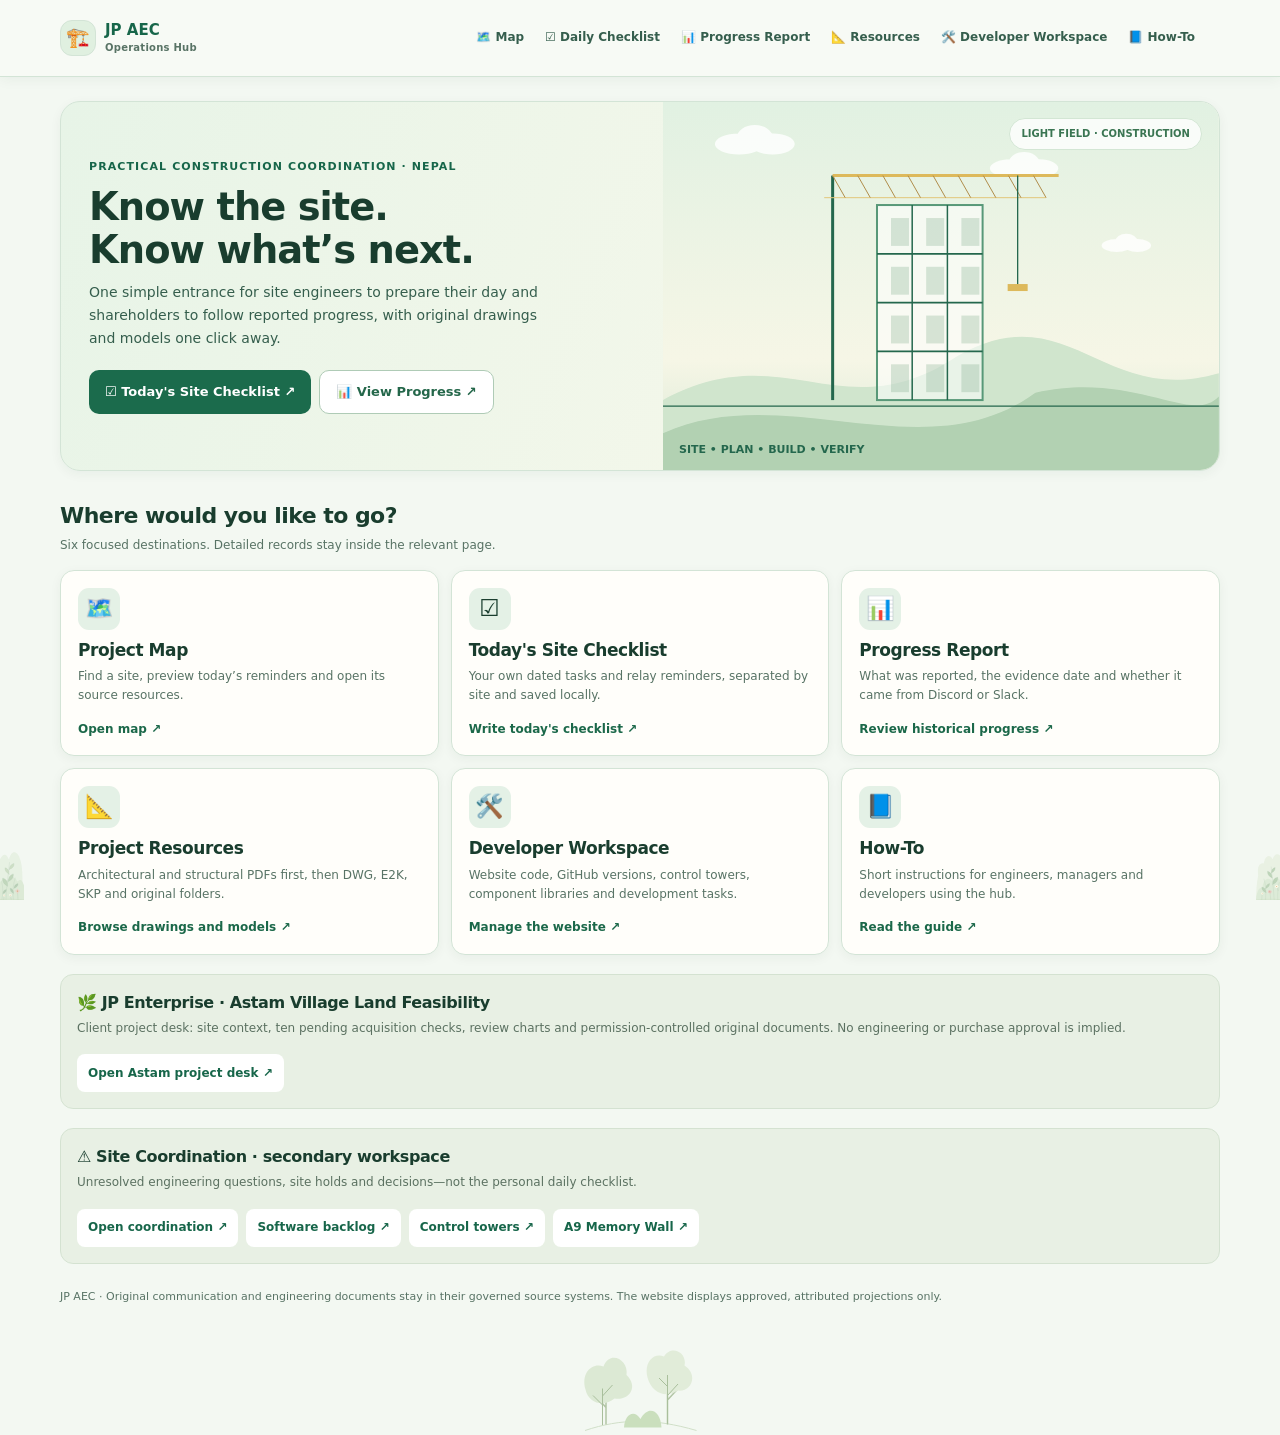
<file: index.html>
<!doctype html><html lang="en"><head><meta charset="utf-8"><meta name="viewport" content="width=device-width,initial-scale=1,viewport-fit=cover"><meta name="theme-color" content="#f1f7ee"><meta name="description" content="JP AEC project map, site checklist, progress reporting, drawings and models, developer workspace and guidance."><title>JP AEC · Projects, Progress & Resources</title>
<style>
:root{--bg:#f3f8f1;--ink:#183b2d;--muted:#536f5c;--green:#1a6b4e;--line:#d7e6d8;--mint:#e4f1e3;--paper:#fffef9;--shadow:0 12px 30px #244e2c0b}*{box-sizing:border-box}html{scroll-behavior:smooth}body{margin:0;background:var(--bg);color:var(--ink);font:14px/1.5 Inter,system-ui,-apple-system,Segoe UI,sans-serif}a{color:var(--green)}a:focus-visible,button:focus-visible{outline:3px solid #dcae49;outline-offset:3px}
.shell{max-width:1150px;margin:auto;padding:12px 18px 60px}.top{display:flex;align-items:center;justify-content:space-between;gap:16px;flex-wrap:wrap;min-height:53px;padding-bottom:10px;border-bottom:1px solid var(--line)}.logo{color:#1a6149;text-decoration:none;font-size:14px;font-weight:900;display:inline-flex;gap:8px;align-items:center}.logo-mark{display:inline-flex;align-items:center;justify-content:center;width:34px;height:34px;border-radius:10px;background:#d5ebdc}.nav{display:flex;gap:5px;flex-wrap:wrap}.nav a{color:#3e6751;text-decoration:none;font-size:12px;font-weight:790;padding:9px 10px;min-height:40px;display:inline-flex;align-items:center;border-radius:8px}.nav a:hover{background:#e5f0e5}
.hero{display:grid;grid-template-columns:minmax(0,1.04fr) minmax(0,.96fr);margin-top:18px;min-height:370px;border:1px solid #cedfcc;border-radius:23px;overflow:hidden;background:linear-gradient(112deg,#e7f4e7,#fbf9ec);box-shadow:var(--shadow)}.hero-copy{padding:34px 28px;display:flex;flex-direction:column;justify-content:center;align-items:flex-start;gap:10px;position:relative;z-index:1}.eyebrow{font-size:11px;letter-spacing:.13em;font-weight:900;color:#408058;text-transform:uppercase}.hero h1{font-size:clamp(35px,5vw,59px);letter-spacing:-.055em;line-height:1.06;margin:0}.hero p{font-size:14px;color:#506e5e;line-height:1.6;max-width:460px;margin:0}.hero-art{position:relative;min-height:285px;overflow:hidden}.hero-art canvas{width:100%;height:100%;display:block}.art-label{position:absolute;top:16px;right:17px;border:1px solid #d3e6d4;border-radius:999px;background:#ffffffcc;color:#3a7552;padding:7px 11px;font-size:10px;font-weight:850}
.choices{display:flex;gap:8px;flex-wrap:wrap;margin-top:10px}.cta{display:inline-flex;align-items:center;justify-content:center;min-height:45px;border-radius:10px;padding:10px 16px;text-decoration:none;font-size:13px;font-weight:850;background:#1b6b4c;color:#fff}.cta.alt{background:#fff;color:#24674a;border:1px solid #afcbb6}.cta:hover{filter:brightness(.95)}
.intro{display:flex;justify-content:space-between;gap:12px;align-items:center;margin:28px 0 12px}.intro h2{font-size:22px;letter-spacing:-.025em;margin:0}.intro p{font-size:12px;color:var(--muted);margin:3px 0}
.grid{display:grid;grid-template-columns:repeat(3,minmax(0,1fr));gap:12px}.card{background:var(--paper);padding:17px;border:1px solid var(--line);border-radius:15px;box-shadow:var(--shadow);display:flex;flex-direction:column;gap:7px;min-height:172px;color:var(--ink);text-decoration:none;transition:transform .18s ease,border-color .18s ease}.card:hover{transform:translateY(-3px);border-color:#90b49e}.card .emoji{display:grid;place-items:center;width:42px;height:42px;border-radius:11px;background:#e4f1e6;font-size:23px}.card h3{font-size:17px;line-height:1.22;margin:3px 0 0}.card p{font-size:12px;line-height:1.55;color:var(--muted);margin:0}.card .go{color:#1b6849;font-size:12px;font-weight:850;margin-top:auto;padding-top:8px}
.secondary{margin-top:19px;background:#e8f0e4;border:1px solid #d4e2d1;border-radius:13px;padding:16px;display:flex;justify-content:space-between;align-items:center;gap:14px;flex-wrap:wrap}.secondary h2{font-size:16px;margin:0}.secondary p{font-size:12px;color:#5b7161;margin:3px 0}.secondary-links{display:flex;gap:8px;flex-wrap:wrap}.secondary-links a{display:inline-flex;min-height:38px;align-items:center;border-radius:8px;background:#fff;padding:8px 11px;color:var(--green);font-size:12px;font-weight:800;text-decoration:none}
.foot{font-size:11px;color:var(--muted);margin-top:24px}
@media(max-width:820px){.hero{grid-template-columns:1fr}.hero-copy{padding:26px 21px}.hero-art{height:240px;min-height:0}.grid{grid-template-columns:repeat(2,minmax(0,1fr))}}
@media(max-width:550px){.shell{padding:11px 11px 40px}.hero h1{font-size:34px}.grid{grid-template-columns:1fr}.card{min-height:138px;padding:15px}.top{align-items:flex-start}.hero-art{height:190px}.hero-copy{padding:20px 16px}.intro{margin-top:22px}}
@media(prefers-reduced-motion:reduce){.card{transition:none}.card:hover{transform:none}}
</style>
<!-- Shared light botanical theme; page-local layout remains below its owner. -->
<link rel="stylesheet" href="assets/css/jp-theme-tokens.css?v=botanical-1">
<link rel="stylesheet" href="assets/css/site-shell.css?v=botanical-1">
<link rel="stylesheet" href="assets/css/jp-botanical.css?v=botanical-1">
</head><body data-jp-site="1"><main class="shell">
<header class="top"><a class="logo" href="./"><span class="logo-mark">🏗️</span> JP AEC · Operations Hub</a><nav class="nav" aria-label="Main site navigation"><a href="map.html">🗺️ Map</a><a href="site-operations.html">☑️ Checklist</a><a href="site-operations/history.html">📊 Progress</a><a href="resources/">📐 Resources</a><a href="workspace/">🛠️ Developer</a><a href="guide/">📘 How-To</a></nav></header>
<section class="hero" aria-label="Welcome to JP AEC"><div class="hero-copy"><div class="eyebrow">Practical construction coordination · Nepal</div><h1>Know the site.<br>Know what’s next.</h1><p>One simple entrance for site engineers to prepare their day and shareholders to follow reported progress, with original drawings and models one click away.</p><div class="choices"><a class="cta" href="site-operations.html">☑️ Today's Site Checklist ↗</a><a class="cta alt" href="site-operations/history.html">📊 View Progress ↗</a></div></div><div class="hero-art"><canvas id="field-hero-canvas" role="img" aria-label="Animated light-green construction landscape and structural frame illustration"></canvas><span class="art-label">LIGHT FIELD · CONSTRUCTION</span></div></section>
<section aria-labelledby="destinations-title"><div class="intro"><div><h2 id="destinations-title">Where would you like to go?</h2><p>Six focused destinations. Detailed records stay inside the relevant page.</p></div></div><div class="grid">
<a class="card" href="map.html"><span class="emoji">🗺️</span><h3>Project Map</h3><p>Find a site, preview today’s reminders and open its source resources.</p><span class="go">Open map ↗</span></a>
<a class="card" href="site-operations.html"><span class="emoji">☑️</span><h3>Today's Site Checklist</h3><p>Your own dated tasks and relay reminders, separated by site and saved locally.</p><span class="go">Write today's checklist ↗</span></a>
<a class="card" href="site-operations/history.html"><span class="emoji">📊</span><h3>Progress Report</h3><p>What was reported, the evidence date and whether it came from Discord or Slack.</p><span class="go">Review historical progress ↗</span></a>
<a class="card" href="resources/"><span class="emoji">📐</span><h3>Project Resources</h3><p>Architectural and structural PDFs first, then DWG, E2K, SKP and original folders.</p><span class="go">Browse drawings and models ↗</span></a>
<a class="card" href="workspace/"><span class="emoji">🛠️</span><h3>Developer Workspace</h3><p>Website code, GitHub versions, control towers, component libraries and development tasks.</p><span class="go">Manage the website ↗</span></a>
<a class="card" href="guide/"><span class="emoji">📘</span><h3>How-To</h3><p>Short instructions for engineers, managers and developers using the hub.</p><span class="go">Read the guide ↗</span></a></div></section>
<section class="secondary" id="jp-enterprise-astam"><div><h2>🌿 JP Enterprise · Astam Village Land Feasibility</h2><p>Client project desk: site context, ten pending acquisition checks, review charts and permission-controlled original documents. No engineering or purchase approval is implied.</p></div><div class="secondary-links"><a href="feasibility/">Open Astam project desk ↗</a></div></section>
<section class="secondary"><div><h2>⚠️ Site Coordination · secondary workspace</h2><p>Unresolved engineering questions, site holds and decisions—not the personal daily checklist.</p></div><div class="secondary-links"><a href="site-operations/coordination.html">Open coordination ↗</a><a href="pending/">Software backlog ↗</a><a href="controls/">Control towers ↗</a><a href="controls/memory-wall.html">A9 Memory Wall ↗</a></div></section>
<footer class="foot">JP AEC · Original communication and engineering documents stay in their governed source systems. The website displays approved, attributed projections only.</footer></main><script defer src="assets/js/hero-field.js"></script><script src="assets/js/site-shell.js?v=botanical-1"></script></body></html>
</file>
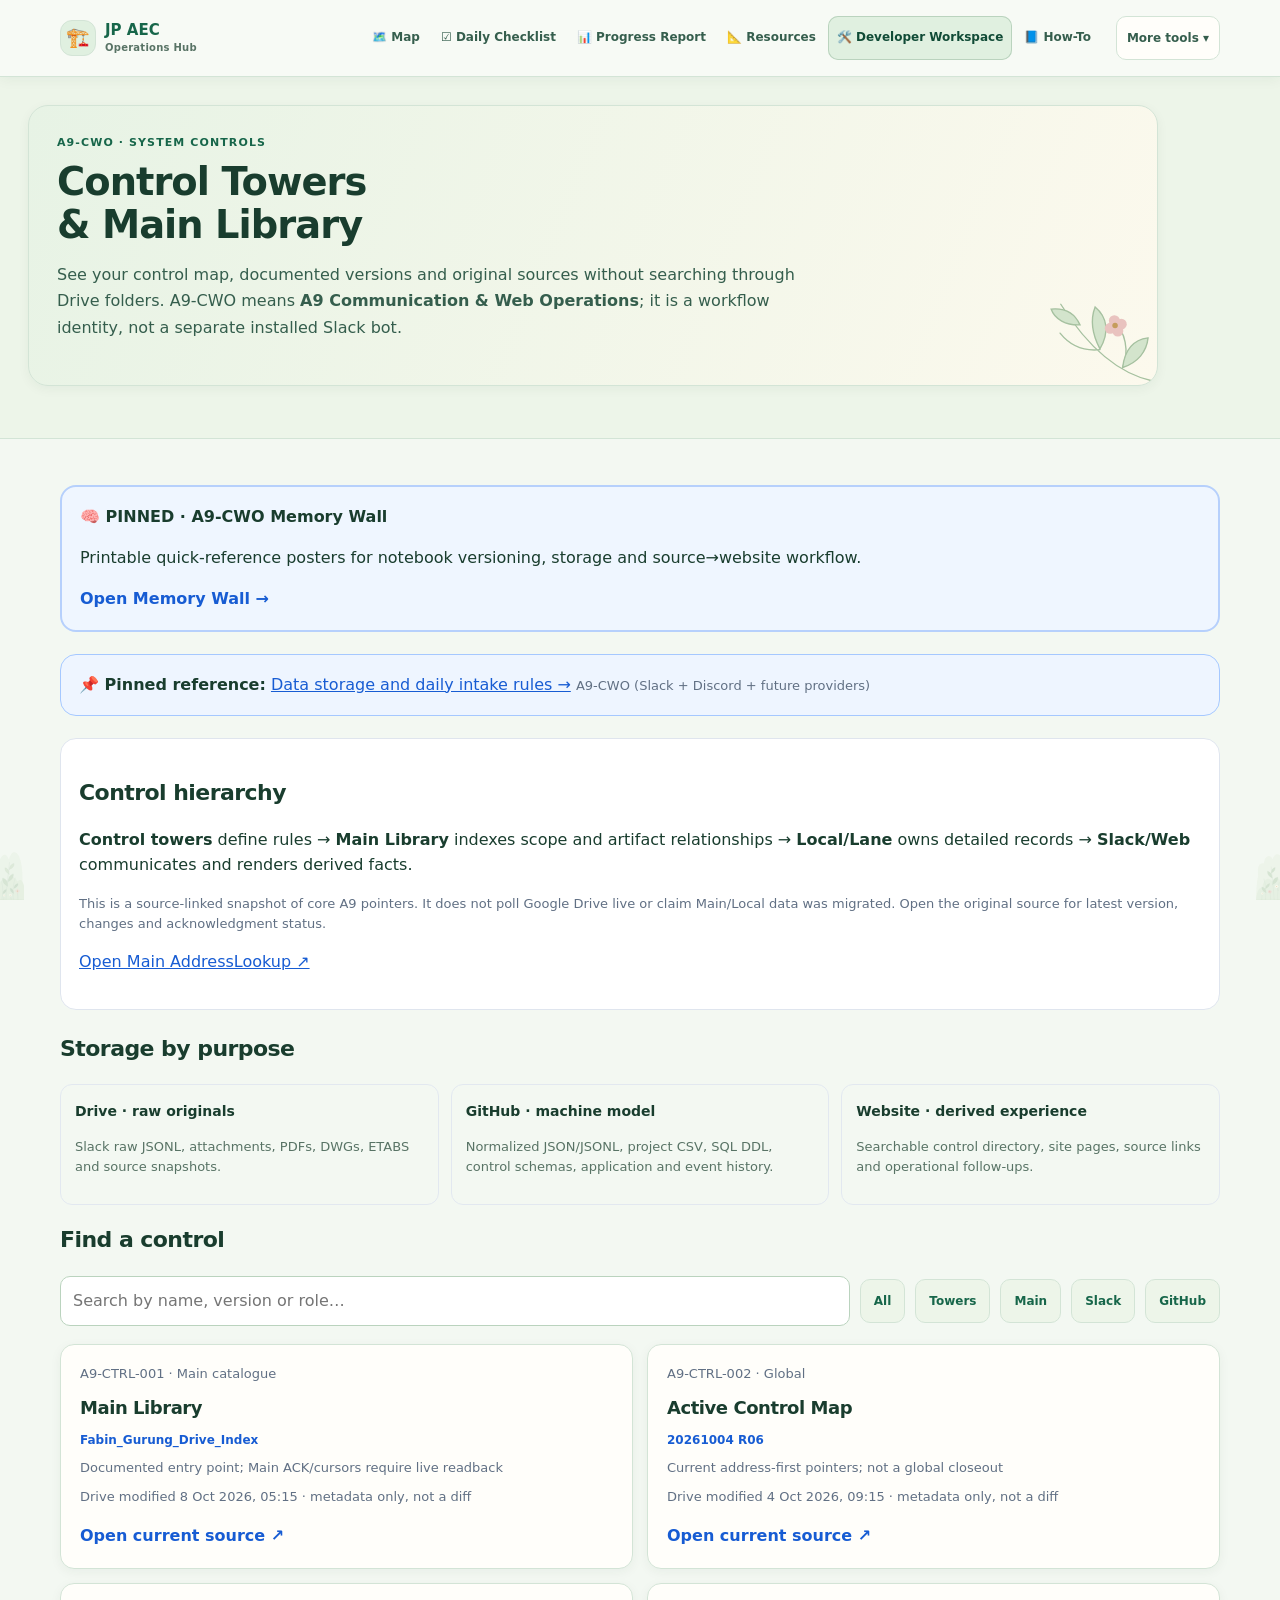
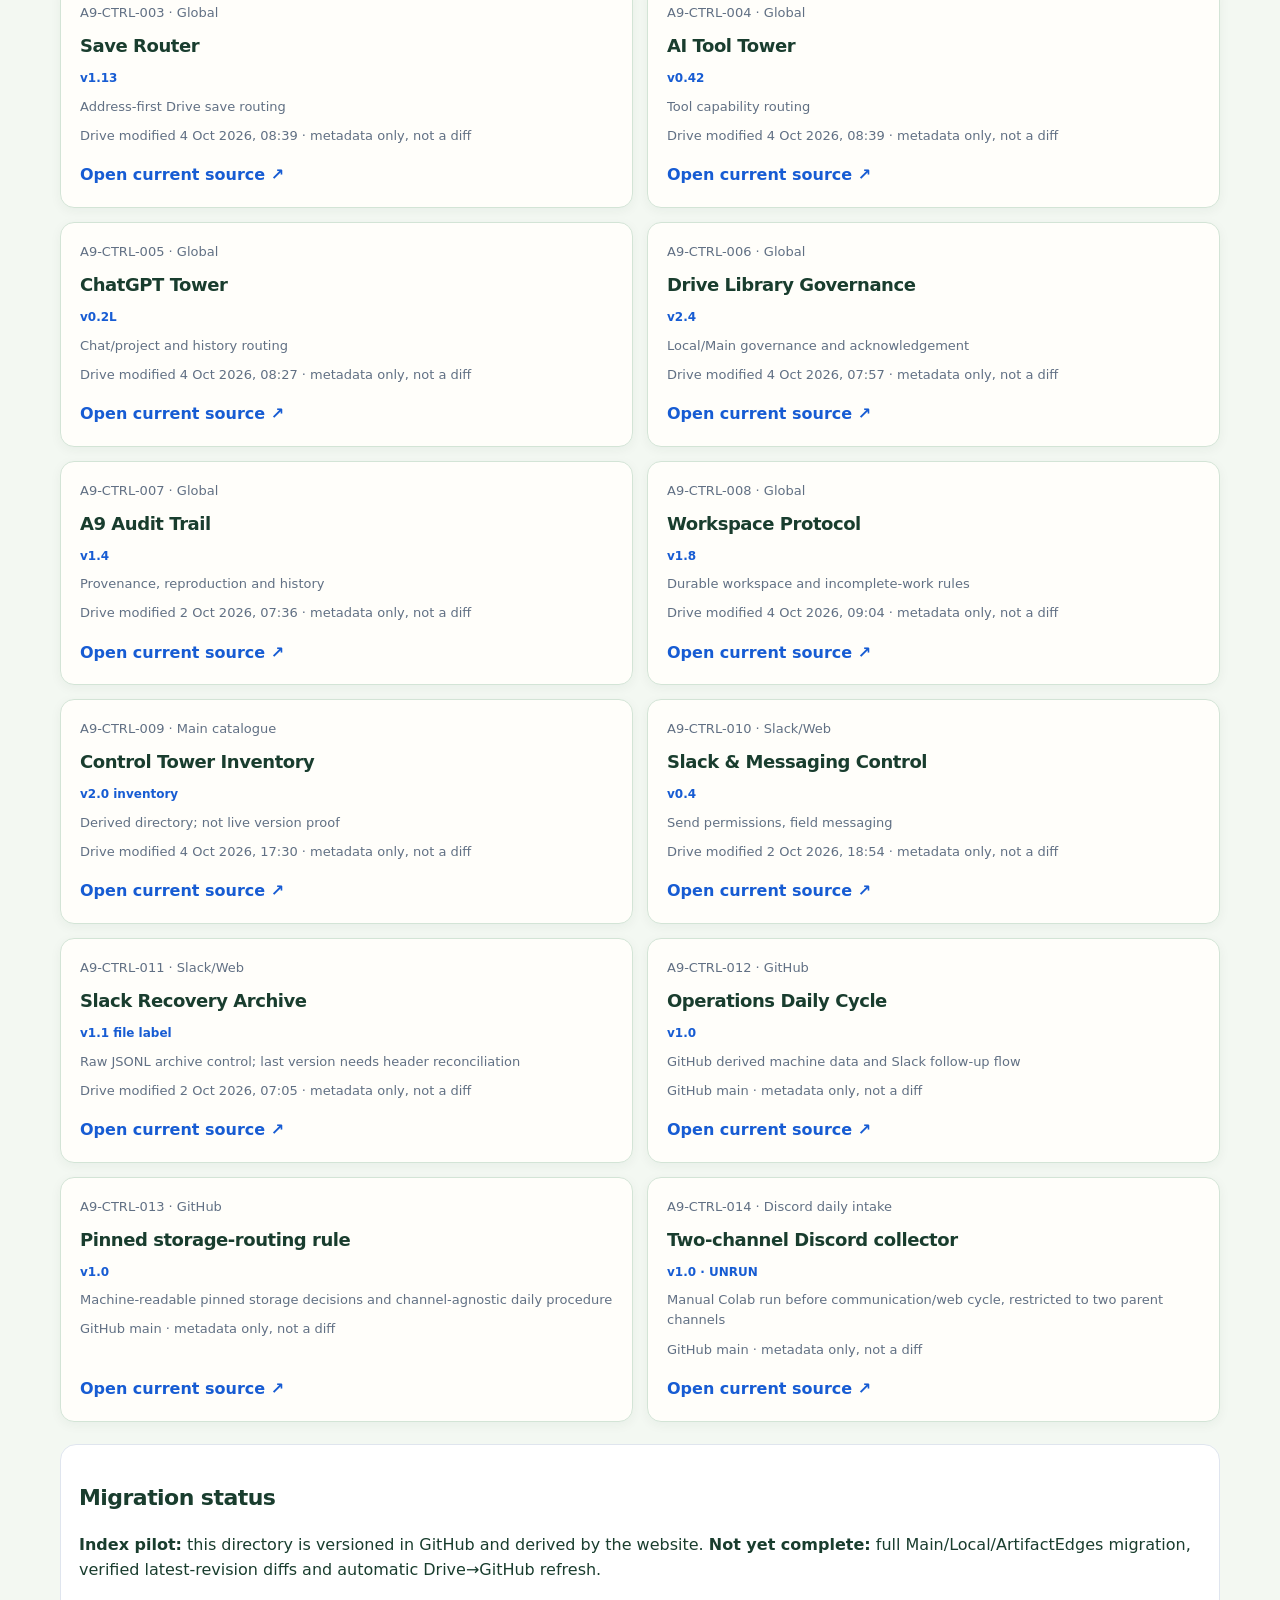
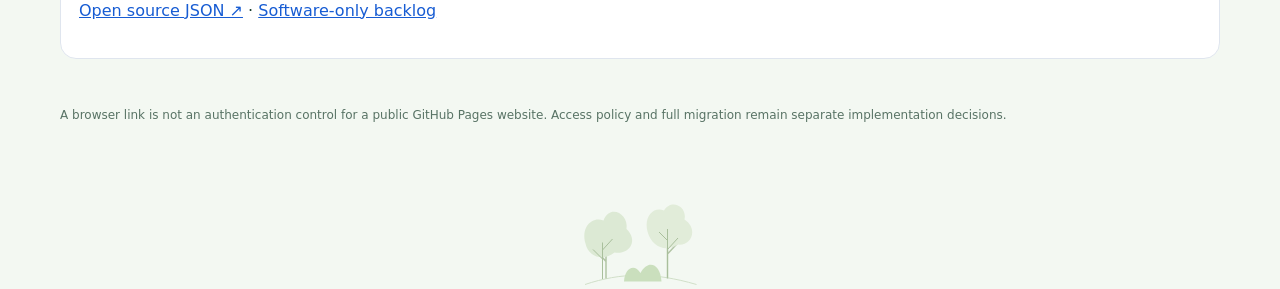
<file: controls/index.html>
<!doctype html><html lang="en"><head><meta charset="utf-8"><meta name="viewport" content="width=device-width,initial-scale=1,viewport-fit=cover"><title>Control Towers & Main Library — A9-CWO</title><style>
:root{font-family:Inter,system-ui,Arial,sans-serif;color:#162137;background:#f5f7fa}*{box-sizing:border-box}body{margin:0}a{color:#175cd3}.shell{max-width:1130px;margin:auto;padding:0 20px}.nav{display:flex;flex-wrap:wrap;gap:16px;justify-content:space-between;padding:16px 0}.nav a{text-decoration:none;font-size:13px;font-weight:750}.top{background:#102a52;color:#fff}.hero{padding:40px 0 44px}.kicker{color:#a9caff;letter-spacing:.12em;text-transform:uppercase;font-size:11px;font-weight:850}h1{font-size:clamp(32px,6vw,54px);line-height:1.06;margin:9px 0}.lead{max-width:760px;color:#d9e5fa;font-size:16px}h2{font-size:22px}.panel{background:white;border:1px solid #dfe5ee;border-radius:16px;padding:18px;margin:22px 0}.grid{display:grid;grid-template-columns:repeat(2,minmax(0,1fr));gap:14px}.card{display:flex;flex-direction:column;gap:9px;background:#fff;border:1px solid #dfe5ee;border-radius:16px;padding:19px;min-width:0}.card h3{margin:0;font-size:18px}.small{color:#617084;font-size:13px}.version{font-weight:800;color:#175cd3;font-size:12px}.link{margin-top:auto;padding-top:8px;font-weight:750;text-decoration:none}.search{padding:12px;border:1px solid #cad3df;border-radius:10px;font:inherit;min-width:230px;flex:1}.tools{display:flex;align-items:center;flex-wrap:wrap;gap:10px;margin-bottom:18px}.chip{border:1px solid #cbd5e1;border-radius:999px;background:#fff;padding:9px 13px;font-size:12px;cursor:pointer;font-weight:800}.chip[aria-pressed=true]{background:#175cd3;border-color:#175cd3;color:white}.route{display:grid;grid-template-columns:repeat(3,minmax(0,1fr));gap:12px}.route div{border:1px solid #e2e8f0;border-radius:12px;padding:14px}.route b{font-size:14px}.route p{font-size:13px;color:#64748b}.foot{font-size:12px;color:#6b7280;padding:25px 0 35px}@media(max-width:740px){.grid,.route{grid-template-columns:1fr}.shell{padding:0 13px}}</style>
<!-- Shared light botanical theme; page-local layout remains below its owner. -->
<link rel="stylesheet" href="../assets/css/jp-theme-tokens.css?v=botanical-1">
<link rel="stylesheet" href="../assets/css/site-shell.css?v=botanical-1">
<link rel="stylesheet" href="../assets/css/jp-botanical.css?v=botanical-1">
</head>
<body data-jp-site="1"><div class="shell nav"><a href="../">← JP AEC Operations</a><span><a href="../workspace/">Developer Workspace</a> · <a href="../workspace/backlog/">Software Backlog</a> · <a href="https://github.com/FabinGurung/JP_Communication-Command-Centre-and-Resource-Hub/actions" target="_blank" rel="noopener noreferrer">Release QA</a></span></div>
<header class="top"><div class="shell hero"><div class="kicker">A9-CWO · System controls</div><h1>Control Towers<br>&amp; Main Library</h1><p class="lead">See your control map, documented versions and original sources without searching through Drive folders. A9-CWO means <b>A9 Communication & Web Operations</b>; it is a workflow identity, not a separate installed Slack bot.</p></div></header>
<main class="shell"><div class="panel" style="border:2px solid #b6d0fc;background:#eff6ff"><strong>🧠 PINNED · A9-CWO Memory Wall</strong><p>Printable quick-reference posters for notebook versioning, storage and source→website workflow.</p><a class="link" href="memory-wall.html">Open Memory Wall →</a></div><div class="panel" style="border-color:#a5c8ff;background:#eef5ff"><strong>📌 Pinned reference:</strong> <a href="storage.html">Data storage and daily intake rules →</a> <span class="small">A9-CWO (Slack + Discord + future providers)</span></div><div class="panel"><h2>Control hierarchy</h2><p><b>Control towers</b> define rules → <b>Main Library</b> indexes scope and artifact relationships → <b>Local/Lane</b> owns detailed records → <b>Slack/Web</b> communicates and renders derived facts.</p><p class="small">This is a source-linked snapshot of core A9 pointers. It does not poll Google Drive live or claim Main/Local data was migrated. Open the original source for latest version, changes and acknowledgment status.</p><p><a href="https://docs.google.com/spreadsheets/d/18NE0GIbw0lDDlrIcflGS3_VccDZ2LZn1FoPbebSc71o/edit#gid=2100000013" target="_blank" rel="noopener">Open Main AddressLookup ↗</a></p></div>
<h2>Storage by purpose</h2><div class="route"><div><b>Drive · raw originals</b><p>Slack raw JSONL, attachments, PDFs, DWGs, ETABS and source snapshots.</p></div><div><b>GitHub · machine model</b><p>Normalized JSON/JSONL, project CSV, SQL DDL, control schemas, application and event history.</p></div><div><b>Website · derived experience</b><p>Searchable control directory, site pages, source links and operational follow-ups.</p></div></div>
<h2>Find a control</h2><div class="tools"><input class="search" id="q" type="search" placeholder="Search by name, version or role…" aria-label="Find a control"><button class="chip" data-g="ALL" aria-pressed="true">All</button><button class="chip" data-g="CONTROL" aria-pressed="false">Towers</button><button class="chip" data-g="MAIN" aria-pressed="false">Main</button><button class="chip" data-g="SLACK" aria-pressed="false">Slack</button><button class="chip" data-g="GITHUB" aria-pressed="false">GitHub</button></div><div class="grid" id="grid" aria-live="polite"></div>
<div class="panel"><h2>Migration status</h2><p><b>Index pilot:</b> this directory is versioned in GitHub and derived by the website. <b>Not yet complete:</b> full Main/Local/ArtifactEdges migration, verified latest-revision diffs and automatic Drive→GitHub refresh.</p><p><a href="../ops/control/control-tower-directory.json">Open source JSON ↗</a> · <a href="../workspace/backlog/">Software-only backlog</a></p></div><div class="foot">A browser link is not an authentication control for a public GitHub Pages website. Access policy and full migration remain separate implementation decisions.</div></main>
<script>
const esc=s=>String(s??"").replaceAll("&","&amp;").replaceAll("<","&lt;").replaceAll(">","&gt;").replaceAll('"',"&quot;");
let all=[],group="ALL"; const grid=document.getElementById("grid");
function draw(){const q=document.getElementById("q").value.toLowerCase();const filtered=all.filter(x=>(group==="ALL"||x.group===group)&&[x.name,x.version,x.note,x.section].join(" ").toLowerCase().includes(q));grid.innerHTML=filtered.length?filtered.map(x=>'<article class="card"><div class="small">'+esc(x.id)+' · '+esc(x.section)+'</div><h3>'+esc(x.name)+'</h3><span class="version">'+esc(x.version)+'</span><div class="small">'+esc(x.note)+'</div><div class="small">'+(x.source_modified_at?'Drive modified '+new Intl.DateTimeFormat('en-GB',{dateStyle:'medium',timeStyle:'short',timeZone:'Asia/Kathmandu'}).format(new Date(x.source_modified_at)):'GitHub main')+' · metadata only, not a diff</div><a class="link" href="'+esc(x.url)+'" target="_blank" rel="noopener">Open current source ↗</a></article>').join(""):'<div class="panel">No matching control.</div>'}
document.getElementById("q").addEventListener("input",draw);document.querySelectorAll("[data-g]").forEach(b=>b.addEventListener("click",()=>{group=b.dataset.g;document.querySelectorAll("[data-g]").forEach(x=>x.setAttribute("aria-pressed",String(x===b)));draw()}));
fetch("../ops/control/control-tower-directory.json",{cache:"no-store"}).then(x=>{if(!x.ok)throw Error("Missing control directory");return x.json()}).then(d=>{all=d.records;draw()}).catch(e=>{grid.innerHTML='<div class="panel">'+esc(e.message)+'</div>'});
</script><script src="../assets/js/site-shell.js?v=botanical-1"></script></body></html>
</file>
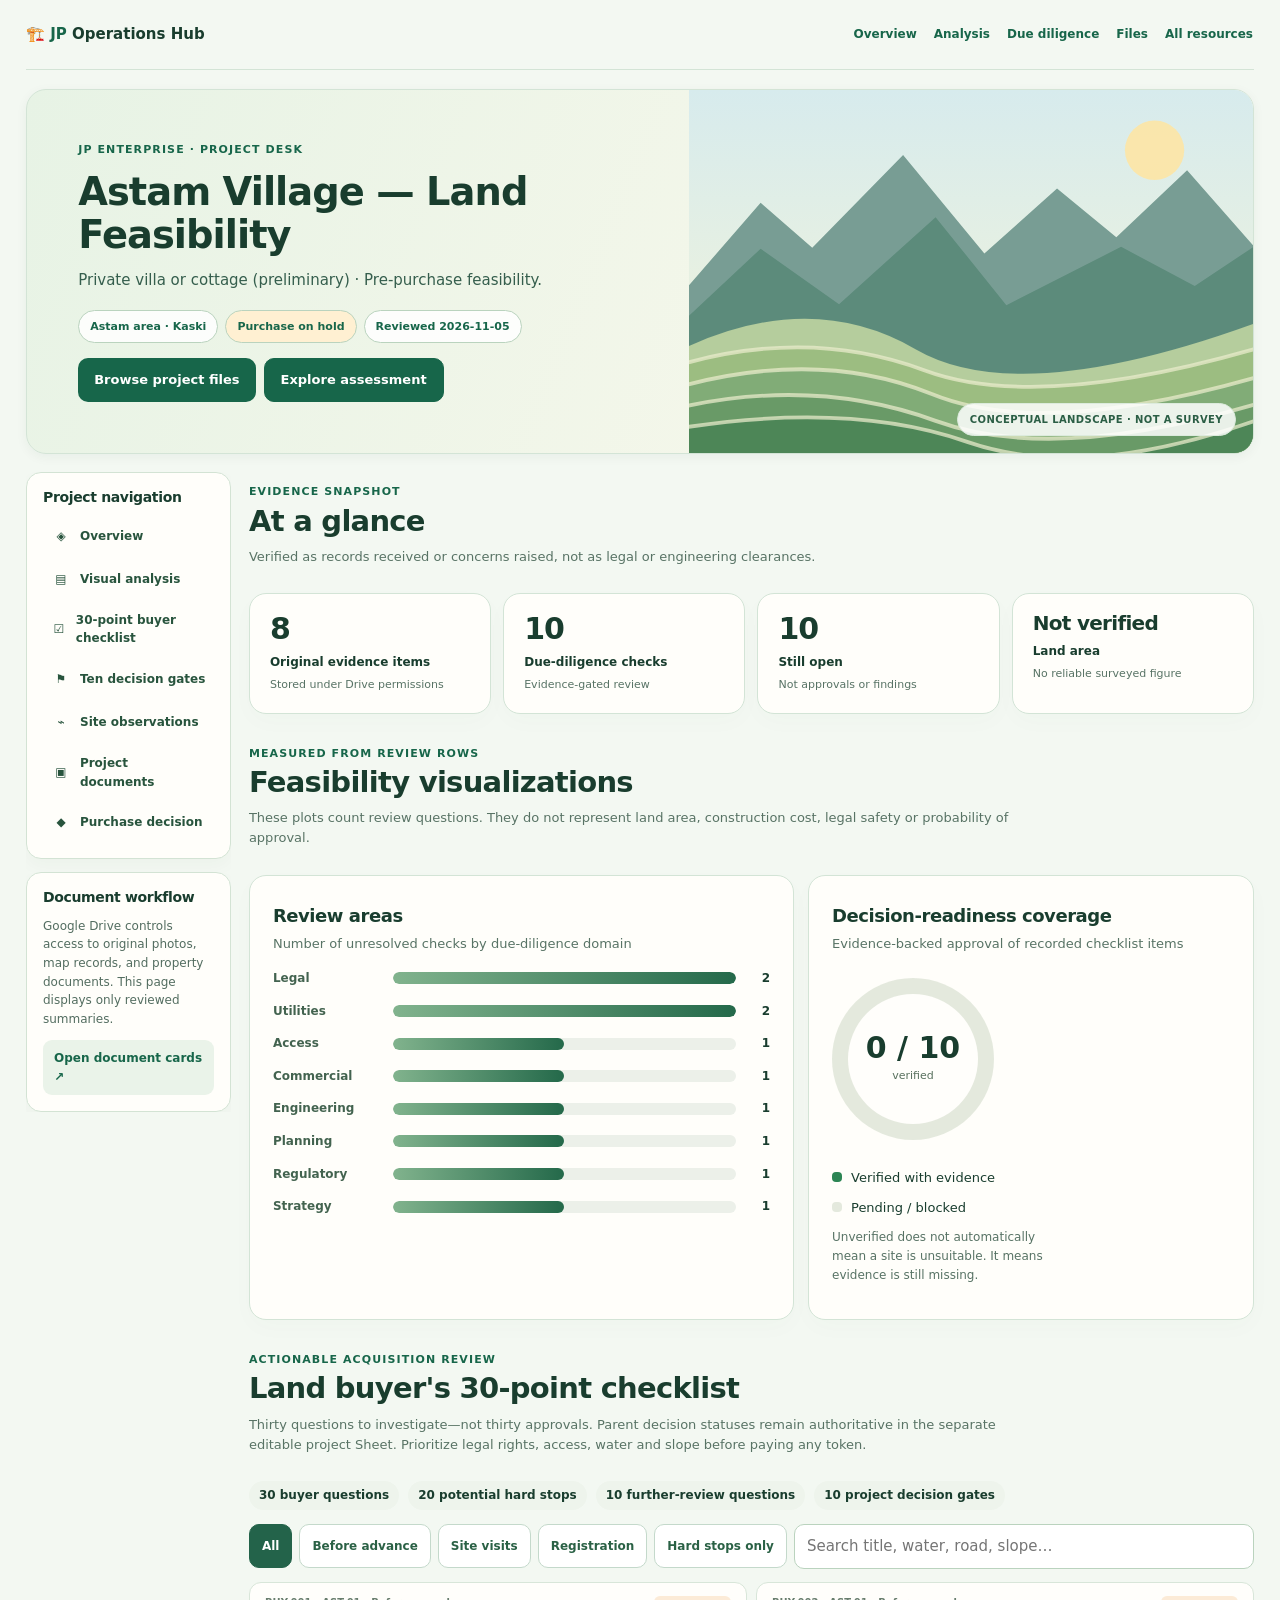
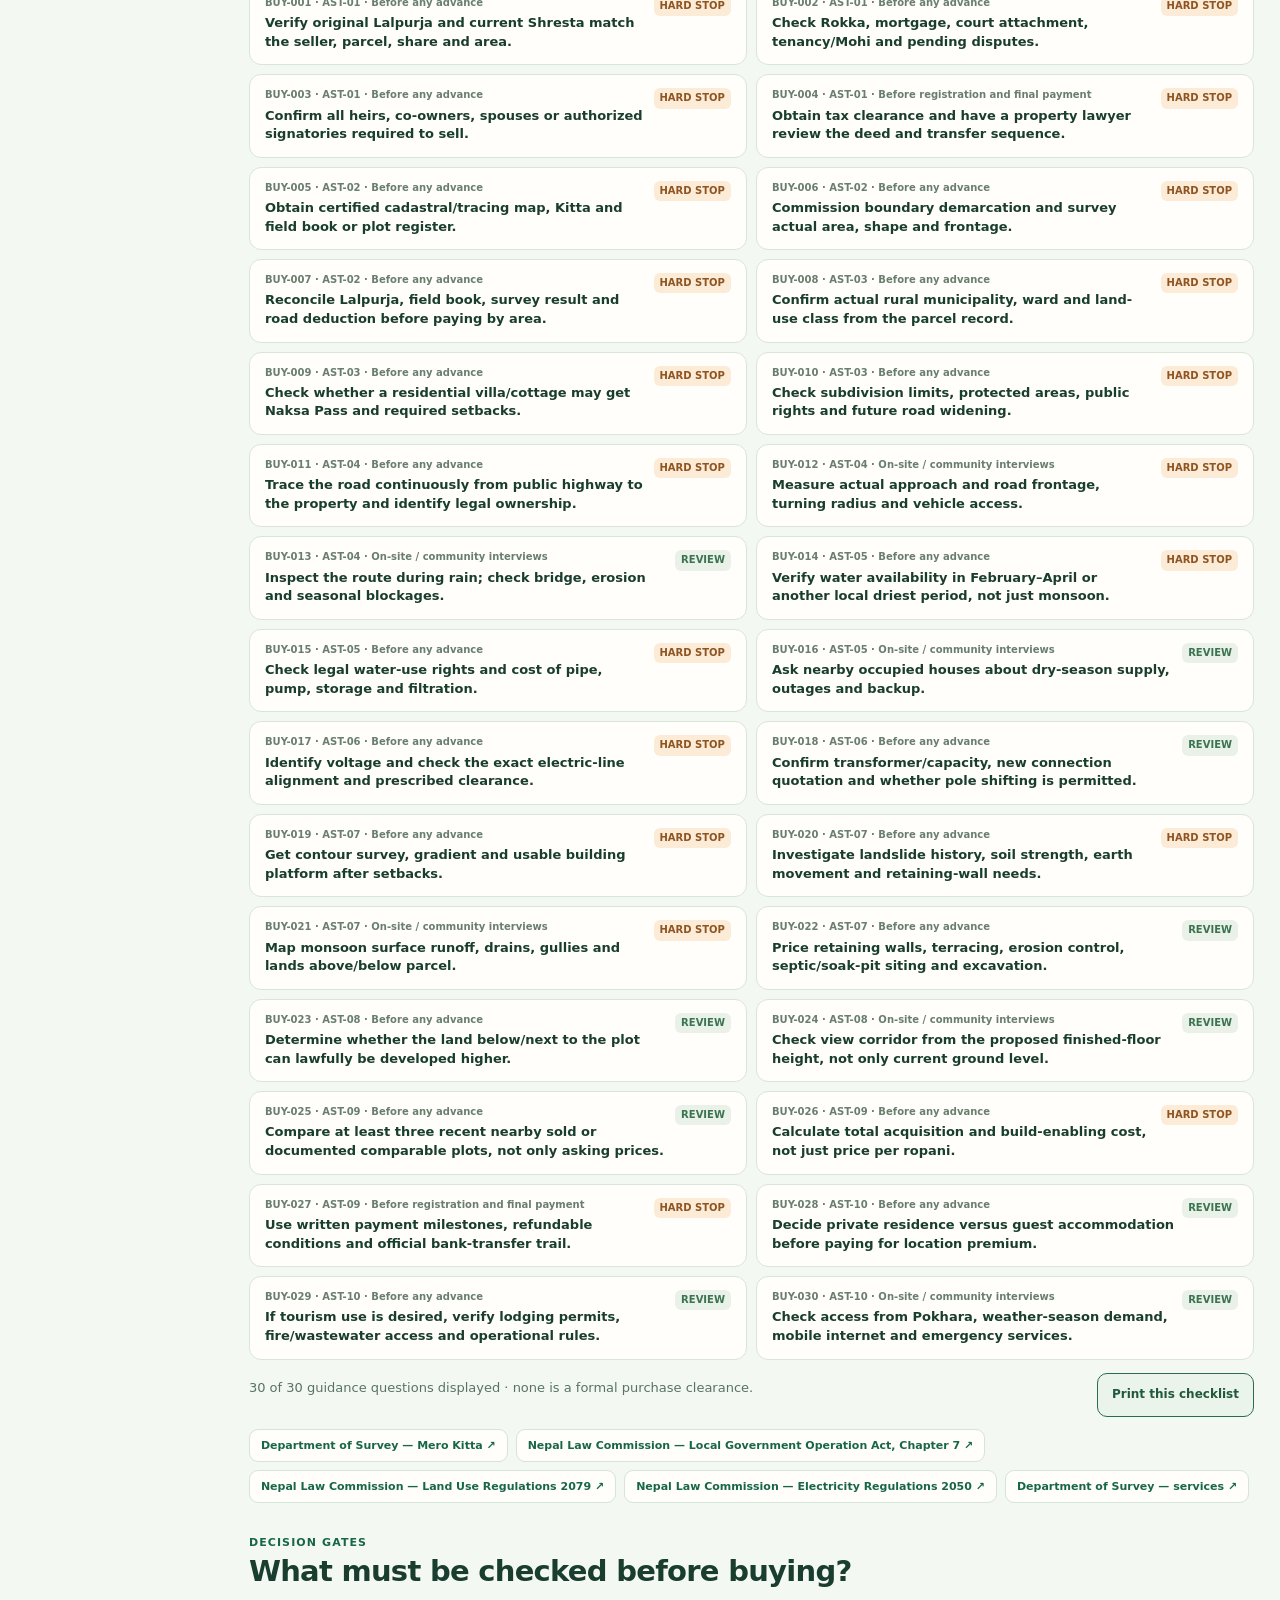
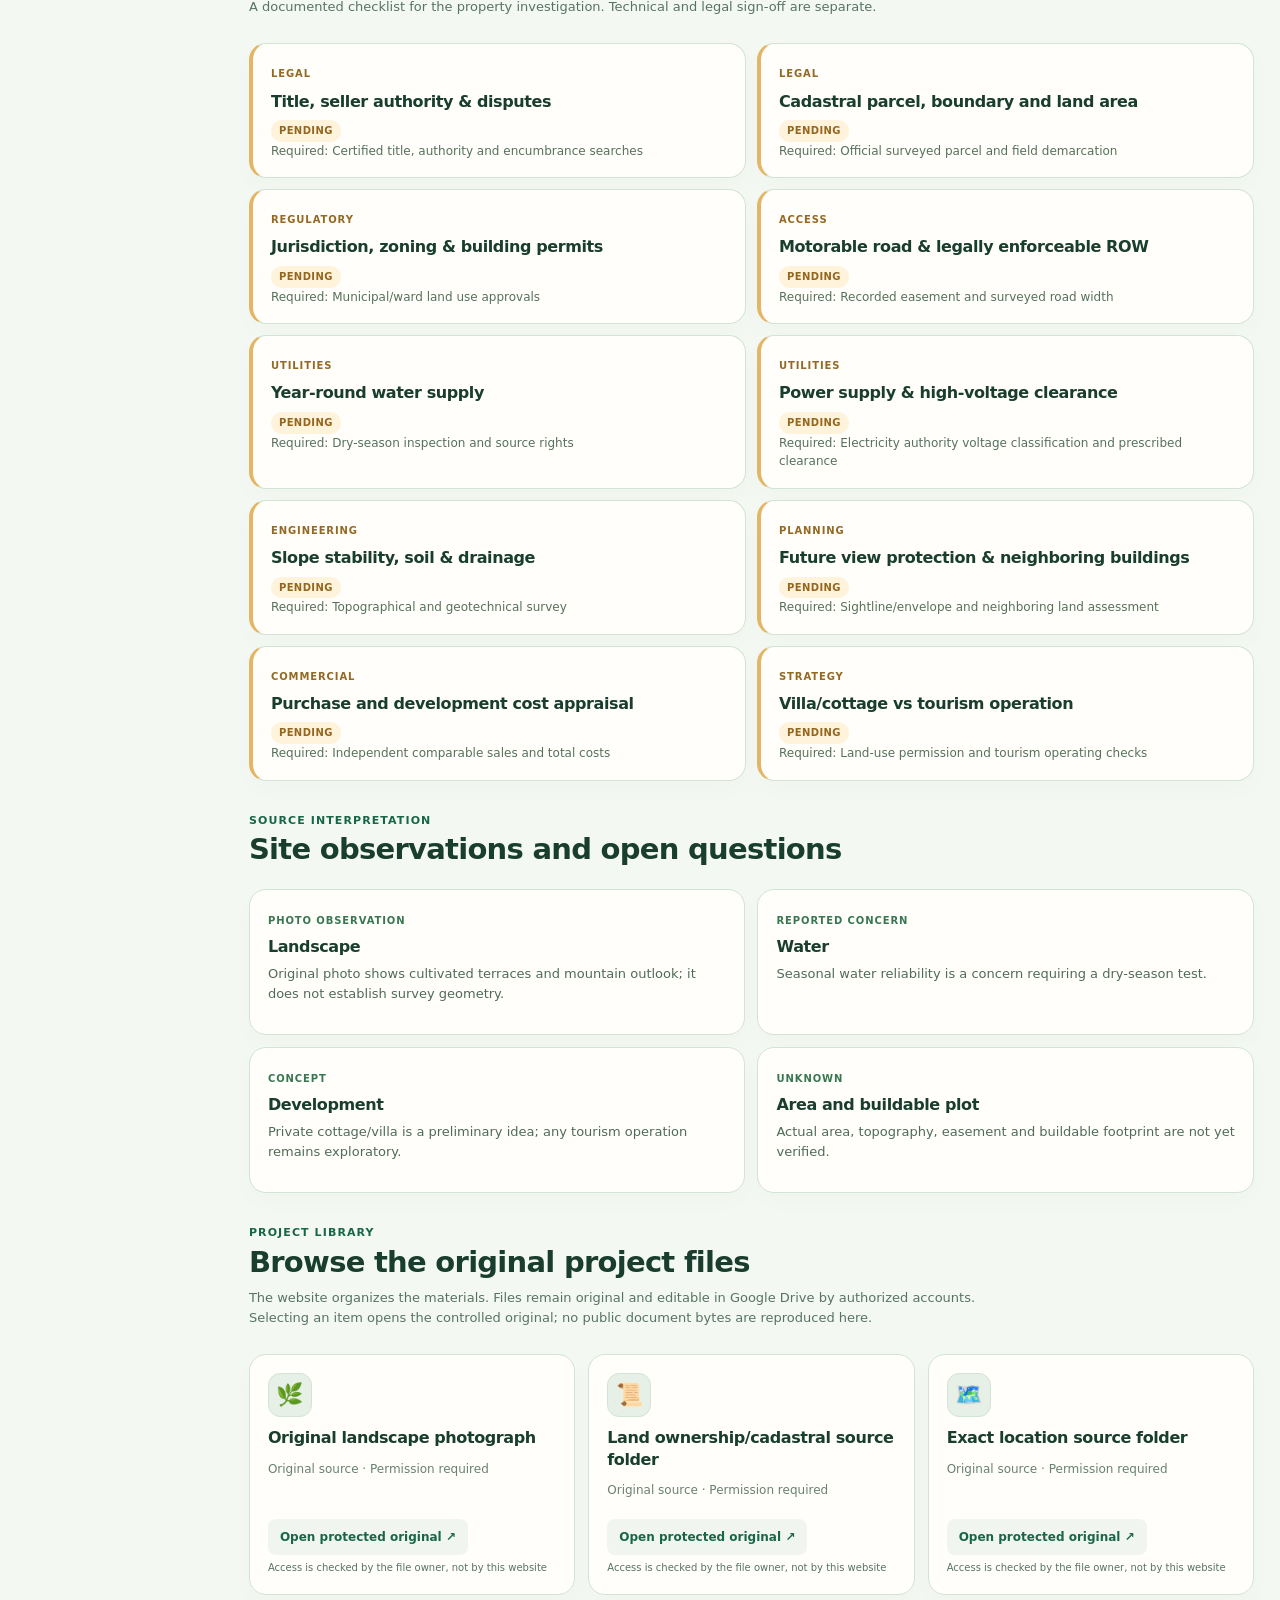
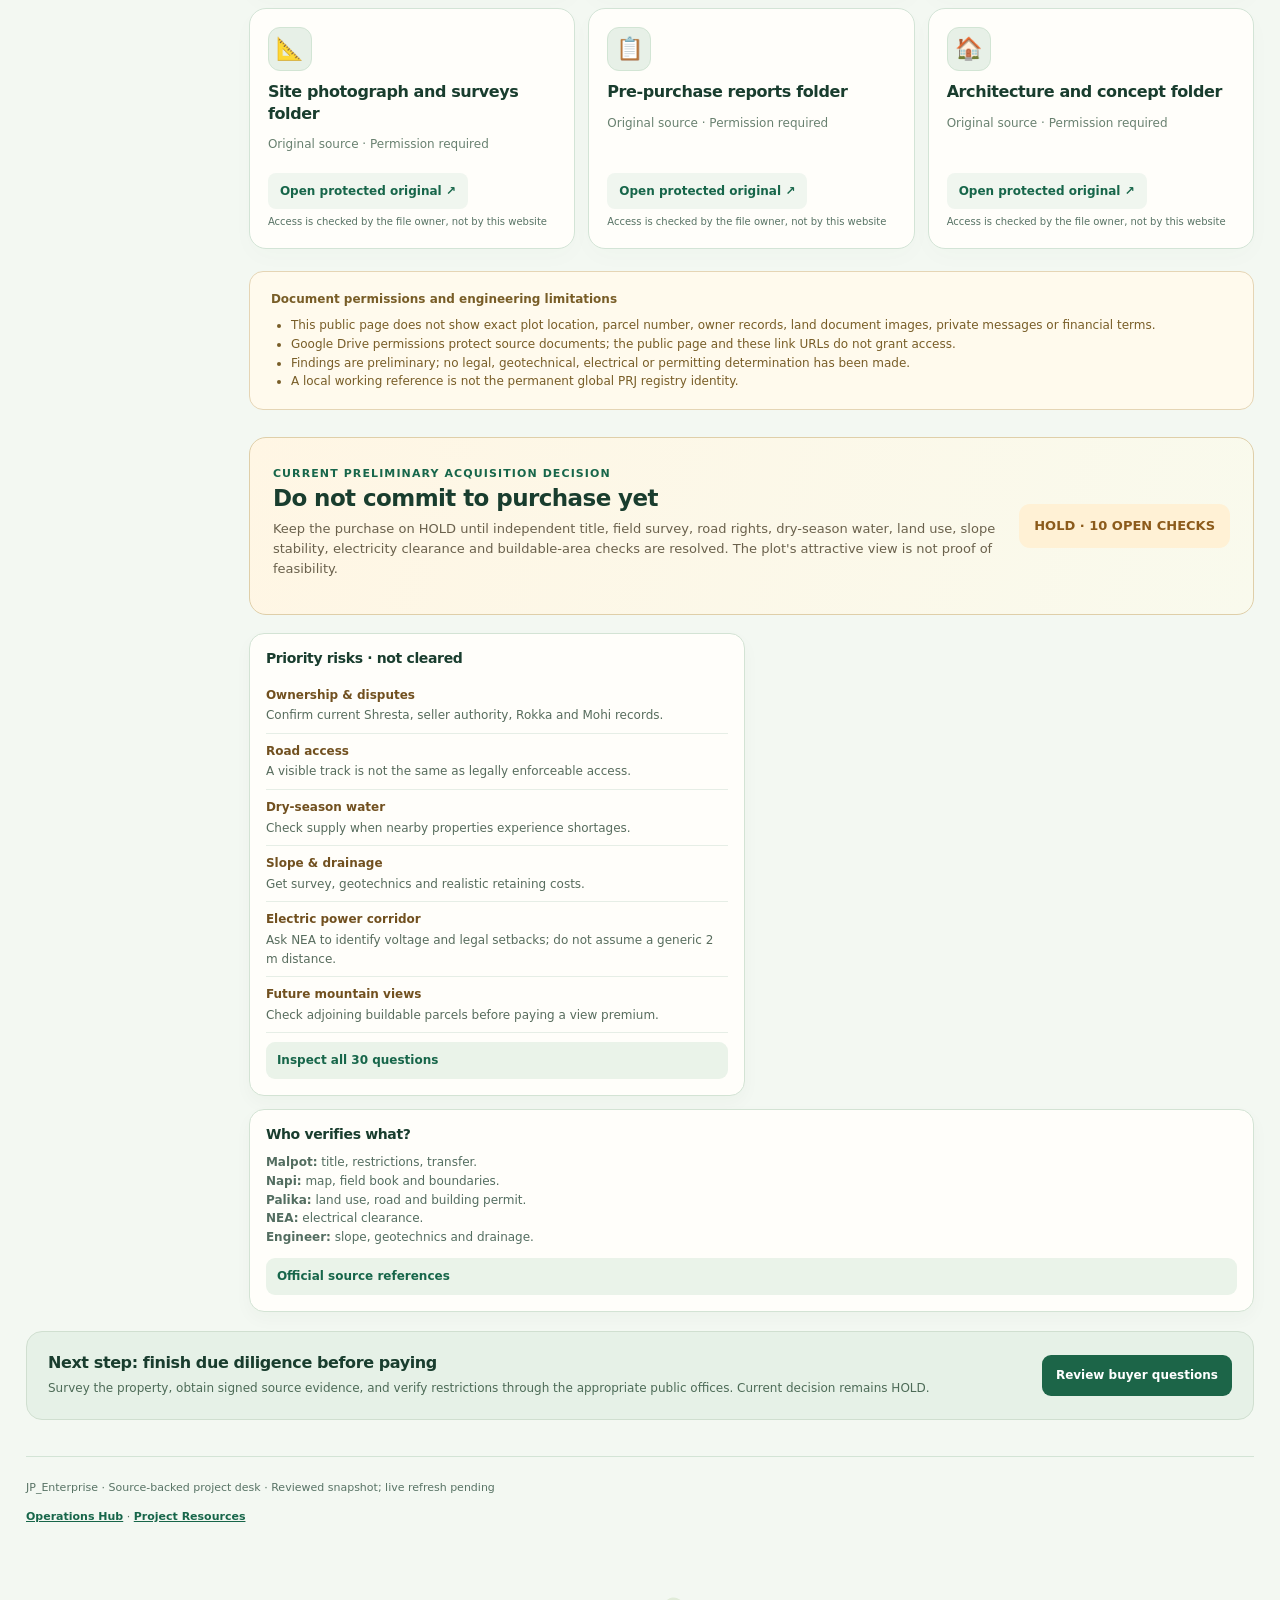
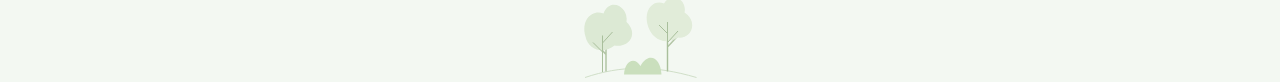
<file: feasibility/index.html>
<!doctype html>
<html lang="en"><head>
<meta charset="utf-8"><meta name="viewport" content="width=device-width,initial-scale=1,viewport-fit=cover">
<meta name="theme-color" content="#f2f7f2">
<meta name="description" content="Astam Village project overview, evidence status, due diligence visualizations and permission-controlled project document access — JP Enterprise.">
<title>Astam Village | JP Enterprise — Project Desk</title>
<link rel="stylesheet" href="../assets/css/jp-theme-tokens.css">
<link rel="stylesheet" href="../assets/css/site-shell.css">
<link rel="stylesheet" href="../assets/css/jp-botanical.css">
<style>
:root{--ink:#18382f;--green:#18583e;--forest:#265e45;--sea:#e7f1e8;--bg:#f4f7f2;--muted:#536c5b;--line:#d6e4d7;--warm:#faeed6;--amber:#aa7727;--paper:#fffefb}
*{box-sizing:border-box}html{scroll-behavior:smooth}body{margin:0;background:var(--bg);color:var(--ink);font:15px/1.52 system-ui,-apple-system,Segoe UI,sans-serif}
a{color:var(--green)}a:focus-visible,button:focus-visible{outline:3px solid #e9b85b;outline-offset:3px}button{font:inherit}
.wrap{width:min(1160px,100%);margin:auto;padding:0 22px 72px}
.top{min-height:70px;border-bottom:1px solid var(--line);display:flex;align-items:center;justify-content:space-between;gap:20px;flex-wrap:wrap}
.brand{font-weight:850;font-size:15px;text-decoration:none;color:var(--ink)}.brand b{color:var(--green)}
nav{display:flex;gap:15px;align-items:center;flex-wrap:wrap}nav a{font-weight:750;font-size:12px;text-decoration:none;color:var(--green);padding:12px 1px}
.hero{display:grid;grid-template-columns:1.08fr .92fr;min-height:385px;margin:28px 0 22px;border:1px solid #cedfce;border-radius:25px;overflow:hidden;background:linear-gradient(112deg,#e4f2e3 0%,#fffcf1 100%);box-shadow:0 14px 48px #38684c0b}
.hero-copy{padding:clamp(25px,4vw,52px);display:flex;align-items:flex-start;justify-content:center;flex-direction:column}
.kicker,.eyebrow{font-size:11px;font-weight:870;text-transform:uppercase;letter-spacing:.12em;color:#3c7a53}
h1{font-size:clamp(35px,5.1vw,58px);line-height:1.09;letter-spacing:-.052em;margin:12px 0 12px;max-width:620px}h2{font-size:clamp(22px,3vw,29px);line-height:1.25;letter-spacing:-.025em;margin:0 0 8px}h3{font-size:16px;line-height:1.35;margin:5px 0 6px}
p{margin:0 0 12px}.lede{font-size:15px;color:#4f6855;max-width:570px}
.tags{display:flex;gap:7px;flex-wrap:wrap;margin:5px 0 15px}.tag{font-weight:760;font-size:11px;padding:7px 11px;border-radius:30px;background:#ffffffdc;border:1px solid #cedeca;color:#45674d}.tag.hold{background:#fff0d2;border-color:#ecd3a1;color:#8c5d1d}
.acts{display:flex;gap:8px;flex-wrap:wrap}.btn{background:var(--green);color:white;text-decoration:none;font-size:13px;font-weight:800;padding:11px 16px;min-height:45px;display:inline-flex;align-items:center;border-radius:11px}.btn.alt{color:var(--green);background:white;border:1px solid #bdd7c2}
.art{position:relative;min-height:250px;overflow:hidden;background:linear-gradient(180deg,#e5f1ed,#c9e5d5 62%,#95bb96);display:flex;align-items:center;justify-content:center}.art svg{width:100%;height:100%;object-fit:cover}
.art-note{position:absolute;bottom:17px;right:17px;background:#ffffffd9;color:#2b5e45;border:1px solid #dcebdd;border-radius:25px;padding:8px 12px;font-size:10px;font-weight:800;letter-spacing:.04em}
.section{margin-top:31px}.section-heading{display:flex;align-items:flex-start;justify-content:space-between;gap:12px;flex-wrap:wrap;margin-bottom:14px}.subtitle{color:var(--muted);font-size:13px;max-width:790px}
.kpis{display:grid;grid-template-columns:repeat(4,minmax(0,1fr));gap:12px}.kpi,.panel,.file,.check,.observation{border:1px solid var(--line);background:var(--paper);border-radius:17px;box-shadow:0 8px 25px #1f4f3005}
.kpi{padding:18px 20px}.kpi strong{display:block;font-size:30px;line-height:1.1;letter-spacing:-.035em;font-variant-numeric:tabular-nums}.kpi span{display:block;font-weight:750;font-size:12px;margin-top:8px}.kpi small{font-size:11px;color:var(--muted)}.kpi .muted{font-size:20px}
.plot-layout{display:grid;grid-template-columns:1.1fr .9fr;gap:14px}.panel{padding:23px}.panel h3{font-size:18px}.chart-list{margin-top:15px;display:grid;gap:14px}.chart-row{display:grid;grid-template-columns:110px 1fr 24px;gap:10px;align-items:center;font-size:12px}.chart-name{color:#43634f;font-weight:720}.chart-track{height:12px;border-radius:99px;background:#ecf0e9;overflow:hidden}.chart-fill{height:100%;border-radius:99px;background:linear-gradient(90deg,#81b38d,#24694a);min-width:3px}.chart-num{font-weight:780;text-align:right}
.donut-wrap{display:flex;align-items:center;gap:28px;flex-wrap:wrap;margin-top:24px}.ring{--pct:0;display:grid;place-items:center;width:162px;height:162px;flex:none;position:relative;border-radius:50%;background:conic-gradient(#2c8554 calc(var(--pct)*1%),#e4e9dd 0)}.ring:before{content:"";position:absolute;inset:16px;background:#fffefb;border-radius:50%}.ring-text{position:relative;text-align:center}.ring-text b{display:block;font-size:30px;line-height:1.05}.ring-text small{font-size:11px;color:#58705d}.legend{display:grid;gap:10px;font-size:13px}.legend span{display:block}.swatch{display:inline-block;width:10px;height:10px;border-radius:4px;margin-right:9px}.legend .help{color:var(--muted);font-size:12px;max-width:220px}
.checks{display:grid;grid-template-columns:repeat(2,minmax(0,1fr));gap:11px}.check{padding:17px 18px;border-left:4px solid #e3b665}.overline{font-size:10px;letter-spacing:.09em;color:#946923;text-transform:uppercase;font-weight:850}.check p{color:#56715b;font-size:12px;margin-bottom:0}.check h3{margin:6px 0}.state{display:inline-block;border-radius:20px;background:#fff3db;color:#94661e;font-size:10px;font-weight:800;padding:3px 8px;letter-spacing:.04em}
.docs{display:grid;grid-template-columns:repeat(3,minmax(0,1fr));gap:13px}.file{padding:18px;display:flex;min-height:185px;flex-direction:column;gap:5px}.file .glyph{width:44px;height:44px;display:grid;place-items:center;background:#e7f0e7;border:1px solid #d2e5d4;border-radius:12px;font-size:22px}.file p{font-size:12px;color:#698170;margin:0 0 14px}.file .open{margin-top:auto;align-self:flex-start;font-weight:800;font-size:12px;background:#f0f6ef;padding:9px 12px;border-radius:8px;text-decoration:none}.file small{font-size:10px;color:var(--muted)}
.observations{display:grid;grid-template-columns:repeat(2,minmax(0,1fr));gap:12px}.observation{padding:18px}.observation p{font-size:13px;color:#506b58}.observation .overline{color:#397752}
.notice{padding:18px 21px;margin-top:22px;border:1px solid #e5d5b5;border-radius:14px;background:#fffaed;font-size:12px;color:#785d27}.notice ul{margin:8px 0 0;padding-left:20px}
.empty{padding:20px;border:1px dashed #d6e2d5;border-radius:12px;background:#fff;font-size:14px;color:#536c5b}.loading{margin:20px 0}
.foot{padding-top:22px;margin-top:36px;border-top:1px solid var(--line);font-size:11px;color:#627a66}.foot a{font-weight:750}
@media(max-width:900px){.hero{grid-template-columns:1fr}.art{height:240px}.kpis{grid-template-columns:repeat(2,1fr)}.docs{grid-template-columns:repeat(2,1fr)}}
@media(max-width:660px){.wrap{padding:0 13px 55px}.top{padding:10px 0;min-height:65px}.hero{margin:17px 0 18px}.hero-copy{padding:24px 20px}.art{height:185px;min-height:185px}.plot-layout,.checks,.docs,.observations{grid-template-columns:1fr}.panel{padding:18px}.kpi{padding:15px}.chart-row{grid-template-columns:98px 1fr 20px}.donut-wrap{gap:18px}.ring{width:145px;height:145px}.ring:before{inset:15px}}
@media(prefers-reduced-motion:reduce){*{scroll-behavior:auto!important}}

/* Responsive three-rail land acquisition workspace: use wide browser real estate. */
body[data-jp-site="1"] > main.wrap{width:calc(100% - 20px);max-width:none;padding:0 clamp(12px,1.25vw,28px) 55px;margin:0 auto}
body[data-jp-site="1"] .hero{margin:19px 0 18px;padding:0;border-radius:20px;min-height:310px}
body[data-jp-site="1"] .hero h1{font-size:clamp(32px,3vw,57px)}
.hero-copy{max-width:920px}
.dashboard-layout{display:grid;grid-template-columns:minmax(190px,225px) minmax(0,1fr) minmax(215px,255px);gap:clamp(14px,1.4vw,25px);align-items:start}
.dashboard-main{min-width:0}.dashboard-main .section:first-child{margin-top:7px}.dashboard-main .section{margin-top:27px}
.left-rail,.right-rail{position:sticky;top:15px;max-height:calc(100dvh - 28px);overflow-y:auto;min-width:0;display:grid;gap:13px;scrollbar-width:thin}
.rail-card{background:#fffefa;border:1px solid #d3e3d4;border-radius:15px;padding:16px;box-shadow:0 7px 18px #1a4a2e08}
.rail-card h2{font-size:14px;margin:0 0 10px;letter-spacing:0;font-weight:800}
.rail-card p{font-size:12px;color:#536d60}
.rail-nav{display:grid;gap:4px}.rail-nav a{display:flex;gap:9px;align-items:center;min-height:39px;text-decoration:none;border-radius:8px;padding:8px;color:#28543d;font-size:12px;font-weight:700}
.rail-nav a:hover,.rail-nav a:focus-visible{background:#e6f0e7}.rail-nav a span:first-child{width:20px;text-align:center}
.rail-risk{font-size:12px;color:#576c5d;padding:8px 0;border-bottom:1px solid #e6eee6}
.rail-risk:last-child{border:0}.rail-risk strong{display:block;color:#71501f;font-size:12px;margin-bottom:2px}
.rail-mini-link{display:block;padding:9px 11px;background:#eaf3e9;border-radius:9px;font-size:12px;font-weight:800;margin-top:9px;text-decoration:none}
.guide-stats{display:flex;align-items:center;gap:9px;flex-wrap:wrap;margin:12px 0}.guide-stats span{padding:5px 10px;background:#eef4ec;border-radius:999px;font-size:12px;font-weight:750}
.guide-filters{display:flex;align-items:center;flex-wrap:wrap;gap:7px;margin:14px 0 13px}.guide-filters button{cursor:pointer;border:1px solid #c4d9cb;background:#fff;border-radius:9px;font-size:12px;font-weight:750;color:#2a6145;min-height:38px;padding:8px 12px}
.guide-filters button[aria-pressed="true"]{background:#23634a;color:white;border-color:#23634a}
.guide-filters input{flex:1 1 220px;min-width:160px;border:1px solid #c9d9cb;border-radius:9px;padding:10px 12px;font:inherit;min-height:40px}
.guide-items{display:grid;grid-template-columns:repeat(2,minmax(0,1fr));gap:9px}
.guide-item{min-width:0;border:1px solid #d8e6d9;background:#fffefb;border-radius:12px;padding:13px 15px}
.guide-item summary{display:flex;justify-content:space-between;gap:8px;align-items:flex-start;list-style:none;font-size:13px;font-weight:760;cursor:pointer;line-height:1.43}
.guide-item summary::-webkit-details-marker{display:none}
.guide-item .guide-id{display:block;color:#697e6e;font-size:10px;font-weight:750;margin-bottom:4px}
.guide-priority{flex:none;border-radius:6px;padding:3px 6px;font-size:10px;font-weight:900;background:#fcebd7;color:#8e5522}
.guide-item[data-priority="REVIEW"] .guide-priority{background:#e9f1e8;color:#3c7451}
.guide-item[open]{border-color:#93b59c;box-shadow:0 6px 18px #2c69431a}
.guide-detail{margin-top:10px;padding-top:10px;border-top:1px solid #e4ebe3;font-size:12px;color:#526c59}
.guide-detail p{margin:0 0 7px}.guide-detail strong{color:#264f38}
.guide-bottom{margin-top:13px;display:flex;align-items:center;justify-content:space-between;gap:12px;flex-wrap:wrap}
.guide-bottom .print-button{border:1px solid #2b6b50;background:#eaf4eb;color:#22593c;font-size:12px;padding:8px 14px;border-radius:8px;cursor:pointer;font-weight:800}
.reference-links{display:flex;gap:8px;flex-wrap:wrap;margin-top:12px}.reference-links a{display:inline-block;text-decoration:none;border:1px solid #d5e5d7;background:#fffefa;padding:7px 11px;border-radius:9px;font-size:11px;font-weight:700}
.decision-banner{display:grid;grid-template-columns:1fr auto;gap:14px;align-items:center;padding:23px;border:1px solid #dfcfa9;background:linear-gradient(108deg,#fff6e4,#f9faed);border-radius:17px}
.decision-banner h2{font-size:23px;margin:0 0 6px}.decision-banner p{max-width:750px;font-size:13px;color:#6a614c}
.decision-flag{color:#8c5b1b;font-weight:900;font-size:13px;background:#fff1d5;padding:12px 15px;border-radius:11px}
.footer-workspace{background:#e6f1e7;border:1px solid #d0dfd0;border-radius:16px;margin-top:19px;padding:21px;display:flex;align-items:center;justify-content:space-between;flex-wrap:wrap;gap:16px}
.footer-workspace h2{font-size:16px;margin:0 0 6px}.footer-workspace p{font-size:12px;margin:0;color:#4d6b57}
.footer-workspace a{display:inline-block;background:#1c6548;color:white;padding:11px 14px;border-radius:9px;text-decoration:none;font-size:12px;font-weight:800}
@media(max-width:1300px){.dashboard-layout{grid-template-columns:minmax(175px,205px) minmax(0,1fr)}.right-rail{position:static;max-height:none;overflow:visible;grid-column:2;grid-row:2;grid-template-columns:repeat(2,minmax(0,1fr))}.right-rail .rail-card:last-child{grid-column:1/-1}}
@media(max-width:950px){.dashboard-layout{grid-template-columns:minmax(0,1fr)}.left-rail{position:static;grid-column:1;max-height:none;overflow:visible}.left-rail .rail-card{padding:10px 14px}.rail-nav{display:flex;overflow-x:auto;scroll-snap-type:x mandatory;gap:7px}.rail-nav a{white-space:nowrap;flex:none;scroll-snap-align:start}.dashboard-main{grid-column:1}.right-rail{grid-column:1;grid-row:auto}.guide-items{grid-template-columns:1fr}}
@media(max-width:620px){body[data-jp-site="1"] > main.wrap{padding-inline:12px}.hero-copy{padding:22px 17px}.right-rail{grid-template-columns:1fr}.right-rail .rail-card:last-child{grid-column:1}.decision-banner{grid-template-columns:1fr}.plot-layout{grid-template-columns:1fr}.guide-filters button{flex:1}.footer-workspace{display:block}.footer-workspace a{margin-top:12px}}
@media print{body[data-jp-site="1"] > main.wrap{width:100%;max-width:none}.left-rail,.right-rail,.top nav,.guide-filters,.footer-workspace,.hero .art{display:none!important}.dashboard-layout{display:block}.guide-items{display:block}.guide-item{break-inside:avoid;margin-bottom:6px}.guide-item .guide-detail{display:block}.hero{min-height:0!important}.hero-copy{padding:12px!important}}
</style></head>
<body data-jp-site="1"><main class="wrap">
<header class="top"><a class="brand" href="../">🏗️ <b>JP</b> Operations Hub</a><nav aria-label="Project navigation"><a href="#summary">Overview</a><a href="#analysis">Analysis</a><a href="#checks">Due diligence</a><a href="#documents">Files</a><a href="../resources/">All resources</a></nav></header>
<section class="hero"><div class="hero-copy">
<span class="kicker">JP Enterprise · Project desk</span>
<h1 id="project-title">Astam Village</h1>
<p class="lede" id="hero-description">Preliminary land feasibility, source-linked evidence and a structured decision review.</p>
<div class="tags"><span class="tag">Astam area · Kaski</span><span class="tag hold">Purchase on hold</span><span class="tag" id="refresh-date">Reviewed 2026-11-05</span></div>
<div class="acts"><a class="btn" href="#documents">Browse project files</a><a class="btn alt" href="#checks">Explore assessment</a></div>
</div><div class="art" role="img" aria-label="Decorative stylized terraces and a mountain horizon; not a real site survey or property boundary.">
<svg viewBox="0 0 600 380" preserveAspectRatio="xMidYMid slice" aria-hidden="true">
<defs><linearGradient id="sky" x1="0" y1="0" x2="0" y2="1"><stop stop-color="#d7ebed"/><stop offset="1" stop-color="#f5f5d8"/></linearGradient></defs>
<rect width="600" height="380" fill="url(#sky)"/>
<path d="M0 210 80 118 134 165 229 68 314 171 390 103 452 154 526 84 600 168 600 380H0Z" fill="#789d94"/>
<path d="M0 241 80 166 162 224 263 133 337 225 457 164 534 205 600 161 600 380H0Z" fill="#5c8b7b"/>
<path d="M0 270Q133 208 242 271T600 243V380H0Z" fill="#b5cd9d"/>
<path d="M0 286Q135 249 251 293T600 270V380H0Z" fill="#9cbd81"/>
<path d="M0 309Q144 271 259 318T600 300V380H0Z" fill="#81ac77"/>
<path d="M0 331Q140 301 263 346T600 328V380H0Z" fill="#699a67"/>
<path d="M0 353Q175 326 296 368T600 345V380H0Z" fill="#4d8657"/>
<path d="M0 286Q133 249 251 293T600 270M0 309Q144 271 259 318T600 300M0 331Q140 301 263 346T600 328M0 353Q175 326 296 368T600 345" stroke="#ecedcd" stroke-width="4" fill="none" opacity=".72"/>
<circle cx="492" cy="63" r="31" fill="#ffe5a2" opacity=".85"/>
</svg><span class="art-note">CONCEPTUAL LANDSCAPE · NOT A SURVEY</span></div></section>
<div class="dashboard-layout">
<aside class="left-rail" aria-label="Project chapters"><div class="rail-card"><h2>Project navigation</h2><nav class="rail-nav" aria-label="Sections">
<a href="#summary"><span>◈</span>Overview</a><a href="#analysis"><span>▤</span>Visual analysis</a>
<a href="#buyer-guide"><span>☑</span>30-point buyer checklist</a><a href="#checks"><span>⚑</span>Ten decision gates</a>
<a href="#observations-title"><span>⌁</span>Site observations</a><a href="#documents"><span>▣</span>Project documents</a>
<a href="#decision"><span>◆</span>Purchase decision</a></nav></div>
<div class="rail-card"><h2>Document workflow</h2><p>Google Drive controls access to original photos, map records, and property documents. This page displays only reviewed summaries.</p><a class="rail-mini-link" href="#documents">Open document cards ↗</a></div></aside>
<div class="dashboard-main">
<section id="summary" class="section" aria-labelledby="summary-title"><div class="section-heading"><div><span class="eyebrow">Evidence snapshot</span><h2 id="summary-title">At a glance</h2><p class="subtitle">Verified as records received or concerns raised, not as legal or engineering clearances.</p></div></div><div class="kpis" id="kpis" aria-live="polite"><p class="loading">Reading source-backed summary…</p></div></section>
<section id="analysis" class="section" aria-labelledby="analysis-title"><div class="section-heading"><div><span class="eyebrow">Measured from review rows</span><h2 id="analysis-title">Feasibility visualizations</h2><p class="subtitle">These plots count review questions. They do not represent land area, construction cost, legal safety or probability of approval.</p></div></div><div class="plot-layout">
<article class="panel"><h3>Review areas</h3><p class="subtitle">Number of unresolved checks by due-diligence domain</p><div class="chart-list" id="domain-chart" role="img" aria-label="Loading checks by domain"></div></article>
<article class="panel"><h3>Decision-readiness coverage</h3><p class="subtitle">Evidence-backed approval of recorded checklist items</p><div class="donut-wrap"><div class="ring" id="ring" role="img" aria-label="Zero of ten checks verified"><div class="ring-text"><b id="ring-count">0 / 10</b><small>verified</small></div></div><div class="legend"><span><i class="swatch" style="background:#2c8554"></i>Verified with evidence</span><span><i class="swatch" style="background:#e4e9dd"></i>Pending / blocked</span><p class="help">Unverified does not automatically mean a site is unsuitable. It means evidence is still missing.</p></div></div></article>
</div></section>
<section id="buyer-guide" class="section" aria-labelledby="buyer-title">
<div class="section-heading"><div><span class="eyebrow">Actionable acquisition review</span><h2 id="buyer-title">Land buyer's 30-point checklist</h2>
<p class="subtitle">Thirty questions to investigate—not thirty approvals. Parent decision statuses remain authoritative in the separate editable project Sheet. Prioritize legal rights, access, water and slope before paying any token.</p></div></div>
<div class="guide-stats"><span>30 buyer questions</span><span>20 potential hard stops</span><span>10 further-review questions</span><span>10 project decision gates</span></div>
<div class="guide-filters" role="group" aria-label="Filter buying checklist">
<button type="button" data-phase="ALL" aria-pressed="true">All</button>
<button type="button" data-phase="BEFORE_DEPOSIT" aria-pressed="false">Before advance</button>
<button type="button" data-phase="SITE_VISIT" aria-pressed="false">Site visits</button>
<button type="button" data-phase="BEFORE_REGISTRATION" aria-pressed="false">Registration</button>
<button type="button" data-priority="STOP" aria-pressed="false">Hard stops only</button>
<input id="guide-search" type="search" aria-label="Search checklist questions" placeholder="Search title, water, road, slope…">
</div>
<div id="guide-list" class="guide-items" aria-live="polite"><p class="empty">Loading public buyer questions…</p></div>
<div class="guide-bottom"><p class="subtitle" id="guide-counter">This guidance does not mark any verification complete.</p>
<button type="button" id="guide-print" class="print-button">Print this checklist</button></div>
<div id="guide-references" class="reference-links" aria-label="Official verification references"></div>
</section>
<section id="checks" class="section" aria-labelledby="checks-title"><div class="section-heading"><div><span class="eyebrow">Decision gates</span><h2 id="checks-title">What must be checked before buying?</h2><p class="subtitle">A documented checklist for the property investigation. Technical and legal sign-off are separate.</p></div></div><div id="checks-grid" class="checks"><p class="empty">Loading review checks…</p></div></section>
<section class="section" aria-labelledby="observations-title"><div class="section-heading"><div><span class="eyebrow">Source interpretation</span><h2 id="observations-title">Site observations and open questions</h2></div></div><div class="observations" id="observations-grid"></div></section>
<section id="documents" class="section" aria-labelledby="docs-title"><div class="section-heading"><div><span class="eyebrow">Project library</span><h2 id="docs-title">Browse the original project files</h2><p class="subtitle">The website organizes the materials. Files remain original and editable in Google Drive by authorized accounts. Selecting an item opens the controlled original; no public document bytes are reproduced here.</p></div></div><div id="files-grid" class="docs" aria-live="polite"></div></section>
<aside class="notice" aria-labelledby="notice-title"><strong id="notice-title">Document permissions and engineering limitations</strong><ul id="notices"><li>Google Drive decides who can open each original; viewing this public page does not grant document access.</li><li>The project has not been certified for purchase, planning permission, construction, road access, utility connection or safe slope stability.</li></ul></aside>
<section id="decision" class="section" aria-labelledby="decision-title"><div class="decision-banner"><div>
<span class="eyebrow">Current preliminary acquisition decision</span><h2 id="decision-title">Do not commit to purchase yet</h2>
<p>Keep the purchase on HOLD until independent title, field survey, road rights, dry-season water, land use, slope stability, electricity clearance and buildable-area checks are resolved. The plot's attractive view is not proof of feasibility.</p></div><div class="decision-flag">HOLD · 10 OPEN CHECKS</div></div></section>
</div>
<aside class="right-rail" aria-label="High-priority acquisition risks">
<div class="rail-card"><h2>Priority risks · not cleared</h2>
<div class="rail-risk"><strong>Ownership &amp; disputes</strong>Confirm current Shresta, seller authority, Rokka and Mo​hi records.</div>
<div class="rail-risk"><strong>Road access</strong>A visible track is not the same as legally enforceable access.</div>
<div class="rail-risk"><strong>Dry-season water</strong>Check supply when nearby properties experience shortages.</div>
<div class="rail-risk"><strong>Slope &amp; drainage</strong>Get survey, geotechnics and realistic retaining costs.</div>
<div class="rail-risk"><strong>Electric power corridor</strong>Ask NEA to identify voltage and legal setbacks; do not assume a generic 2 m distance.</div>
<div class="rail-risk"><strong>Future mountain views</strong>Check adjoining buildable parcels before paying a view premium.</div>
<a class="rail-mini-link" href="#buyer-guide">Inspect all 30 questions</a></div>
<div class="rail-card"><h2>Who verifies what?</h2><p><b>Malpot:</b> title, restrictions, transfer.<br><b>Napi:</b> map, field book and boundaries.<br><b>Palika:</b> land use, road and building permit.<br><b>NEA:</b> electrical clearance.<br><b>Engineer:</b> slope, geotechnics and drainage.</p><a class="rail-mini-link" href="#guide-references">Official source references</a></div>
</aside></div>
<div class="footer-workspace"><div><h2>Next step: finish due diligence before paying</h2><p>Survey the property, obtain signed source evidence, and verify restrictions through the appropriate public offices. Current decision remains HOLD.</p></div><a href="#buyer-guide">Review buyer questions</a></div>
<footer class="foot"><p>JP_Enterprise · Source-backed project desk · <span id="source-status">Reviewed static snapshot</span></p><p><a href="../">Operations Hub</a> · <a href="../resources/">Project Resources</a></p></footer>
</main>
<script>
(async function(){
"use strict";
const $=id=>document.getElementById(id);
const mk=(tag,txt,cls)=>{const n=document.createElement(tag);if(txt!==undefined)n.textContent=String(txt);if(cls)n.className=cls;return n;};
const add=(parent,el)=>{parent.appendChild(el);return el;};
const clear=id=>{const e=$(id);e.replaceChildren();return e;};
const categories={PHOTO:"🌿",DOCUMENT:"📜",MAP:"🗺️",SURVEY:"📐",FEASIBILITY:"📋",DESIGN:"🏠"};
const validDrive=u=>/^https:\/\/drive\.google\.com\/(?:drive\/folders\/|file\/d\/)[A-Za-z0-9_-]+(?:\/view)?$/.test(u||"");
try{
const r=await fetch("../ops/data/land-feasibility/astam-village-public.v1.0.json",{cache:"no-store"});
if(!r.ok)throw Error("Reviewed public source is not currently available");
const d=await r.json();
if(d.kind!=="PUBLIC_SAFE_FEASIBILITY_PROJECTION"||d.publication_scope!=="PUBLIC_SAFE_ONLY"||d.project?.exact_coordinates_published!==false||!Array.isArray(d.checks))throw Error("Review privacy contract is invalid");
$("project-title").textContent=d.project.title;
$("hero-description").textContent=d.project.use_concept+" · "+d.project.phase+".";
$("refresh-date").textContent="Reviewed "+d.as_of;
$("source-status").textContent=d.source_sync?.mode==="GOOGLE_SHEETS_ACTIONS_READ"?"Read from approved native Sheet in current GitHub Actions publication":"Reviewed snapshot; live refresh pending";
const checks=d.checks;
const verified=checks.filter(x=>x.status==="VERIFIED_WITH_EVIDENCE").length;
const pending=checks.length-verified;
const k=clear("kpis");
const metrics=[
[String(d.summary?.[0]?.value??8),"Original evidence items","Stored under Drive permissions"],
[String(checks.length),"Due-diligence checks","Evidence-gated review"],
[String(pending),"Still open","Not approvals or findings"],
["Not verified","Land area","No reliable surveyed figure"]
];
for(const [val,label,note] of metrics){const a=add(k,mk("article",undefined,"kpi"));add(a,mk("strong",val,val==="Not verified"?"muted":""));add(a,mk("span",label));add(a,mk("small",note));}
const domains={};for(const c of checks)domains[c.group]=(domains[c.group]||0)+1;
const max=Math.max(1,...Object.values(domains));const chart=clear("domain-chart");const sorted=Object.entries(domains).sort((a,b)=>b[1]-a[1]||a[0].localeCompare(b[0]));
for(const [name,count] of sorted){const row=add(chart,mk("div",undefined,"chart-row"));add(row,mk("span",name,"chart-name"));const bar=add(row,mk("div",undefined,"chart-track"));const fill=add(bar,mk("div",undefined,"chart-fill"));fill.style.width=(count/max*100)+"%";add(row,mk("span",count,"chart-num"));}
chart.setAttribute("aria-label",sorted.map(([n,v])=>n+": "+v+" open checks").join("; "));
$("ring-count").textContent=verified+" / "+checks.length;
$("ring").style.setProperty("--pct",String(checks.length?verified/checks.length*100:0));
$("ring").setAttribute("aria-label",verified+" of "+checks.length+" review checks have signed evidence");
const grid=clear("checks-grid");
for(const c of checks){const a=add(grid,mk("article",undefined,"check"));add(a,mk("span",c.group,"overline"));add(a,mk("h3",c.label));add(a,mk("span",c.status.replaceAll("_"," "),"state"));add(a,mk("p",c.evidence));}
const observations=clear("observations-grid");
for(const o of d.observations||[]){const a=add(observations,mk("article",undefined,"observation"));add(a,mk("span",o.kind.replaceAll("_"," "),"overline"));add(a,mk("h3",o.label));add(a,mk("p",o.detail));}
const docs=clear("files-grid");
for(const f of d.resources||[]){if(!validDrive(f.url))continue;const a=add(docs,mk("article",undefined,"file"));add(a,mk("div",categories[f.category]||"🗂️","glyph"));add(a,mk("h3",f.label));add(a,mk("p","Original source · Permission required"));const link=add(a,mk("a","Open protected original ↗","open"));link.href=f.url;link.target="_blank";link.rel="noopener noreferrer";link.setAttribute("aria-label","Open "+f.label+" in Google Drive (access may require an invitation)");add(a,mk("small","Access is checked by the file owner, not by this website"));}
const notices=clear("notices");for(const n of d.publication_caveats||[])add(notices,mk("li",n));
const guideContainer=$("guide-list");
try{
 const guideFetch=await fetch("../ops/data/land-feasibility/astam-buyer-guide-public.v1.0.json",{cache:"no-store"});
 if(!guideFetch.ok)throw Error("Reviewed buyer checklist unavailable");
 const guide=await guideFetch.json();
 if(guide.kind!=="PUBLIC_GENERAL_BUYER_GUIDE"||guide.items?.length!==30||guide.items.some(x=>x.publication_approved!=="YES"))throw Error("Buyer guide publication contract failed");
 let phase="ALL",priority="ALL",query="";
 const phaseButtons=Array.from(document.querySelectorAll("[data-phase]"));
 const priorityButtons=Array.from(document.querySelectorAll("[data-priority]"));
 const draw=()=>{
  const items=guide.items.filter(item=>(phase==="ALL"||item.phase===phase)&&(priority==="ALL"||item.priority===priority)&&(!query||(item.question+" "+item.evidence_required+" "+item.verifying_authority+" "+item.stop_signal).toLowerCase().includes(query)));
  guideContainer.replaceChildren();
  for(const item of items){
   const card=add(guideContainer,mk("details",undefined,"guide-item"));card.dataset.priority=item.priority;
   const label=add(card,mk("summary"));
   const heading=add(label,mk("span"));
   add(heading,mk("span",item.item_id+" · "+item.parent_gate+" · "+(guide.phases[item.phase]||item.phase),"guide-id"));
   add(heading,mk("span",item.question));
   add(label,mk("span",item.priority==="STOP"?"HARD STOP":"REVIEW","guide-priority"));
   const detail=add(card,mk("div",undefined,"guide-detail"));
   for(const [title,value] of [["Proof to obtain",item.evidence_required],["Verify with",item.verifying_authority],["Warning sign",item.stop_signal]]){
      const p=add(detail,mk("p"));add(p,mk("strong",title+": "));add(p,mk("span",value));
   }
  }
  if(!items.length)add(guideContainer,mk("p","No questions match those filters.","empty"));
  $("guide-counter").textContent=items.length+" of 30 guidance questions displayed · none is a formal purchase clearance.";
 };
 phaseButtons.forEach(b=>b.addEventListener("click",()=>{phase=b.dataset.phase;phaseButtons.forEach(q=>q.setAttribute("aria-pressed",String(q===b)));draw();}));
 priorityButtons.forEach(b=>b.addEventListener("click",()=>{priority=priority===b.dataset.priority?"ALL":b.dataset.priority;priorityButtons.forEach(q=>q.setAttribute("aria-pressed",String(q.dataset.priority===priority)));draw();}));
 $("guide-search").addEventListener("input",e=>{query=e.target.value.trim().toLowerCase();draw();});
 $("guide-print").addEventListener("click",()=>window.print());
 const references=$("guide-references");
 for(const x of guide.references||[]){
  try{const u=new URL(x.url);if(u.protocol!=="https:"||!["merokitta.dos.gov.np","dos.gov.np","www.lawcommission.gov.np","repository.lawcommission.gov.np"].includes(u.hostname))continue;
   const a=add(references,mk("a",x.label+" ↗"));a.href=x.url;a.target="_blank";a.rel="noopener noreferrer";a.title=x.use;
  }catch(_){}
 }
 draw();
}catch(guideError){guideContainer.replaceChildren(mk("p","Buyer checklist could not be loaded; project decision gates and original documents remain available.","empty"));}

}catch(e){$("kpis").replaceChildren(mk("p","The approved project dataset could not be loaded. Please use the project resources page or contact the project manager.","empty"));$("checks-grid").replaceChildren(mk("p",e.message,"empty"));$("files-grid").replaceChildren(mk("p","Original links are unavailable from this page right now.","empty"));}
})();
</script></body></html>
</file>
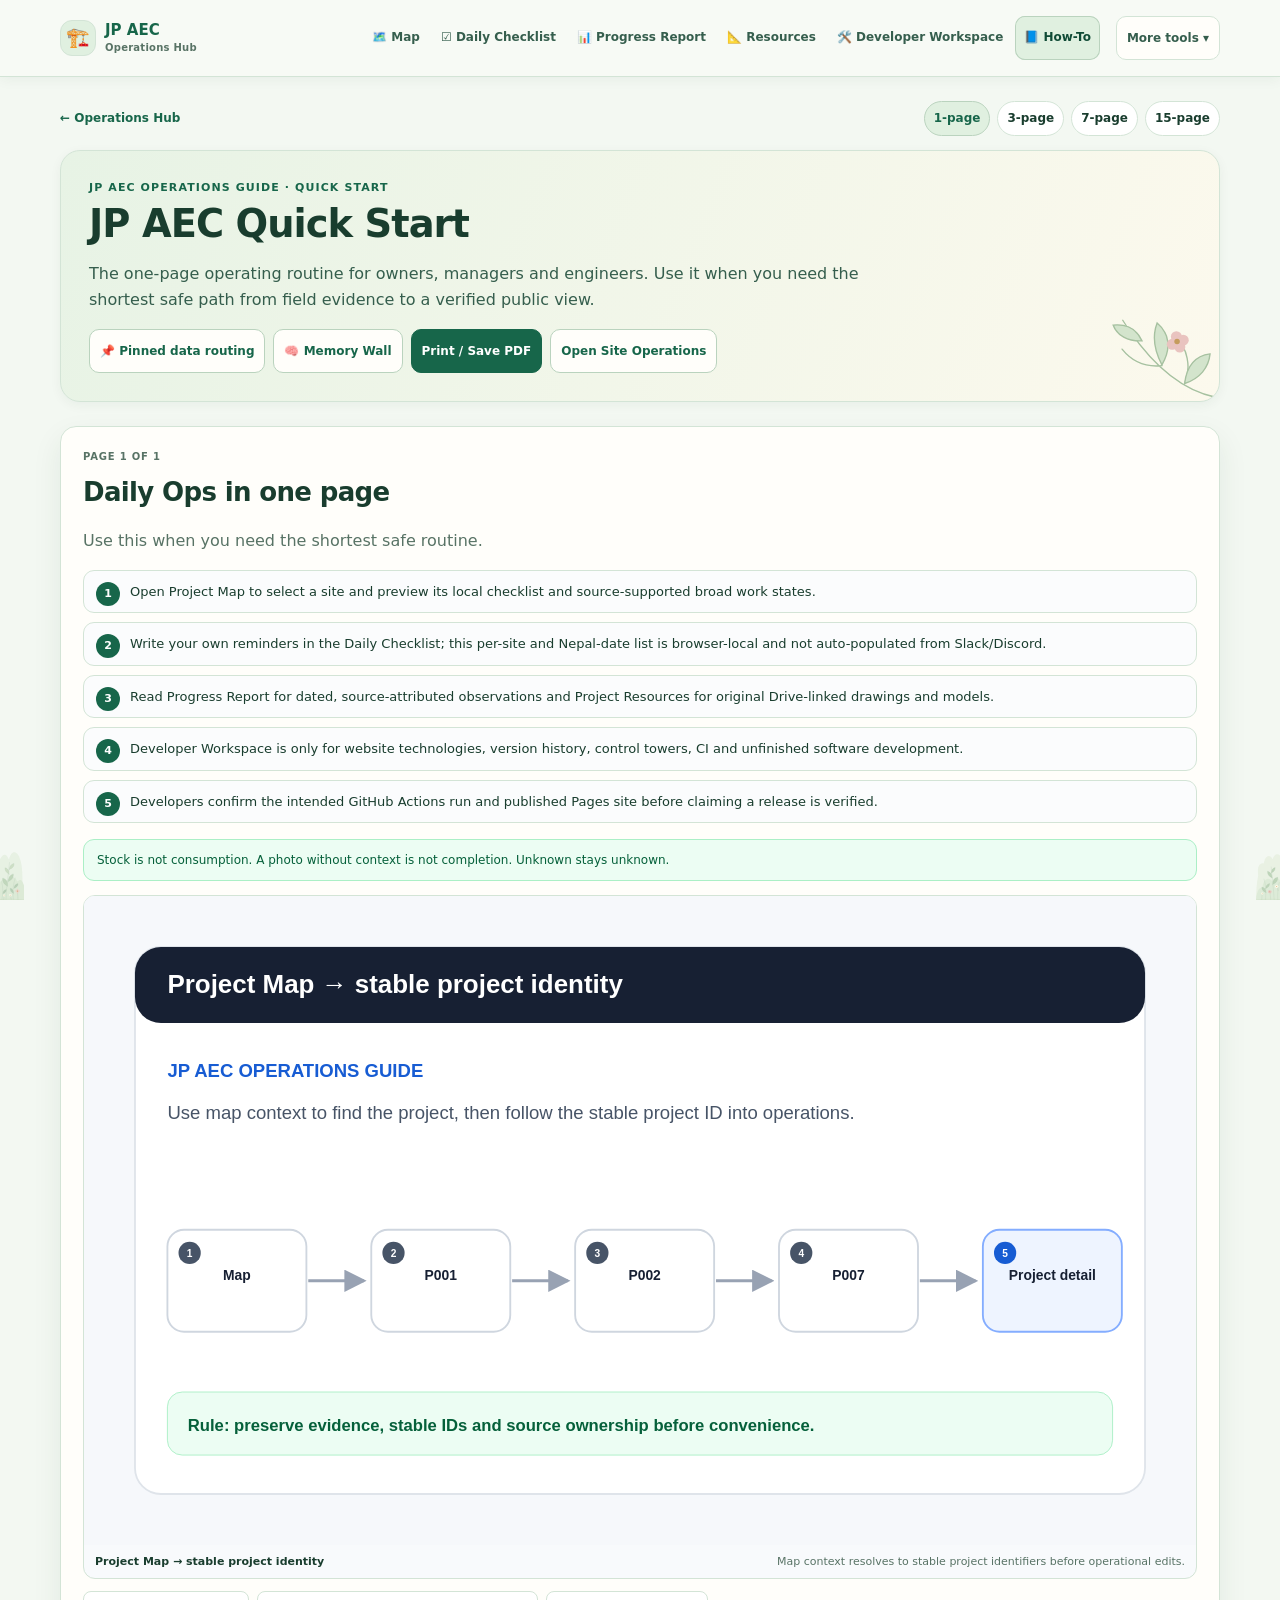
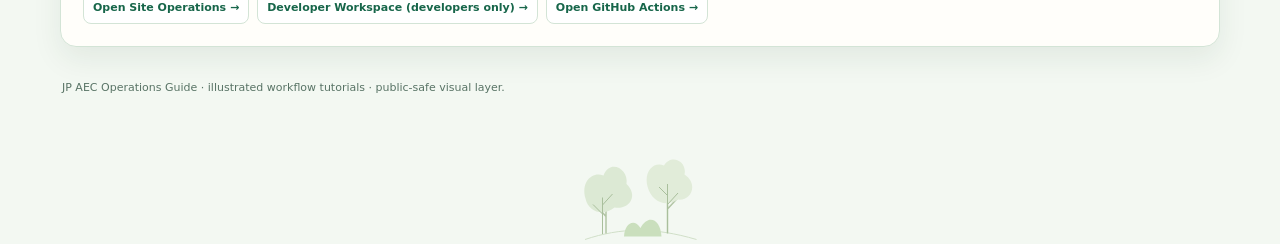
<file: guide/index.html>
<!doctype html><html lang="en"><head><meta charset="utf-8"><meta name="viewport" content="width=device-width,initial-scale=1,viewport-fit=cover"><meta name="robots" content="noindex,nofollow"><meta name="description" content="The one-page operating routine for owners, managers and engineers. Use it when you need the shortest safe path from field evidence to a verified public view."><title>JP AEC Quick Start</title><link rel="stylesheet" href="./guide.css?v=1">
<!-- Shared light botanical theme; page-local layout remains below its owner. -->
<link rel="stylesheet" href="../assets/css/jp-theme-tokens.css?v=botanical-1">
<link rel="stylesheet" href="../assets/css/site-shell.css?v=botanical-1">
<link rel="stylesheet" href="../assets/css/jp-botanical.css?v=botanical-1">
</head><body data-depth="1" data-root="../"><main class="wrap"><div class="top"><a href="../index.html">← Operations Hub</a><nav class="depth-nav"><a data-depth-link="1" href="./">1-page</a><a data-depth-link="3" href="./3-pages/">3-page</a><a data-depth-link="7" href="./7-pages/">7-page</a><a data-depth-link="15" href="./15-pages/">15-page</a></nav></div><header class="cover"><div class="eyebrow">JP AEC Operations Guide · Quick Start</div><h1>JP AEC Quick Start</h1><p>The one-page operating routine for owners, managers and engineers. Use it when you need the shortest safe path from field evidence to a verified public view.</p><div class="actions"><a class="button secondary" href="../controls/storage.html">📌 Pinned data routing</a><a class="button secondary" href="../controls/memory-wall.html">🧠 Memory Wall</a><button class="button" id="print" type="button">Print / Save PDF</button><a class="button secondary" href="../site-operations.html">Open Site Operations</a></div></header><section id="pages"></section><div class="footer">JP AEC Operations Guide · illustrated workflow tutorials · public-safe visual layer.</div></main><script src="./guide.js?v=1" defer></script><script src="../assets/js/site-shell.js?v=botanical-1"></script></body></html>
</file>
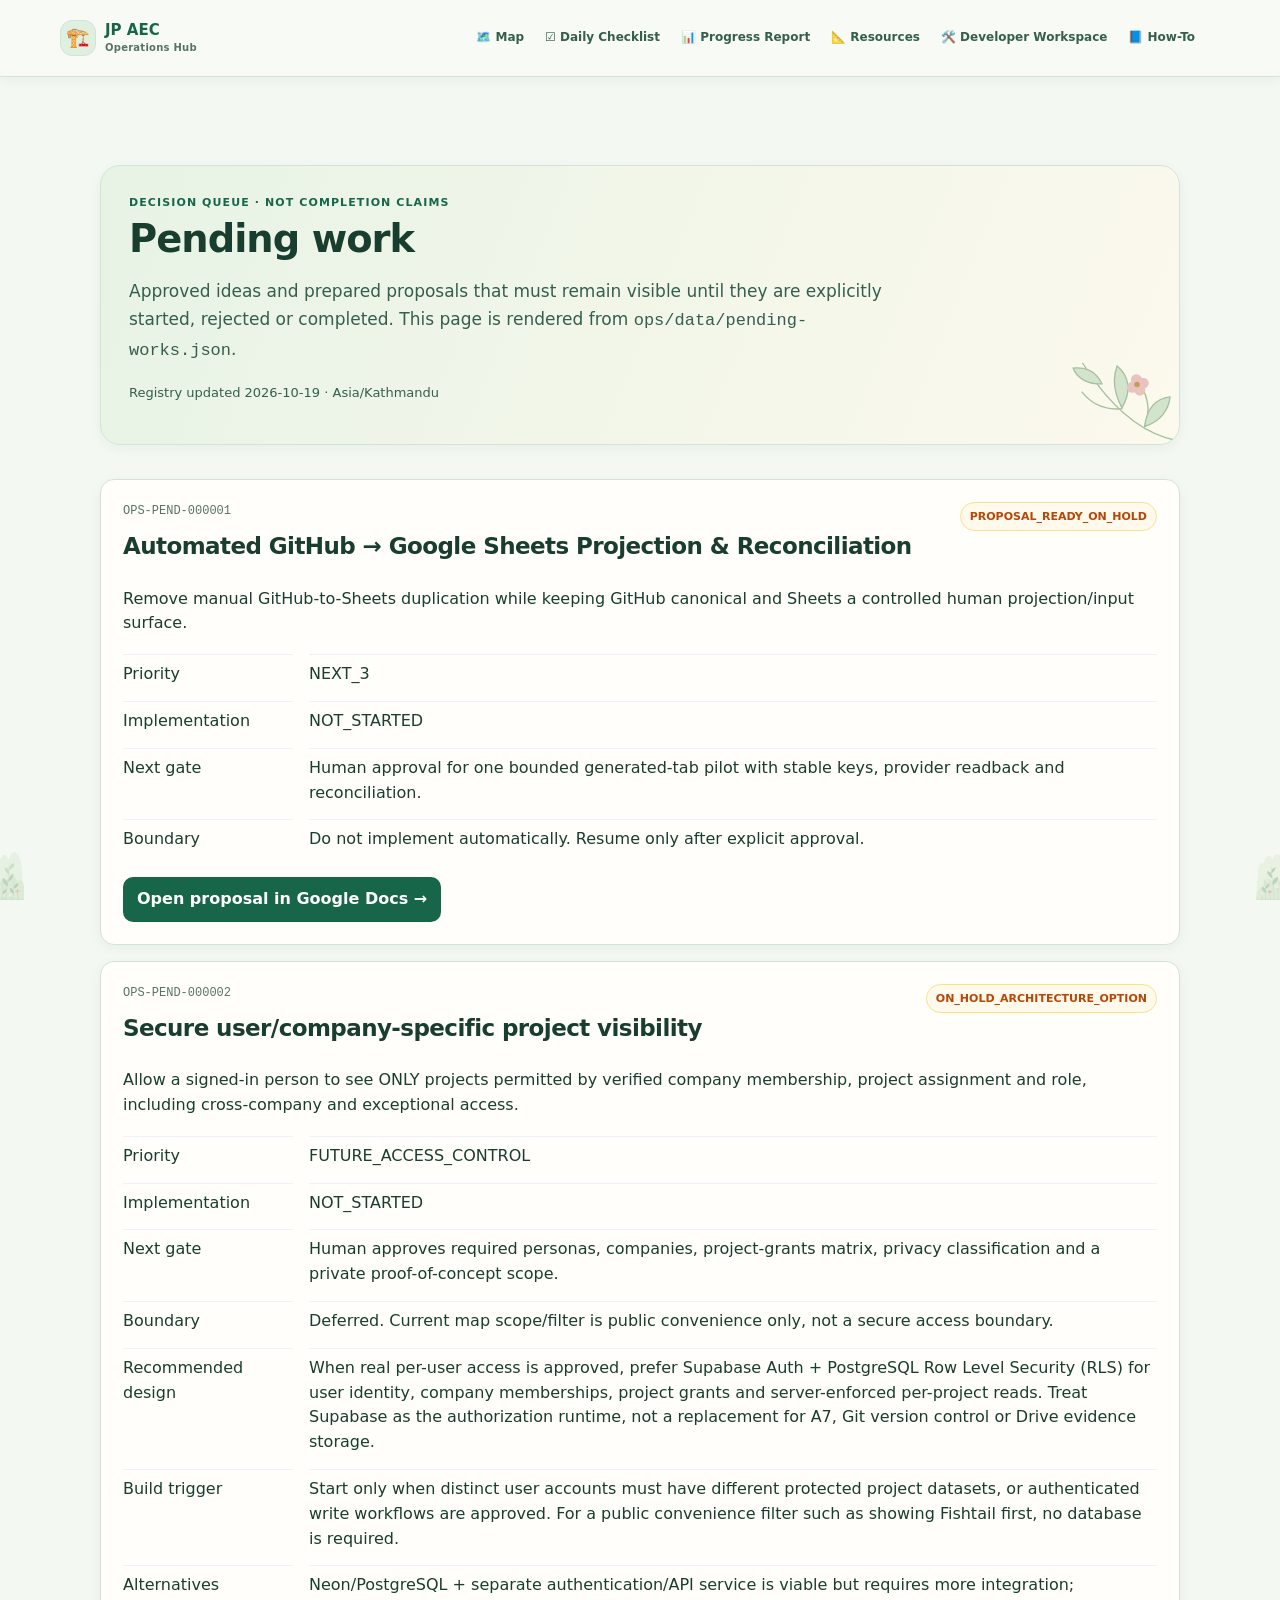
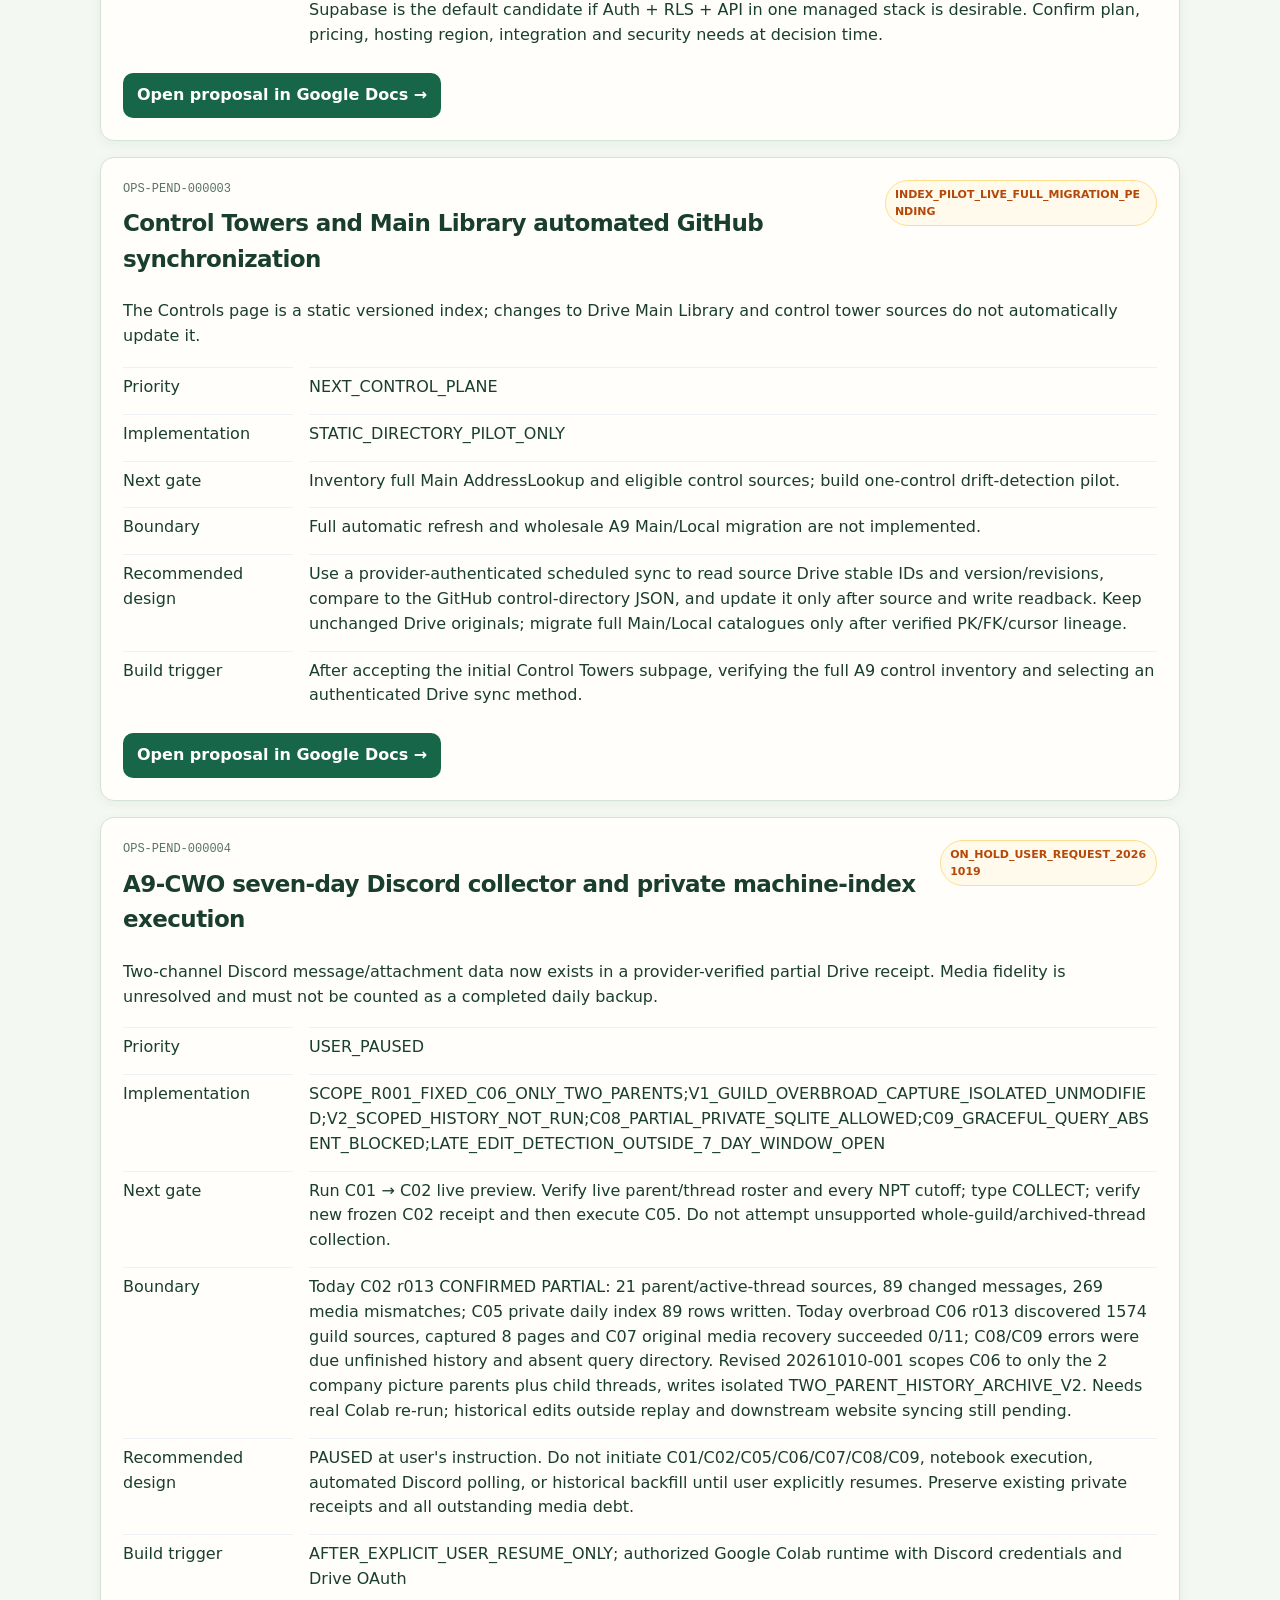
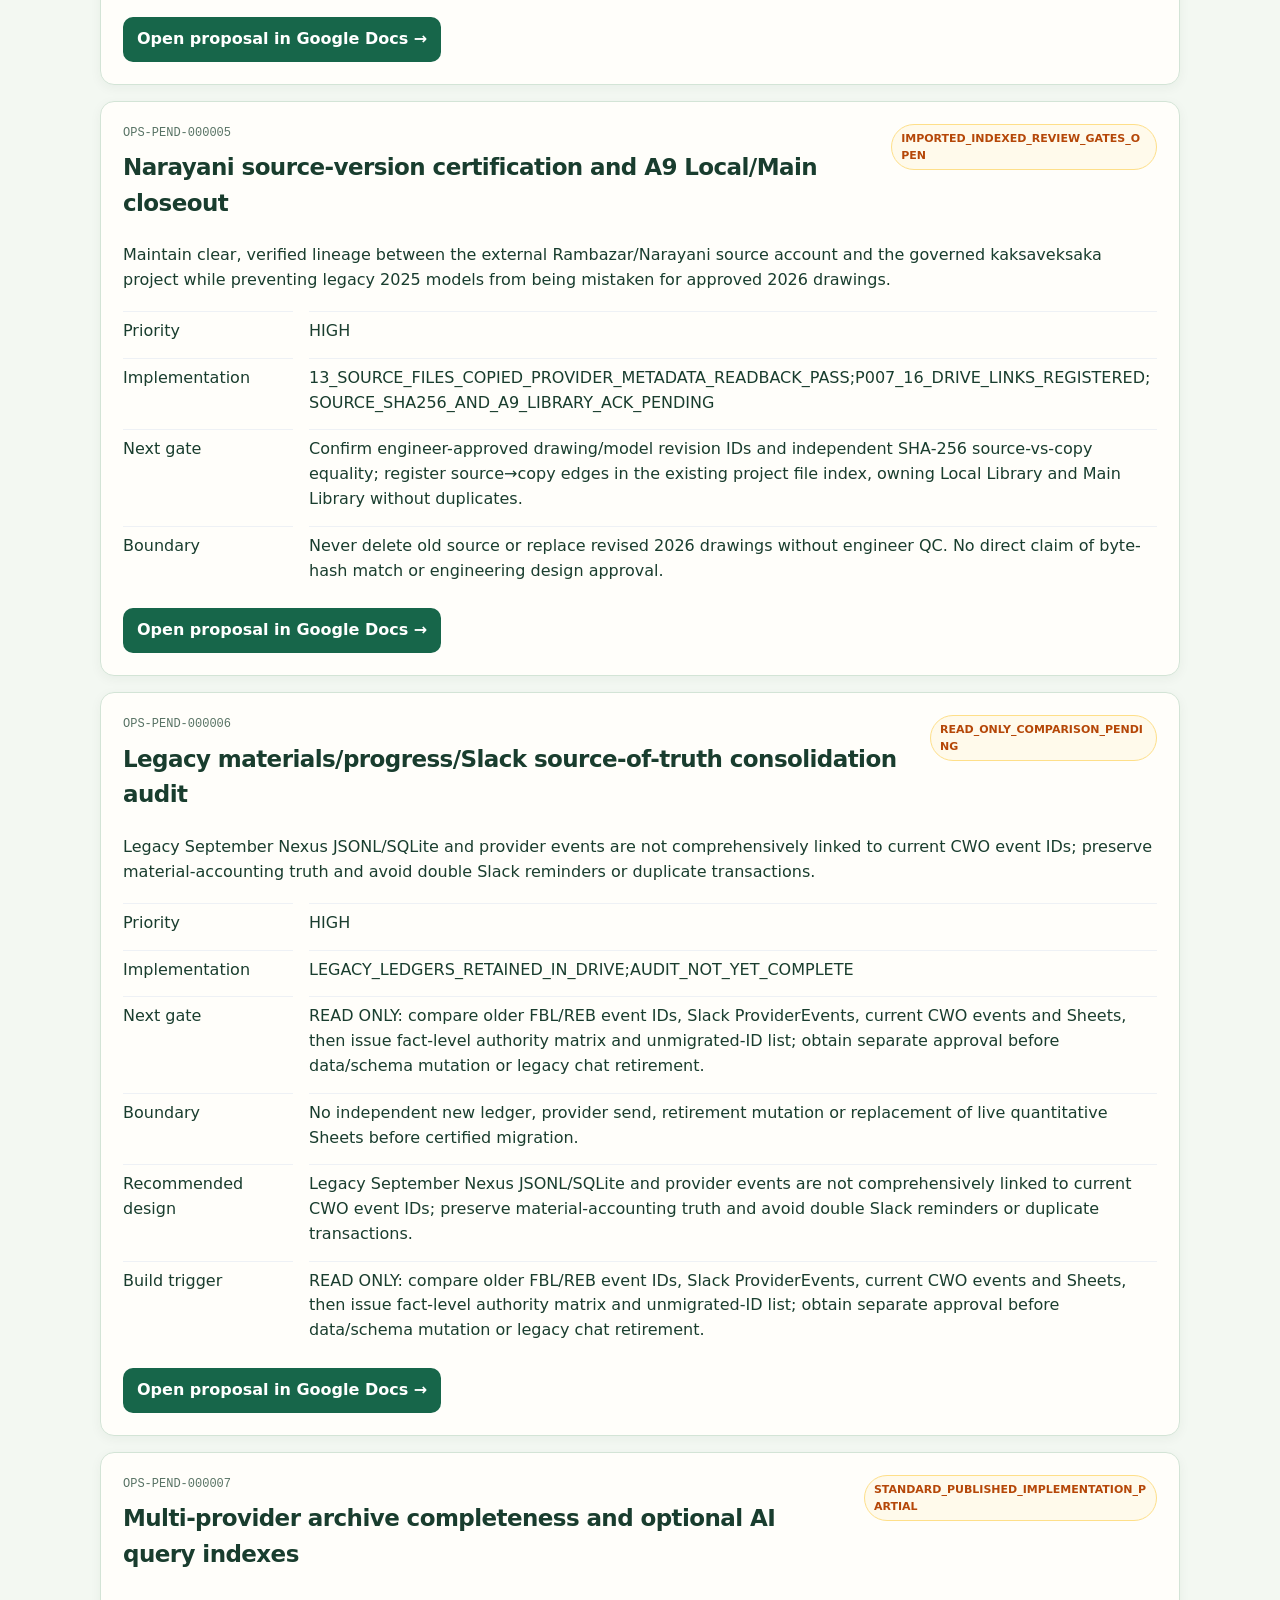
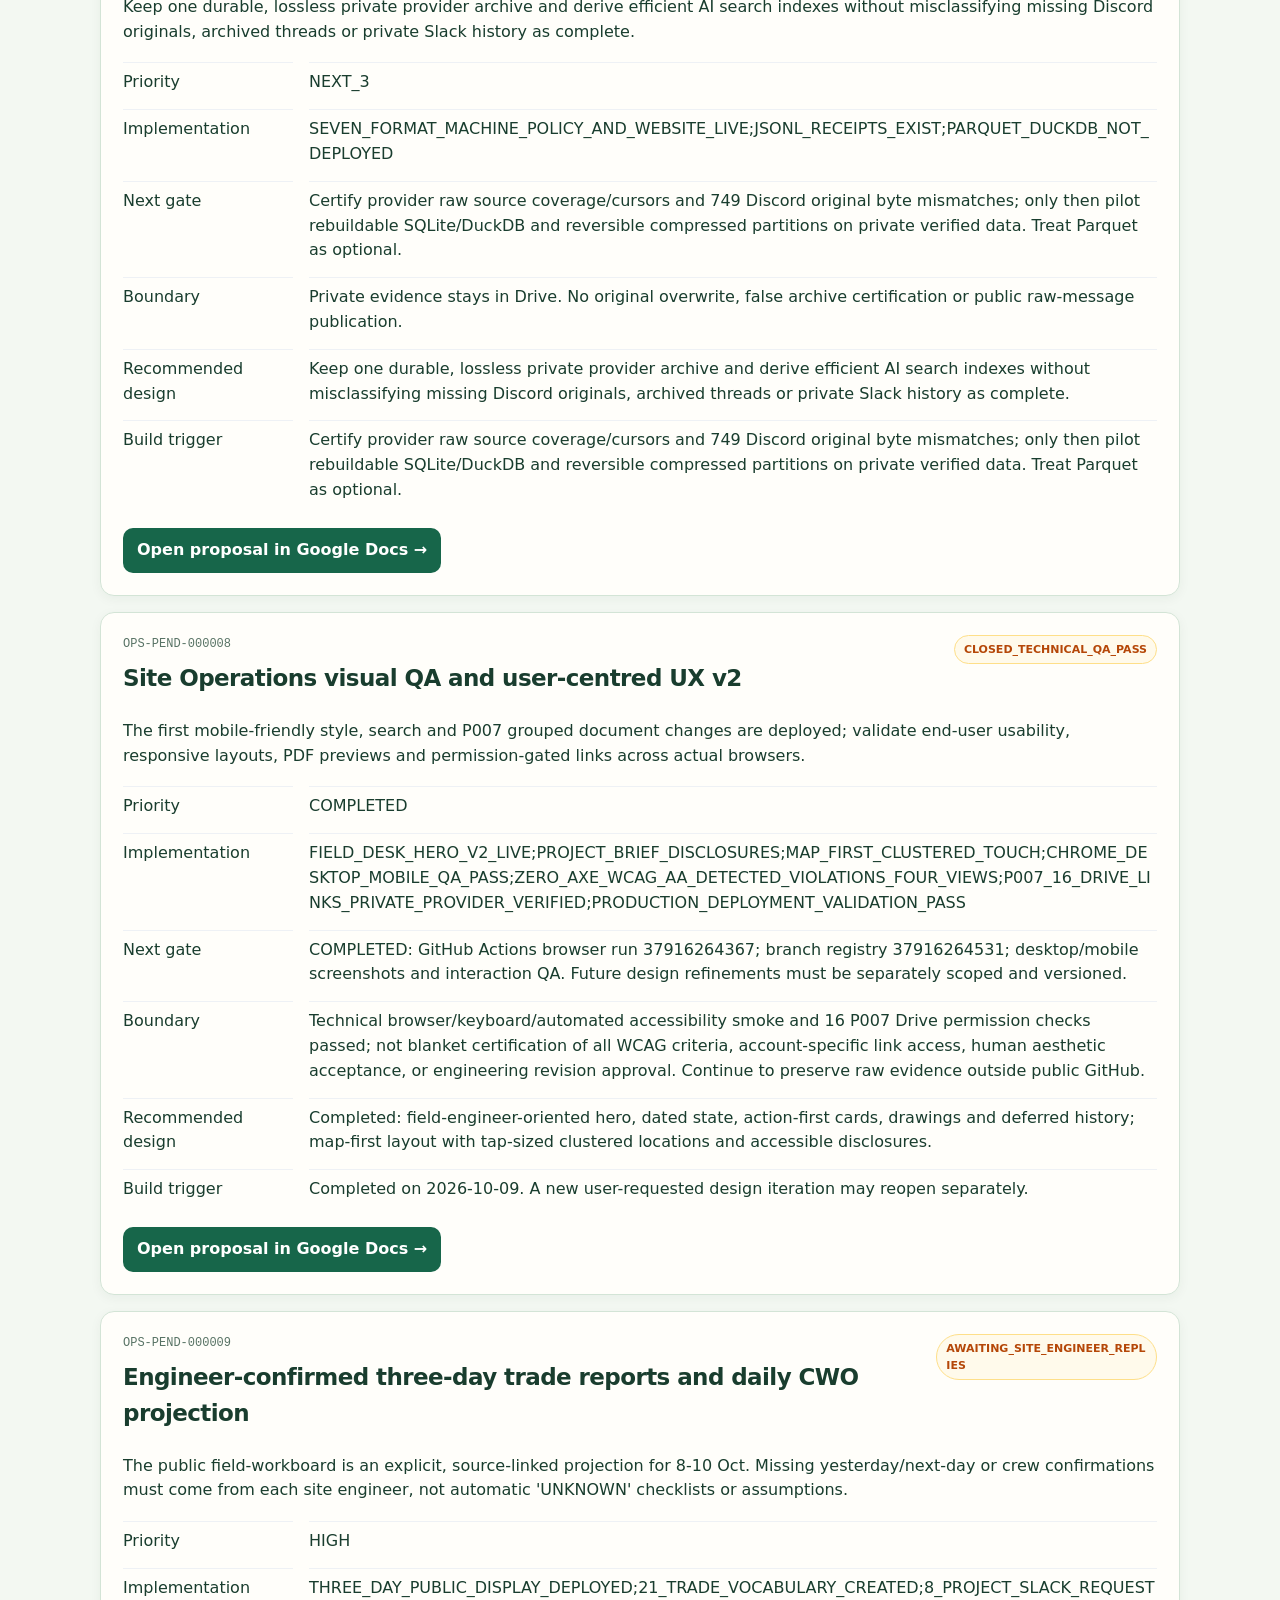
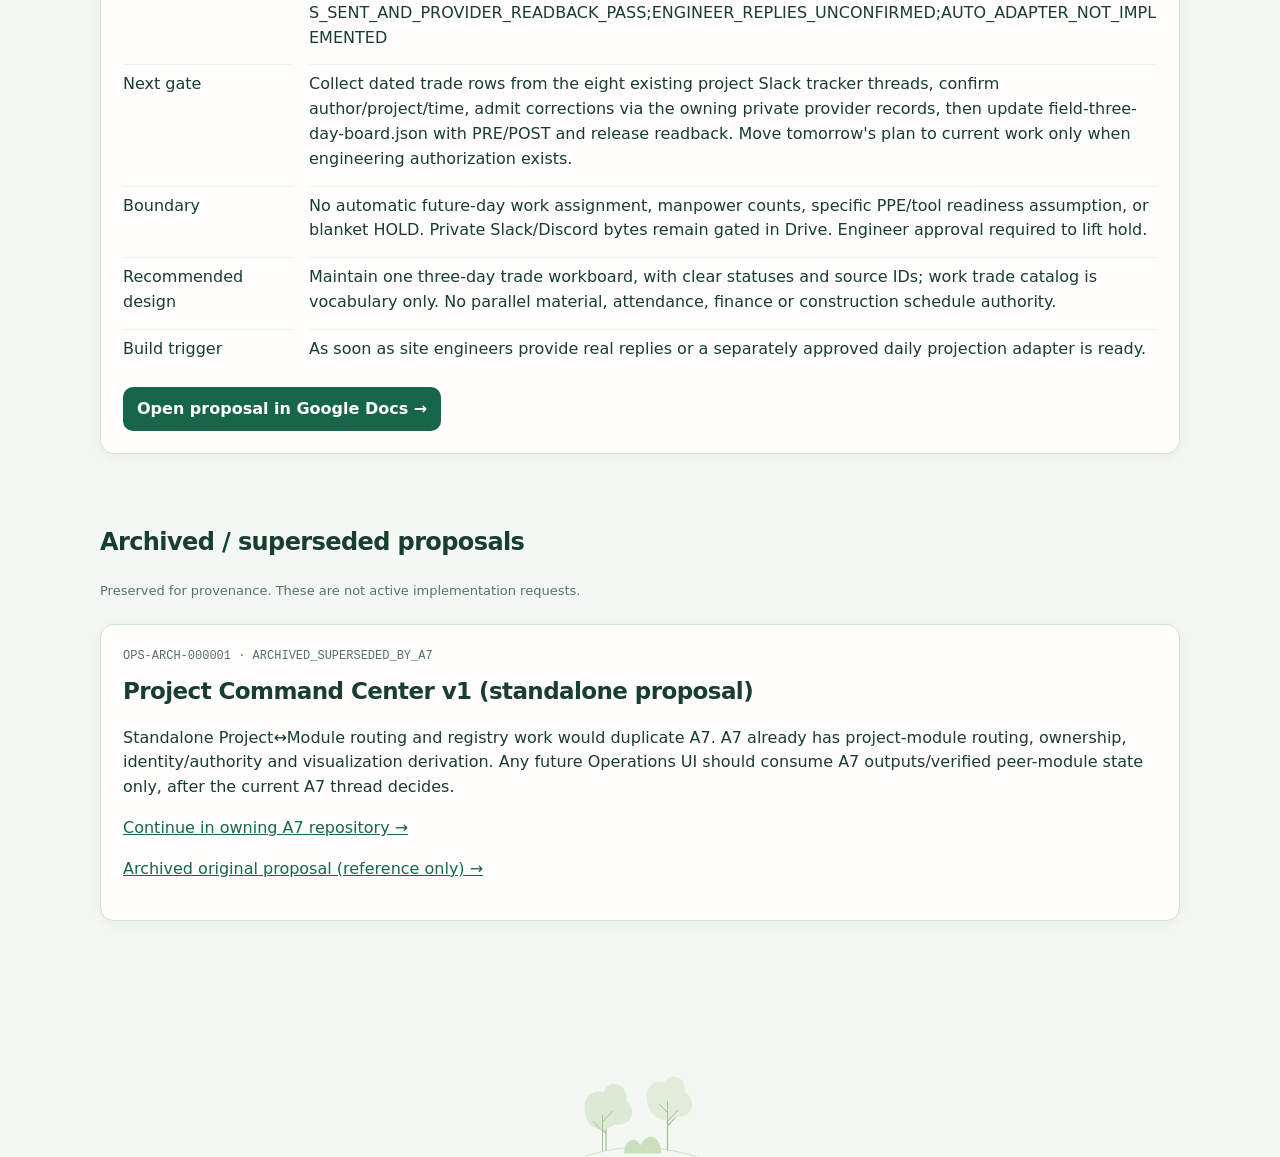
<file: pending/index.html>
<!doctype html>
<html lang="en">
<head>
  <meta charset="utf-8">
  <meta name="viewport" content="width=device-width,initial-scale=1,viewport-fit=cover">
  <meta name="description" content="JP AEC Operations pending work and proposal registry">
  <title>Pending Work · JP AEC Operations</title>
  <style>
    :root{--ink:#172033;--muted:#667085;--line:#dfe4ea;--bg:#f6f8fb;--blue:#175cd3;--amber:#b54708;--max:1120px}
    *{box-sizing:border-box}body{margin:0;background:var(--bg);color:var(--ink);font-family:Inter,ui-sans-serif,system-ui,-apple-system,BlinkMacSystemFont,"Segoe UI",sans-serif;line-height:1.5}
    a{color:var(--blue)}.wrap{width:min(var(--max),calc(100% - 28px));margin:auto}.nav{display:flex;gap:8px;flex-wrap:wrap;padding:12px 0}.nav a{border:1px solid var(--line);border-radius:999px;padding:7px 11px;background:#fff;text-decoration:none;font-size:12px;font-weight:750;color:var(--ink)}.nav a.active{background:#eef4ff;border-color:#b2ccff;color:var(--blue)}
    .hero{padding:46px 0 24px}.eyebrow{font-size:12px;font-weight:800;letter-spacing:.12em;text-transform:uppercase;color:var(--blue)}h1{font-size:clamp(34px,6vw,64px);line-height:1;margin:.15em 0}.lead{max-width:800px;color:var(--muted);font-size:17px}.meta{color:var(--muted);font-size:13px}
    .grid{display:grid;gap:16px;padding:10px 0 50px}.card{background:#fff;border:1px solid var(--line);border-radius:18px;padding:22px;box-shadow:0 8px 28px rgba(16,24,40,.05)}.head{display:flex;justify-content:space-between;gap:16px;align-items:flex-start}.badge{border:1px solid #fedf89;background:#fffaeb;color:var(--amber);border-radius:999px;padding:5px 9px;font-size:11px;font-weight:800}.id{font-family:ui-monospace,SFMono-Regular,Menlo,monospace;font-size:12px;color:var(--muted)}.card h2{margin:8px 0 6px;font-size:23px}.facts{display:grid;grid-template-columns:170px 1fr;gap:7px 16px;margin:18px 0}.facts div{padding:7px 0;border-top:1px solid #eef1f5}.button{display:inline-block;background:var(--blue);color:#fff;text-decoration:none;padding:10px 14px;border-radius:10px;font-weight:800}.empty{background:#fff;border:1px dashed var(--line);padding:22px;border-radius:16px;color:var(--muted)}
    @media(max-width:700px){.facts{grid-template-columns:1fr}.head{display:block}.badge{display:inline-block;margin-top:8px}}
  </style>

<!-- Shared light botanical theme; page-local layout remains below its owner. -->
<link rel="stylesheet" href="../assets/css/jp-theme-tokens.css?v=botanical-1">
<link rel="stylesheet" href="../assets/css/site-shell.css?v=botanical-1">
<link rel="stylesheet" href="../assets/css/jp-botanical.css?v=botanical-1">
</head>
<body data-jp-site="1">
<header class="wrap">
  <nav class="nav" aria-label="JP AEC Operations Hub sections">
    <a href="../">Overview</a><a href="../map.html">Project map</a><a href="../site-operations.html">Site operations</a><a href="../workspace/">Workspace</a><a class="active" href="./">Pending work</a><a href="../guide/">Guide</a>
  </nav>
</header>
<main class="wrap">
  <section class="hero">
    <div class="eyebrow">Decision queue · not completion claims</div>
    <h1>Pending work</h1>
    <p class="lead">Approved ideas and prepared proposals that must remain visible until they are explicitly started, rejected or completed. This page is rendered from <code>ops/data/pending-works.json</code>.</p>
    <p class="meta" id="updated">Loading registry…</p>
  </section>
  <section class="grid" id="pending-grid" aria-live="polite"></section>
  <section aria-labelledby="archive-title" style="margin-bottom:60px"><h2 id="archive-title">Archived / superseded proposals</h2><p class="meta">Preserved for provenance. These are not active implementation requests.</p><div class="grid" id="archived-grid" aria-live="polite"></div></section>
</main>
<script>
const esc=s=>String(s??"").replaceAll("&","&amp;").replaceAll("<","&lt;").replaceAll(">","&gt;").replaceAll('"',"&quot;").replaceAll("'","&#039;");
(async()=>{
  const grid=document.getElementById("pending-grid");
  try{
    const r=await fetch("../ops/data/pending-works.json?v="+Date.now(),{cache:"no-store"});
    if(!r.ok) throw new Error("Pending-work registry unavailable.");
    const data=await r.json();
    document.getElementById("updated").textContent="Registry updated "+(data.updated||"unknown")+" · "+(data.timezone||"");
    const items=Array.isArray(data.items)?data.items:[];
    if(!items.length){grid.innerHTML='<div class="empty">No pending work is registered.</div>';return;}
    grid.innerHTML=items.map(item=>{
      const proposal=item.proposal||{};
      return '<article class="card">'+
        '<div class="head"><div><div class="id">'+esc(item.pending_id)+'</div><h2>'+esc(item.title)+'</h2></div><span class="badge">'+esc(item.status)+'</span></div>'+
        '<p>'+esc(item.why)+'</p>'+
        '<div class="facts">'+
          '<div>Priority</div><div>'+esc(item.priority)+'</div>'+
          '<div>Implementation</div><div>'+esc(item.implementation_status)+'</div>'+
          '<div>Next gate</div><div>'+esc(item.proposed_first_gate)+'</div>'+
          '<div>Boundary</div><div>'+esc(item.current_boundary)+'</div>'+
          (item.recommendation?'<div>Recommended design</div><div>'+esc(item.recommendation)+'</div>':'')+
          (item.when_to_build?'<div>Build trigger</div><div>'+esc(item.when_to_build)+'</div>':'')+
          (item.alternatives?'<div>Alternatives</div><div>'+esc(item.alternatives)+'</div>':'')+
        '</div>'+
        (proposal.url?'<a class="button" href="'+esc(proposal.url)+'" target="_blank" rel="noopener">Open proposal in Google Docs →</a>':'')+
      '</article>';
    }).join("");
    const archived=Array.isArray(data.archived_items)?data.archived_items:[];
    document.getElementById("archived-grid").innerHTML=archived.length
      ?archived.map(item=>'<article class="card"><div class="id">'+esc(item.archive_id)+' · '+esc(item.disposition)+'</div><h2>'+esc(item.title)+'</h2><p>'+esc(item.description)+'</p><p><a href="'+esc(item.owning_repository)+'">Continue in owning A7 repository →</a></p><p><a href="'+esc(item.original_proposal_url)+'">Archived original proposal (reference only) →</a></p></article>').join("")
      :'<div class="empty">No archived proposals.</div>';
  }catch(e){grid.innerHTML='<div class="empty">'+esc(e.message)+'</div>';}
})();
</script>
<script src="../assets/js/site-shell.js?v=botanical-1"></script></body>
</html>
</file>
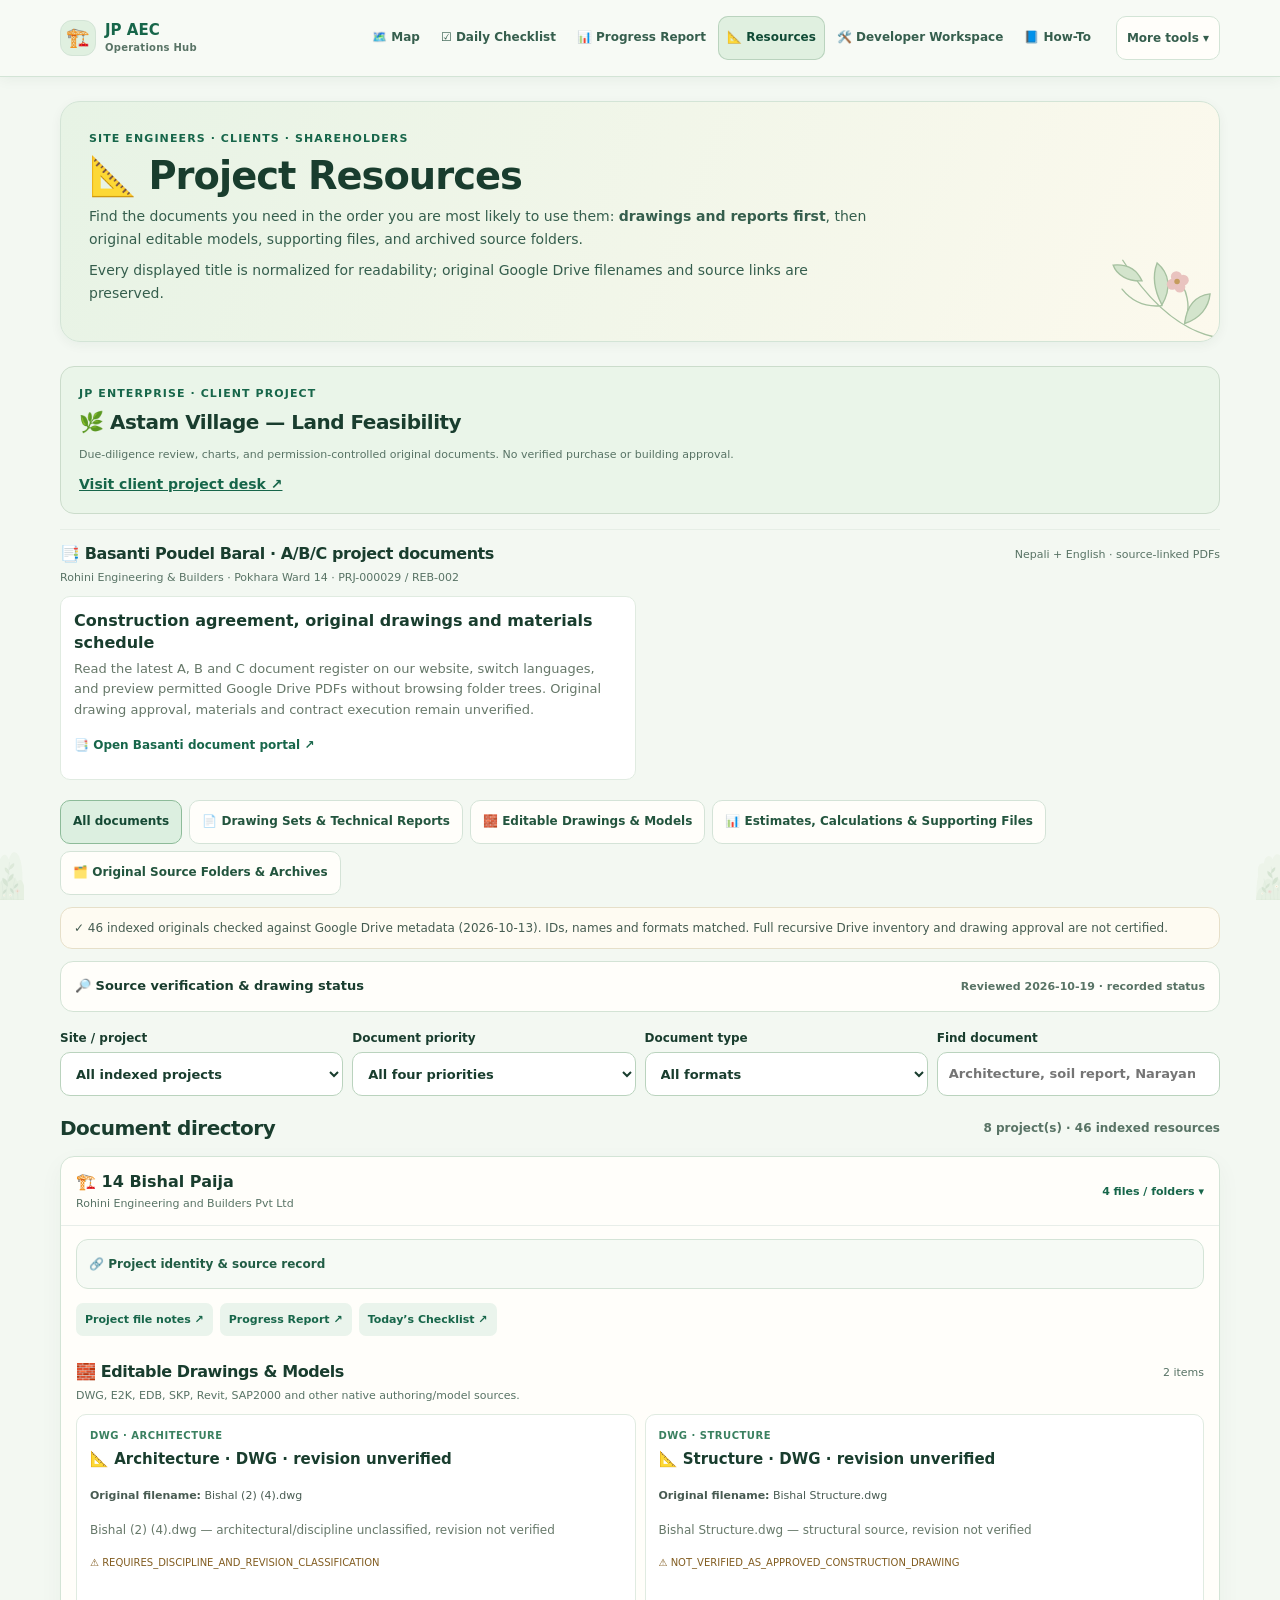
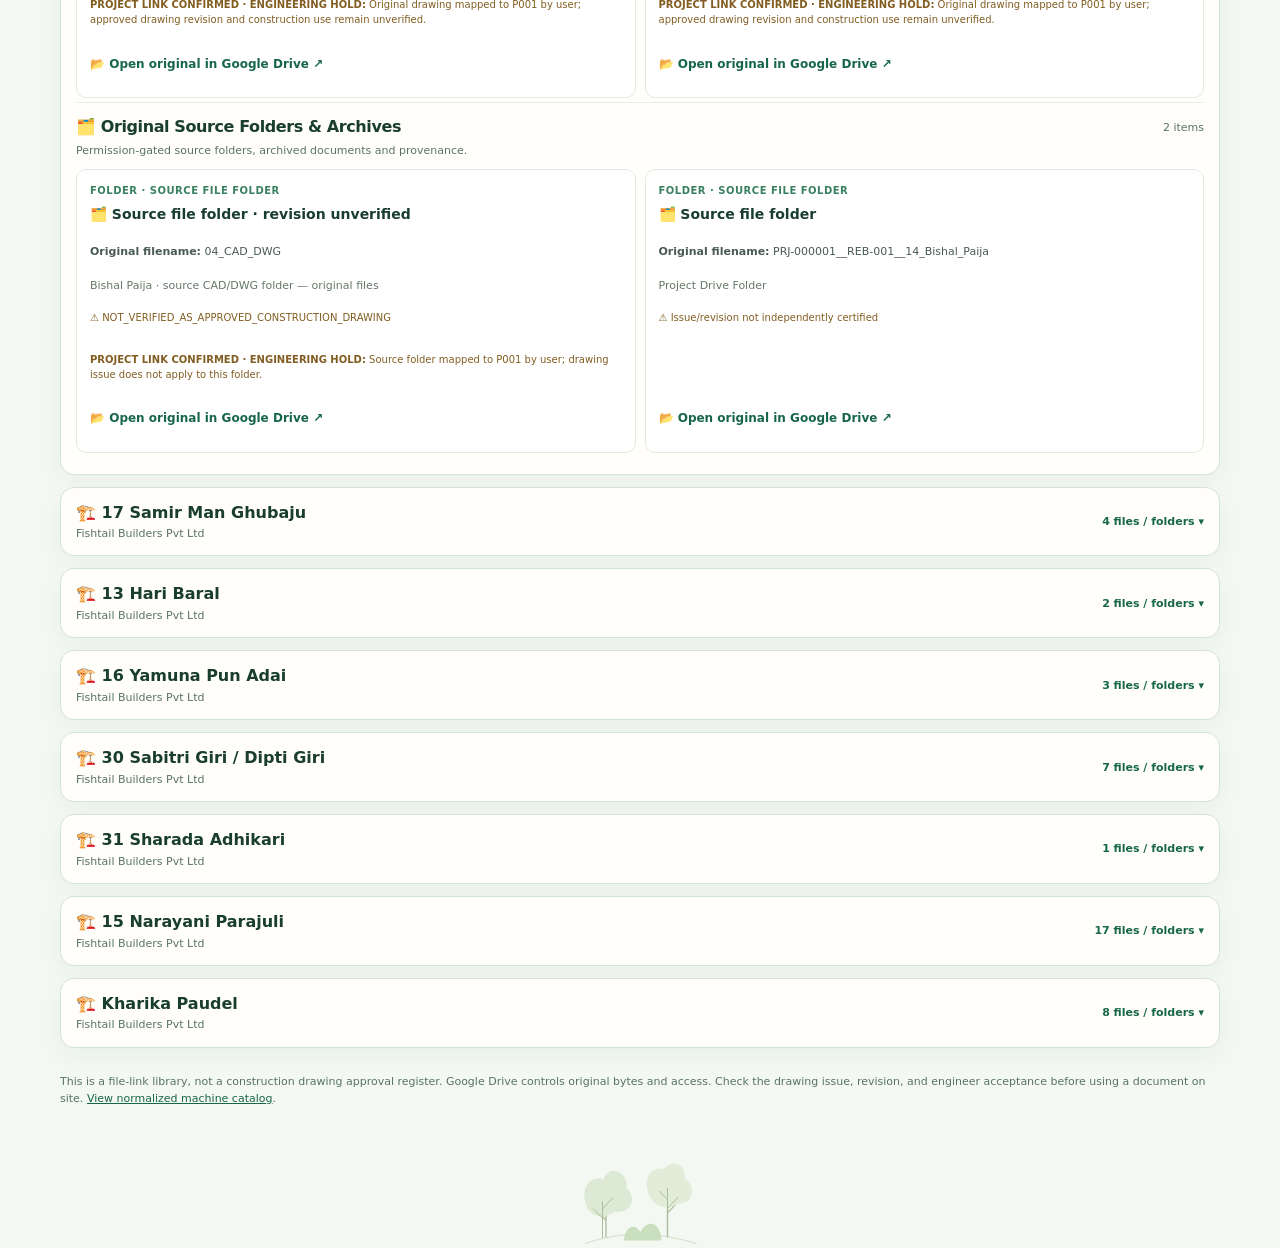
<file: resources/index.html>
<!doctype html><html lang="en"><head><meta charset="utf-8"><meta name="viewport" content="width=device-width,initial-scale=1,viewport-fit=cover"><meta name="description" content="Project documents organized by priority, with normalized labels and preserved Drive original filenames."><title>📐 Project Resources · JP AEC</title>
<style>
:root{--bg:#f3f8f2;--ink:#1a3e30;--muted:#587364;--green:#17664a;--line:#d6e6da;--card:#fffefa;--amber:#825d21}*{box-sizing:border-box}html{scroll-behavior:smooth}body{margin:0;background:var(--bg);color:var(--ink);font:14px/1.48 Inter,ui-sans-serif,system-ui,Arial,sans-serif}a{color:var(--green)}:focus-visible{outline:3px solid #e5b048;outline-offset:3px}
.shell{max-width:1120px;margin:auto;padding:12px 16px 70px}.nav{display:flex;flex-wrap:wrap;gap:5px;align-items:center;border-bottom:1px solid var(--line);padding-bottom:11px}.nav a{display:inline-flex;align-items:center;min-height:42px;padding:9px 11px;border-radius:9px;text-decoration:none;font-size:12px;font-weight:740;color:#3c644b}.nav a[aria-current=page]{background:#e0f0df;color:#155f43}
.hero{border-radius:20px;background:linear-gradient(115deg,#e5f5e5,#fcf9e9);padding:24px 26px;margin-top:17px;border:1px solid #d3e5d5}.eyebrow{font-size:11px;font-weight:850;letter-spacing:.12em;text-transform:uppercase;color:#387453}h1{font-size:clamp(29px,4.5vw,43px);letter-spacing:-.035em;line-height:1.12;margin:7px 0}.hero p{color:#587265;max-width:710px;margin:8px 0}
.filters{display:grid;grid-template-columns:repeat(4,minmax(0,1fr));gap:9px;margin:17px 0;align-items:end}.filters label{font-size:12px;font-weight:790;display:grid;gap:5px}.filters select,.filters input{min-height:43px;background:#fff;border:1px solid #bccfbf;border-radius:9px;padding:10px 11px;color:var(--ink);font:inherit;font-size:13px;min-width:0}
.stats{display:flex;align-items:center;justify-content:space-between;flex-wrap:wrap;gap:8px;margin:17px 0 11px}.stats h2{font-size:20px;margin:0}.stats span{color:var(--muted);font-size:12px;font-weight:700}
.site{border:1px solid var(--line);background:var(--card);border-radius:14px;margin:12px 0;overflow:hidden;box-shadow:0 8px 24px #1a46300b}.site>summary{cursor:pointer;list-style:none;display:flex;align-items:center;gap:12px;padding:13px 15px;min-height:62px}.site>summary::-webkit-details-marker{display:none}.site>summary .site-title{flex:1}.site strong{font-size:16px}.site small{display:block;font-size:11px;color:var(--muted)}.site>.site-content{border-top:1px solid #e8eee9;padding:13px 15px 17px}.site .count{font-size:11px;color:var(--green);font-weight:800}
.subnav{display:flex;gap:7px;flex-wrap:wrap;padding:0 0 12px}.subnav a{background:#eaf4ec;min-height:33px;display:inline-flex;align-items:center;border-radius:7px;padding:6px 9px;text-decoration:none;font-size:11px;font-weight:750}
.resource-order{display:flex;flex-wrap:wrap;gap:7px;align-items:center;margin:16px 0 5px}
.resource-order button{font:inherit;font-weight:800;font-size:12px;color:#23553e;background:#fffefa;border:1px solid #d4e3d7;border-radius:999px;padding:9px 12px;min-height:42px;cursor:pointer}
.resource-order button[aria-pressed="true"]{background:#dcefe0;border-color:#8dbb99;color:#154934}
.coverage-note{background:#fefbf2;border:1px solid #e6dfc9;padding:11px 13px;border-radius:12px;color:#455c51;font-size:12px;line-height:1.5;margin:12px 0}
.tier{padding:12px 0 4px;border-top:1px solid #e6eee6}.tier:first-of-type{border:0}.tier-title{display:flex;justify-content:space-between;align-items:center;gap:8px}.tier-title h3{font-size:16px;margin:0}.tier-title span{font-size:11px;color:var(--muted)}.tier-description{color:var(--muted);font-size:11px;margin:2px 0 10px}
.cards{display:grid;grid-template-columns:repeat(2,minmax(0,1fr));gap:9px}.file{background:#fff;border:1px solid #e0ebe1;border-radius:10px;padding:13px;min-width:0;display:flex;flex-direction:column;gap:6px}.file .label{font-size:13px;font-weight:850;margin:0;overflow-wrap:anywhere}.file .description{font-size:11px;color:#667869;margin:0}.file .original{font-size:11px;color:#485b52;overflow-wrap:anywhere}.file .caution{font-size:10px;color:var(--amber)}.file .open{font-size:12px;font-weight:850;min-height:40px;display:inline-flex;align-items:center;margin-top:auto;text-decoration:none}.file .type{font-size:10px;font-weight:800;color:#3a8060;text-transform:uppercase;letter-spacing:.05em}
.tier[data-priority="1"] .file .label{font-size:16px;line-height:1.35}
.tier[data-priority="1"] .file .description,.tier[data-priority="1"] .file .original{font-size:13px}
.tier[data-priority="2"] .file .label,.tier[data-priority="3"] .file .label{font-size:15px;line-height:1.36}
.tier[data-priority="2"] .file .description,.tier[data-priority="3"] .file .description{font-size:12px}
.tier[data-priority="4"] .file .label{font-size:14px}
.tier[data-priority="4"] .file .description,.tier[data-priority="4"] .file .original{font-size:11px}
.empty{padding:18px;border:1px dashed #bcd4c2;background:#fff;border-radius:11px;color:#657769;font-size:13px}.foot{font-size:11px;color:var(--muted);margin-top:25px}
@media(max-width:750px){.shell{padding:10px 11px 50px}.hero{padding:20px 17px}.filters{grid-template-columns:1fr}.resource-order button{flex:1 1 135px;text-align:center}.cards{grid-template-columns:1fr}.site>.site-content{padding:11px}.tier-title h3{font-size:15px}}
 .project-identity{margin:0 0 14px;border:1px solid #d4e4d7;background:#f6faf5;border-radius:12px;padding:8px 12px}
 .project-identity summary{font-size:12px;font-weight:800;color:#215d45;cursor:pointer;min-height:32px;display:flex;align-items:center}
 .project-identity dl{display:grid;grid-template-columns:minmax(115px,.85fr) minmax(0,1.15fr);gap:7px;margin:7px 0;font-size:12px}
 .project-identity dt{color:#506d60}.project-identity dd{margin:0;overflow-wrap:anywhere}
.source-review{margin:12px 0 16px;border:1px solid #d3e3d5;background:#fffefa;border-radius:13px;overflow:hidden}.source-review>summary{cursor:pointer;min-height:49px;display:flex;align-items:center;justify-content:space-between;gap:12px;padding:12px 14px;font-size:13px;font-weight:850}.source-review>summary span{font-size:11px;color:var(--muted);font-weight:650;text-align:right}.review-inner{padding:0 14px 14px}.review-grid{display:grid;grid-template-columns:repeat(3,minmax(0,1fr));gap:9px}.review-grid article{border-radius:10px;border:1px solid #e0e9e1;background:#f6f9f4;padding:10px;min-width:0}.review-grid strong{display:block;font-size:18px;line-height:1.25}.review-grid small{font-size:11px;color:var(--muted)}.review-note{font-size:12px;line-height:1.5;color:#526a5c;margin:10px 0 0}@media(max-width:680px){.review-grid{grid-template-columns:1fr}.source-review>summary{align-items:start;flex-direction:column;gap:3px}}.review-dispositions{padding-top:8px;border-top:1px solid #e2ebe2;margin-top:14px}.review-dispositions h3{font-size:14px;margin:3px 0 8px}.review-dispositions ol{display:grid;gap:7px;margin:0 0 0 18px;padding:0}.review-dispositions li{font-size:12px;line-height:1.4;padding:5px 0;overflow-wrap:anywhere}.review-dispositions li strong{color:#824e16}.review-dispositions p{font-size:12px;color:#536b5c}</style>
<!-- Shared light botanical theme; page-local layout remains below its owner. -->
<link rel="stylesheet" href="../assets/css/jp-theme-tokens.css?v=botanical-1">
<link rel="stylesheet" href="../assets/css/site-shell.css?v=botanical-1">
<link rel="stylesheet" href="../assets/css/jp-botanical.css?v=botanical-1">
</head><body data-jp-site="1"><div class="shell"><nav class="nav"><a href="../index.html">🏠 Overview</a><a href="../map.html">🗺️ Map</a><a aria-current="page" href="./">📐 Resources</a><a href="../site-operations.html">☑️ Site Checklist</a><a href="../site-operations/history.html">📊 Progress Report</a><a href="../workspace/">🛠 Developer Workspace</a></nav>
<header class="hero"><div class="eyebrow">Site engineers · clients · shareholders</div><h1>📐 Project Resources</h1><p>Find the documents you need in the order you are most likely to use them: <b>drawings and reports first</b>, then original editable models, supporting files, and archived source folders.</p><p>Every displayed title is normalized for readability; original Google Drive filenames and source links are preserved.</p></header>

<section id="jp-enterprise-astam" class="tier" style="padding:18px;margin:15px 0;border:1px solid #cbdccb;border-radius:14px;background:#eaf5e9"><div class="eyebrow">JP Enterprise · Client project</div><h2 style="margin:5px 0 8px;font-size:20px">🌿 Astam Village — Land Feasibility</h2><p class="tier-description">Due-diligence review, charts, and permission-controlled original documents. No verified purchase or building approval.</p><a href="../feasibility/" style="font-weight:800">Visit client project desk ↗</a></section>
<section class="tier" id="basanti-structural-drawing" data-priority="1" aria-labelledby="basanti-structural-heading">
<div class="tier-title"><h3 id="basanti-structural-heading">📑 Basanti Poudel Baral · A/B/C project documents</h3><span>Nepali + English · source-linked PDFs</span></div>
<p class="tier-description">Rohini Engineering &amp; Builders · Pokhara Ward 14 · PRJ-000029 / REB-002</p>
<div class="cards"><article class="file">
<h4 class="label">Construction agreement, original drawings and materials schedule</h4>
<p class="description">Read the latest A, B and C document register on our website, switch languages, and preview permitted Google Drive PDFs without browsing folder trees. Original drawing approval, materials and contract execution remain unverified.</p>
<a class="open" href="./project-documents.html?project=PRJ-000029">📑 Open Basanti document portal ↗</a>
</article></div></section>
<div class="resource-order" id="priority-order" aria-label="Select document priority"><span>Loading categories…</span></div>
<p class="coverage-note" id="coverage-note" role="status">Checking indexed-file source verification…</p>
<details class="source-review" id="source-review"><summary>🔎 Source verification &amp; drawing status <span id="review-asof">Open recorded review · not a live approval register</span></summary><div class="review-inner"><div class="review-grid"><article><strong id="review-indexed">46</strong><small>Indexed public resource references; access remains controlled by Drive</small></article><article><strong id="review-exceptions">6 linked · issue pending</strong><small>Six project/source associations confirmed; five drawings still await engineering issue sign-off</small></article><article><strong id="review-private">1,520</strong><small>Private metadata records in the last scoped inventory; not public documents</small></article></div><p class="review-note" id="review-detail">Last scoped inventory: 15 October 2026. The user confirmed all six project/source associations for these two projects only. None of the five drawings is certified for construction.</p><div class="review-dispositions" id="review-file-list" aria-live="polite"><p class="review-note">Loading six file-specific dispositions…</p></div><p class="review-note"><strong>For site use:</strong> verify the drawing issue, revision and responsible engineer before construction. Existing directory links are not issue-for-construction certification. Technical source status is recorded in the <a href="../ops/data/source-readiness-public.v1.0.json">public-safe review snapshot</a>.</p></div></details>
<div class="filters"><label for="project">Site / project<select id="project"><option value="">All indexed projects</option></select></label><label for="priority">Document priority<select id="priority"><option value="">All four priorities</option></select></label><label for="kind">Document type<select id="kind"><option value="">All formats</option><option value="PDF">📄 PDF</option><option value="DWG">📐 DWG</option><option value="SKP">🧊 SKP</option><option value="E2K">🏗️ E2K</option><option value="EDB">🏗️ EDB</option><option value="FOLDER">🗂️ Source folders</option></select></label><label for="search">Find document<input id="search" type="search" placeholder="Architecture, soil report, Narayani…" autocomplete="off"/></label></div>
<div class="stats"><h2>Document directory</h2><span id="count" role="status">Reading normalized catalog…</span></div><div id="directory" aria-live="polite"><div class="empty">Loading resources…</div></div>
<p class="foot">This is a file-link library, not a construction drawing approval register. Google Drive controls original bytes and access. Check the drawing issue, revision, and engineer acceptance before using a document on site. <a href="../ops/data/resource-catalog-normalized.v0.1.json">View normalized machine catalog</a>.</p>
</div>
<script>
(()=>{"use strict";const $=id=>document.getElementById(id),esc=x=>String(x??"").replace(/[&<>"']/g,c=>({"&":"&amp;","<":"&lt;",">":"&gt;",'"':"&quot;","'":"&#39;"}[c]));let data=null,identityBySite=new Map(),reviewById=new Map();
const valid=u=>/^https:\/\/drive\.google\.com\/(?:file\/d\/|drive\/folders\/)/.test(u||"");

function render(){if(!data)return;const pid=$("project").value,k=$("kind").value,priority=$("priority").value,q=$("search").value.trim().toLowerCase();let total=0,sites=0;
const markup=data.sites.filter(s=>!pid||s.project_id===pid).map(s=>{const identity=identityBySite.get(s.project_id);if(!identity)throw Error("Unmapped site identity: "+s.project_id);
 const files=s.files.filter(f=>(!priority||f.category===priority)&&(!k||f.format===k)&&(!q||[s.project_name,f.normalized_name,f.original_drive_filename,f.source_registry_label,f.discipline].join(" ").toLowerCase().includes(q)));
 if(!files.length)return "";sites++;total+=files.length;return '<details class="site" '+(!!pid||sites===1?'open':'')+'><summary><div class="site-title"><strong>🏗️ '+esc(identity.display_name)+'</strong><small>'+esc(s.company||"Project")+'</small></div><span class="count">'+files.length+' files / folders ▾</span></summary><div class="site-content"><details class="project-identity"><summary>🔗 Project identity &amp; source record</summary><dl><dt>Global project ID</dt><dd>'+esc(identity.project_id)+'</dd><dt>Company project code</dt><dd>'+esc(identity.company_project_code)+'</dd><dt>Site reference</dt><dd>'+esc(identity.legacy_project_code)+'</dd><dt>Source master</dt><dd><a href="../projects.csv">projects.csv ↗</a></dd></dl></details><div class="subnav"><a href="../site-operations/project.html?project='+encodeURIComponent(s.project_id)+'#drawings">Project file notes ↗</a><a href="../site-operations/history.html?project='+encodeURIComponent(s.project_id)+'">Progress Report ↗</a><a href="../site-operations.html?project='+encodeURIComponent(s.project_id)+'">Today’s Checklist ↗</a></div>'+data.priority_bands.map(g=>{const list=files.filter(f=>f.category===g.id);if(!list.length)return "";return '<section class="tier" data-priority="'+esc(g.rank)+'"><div class="tier-title"><h3>'+esc(g.label)+'</h3><span>'+list.length+' items</span></div><p class="tier-description">'+esc(g.description)+'</p><div class="cards">'+list.map(f=>'<article class="file"><div class="type">'+esc(f.format)+' · '+esc(f.discipline)+'</div><h4 class="label">'+esc(f.normalized_name)+'</h4><p class="original"><b>Original filename:</b> '+esc(f.original_drive_filename||"Not verified in Drive")+'</p><p class="description">'+esc(f.source_registry_label)+'</p><p class="caution">⚠ '+esc(f.revision_note||"Drawing issue/revision not certified")+'</p>'+(reviewById.has(f.resource_id)?'<p class="caution"><b>PROJECT LINK CONFIRMED · ENGINEERING HOLD:</b> '+esc(reviewById.get(f.resource_id).public_note)+'</p>':'')+(valid(f.source_drive_url)?'<a class="open" href="'+esc(f.source_drive_url)+'" target="_blank" rel="noopener noreferrer">📂 Open original in Google Drive ↗</a>':'<span class="caution">No approved source link</span>')+'</article>').join("")+'</div></section>';}).join("")+'</div></details>';
}).filter(Boolean).join("");
$("directory").innerHTML=markup||'<div class="empty">No indexed resources match. This does not mean files do not exist in Google Drive.</div>';
$("count").textContent=sites+' project(s) · '+total+' indexed resources';
document.querySelectorAll('#priority-order button[data-band]').forEach(b=>b.setAttribute('aria-pressed',String(b.dataset.band===priority)));}
async function load(){try{const [r,ir,vr,rr]=await Promise.all([fetch("../ops/data/resource-catalog-normalized.v0.1.json",{cache:"no-store"}),fetch("../ops/data/project-identity-index.v0.1.json",{cache:"no-store"}),fetch("../ops/data/resource-drive-readback.v0.1.json",{cache:"no-store"}),fetch("../ops/data/resource-review-dispositions-public.v1.0.json",{cache:"no-store"})]);
if(!r.ok||!ir.ok||!vr.ok||!rr.ok)throw Error("Resource catalog, project identities or source review unavailable");
const index=await ir.json(),verified=await vr.json(),reviews=await rr.json();data=await r.json();if(reviews.kind!=="PUBLIC_SAFE_EXISTING_RESOURCE_DISPOSITIONS"||reviews.items.length!==6)throw Error("Source review mismatch");reviewById=new Map(reviews.items.map(x=>[x.resource_id,x]));if(reviewById.size!==6)throw Error("Duplicate reviewed source ID");if(!data.sites||!data.priority_bands||index.canonical_master!=="projects.csv")throw Error("Invalid catalog or identity authority");
const files=data.sites.flatMap(s=>s.files);
if(files.length!==verified.matched_id_name_mime_count||verified.unmatched_count!==0||verified.verified_entries.length!==files.length)throw Error("Drive metadata readback mismatch");
$("coverage-note").textContent="✓ "+files.length+" indexed originals checked against Google Drive metadata ("+verified.verified_at_npt+"). IDs, names and formats matched. Full recursive Drive inventory and drawing approval are not certified.";
$("priority").innerHTML='<option value="">All four priorities</option>'+data.priority_bands.map(g=>'<option value="'+esc(g.id)+'">'+esc(g.label)+'</option>').join("");
$("priority-order").innerHTML='<button type="button" data-band="" aria-pressed="true">All documents</button>'+data.priority_bands.map(g=>'<button type="button" data-band="'+esc(g.id)+'" aria-pressed="false">'+esc(g.label)+'</button>').join("");
$("priority-order").querySelectorAll("button").forEach(btn=>btn.addEventListener("click",()=>{$("priority").value=btn.dataset.band;render();}));
identityBySite=new Map((index.records||[]).filter(x=>x.legacy_project_code).map(x=>[x.legacy_project_code,x]));
for(const s of data.sites){const x=identityBySite.get(s.project_id);if(!x||x.display_name!==s.project_name)throw Error("Project identity mismatch for "+s.project_id);}
$("project").innerHTML='<option value="">All indexed projects</option>'+data.sites.map(s=>'<option value="'+esc(s.project_id)+'">'+esc(identityBySite.get(s.project_id).display_name)+'</option>').join("");const u=new URLSearchParams(location.search);if(data.sites.some(s=>s.project_id===u.get("project")))$("project").value=u.get("project");const k=u.get("type");if(k&&[...$("kind").options].some(o=>o.value===k))$("kind").value=k;
const band=u.get("priority");if(band&&[...$("priority").options].some(o=>o.value===band))$("priority").value=band;render();}catch(e){$("count").textContent="Unavailable";$("directory").innerHTML='<div class="empty">'+esc(e.message)+'</div>';}}
["project","kind","priority"].forEach(id=>$(id).addEventListener("change",render));$("search").addEventListener("input",render);load();})();
</script><script>(()=>{"use strict";fetch("../ops/data/source-readiness-public.v1.0.json",{cache:"no-store"}).then(r=>{if(!r.ok)throw Error("Snapshot unavailable");return r.json()}).then(s=>{if(s.kind!=="PUBLIC_SAFE_SOURCE_READINESS_SNAPSHOT"||!s.resources||!s.communication)throw Error("Invalid source snapshot");const set=(id,value)=>{const e=document.getElementById(id);if(e)e.textContent=value};set("review-asof","Reviewed "+s.reviewed_on_npt+" · recorded status");set("review-indexed",String(s.resources.existing_public_resource_links));set("review-exceptions",String(s.resources.file_specific_review.project_associations_user_confirmed)+" project-linked · issue pending");set("review-private",Number(s.resources.private_metadata_records).toLocaleString("en-US"));set("review-detail","Last scoped private inventory: "+s.resources.inventory_date_npt+"; "+s.resources.folders_reviewed+" source folders. The six P001/P002 resources are now explicitly linked to their own projects only, including the differently named title block; five drawings still need verified engineering issue and revision. This is NOT a legal-name merge. New public documents admitted: "+s.resources.new_public_links_admitted+".")}).catch(()=>{const e=document.getElementById("review-asof");if(e)e.textContent="Recorded review only · current status unavailable"})})();</script><script>(()=>{"use strict";const el=document.getElementById("review-file-list");fetch("../ops/data/resource-review-dispositions-public.v1.0.json",{cache:"no-store"}).then(r=>{if(!r.ok)throw Error("No reviewed record");return r.json()}).then(d=>{if(d.kind!=="PUBLIC_SAFE_EXISTING_RESOURCE_DISPOSITIONS"||d.items.length!==6)throw Error("Bad review");const safe=x=>String(x||"").replace(/[&<>"']/g,c=>({"&":"&amp;","<":"&lt;",">":"&gt;",'"':"&quot;","'":"&#39;"}[c]));el.innerHTML="<h3>Six project/source matches confirmed · zero drawings approved for construction</h3><ol>"+d.items.map(x=>"<li><strong>"+safe(x.project_id)+" · "+safe(x.resource_kind)+" · LINKED (issue held)</strong> — "+safe(x.public_note)+"</li>").join("")+"</ol><p>Private source IDs and archive ancestry remain outside this public website.</p>"}).catch(()=>{el.textContent="File-specific review unavailable. Do not infer engineering approval."})})();</script><script src="../assets/js/site-shell.js?v=botanical-1"></script></body></html>
</file>
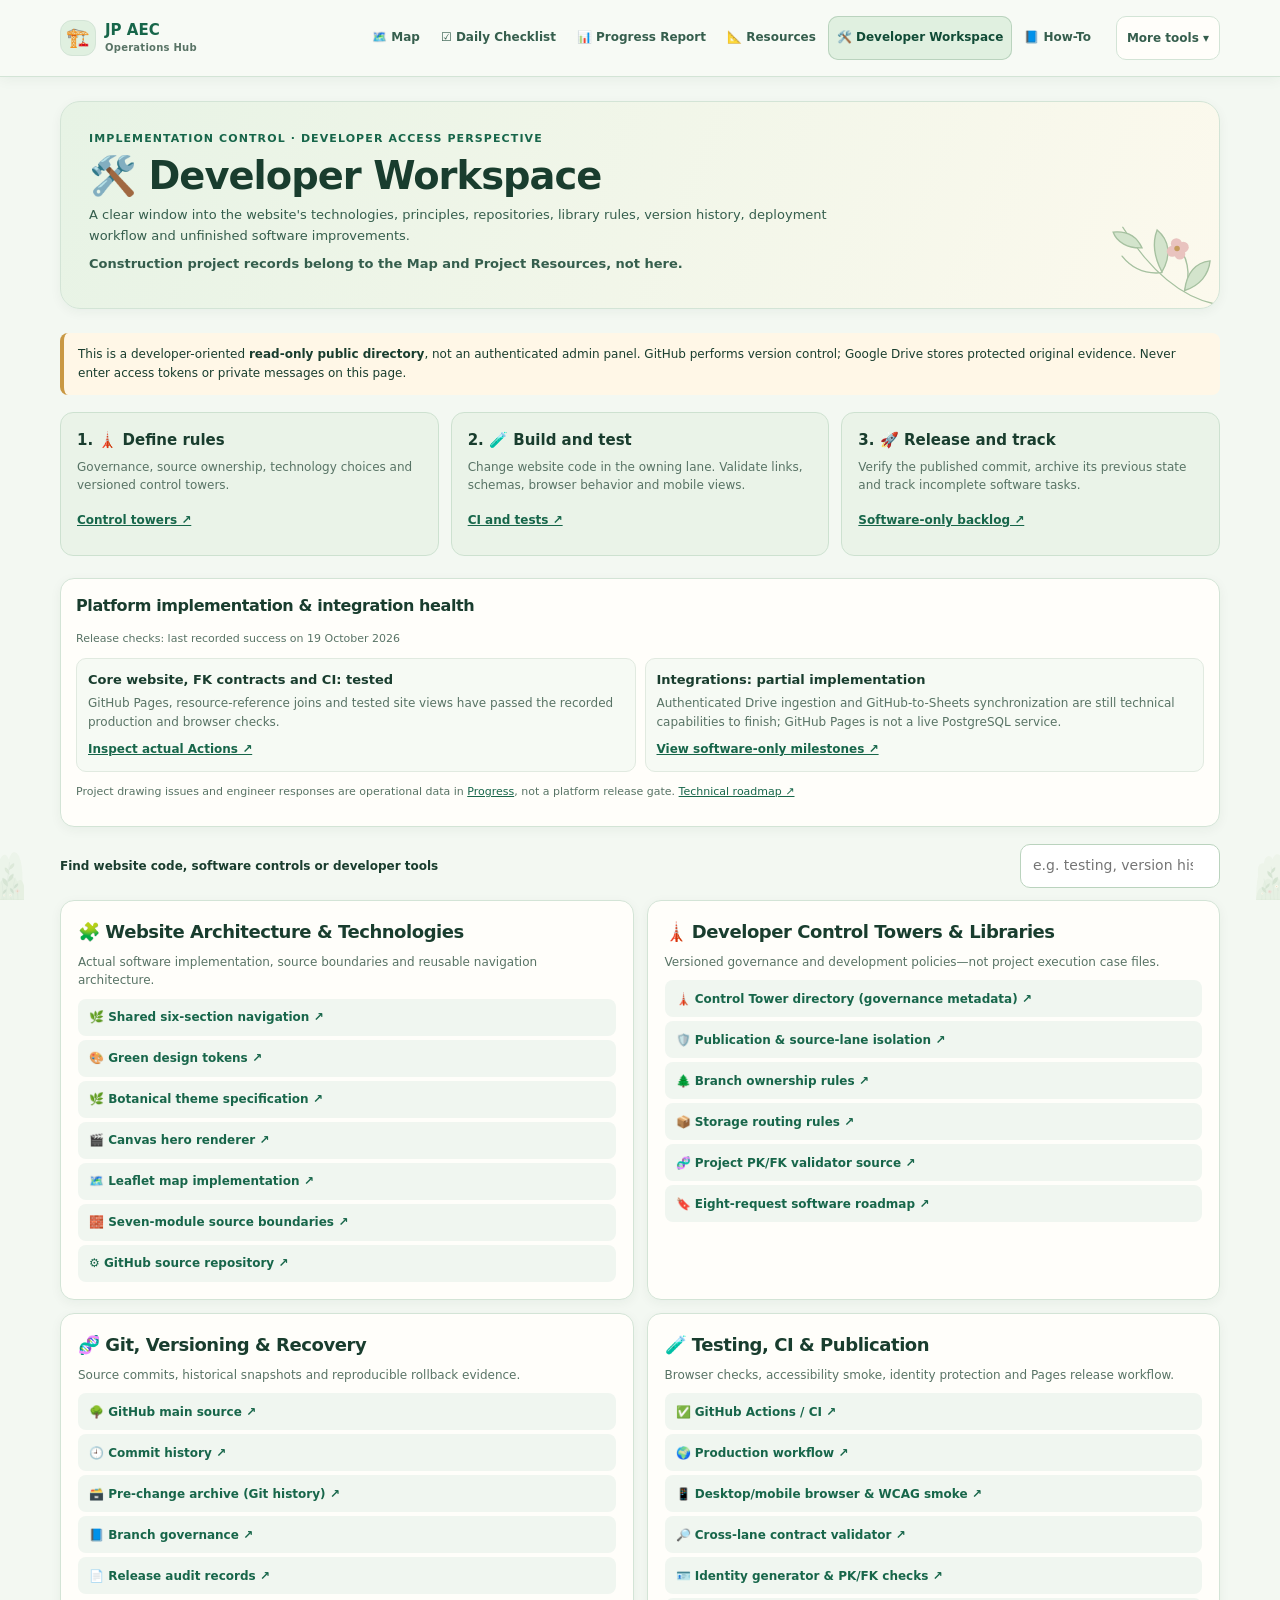
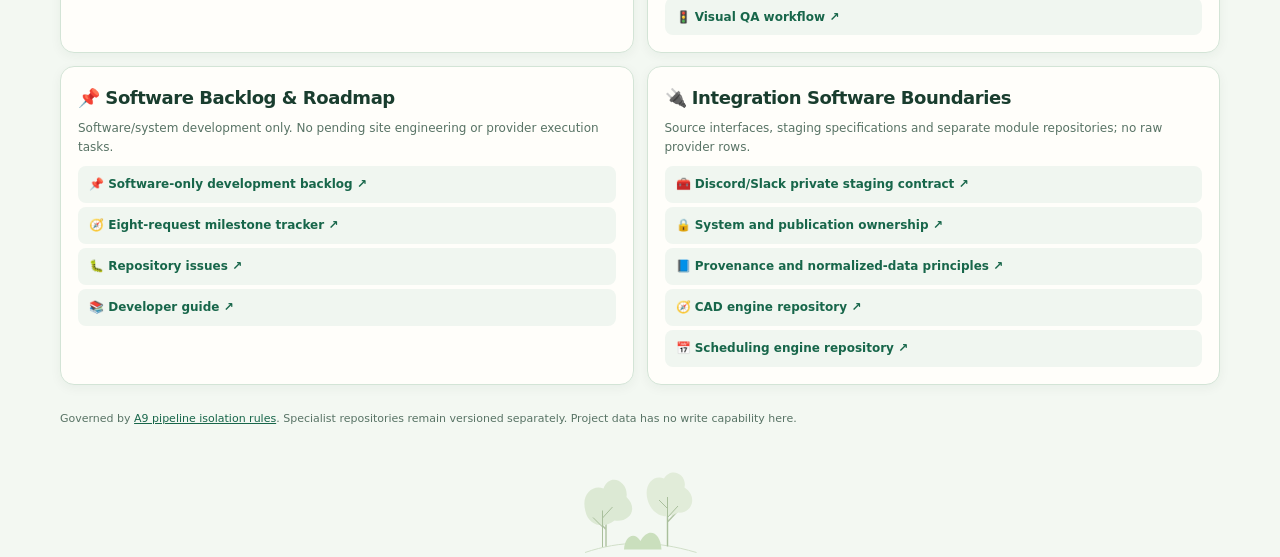
<file: workspace/index.html>
<!doctype html><html lang="en"><head><meta charset="utf-8"><meta name="viewport" content="width=device-width,initial-scale=1,viewport-fit=cover"><meta name="robots" content="noindex,nofollow"><meta name="description" content="Developer-only visual index of JP AEC website technology, control towers, repositories, version history, CI and software backlog"><title>🛠️ Developer Workspace · JP AEC</title>
<style>
:root{--bg:#f5f8f3;--ink:#183d2e;--muted:#567465;--green:#1f694d;--line:#d6e6d9}*{box-sizing:border-box}body{margin:0;background:var(--bg);color:var(--ink);font:14px/1.5 system-ui,-apple-system,Segoe UI,sans-serif}a{color:var(--green)}:focus-visible{outline:3px solid #e5b048;outline-offset:2px}.shell{max-width:1090px;margin:auto;padding:13px 18px 60px}.nav{display:flex;gap:6px;flex-wrap:wrap;align-items:center;border-bottom:1px solid var(--line);padding-bottom:11px}.nav a{min-height:40px;display:inline-flex;align-items:center;padding:8px 11px;text-decoration:none;font-size:12px;font-weight:800;border-radius:9px}.nav a[aria-current=page]{background:#e0eee0}
.hero{padding:25px 26px;border-radius:19px;border:1px solid #d1e5d3;background:linear-gradient(113deg,#e7f3e6,#fbf9ed);margin:19px 0}.eyebrow{font-weight:850;font-size:11px;letter-spacing:.12em;color:#3d8055;text-transform:uppercase}.hero h1{font-size:clamp(29px,4vw,42px);margin:7px 0;line-height:1.1}.hero p{max-width:760px;color:#526d5e;margin:6px 0;font-size:13px}.notice{border-left:4px solid #c99843;background:#fff7e7;padding:12px 14px;border-radius:8px;margin-bottom:17px;font-size:12px}
.filters{display:flex;justify-content:space-between;gap:12px;flex-wrap:wrap;align-items:center;margin-bottom:12px}.filters label{font-weight:760;font-size:12px}.filters input{border:1px solid #bbcebe;border-radius:9px;min-width:240px;padding:10px 12px;min-height:42px;background:white;font:inherit}.grid{display:grid;grid-template-columns:repeat(2,minmax(0,1fr));gap:13px}.card{background:#fffefa;border:1px solid var(--line);border-radius:14px;padding:17px}.card h2{font-size:18px;margin:0 0 7px}.card p{font-size:12px;color:var(--muted);margin:0 0 9px}.card ul{list-style:none;margin:0;padding:0;display:grid;gap:4px}.card li a{font-size:12px;min-height:37px;border-radius:8px;background:#f0f6f0;padding:9px 11px;text-decoration:none;font-weight:700;display:flex;align-items:center}.card li a:hover{background:#e3efe5}.foot{font-size:11px;color:var(--muted);margin-top:25px}.development-map{display:grid;grid-template-columns:repeat(3,minmax(0,1fr));gap:12px;margin-bottom:22px}
.dev-step{min-width:0;background:#eaf3e8;border:1px solid #cde1d0;border-radius:13px;padding:16px;display:flex;flex-direction:column;gap:6px}
.dev-step strong{font-size:15px}.dev-step p{font-size:12px;color:var(--muted);margin:0;flex:1}
.dev-step a{display:inline-flex;align-items:center;min-height:38px;font-size:12px;font-weight:800}
@media(max-width:720px){.development-map{grid-template-columns:1fr}}.empty{background:white;border:1px dashed #c1d4c5;border-radius:9px;padding:14px}
@media(max-width:690px){.shell{padding:10px 11px 50px}.hero{padding:19px 16px}.grid{grid-template-columns:1fr}.filters input{width:100%;min-width:0}}
.readiness{border:1px solid #d0e2d3;background:#fffefa;border-radius:14px;padding:15px;margin:0 0 17px}.readiness h2{font-size:16px;margin:0 0 8px}.readiness .readiness-grid{display:grid;grid-template-columns:repeat(2,minmax(0,1fr));gap:9px}.readiness .readiness-item{border:1px solid #e1eae0;border-radius:10px;padding:11px;background:#f6faf4;min-width:0}.readiness .readiness-item strong{display:block;font-size:13px}.readiness .readiness-item p{font-size:12px;color:var(--muted);margin:4px 0 7px}.readiness .readiness-item a{font-weight:780;font-size:12px}.readiness .stamp{font-size:11px;color:var(--muted)}@media(max-width:670px){.readiness .readiness-grid{grid-template-columns:1fr}}</style>
<!-- Shared light botanical theme; page-local layout remains below its owner. -->
<link rel="stylesheet" href="../assets/css/jp-theme-tokens.css?v=botanical-1">
<link rel="stylesheet" href="../assets/css/site-shell.css?v=botanical-1">
<link rel="stylesheet" href="../assets/css/jp-botanical.css?v=botanical-1">
</head><body data-jp-site="1"><main class="shell"><nav class="nav" aria-label="Main navigation"><a href="../index.html">🏠 Overview</a><a href="../map.html">🗺️ Map</a><a href="../resources/">📐 Resources</a><a href="../site-operations.html">☑️ Checklist</a><a href="./" aria-current="page">🛠️ Developer Workspace</a><a href="../guide/">📘 How-To</a></nav>
<header class="hero"><div class="eyebrow">Implementation control · Developer access perspective</div><h1>🛠️ Developer Workspace</h1><p>A clear window into the website's technologies, principles, repositories, library rules, version history, deployment workflow and unfinished software improvements.</p><p><strong>Construction project records belong to the Map and Project Resources, not here.</strong></p></header>
<div class="notice">This is a developer-oriented <strong>read-only public directory</strong>, not an authenticated admin panel. GitHub performs version control; Google Drive stores protected original evidence. Never enter access tokens or private messages on this page.</div>
<section class="development-map" aria-label="Website development control flow">
 <div class="dev-step"><strong>1. 🗼 Define rules</strong><p>Governance, source ownership, technology choices and versioned control towers.</p><a href="../controls/">Control towers ↗</a></div>
 <div class="dev-step"><strong>2. 🧪 Build and test</strong><p>Change website code in the owning lane. Validate links, schemas, browser behavior and mobile views.</p><a href="https://github.com/FabinGurung/JP_Communication-Command-Centre-and-Resource-Hub/actions" target="_blank" rel="noopener noreferrer">CI and tests ↗</a></div>
 <div class="dev-step"><strong>3. 🚀 Release and track</strong><p>Verify the published commit, archive its previous state and track incomplete software tasks.</p><a href="backlog/">Software-only backlog ↗</a></div>
 </section>
 <section class="readiness" aria-labelledby="readiness-heading"><h2 id="readiness-heading">Platform implementation &amp; integration health</h2><p class="stamp" id="readiness-stamp">Release checks: last recorded success on 19 October 2026</p><div class="readiness-grid"><div class="readiness-item"><strong>Core website, FK contracts and CI: tested</strong><p>GitHub Pages, resource-reference joins and tested site views have passed the recorded production and browser checks.</p><a href="https://github.com/FabinGurung/JP_Communication-Command-Centre-and-Resource-Hub/actions" target="_blank" rel="noopener noreferrer">Inspect actual Actions ↗</a></div><div class="readiness-item"><strong>Integrations: partial implementation</strong><p>Authenticated Drive ingestion and GitHub-to-Sheets synchronization are still technical capabilities to finish; GitHub Pages is not a live PostgreSQL service.</p><a href="backlog/">View software-only milestones ↗</a></div></div><p class="stamp">Project drawing issues and engineer responses are operational data in <a href="../site-operations/history.html">Progress</a>, not a platform release gate. <a href="../ops/control/c-web11-post-alias-roadmap.v1.0.json">Technical roadmap ↗</a></p></section>
 <div class="filters"><label for="search">Find website code, software controls or developer tools</label><input id="search" type="search" placeholder="e.g. testing, version history, governance, backlog" autocomplete="off"></div>
<div id="developer-directory" class="grid" aria-live="polite"><div class="empty">Loading developer library…</div></div>
<div class="foot">Governed by <a href="../ops/control/site-experience-and-pipeline-isolation.v0.1.json">A9 pipeline isolation rules</a>. Specialist repositories remain versioned separately. Project data has no write capability here.</div></main>
<script>
(()=>{"use strict";let data=null;const $=id=>document.getElementById(id),esc=s=>String(s??"").replace(/[&<>"']/g,c=>({"&":"&amp;","<":"&lt;",">":"&gt;",'"':"&quot;","'":"&#39;"}[c]));const safe=url=>typeof url==="string"&&(url.startsWith("../")||/^https:\/\/github\.com\/FabinGurung\//.test(url));
function render(){if(!data)return;const q=$("search").value.trim().toLowerCase();const html=data.categories.map(group=>{const links=group.links.filter(x=>!q||[group.name,group.explanation,x.label].join(" ").toLowerCase().includes(q));if(!links.length)return "";return '<section class="card"><h2>'+esc(group.name)+'</h2><p>'+esc(group.explanation)+'</p><ul>'+links.map(x=>'<li>'+(safe(x.href)?'<a target="'+(x.href.startsWith("https")?"_blank":"_self")+'" rel="noopener noreferrer" href="'+esc(x.href)+'">'+esc(x.label)+' ↗</a>':'<span>'+esc(x.label)+'</span>')+'</li>').join("")+'</ul></section>';}).join("");$("developer-directory").innerHTML=html||'<div class="empty">No developer controls match this search.</div>';}
async function load(){try{const r=await fetch("./developer-links.v0.1.json",{cache:"no-store"});if(!r.ok)throw Error("HTTP "+r.status);data=await r.json();if(!Array.isArray(data.categories))throw Error("Invalid developer links");render();}catch(e){$("developer-directory").innerHTML='<div class="empty">Developer link registry unavailable: '+esc(e.message)+'</div>';}}
$("search").addEventListener("input",render);load();})();
</script><script src="../assets/js/site-shell.js?v=botanical-1"></script></body></html>
</file>
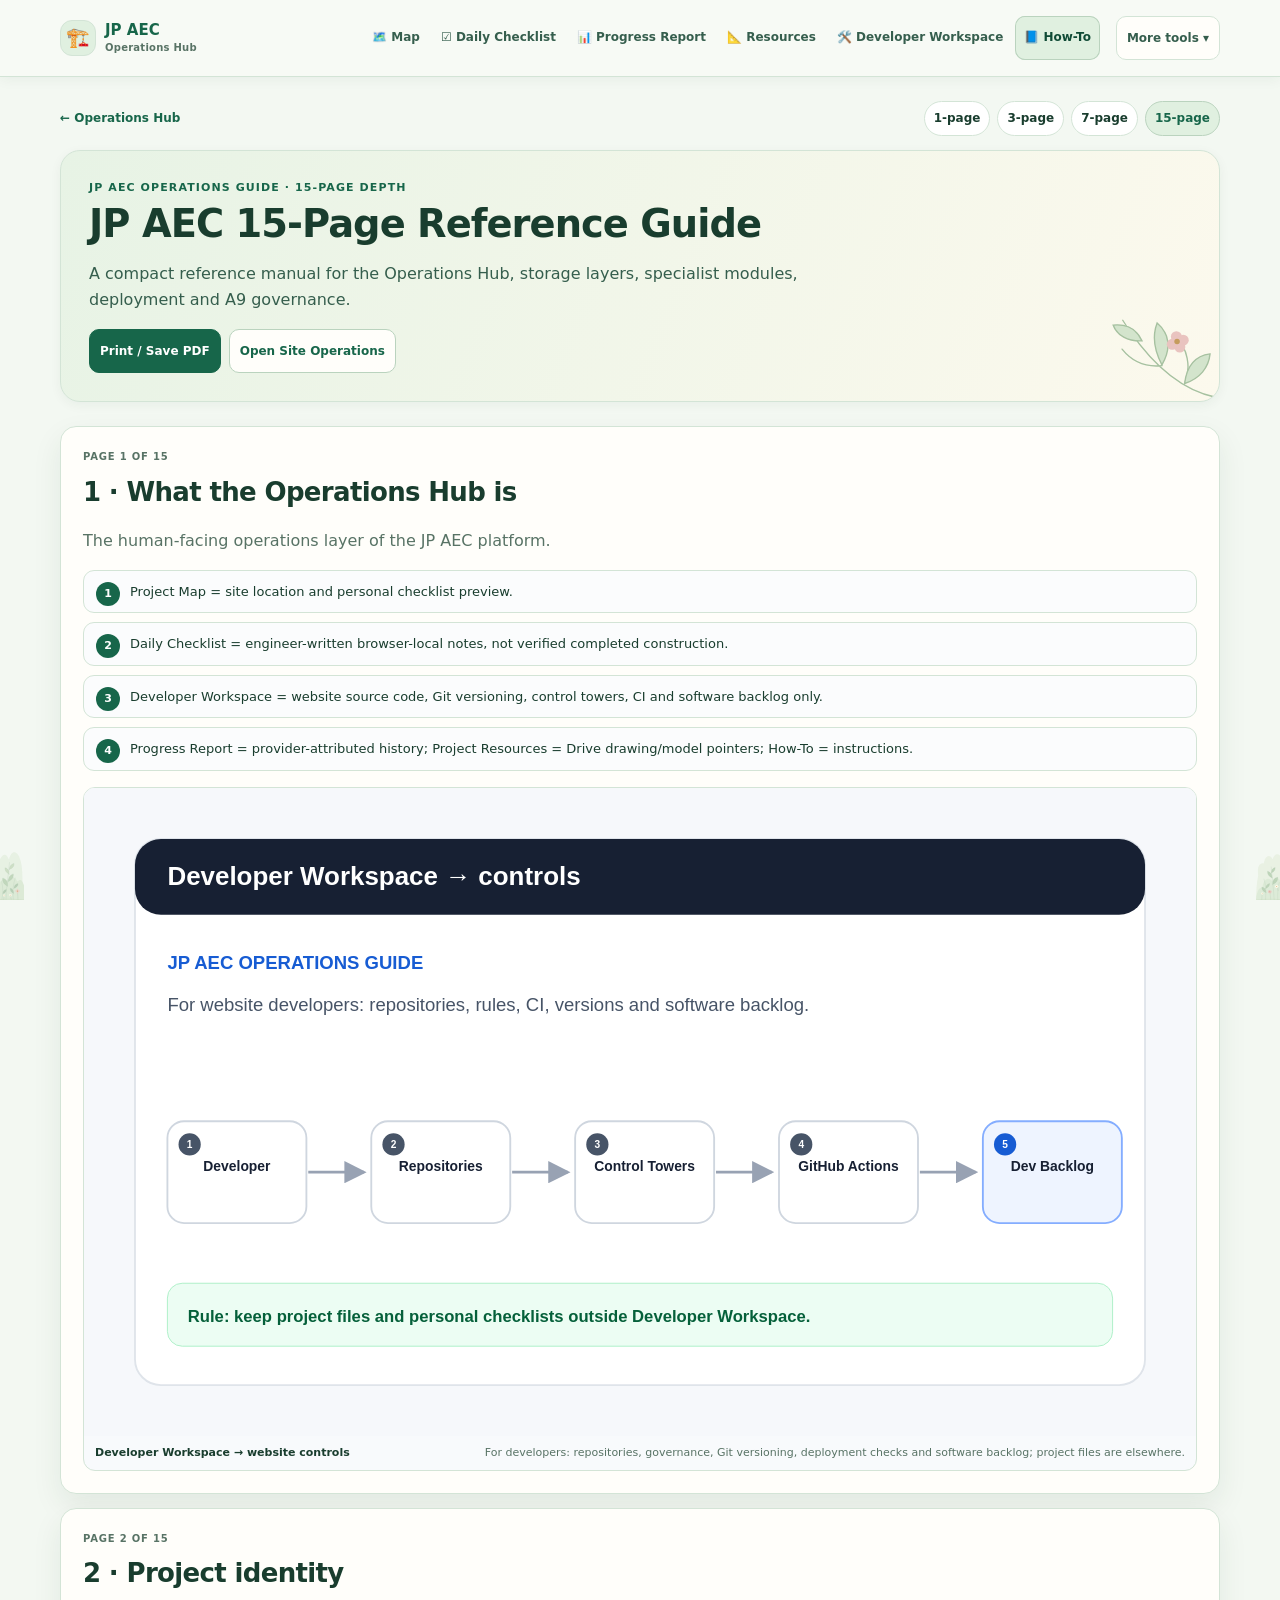
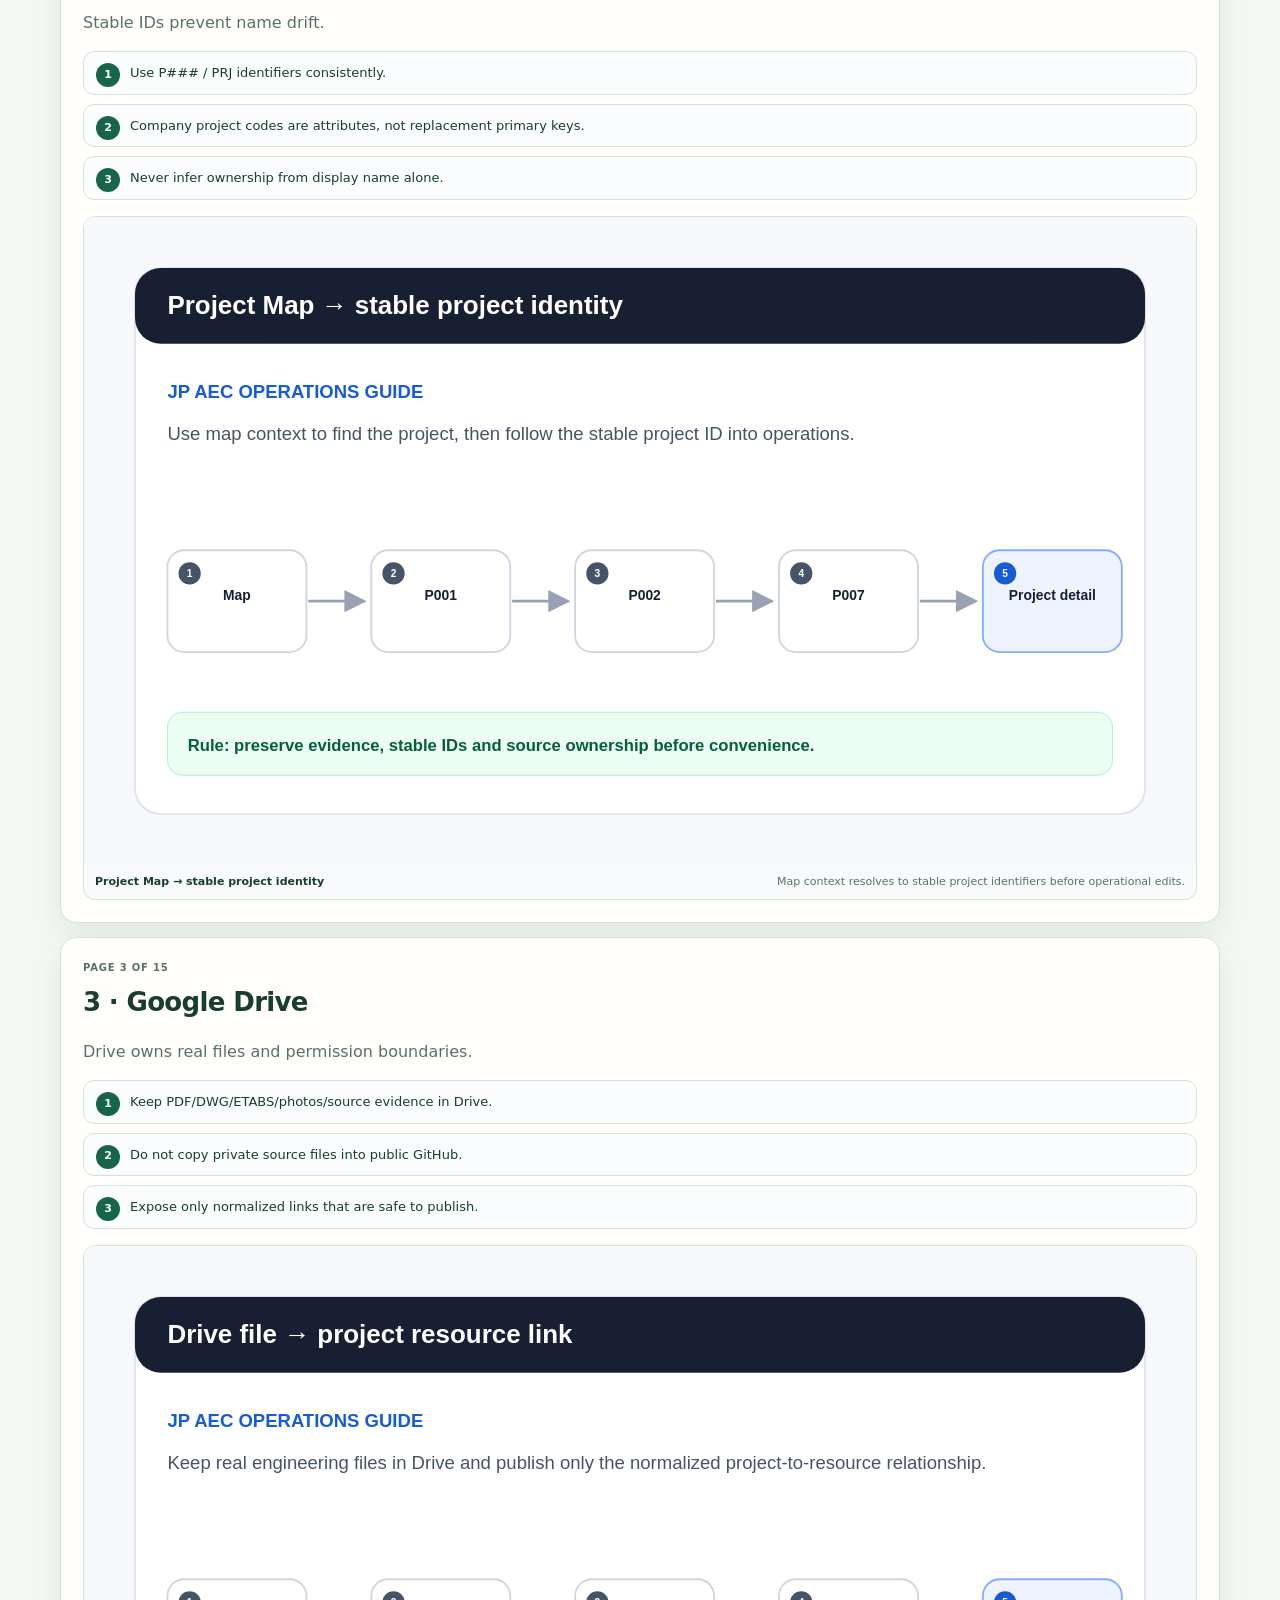
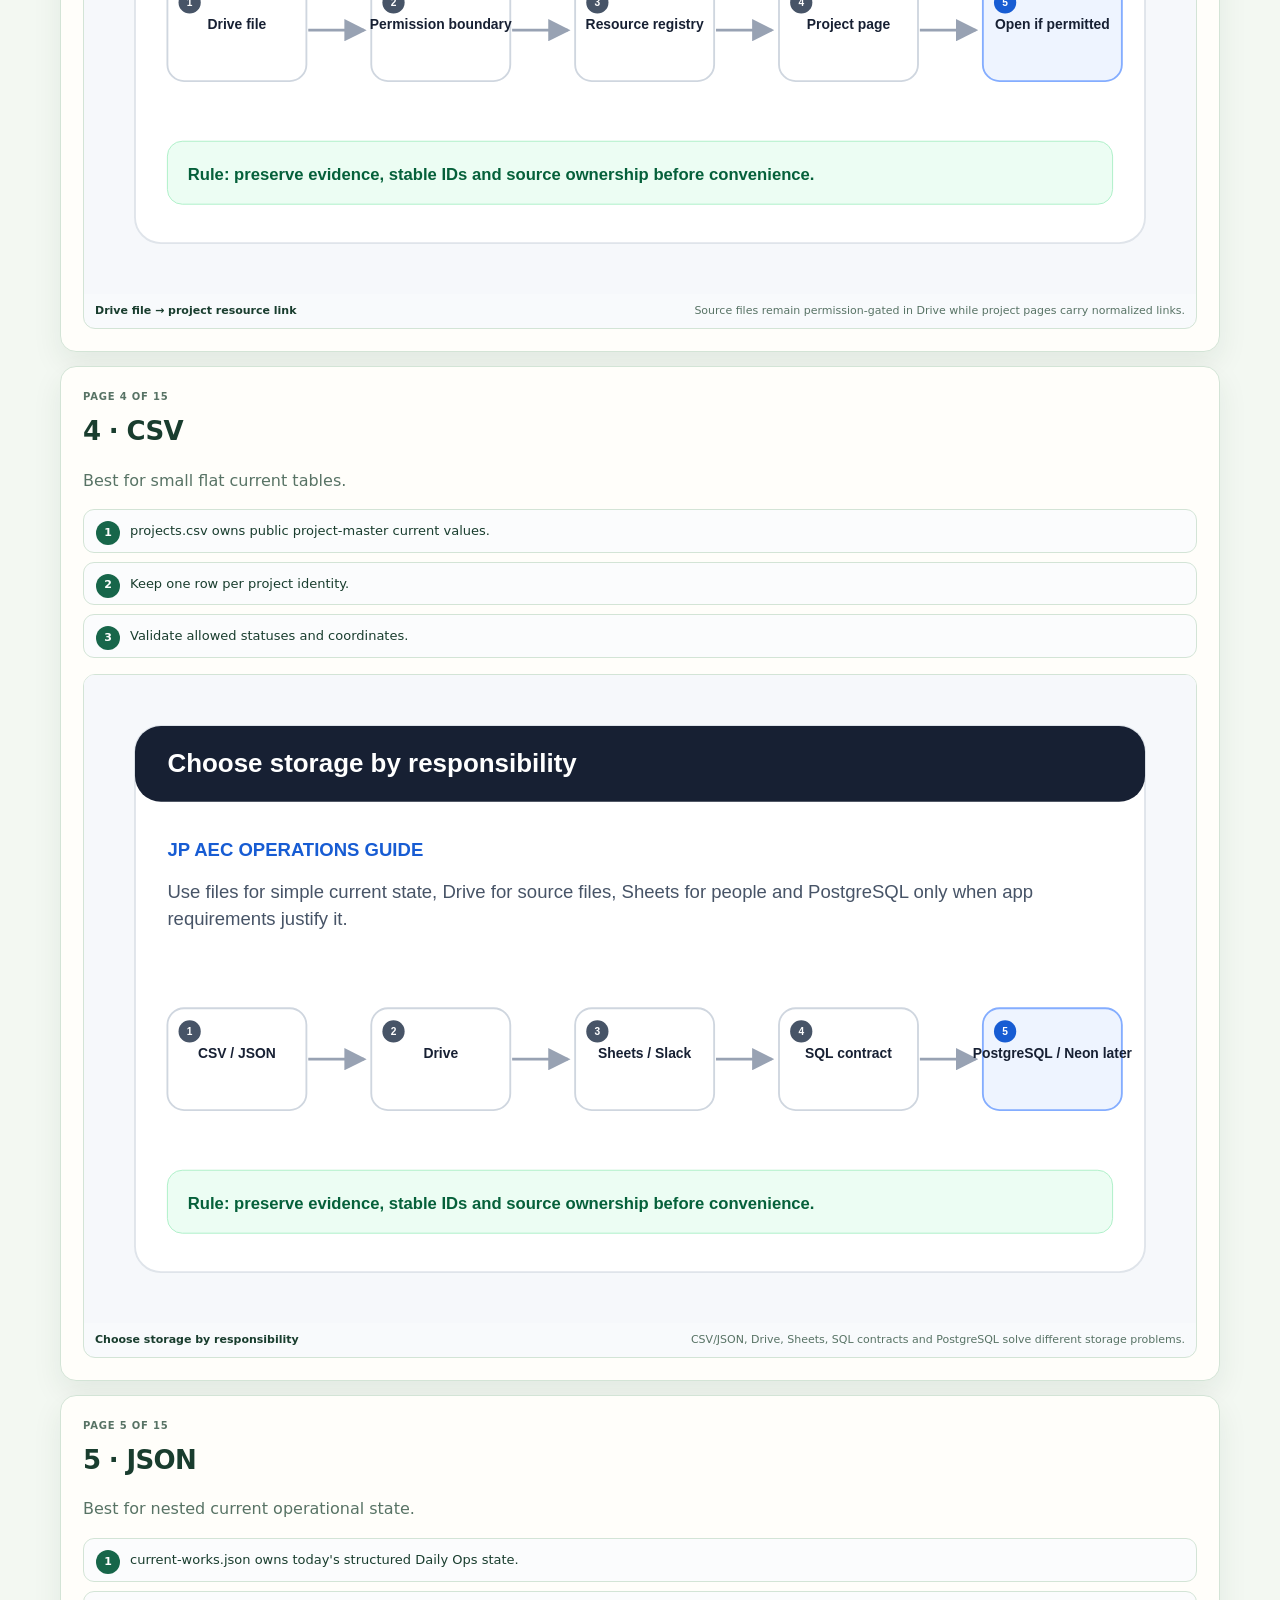
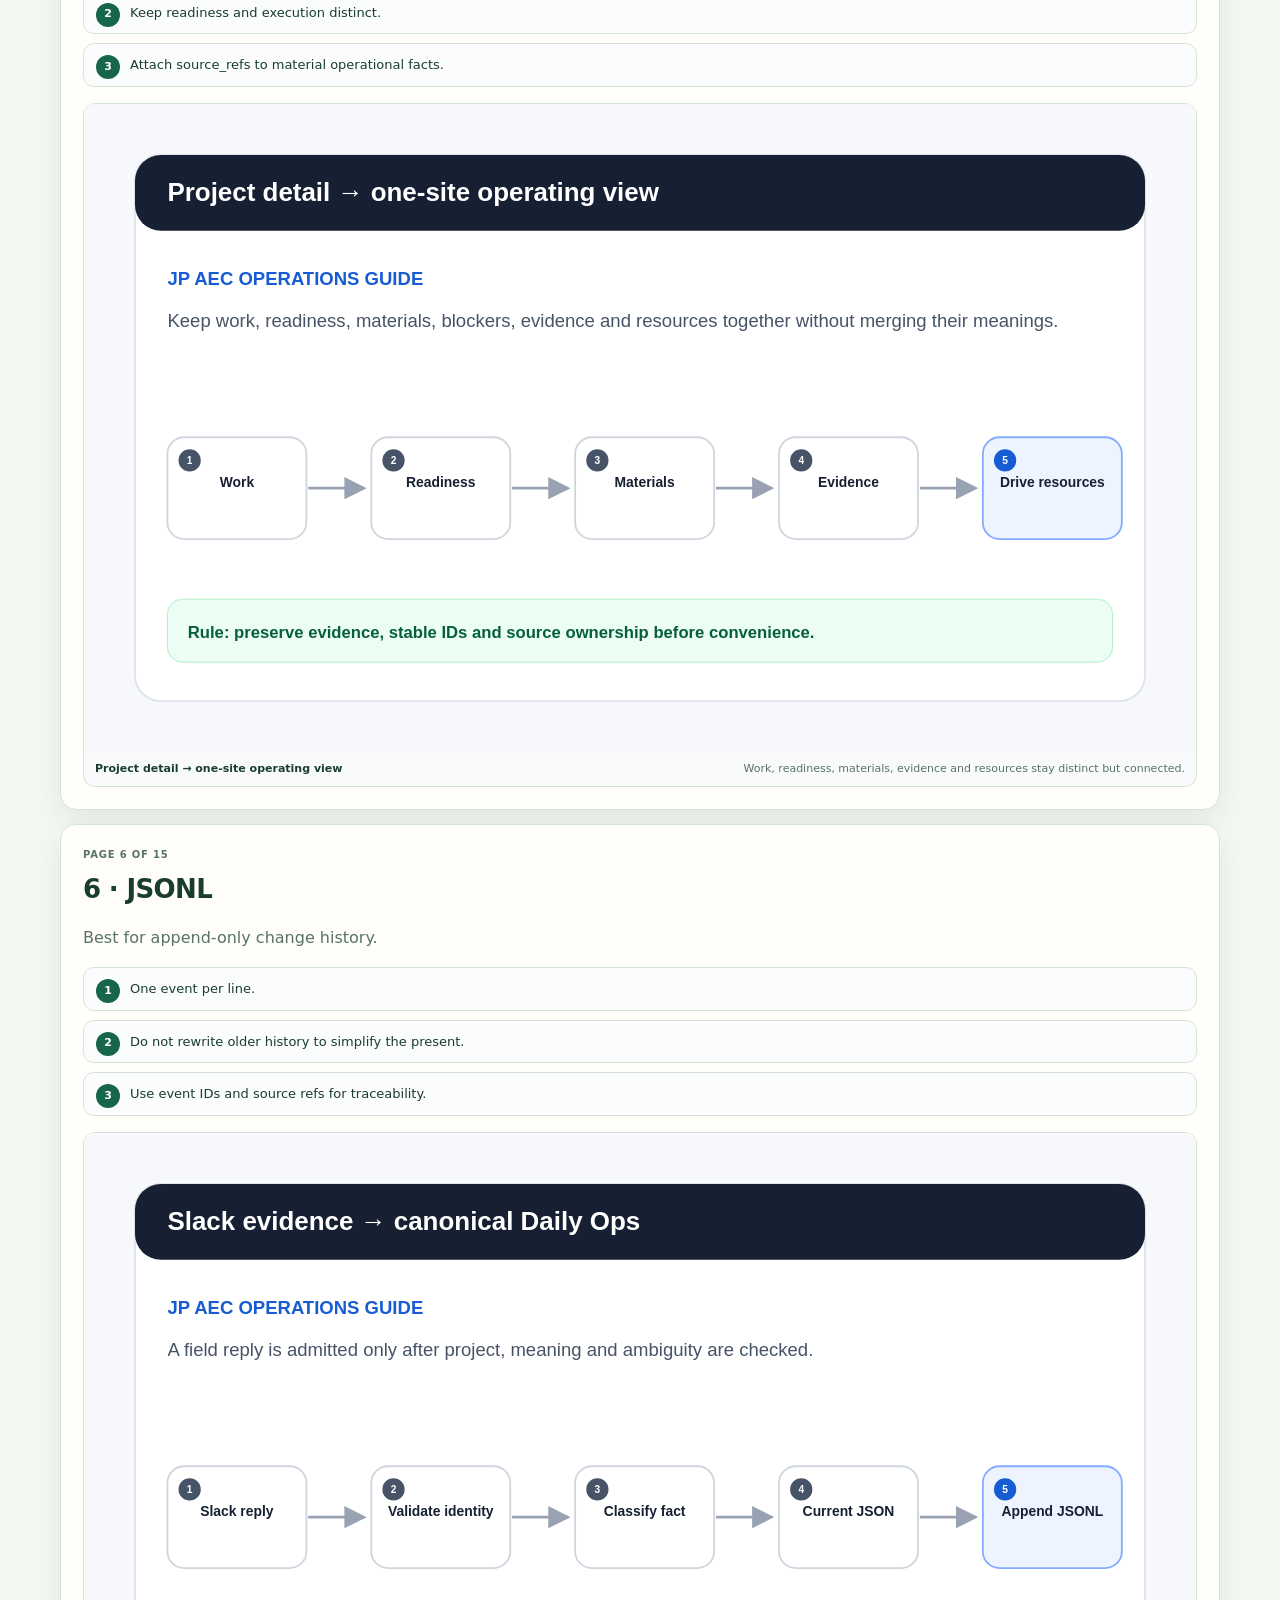
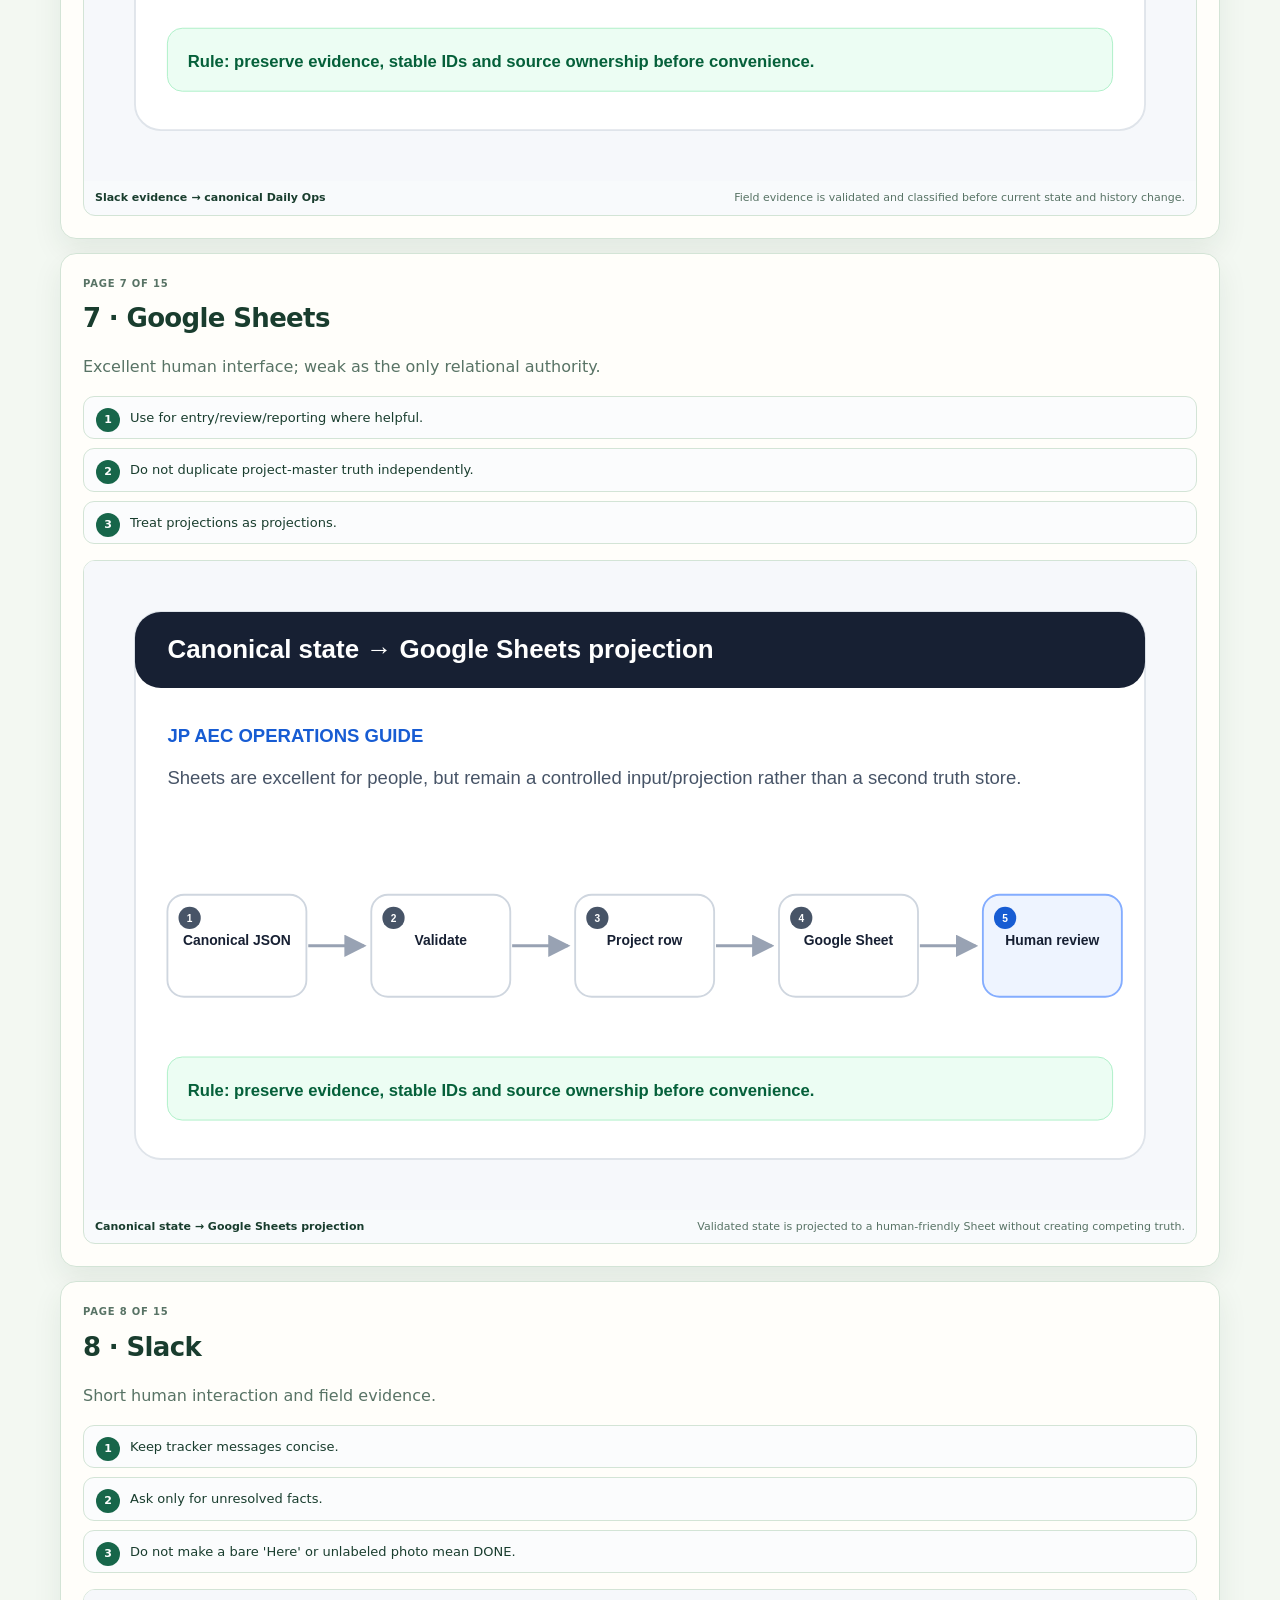
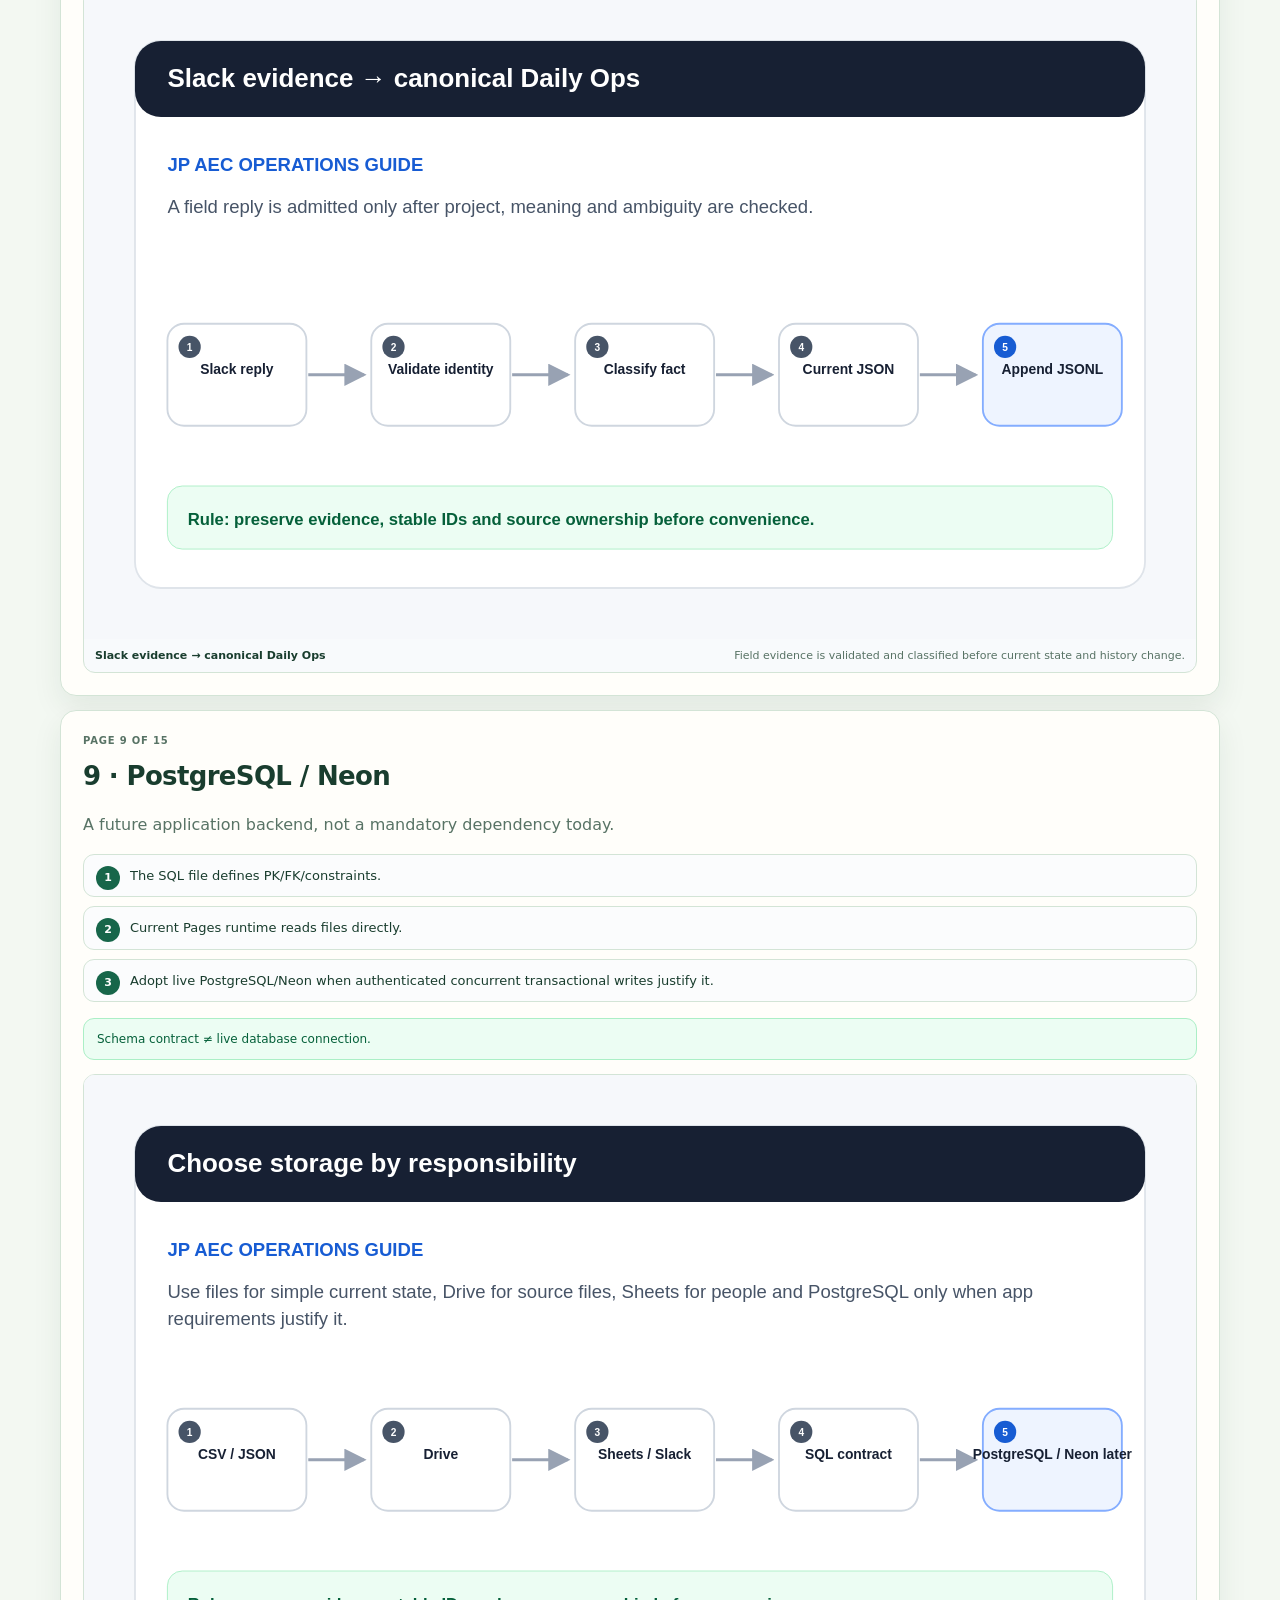
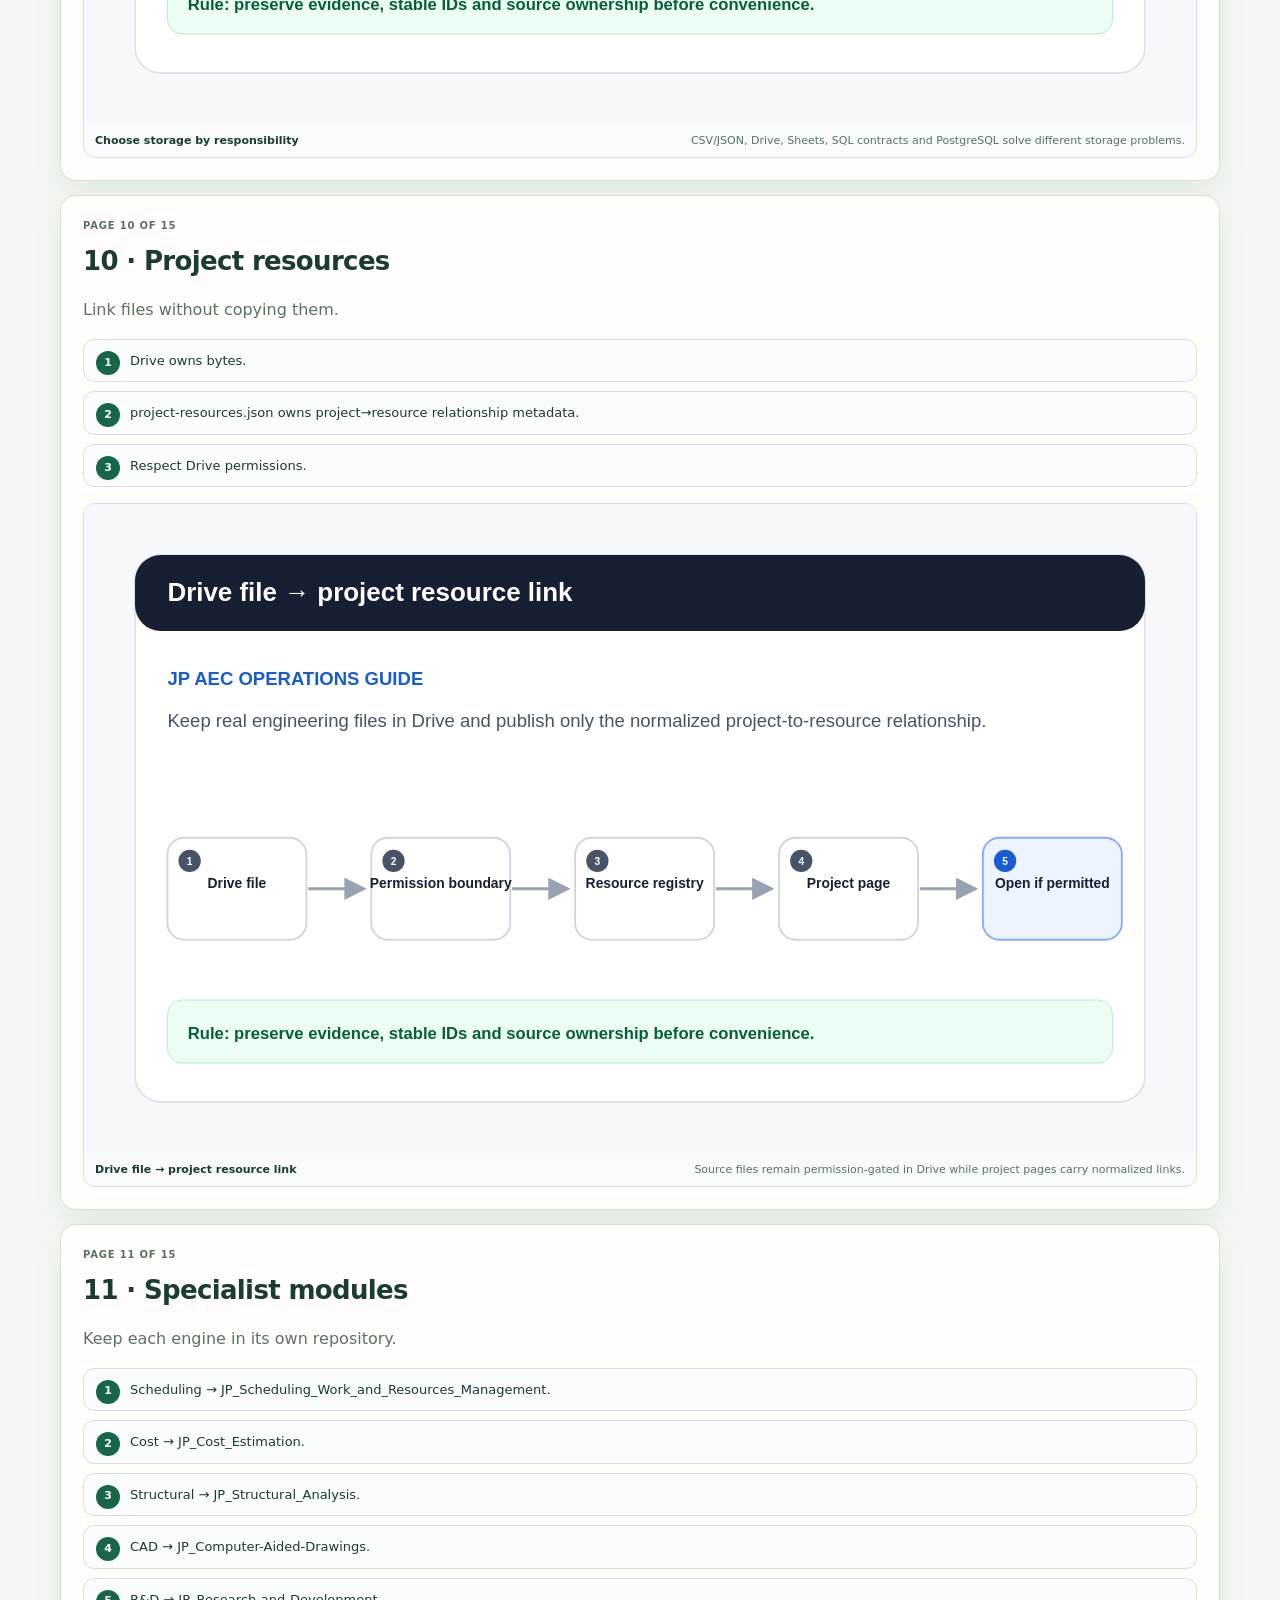
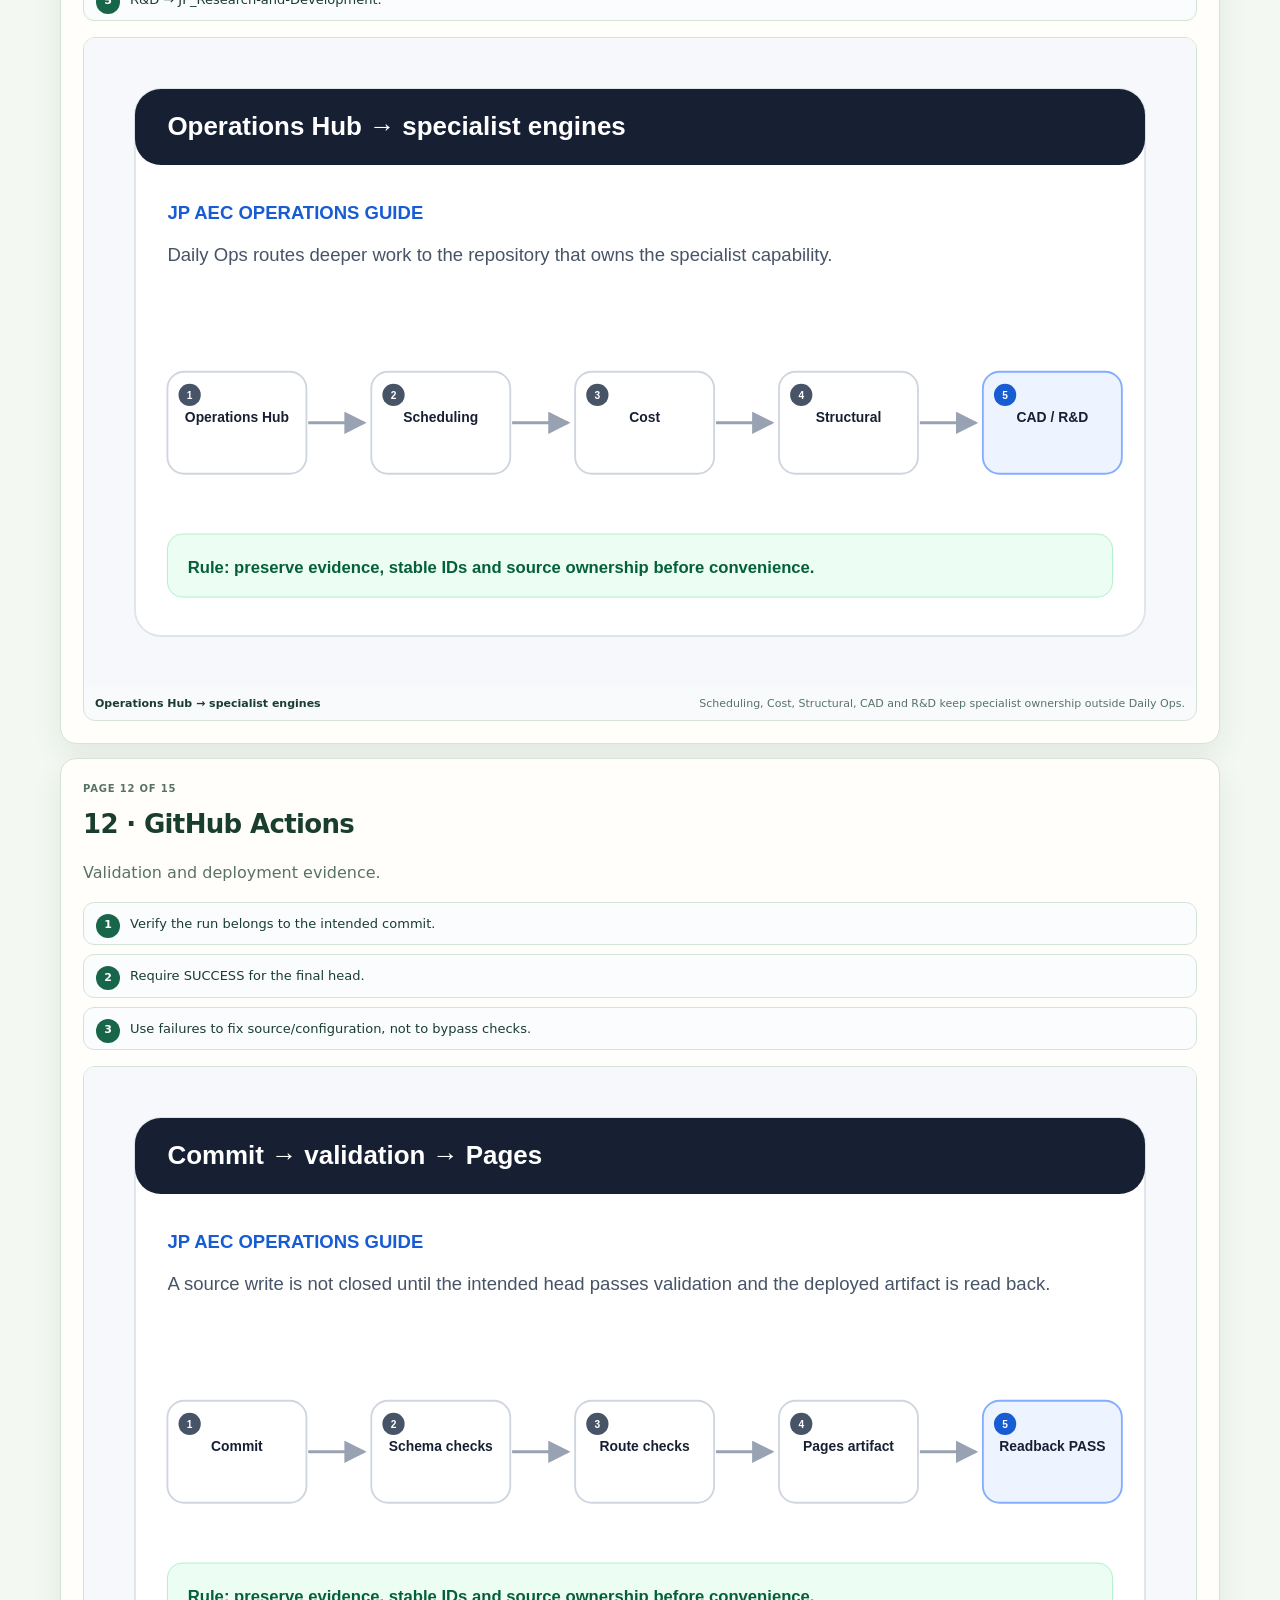
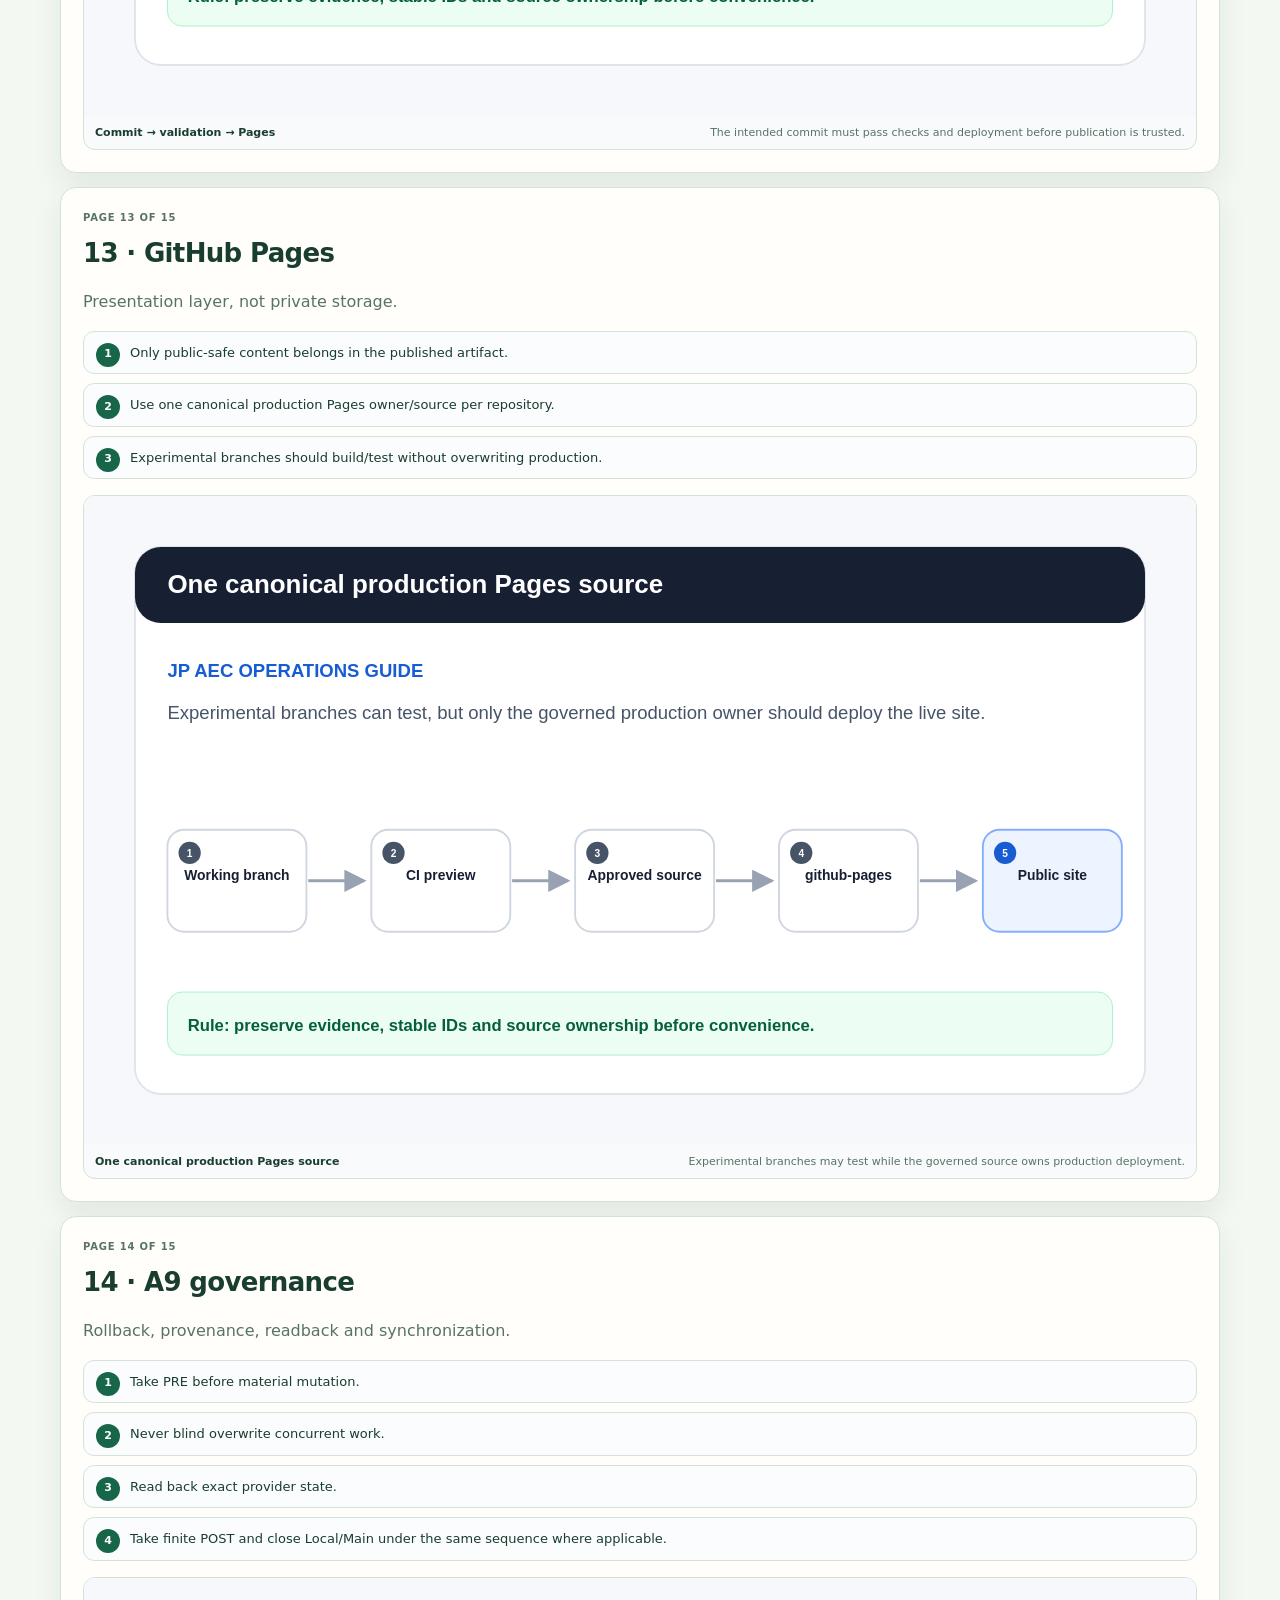
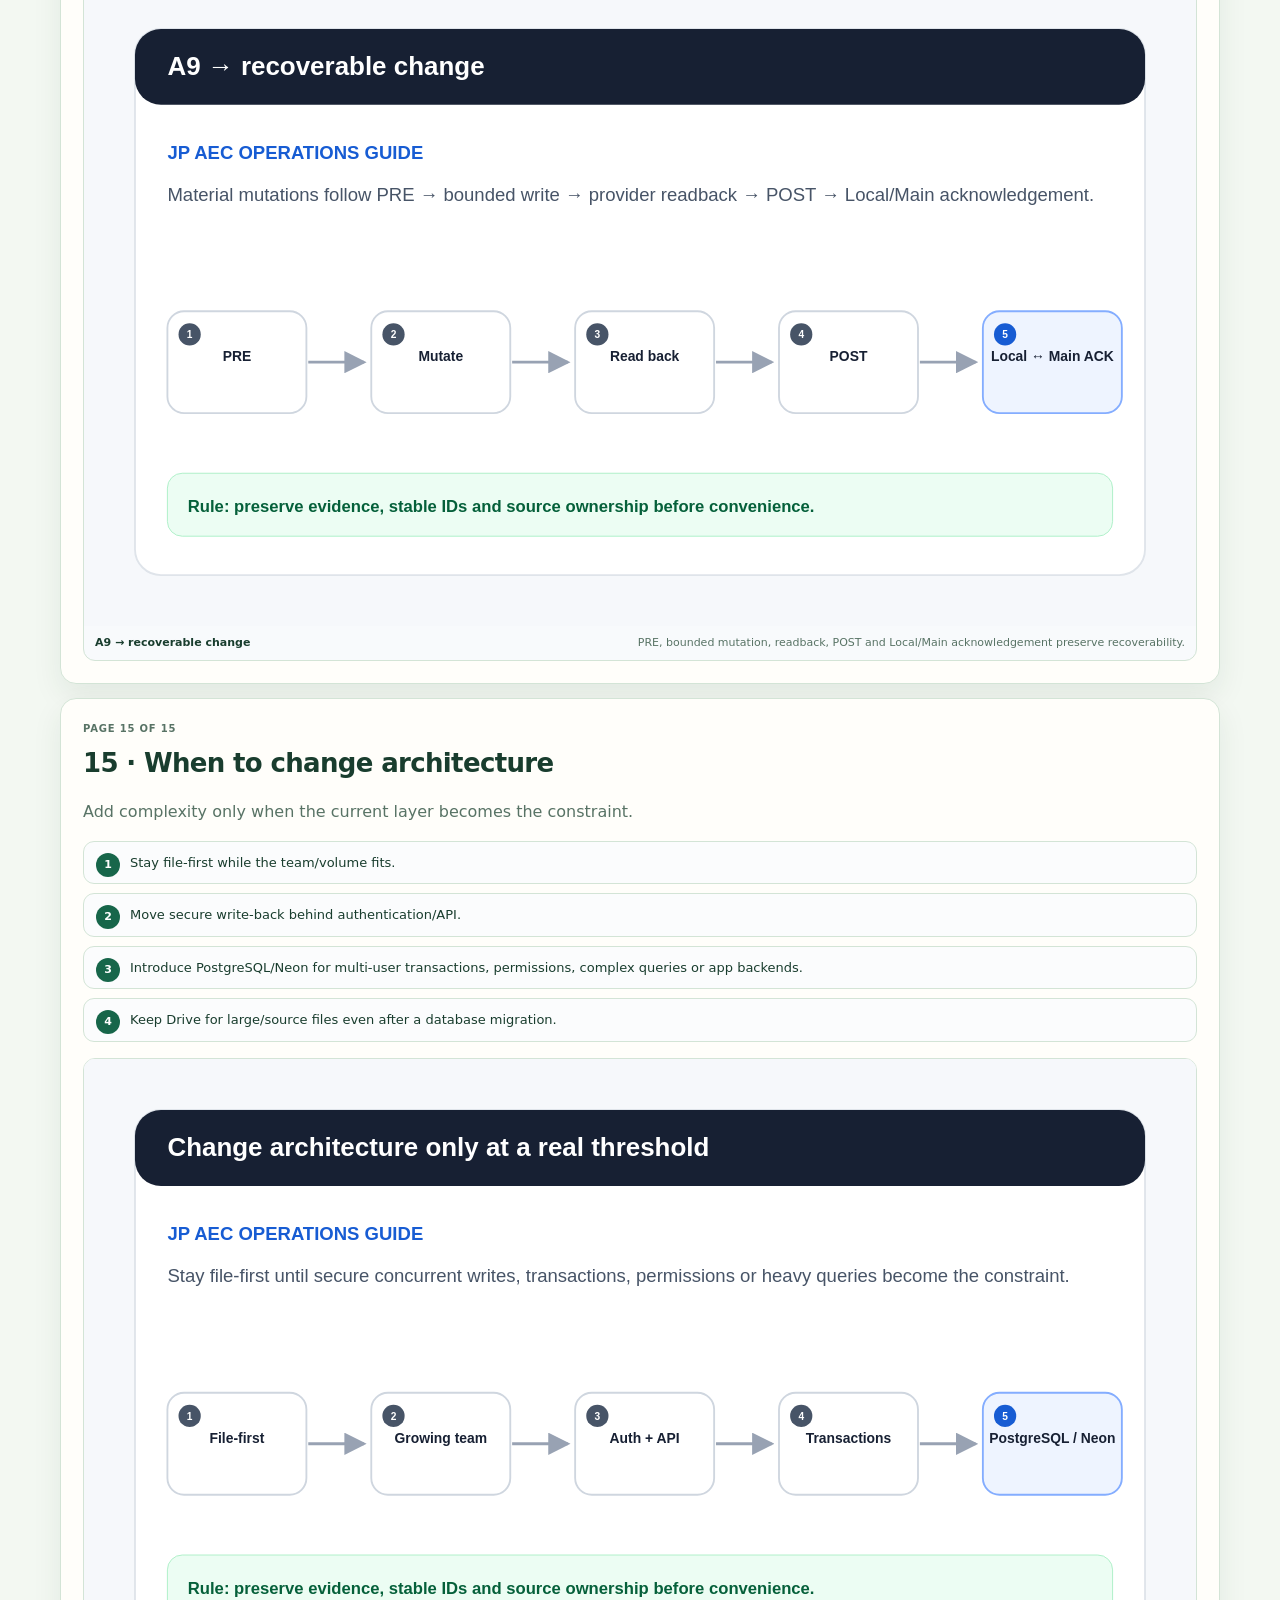
<file: guide/15-pages/index.html>
<!doctype html><html lang="en"><head><meta charset="utf-8"><meta name="viewport" content="width=device-width,initial-scale=1,viewport-fit=cover"><meta name="robots" content="noindex,nofollow"><meta name="description" content="A compact reference manual for the Operations Hub, storage layers, specialist modules, deployment and A9 governance."><title>JP AEC 15-Page Reference Guide</title><link rel="stylesheet" href="../guide.css?v=1">
<!-- Shared light botanical theme; page-local layout remains below its owner. -->
<link rel="stylesheet" href="../../assets/css/jp-theme-tokens.css?v=botanical-1">
<link rel="stylesheet" href="../../assets/css/site-shell.css?v=botanical-1">
<link rel="stylesheet" href="../../assets/css/jp-botanical.css?v=botanical-1">
</head><body data-depth="15" data-root="../../"><main class="wrap"><div class="top"><a href="../../index.html">← Operations Hub</a><nav class="depth-nav"><a data-depth-link="1" href="../">1-page</a><a data-depth-link="3" href="../3-pages/">3-page</a><a data-depth-link="7" href="../7-pages/">7-page</a><a data-depth-link="15" href="../15-pages/">15-page</a></nav></div><header class="cover"><div class="eyebrow">JP AEC Operations Guide · 15-page depth</div><h1>JP AEC 15-Page Reference Guide</h1><p>A compact reference manual for the Operations Hub, storage layers, specialist modules, deployment and A9 governance.</p><div class="actions"><button class="button" id="print" type="button">Print / Save PDF</button><a class="button secondary" href="../../site-operations.html">Open Site Operations</a></div></header><section id="pages"></section><div class="footer">JP AEC Operations Guide · illustrated workflow tutorials · public-safe visual layer.</div></main><script src="../guide.js?v=1" defer></script><script src="../../assets/js/site-shell.js?v=botanical-1"></script></body></html>
</file>
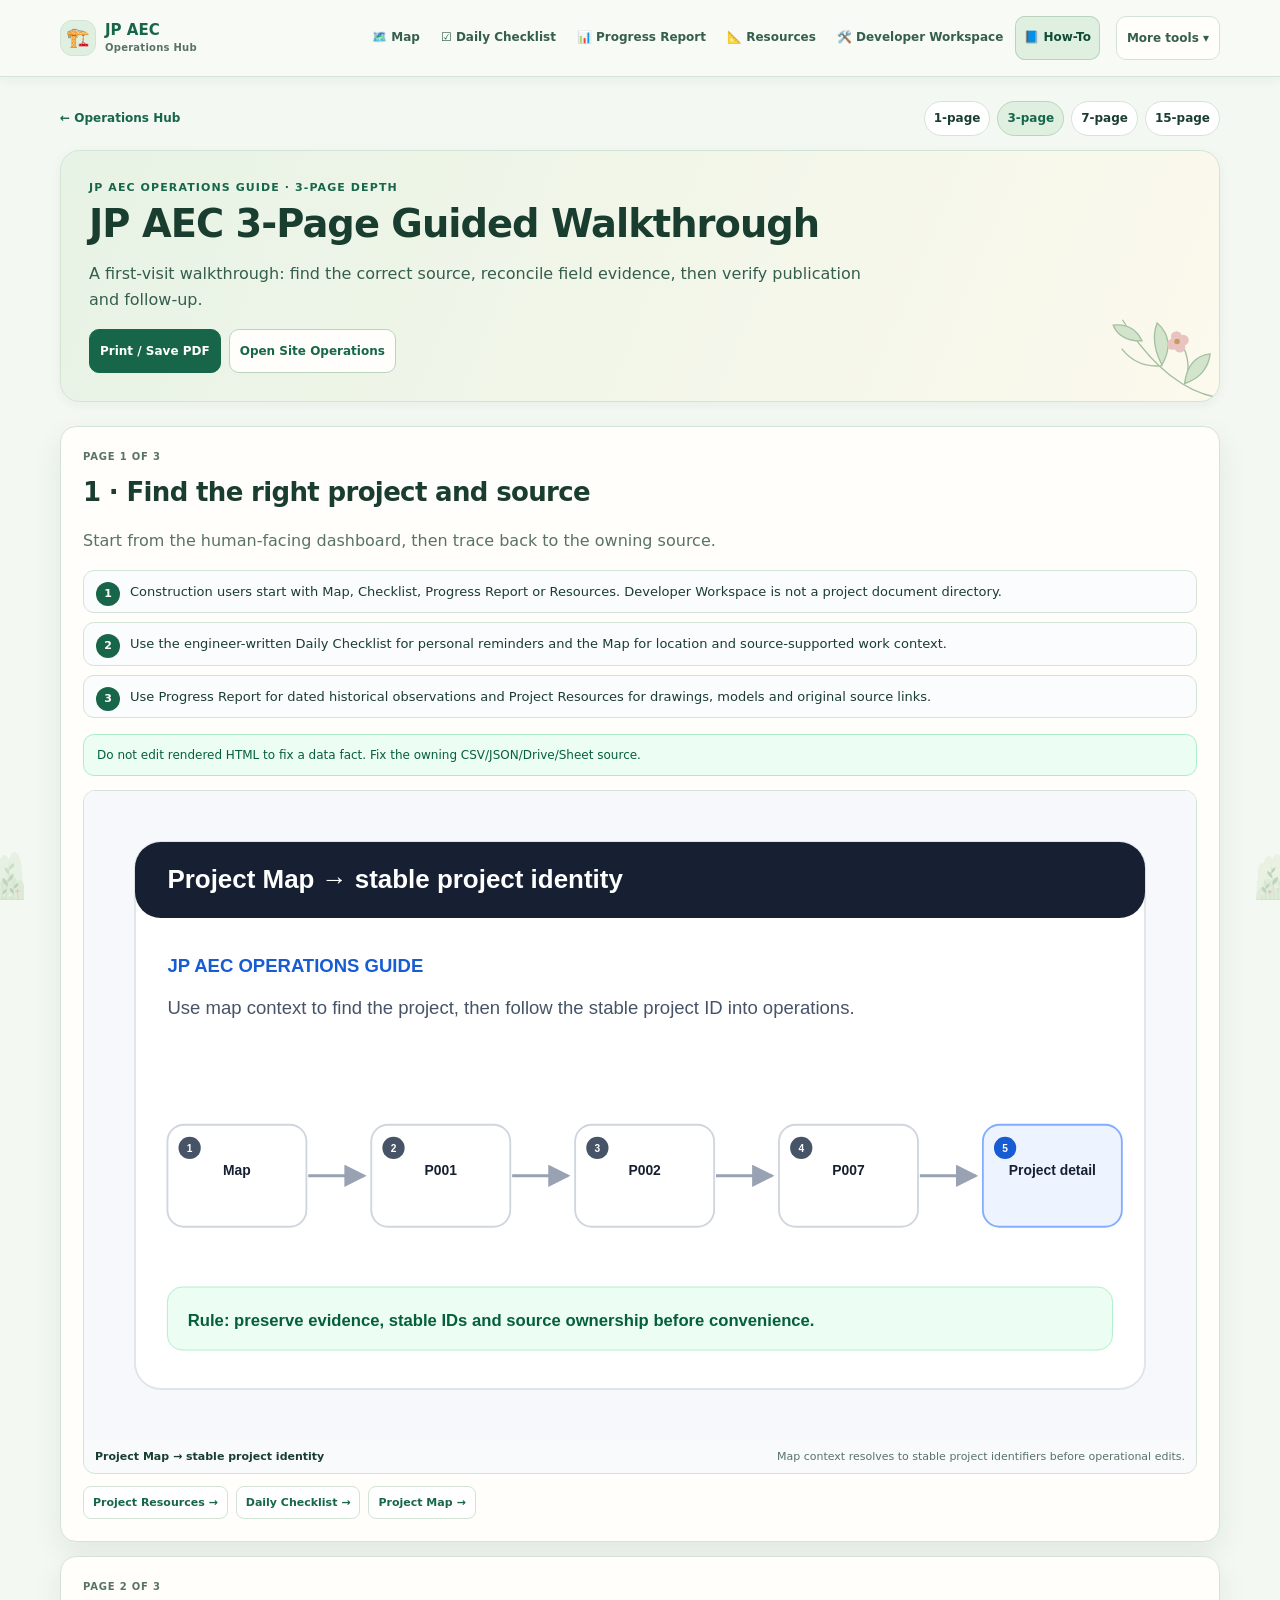
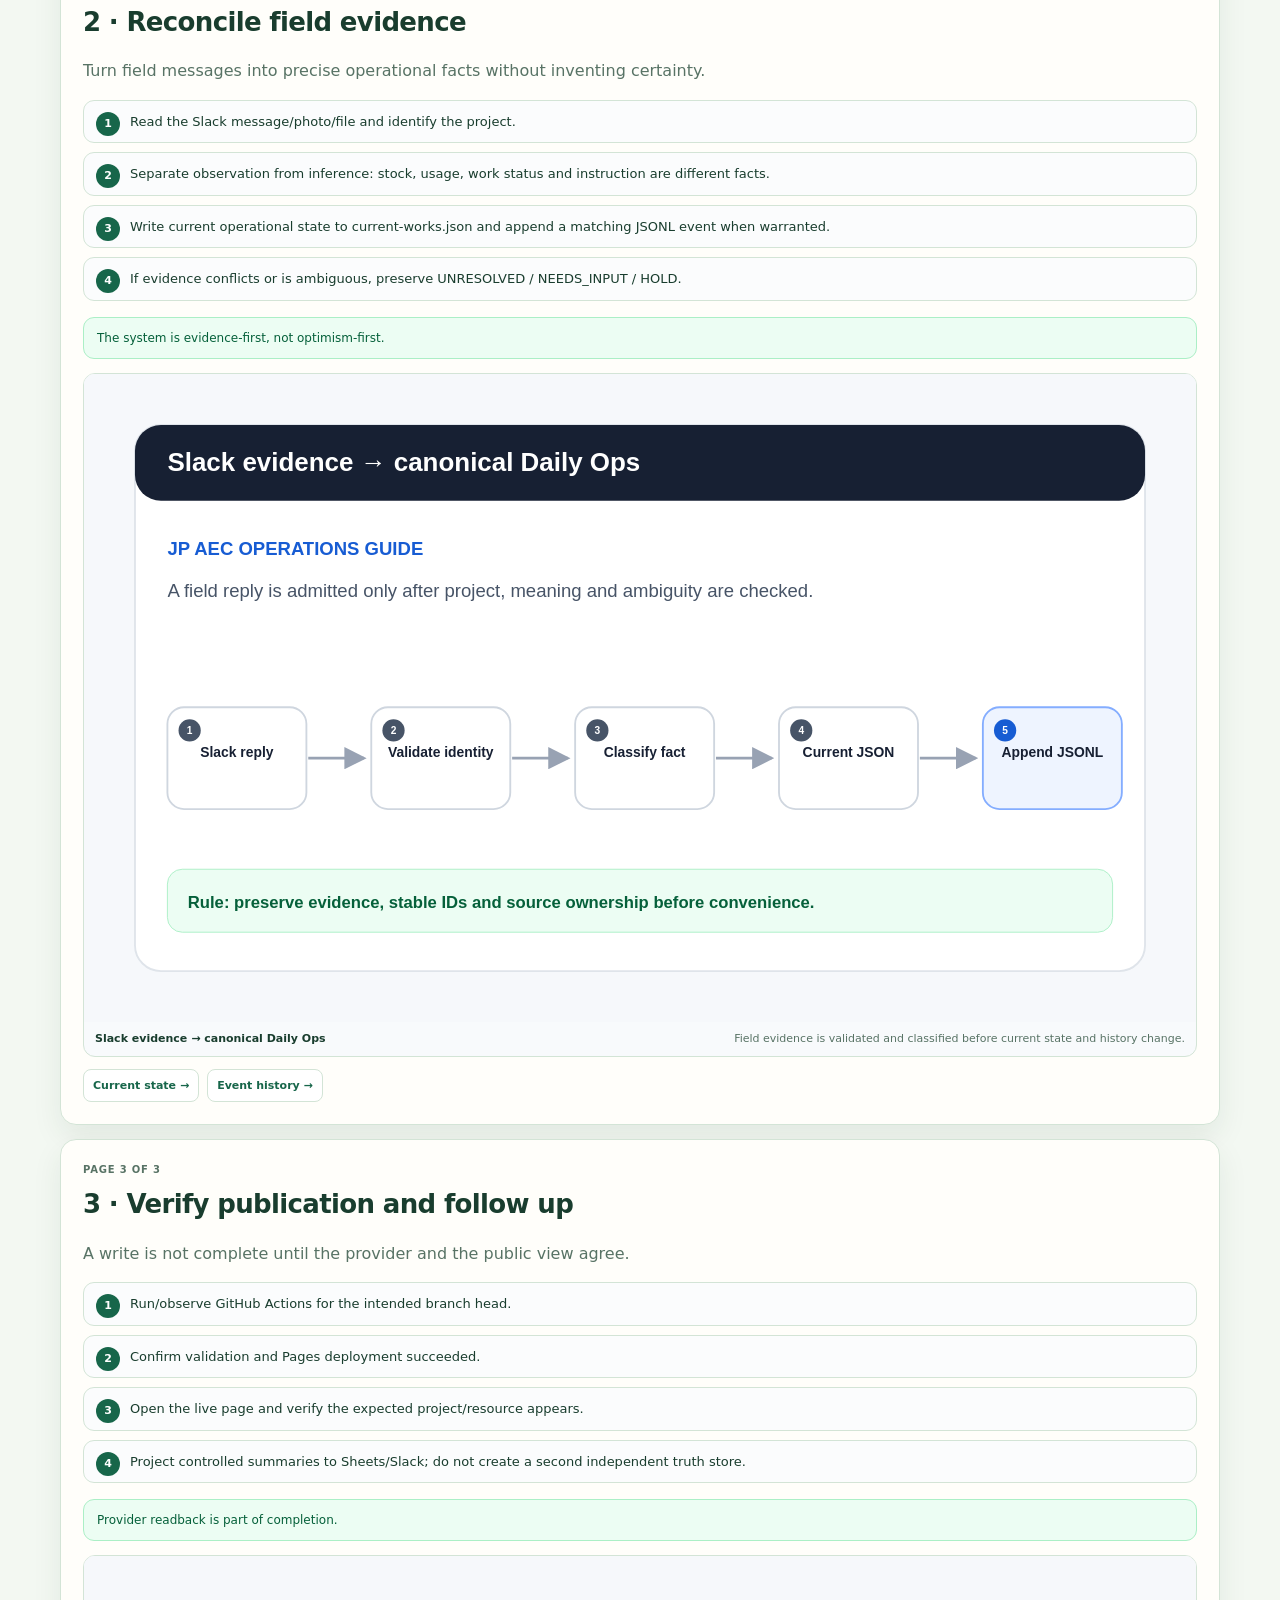
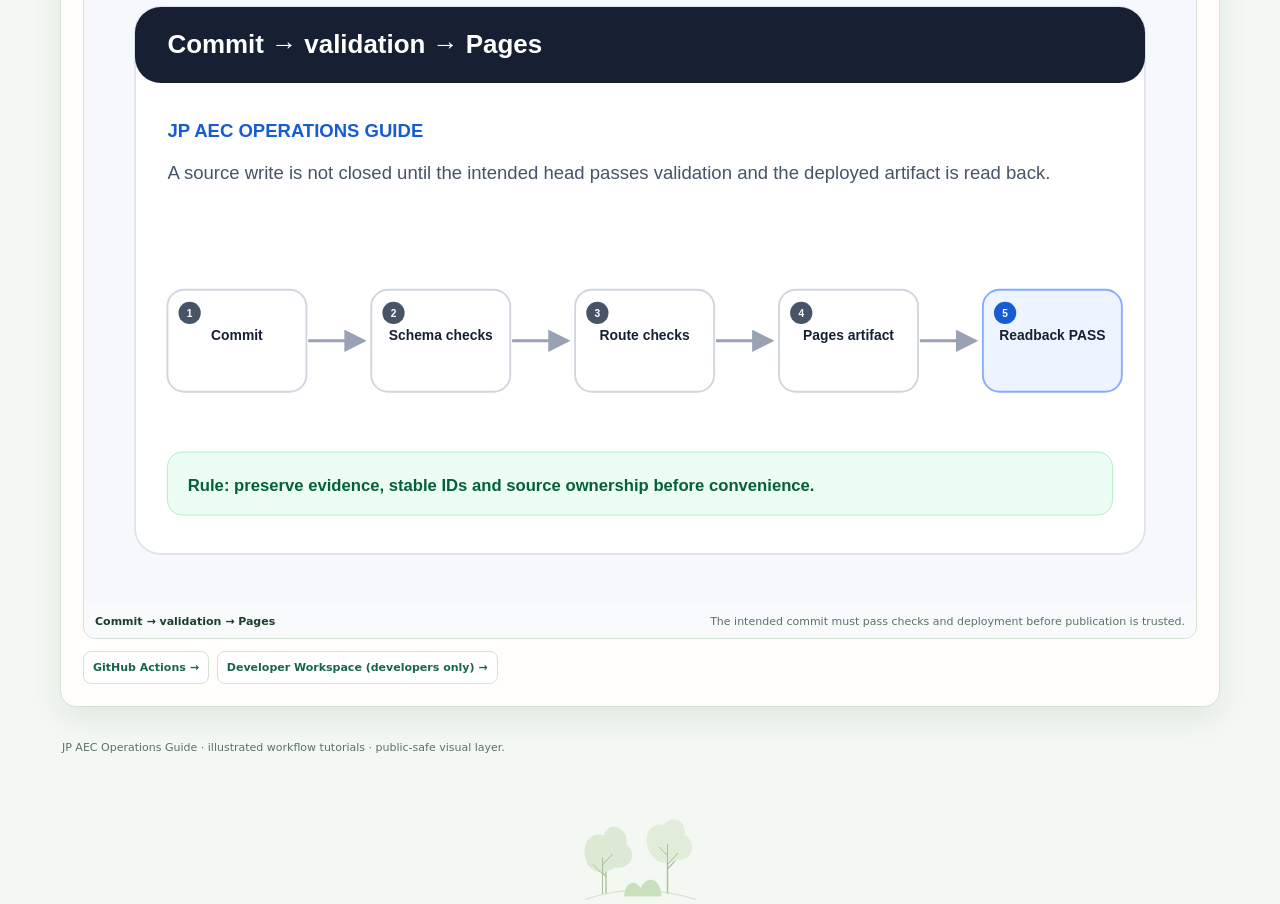
<file: guide/3-pages/index.html>
<!doctype html><html lang="en"><head><meta charset="utf-8"><meta name="viewport" content="width=device-width,initial-scale=1,viewport-fit=cover"><meta name="robots" content="noindex,nofollow"><meta name="description" content="A first-visit walkthrough: find the correct source, reconcile field evidence, then verify publication and follow-up."><title>JP AEC 3-Page Guided Walkthrough</title><link rel="stylesheet" href="../guide.css?v=1">
<!-- Shared light botanical theme; page-local layout remains below its owner. -->
<link rel="stylesheet" href="../../assets/css/jp-theme-tokens.css?v=botanical-1">
<link rel="stylesheet" href="../../assets/css/site-shell.css?v=botanical-1">
<link rel="stylesheet" href="../../assets/css/jp-botanical.css?v=botanical-1">
</head><body data-depth="3" data-root="../../"><main class="wrap"><div class="top"><a href="../../index.html">← Operations Hub</a><nav class="depth-nav"><a data-depth-link="1" href="../">1-page</a><a data-depth-link="3" href="../3-pages/">3-page</a><a data-depth-link="7" href="../7-pages/">7-page</a><a data-depth-link="15" href="../15-pages/">15-page</a></nav></div><header class="cover"><div class="eyebrow">JP AEC Operations Guide · 3-page depth</div><h1>JP AEC 3-Page Guided Walkthrough</h1><p>A first-visit walkthrough: find the correct source, reconcile field evidence, then verify publication and follow-up.</p><div class="actions"><button class="button" id="print" type="button">Print / Save PDF</button><a class="button secondary" href="../../site-operations.html">Open Site Operations</a></div></header><section id="pages"></section><div class="footer">JP AEC Operations Guide · illustrated workflow tutorials · public-safe visual layer.</div></main><script src="../guide.js?v=1" defer></script><script src="../../assets/js/site-shell.js?v=botanical-1"></script></body></html>
</file>
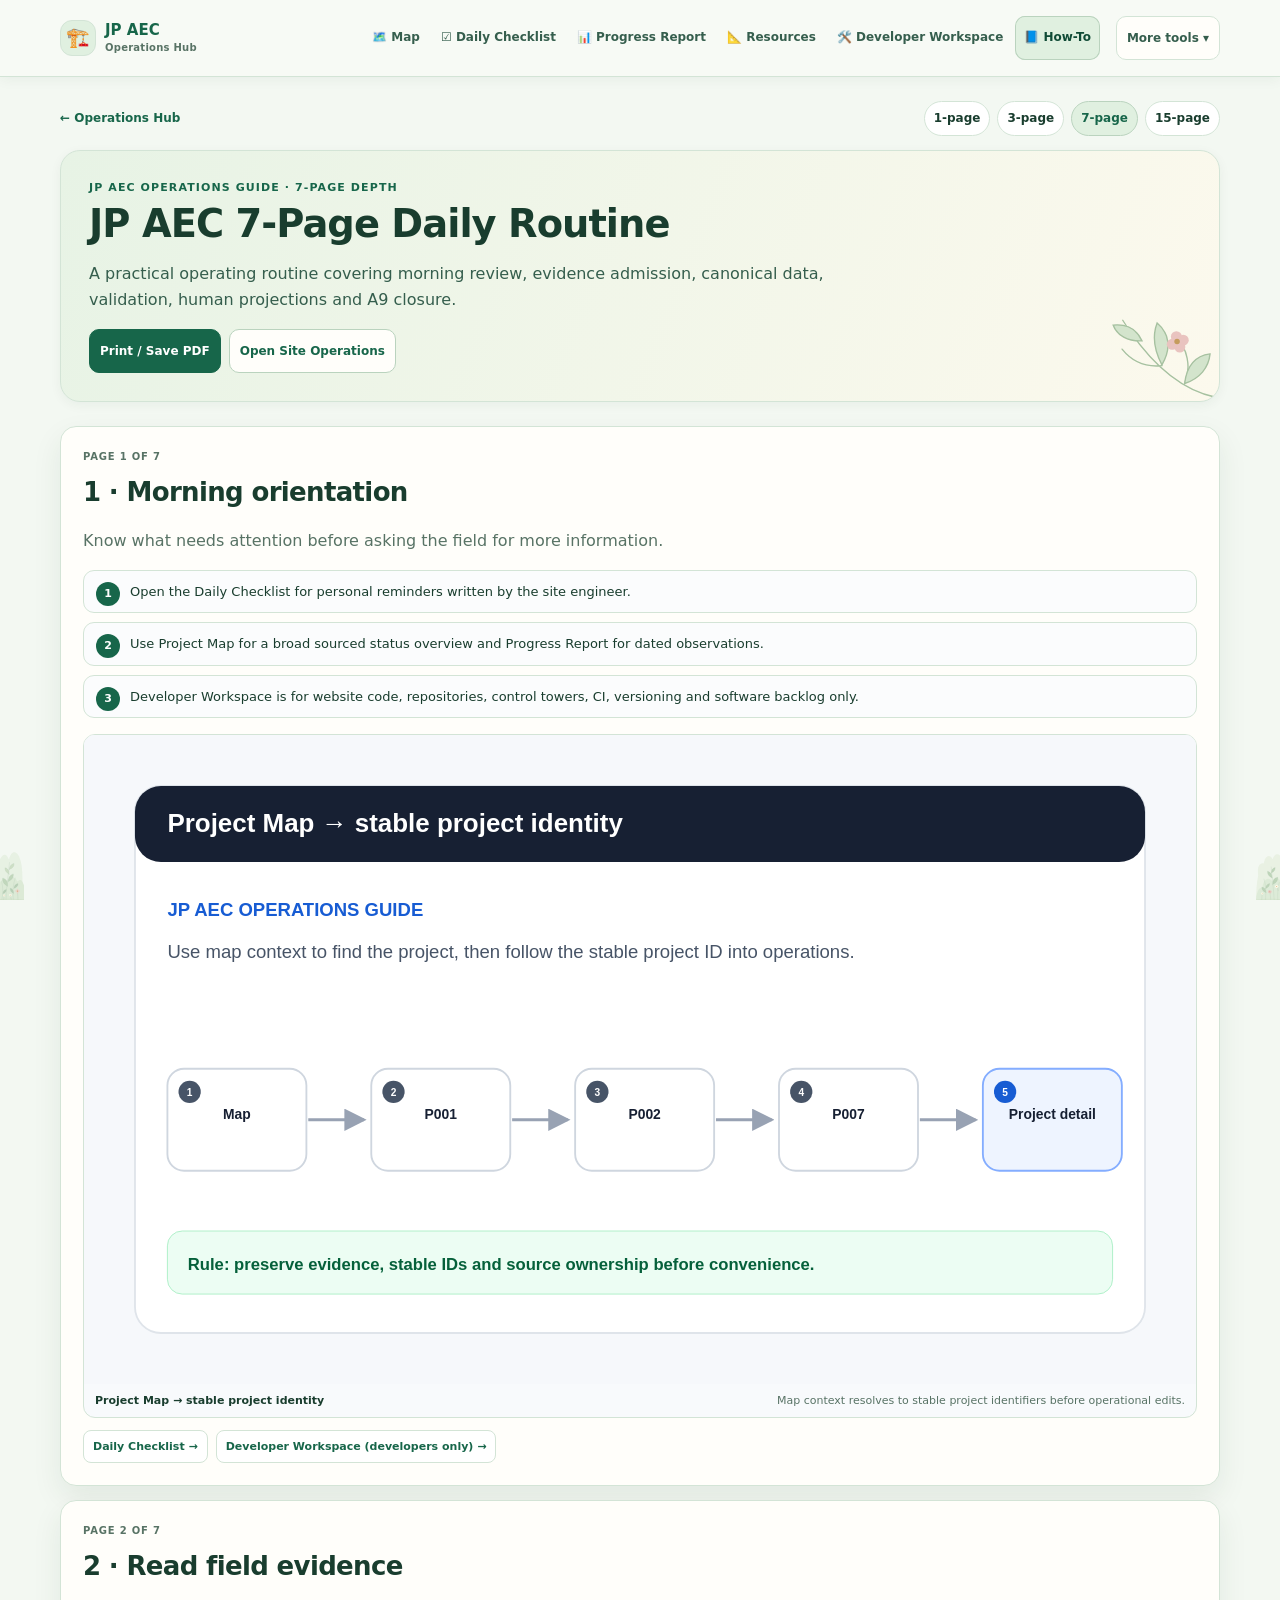
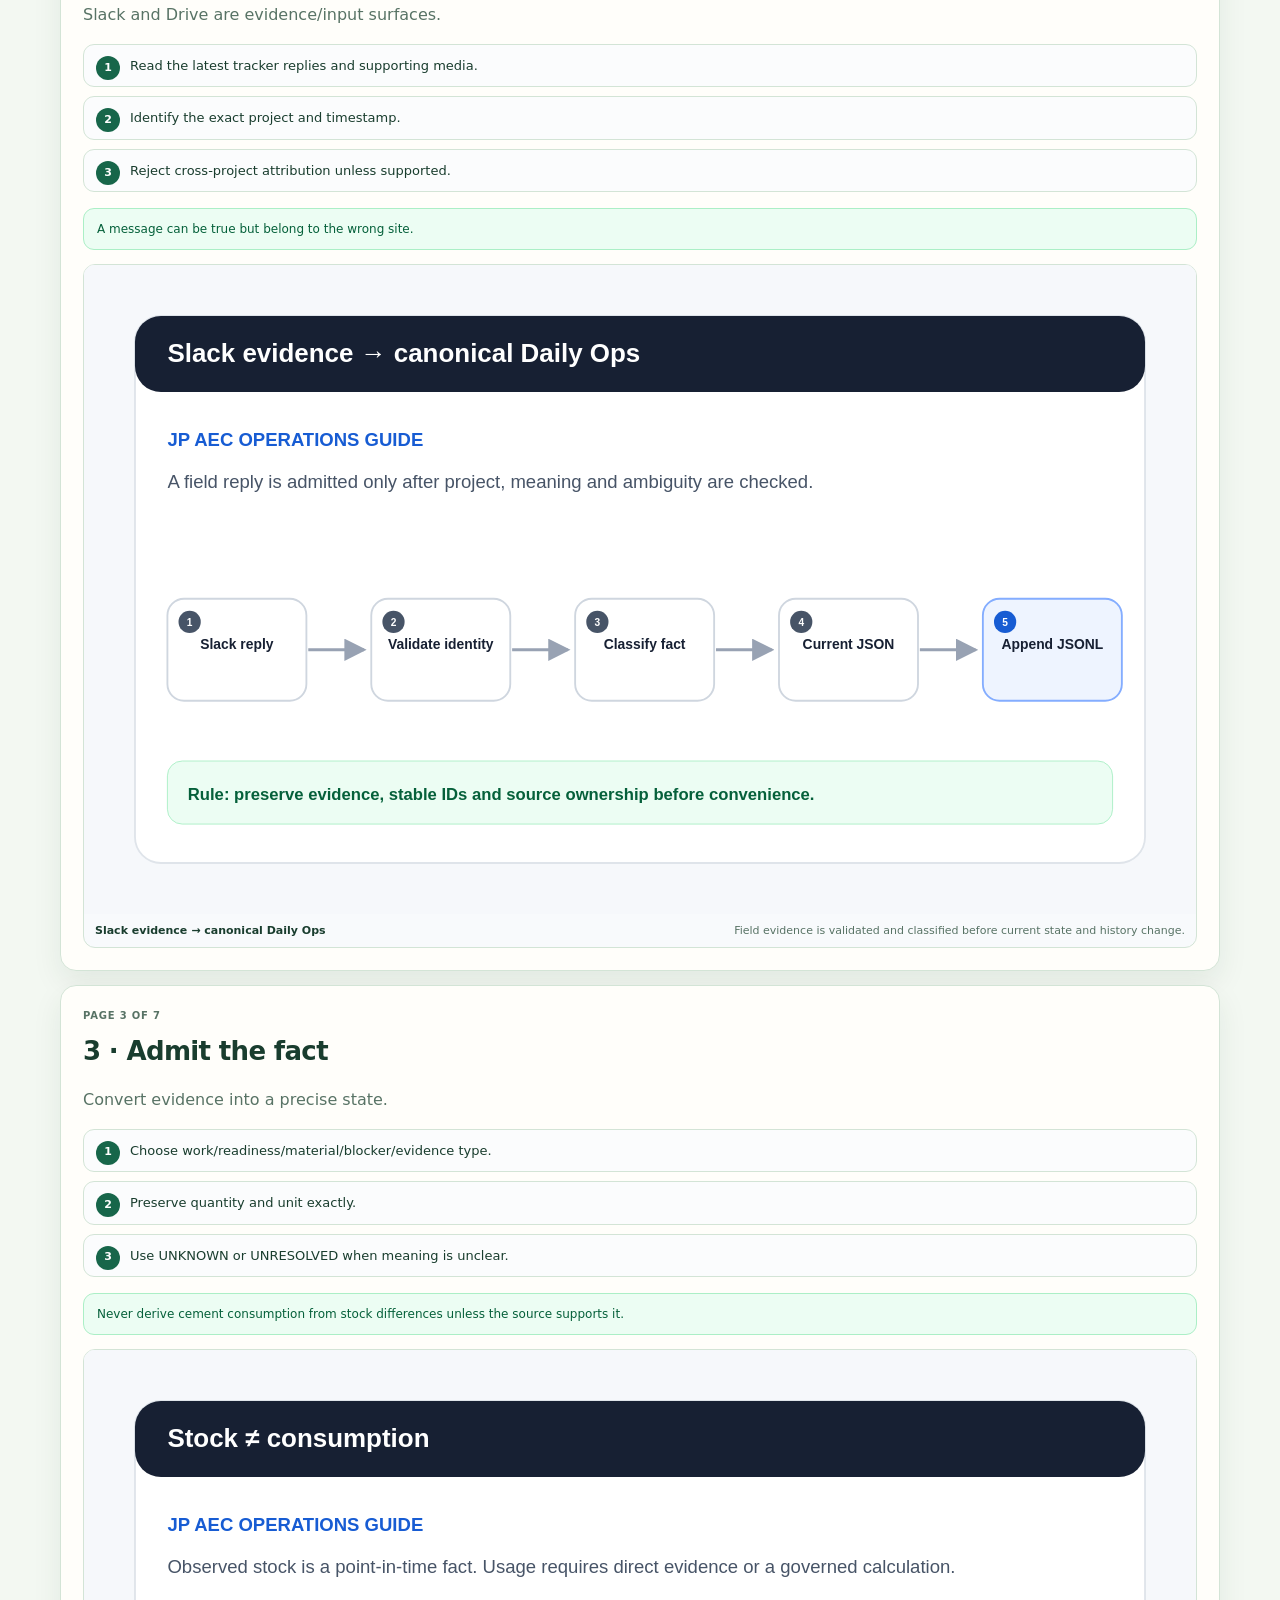
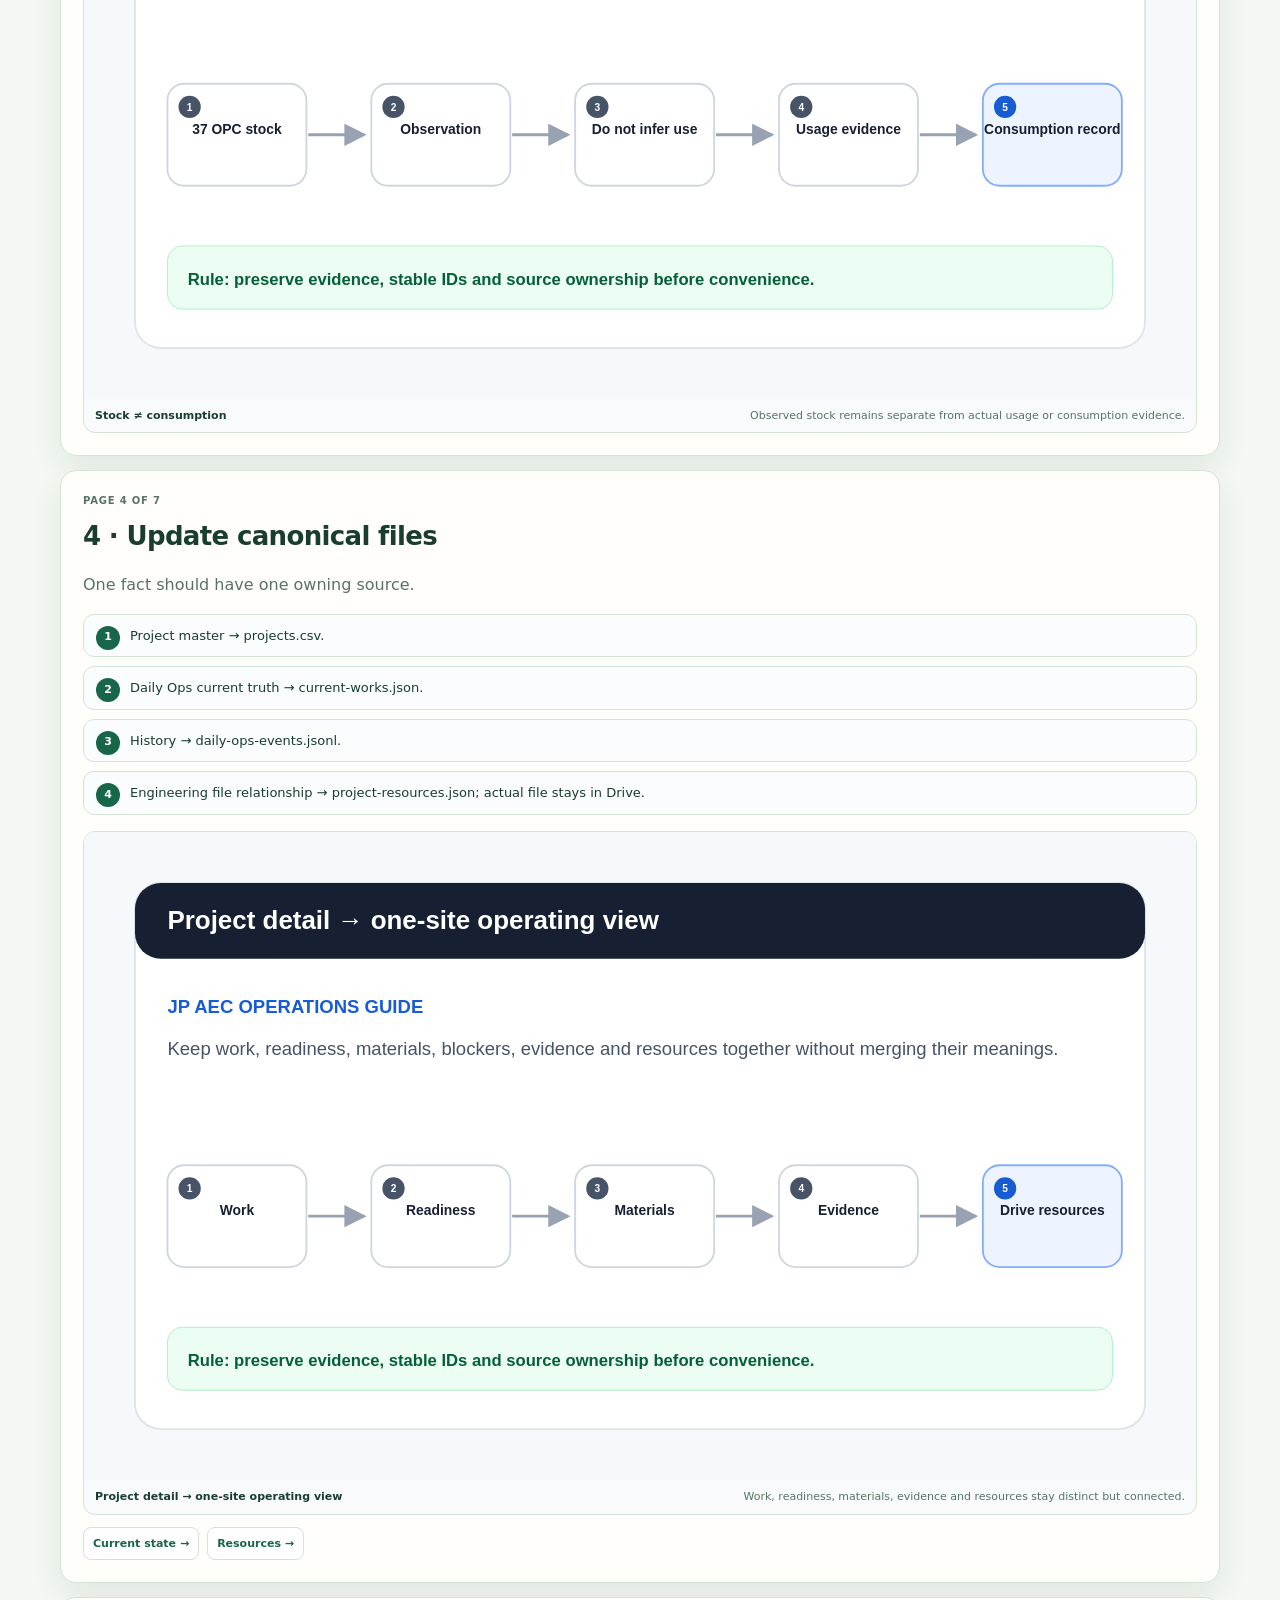
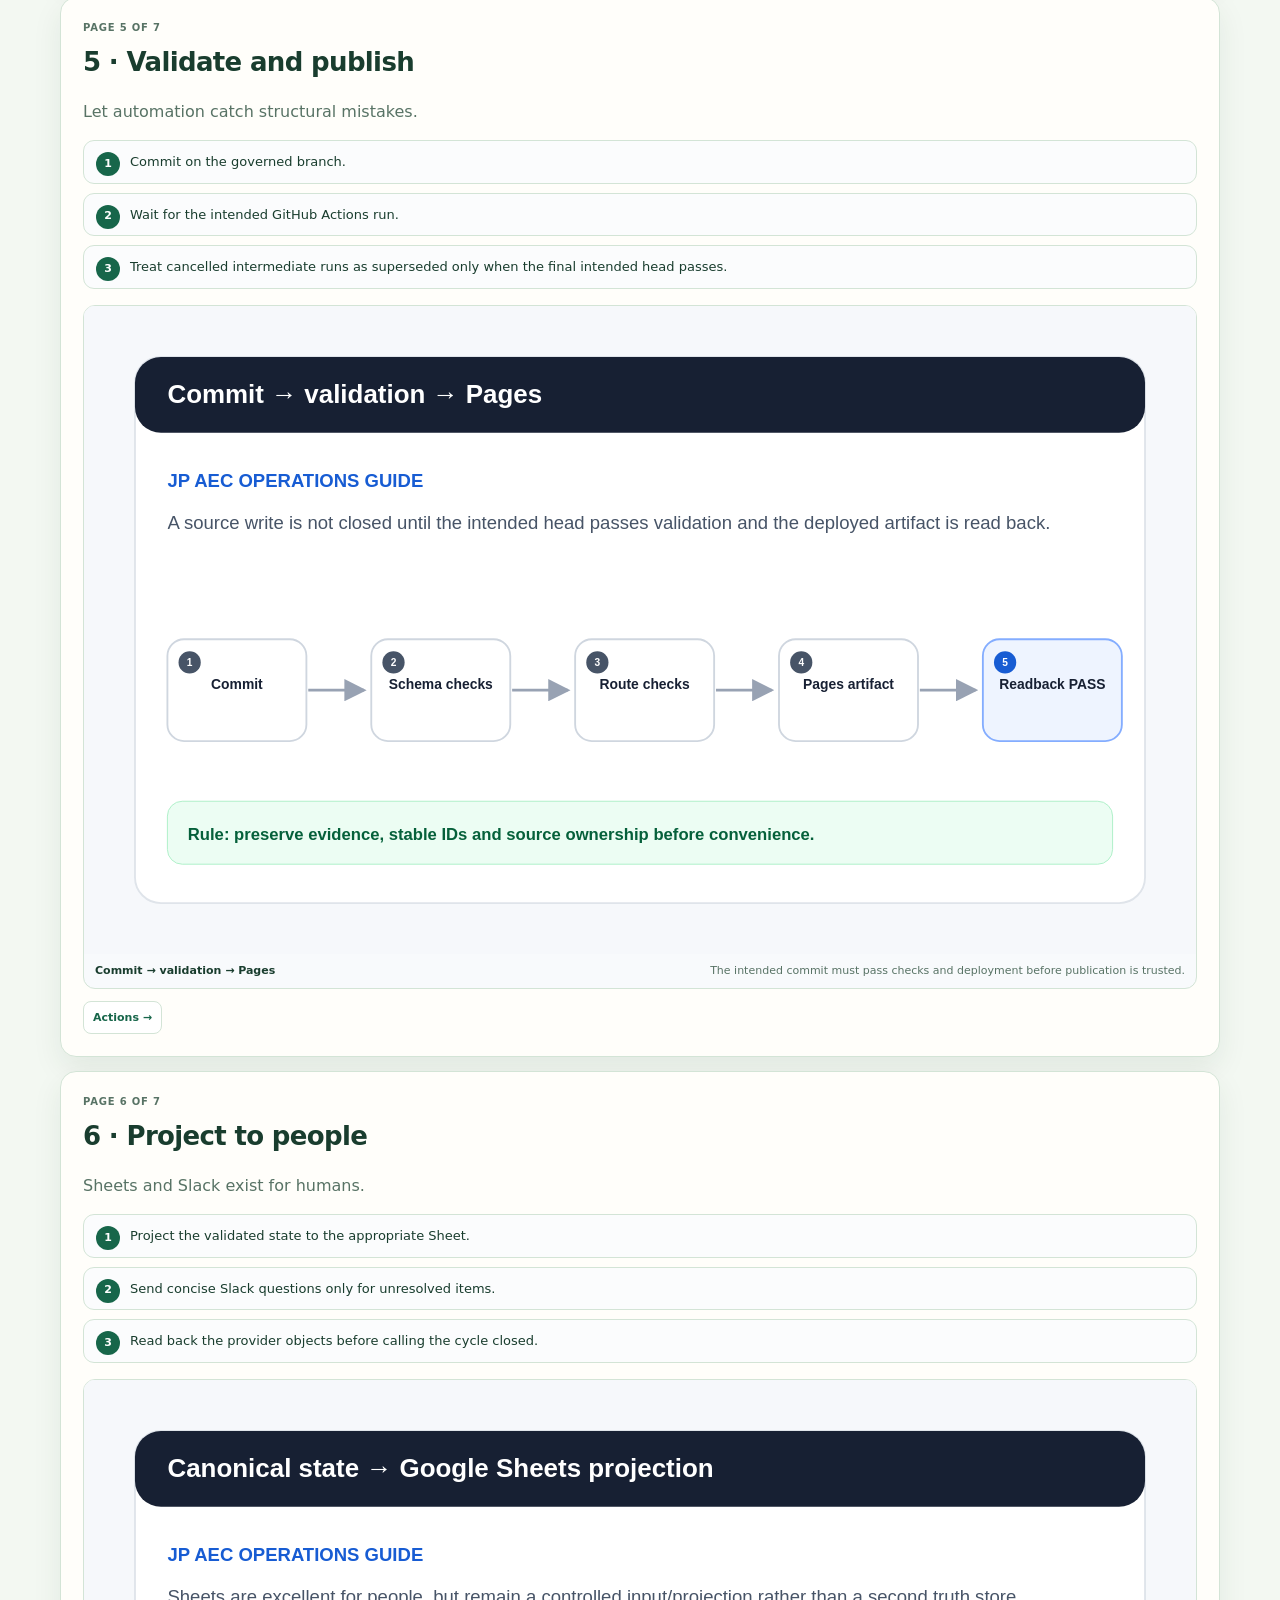
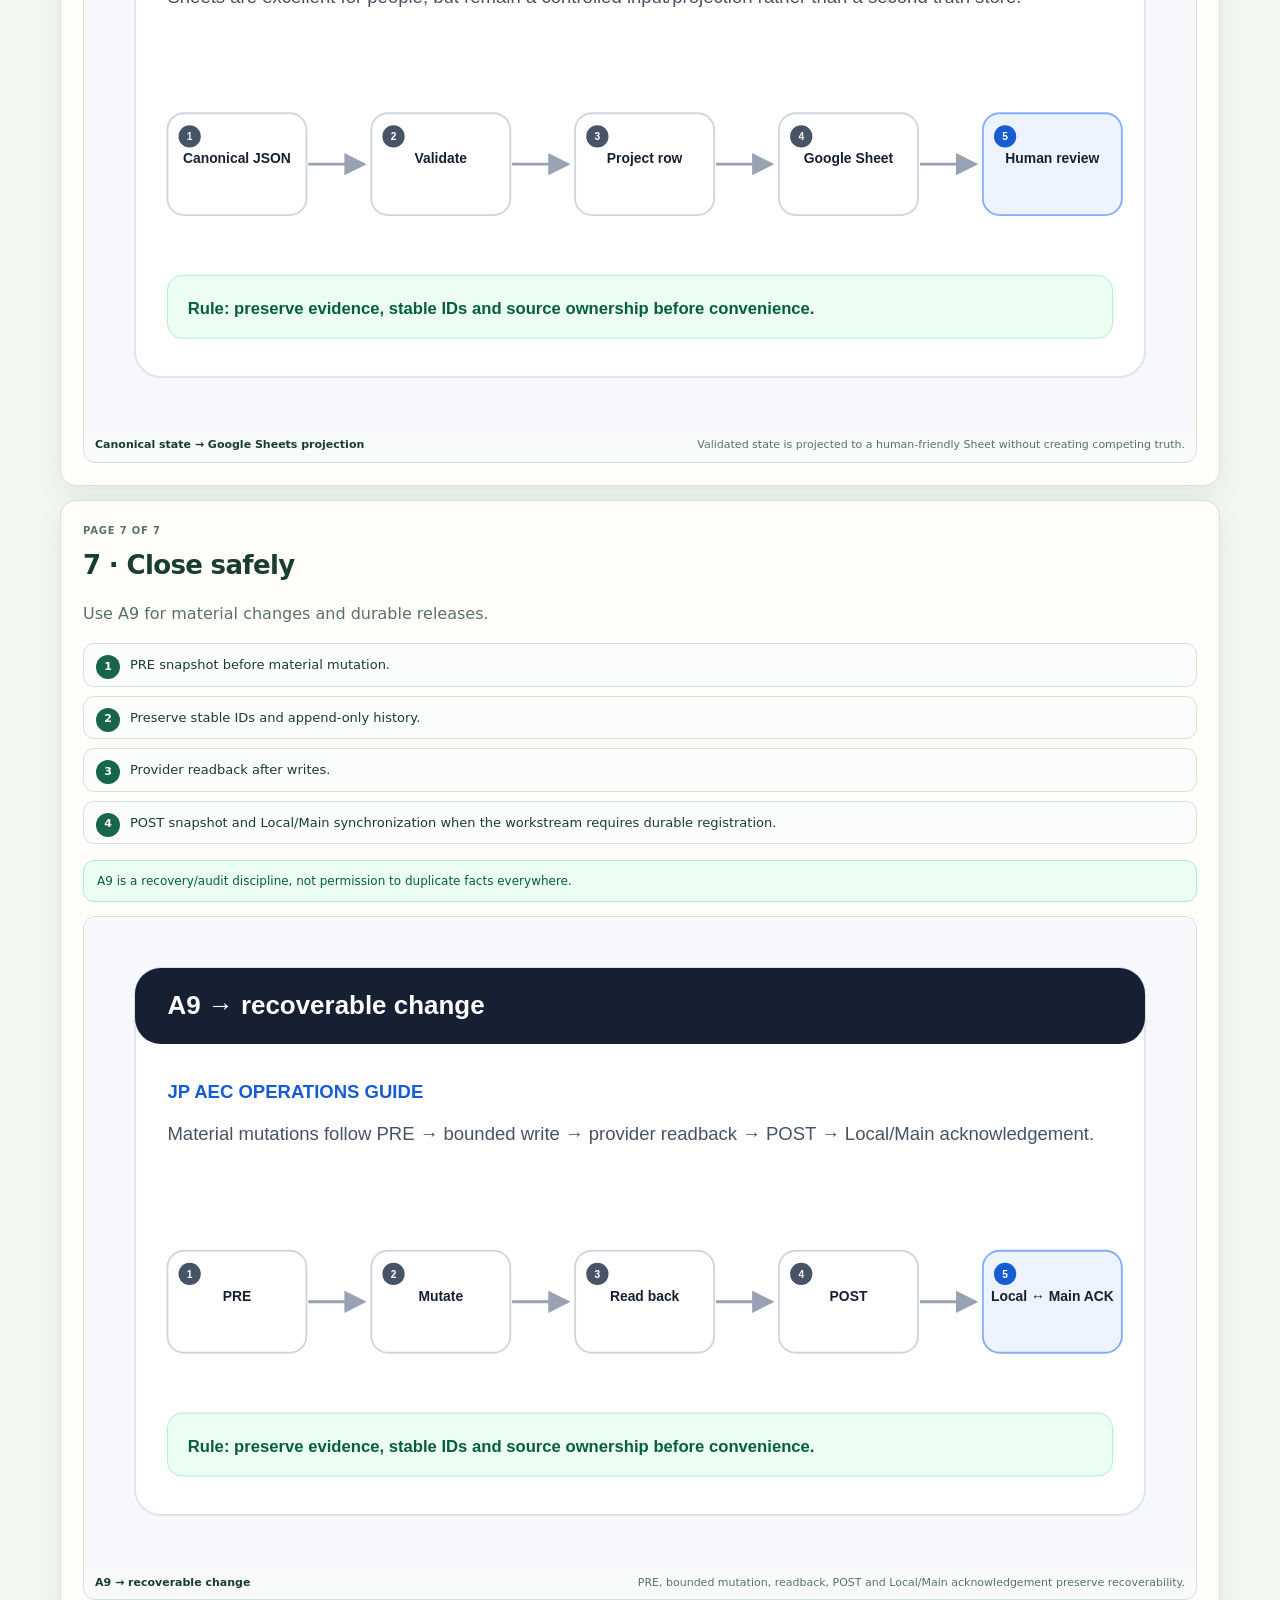
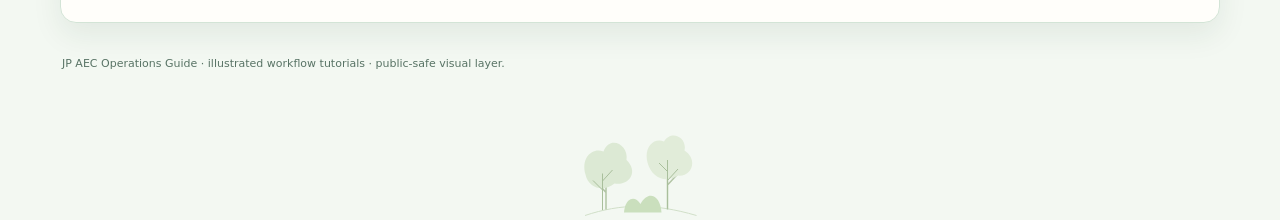
<file: guide/7-pages/index.html>
<!doctype html><html lang="en"><head><meta charset="utf-8"><meta name="viewport" content="width=device-width,initial-scale=1,viewport-fit=cover"><meta name="robots" content="noindex,nofollow"><meta name="description" content="A practical operating routine covering morning review, evidence admission, canonical data, validation, human projections and A9 closure."><title>JP AEC 7-Page Daily Routine</title><link rel="stylesheet" href="../guide.css?v=1">
<!-- Shared light botanical theme; page-local layout remains below its owner. -->
<link rel="stylesheet" href="../../assets/css/jp-theme-tokens.css?v=botanical-1">
<link rel="stylesheet" href="../../assets/css/site-shell.css?v=botanical-1">
<link rel="stylesheet" href="../../assets/css/jp-botanical.css?v=botanical-1">
</head><body data-depth="7" data-root="../../"><main class="wrap"><div class="top"><a href="../../index.html">← Operations Hub</a><nav class="depth-nav"><a data-depth-link="1" href="../">1-page</a><a data-depth-link="3" href="../3-pages/">3-page</a><a data-depth-link="7" href="../7-pages/">7-page</a><a data-depth-link="15" href="../15-pages/">15-page</a></nav></div><header class="cover"><div class="eyebrow">JP AEC Operations Guide · 7-page depth</div><h1>JP AEC 7-Page Daily Routine</h1><p>A practical operating routine covering morning review, evidence admission, canonical data, validation, human projections and A9 closure.</p><div class="actions"><button class="button" id="print" type="button">Print / Save PDF</button><a class="button secondary" href="../../site-operations.html">Open Site Operations</a></div></header><section id="pages"></section><div class="footer">JP AEC Operations Guide · illustrated workflow tutorials · public-safe visual layer.</div></main><script src="../guide.js?v=1" defer></script><script src="../../assets/js/site-shell.js?v=botanical-1"></script></body></html>
</file>
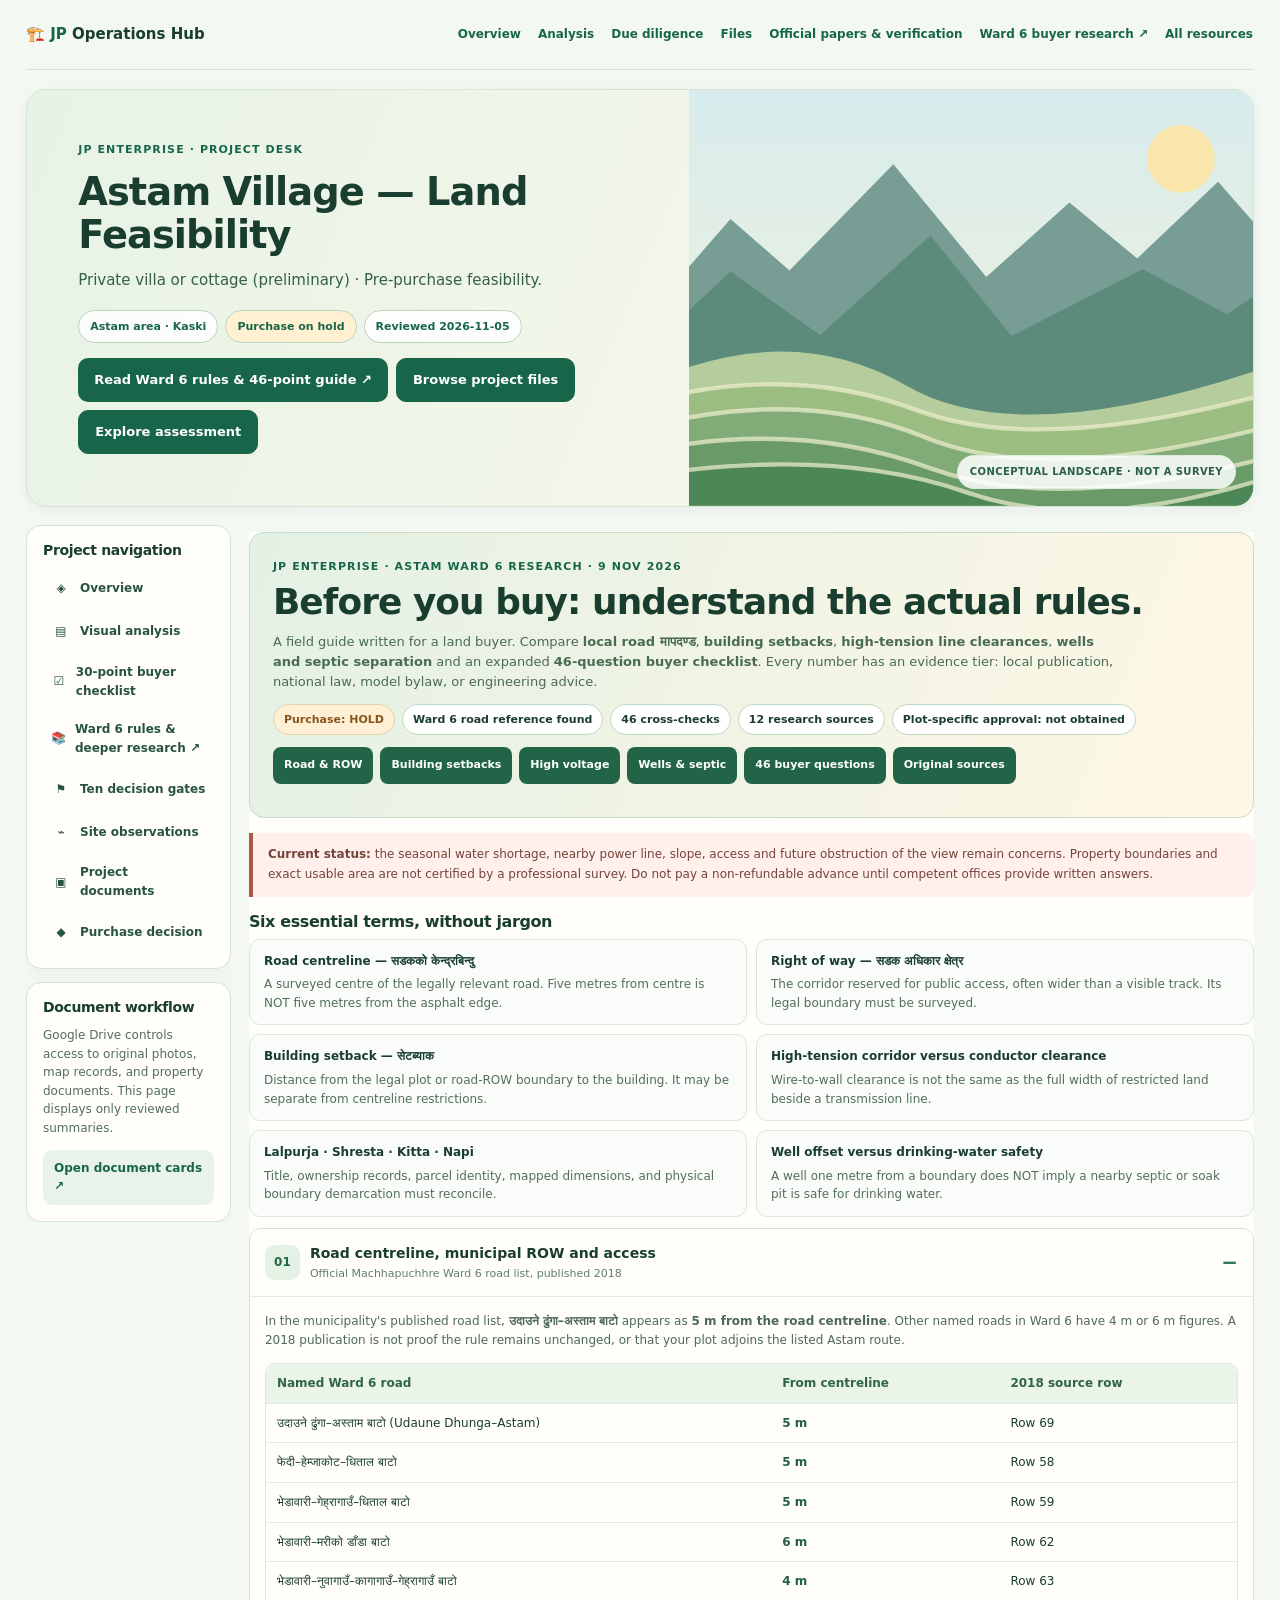
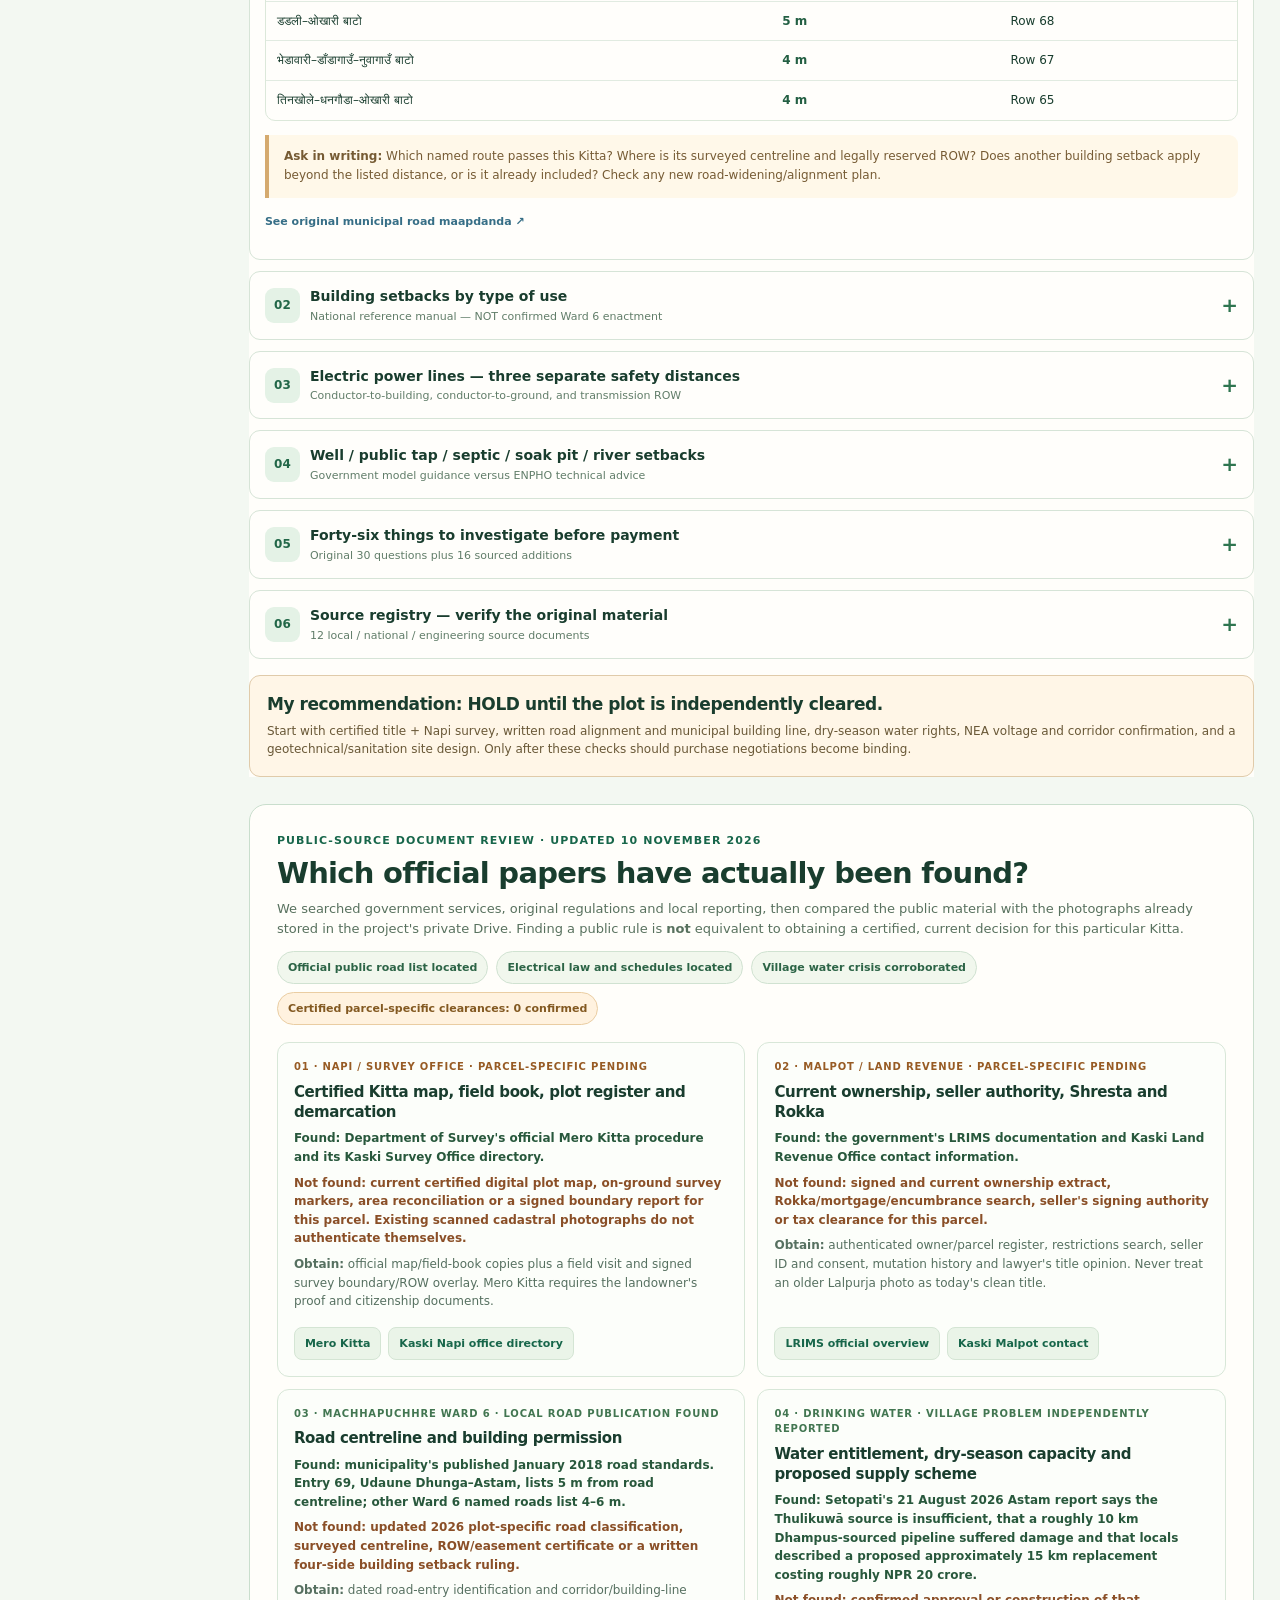
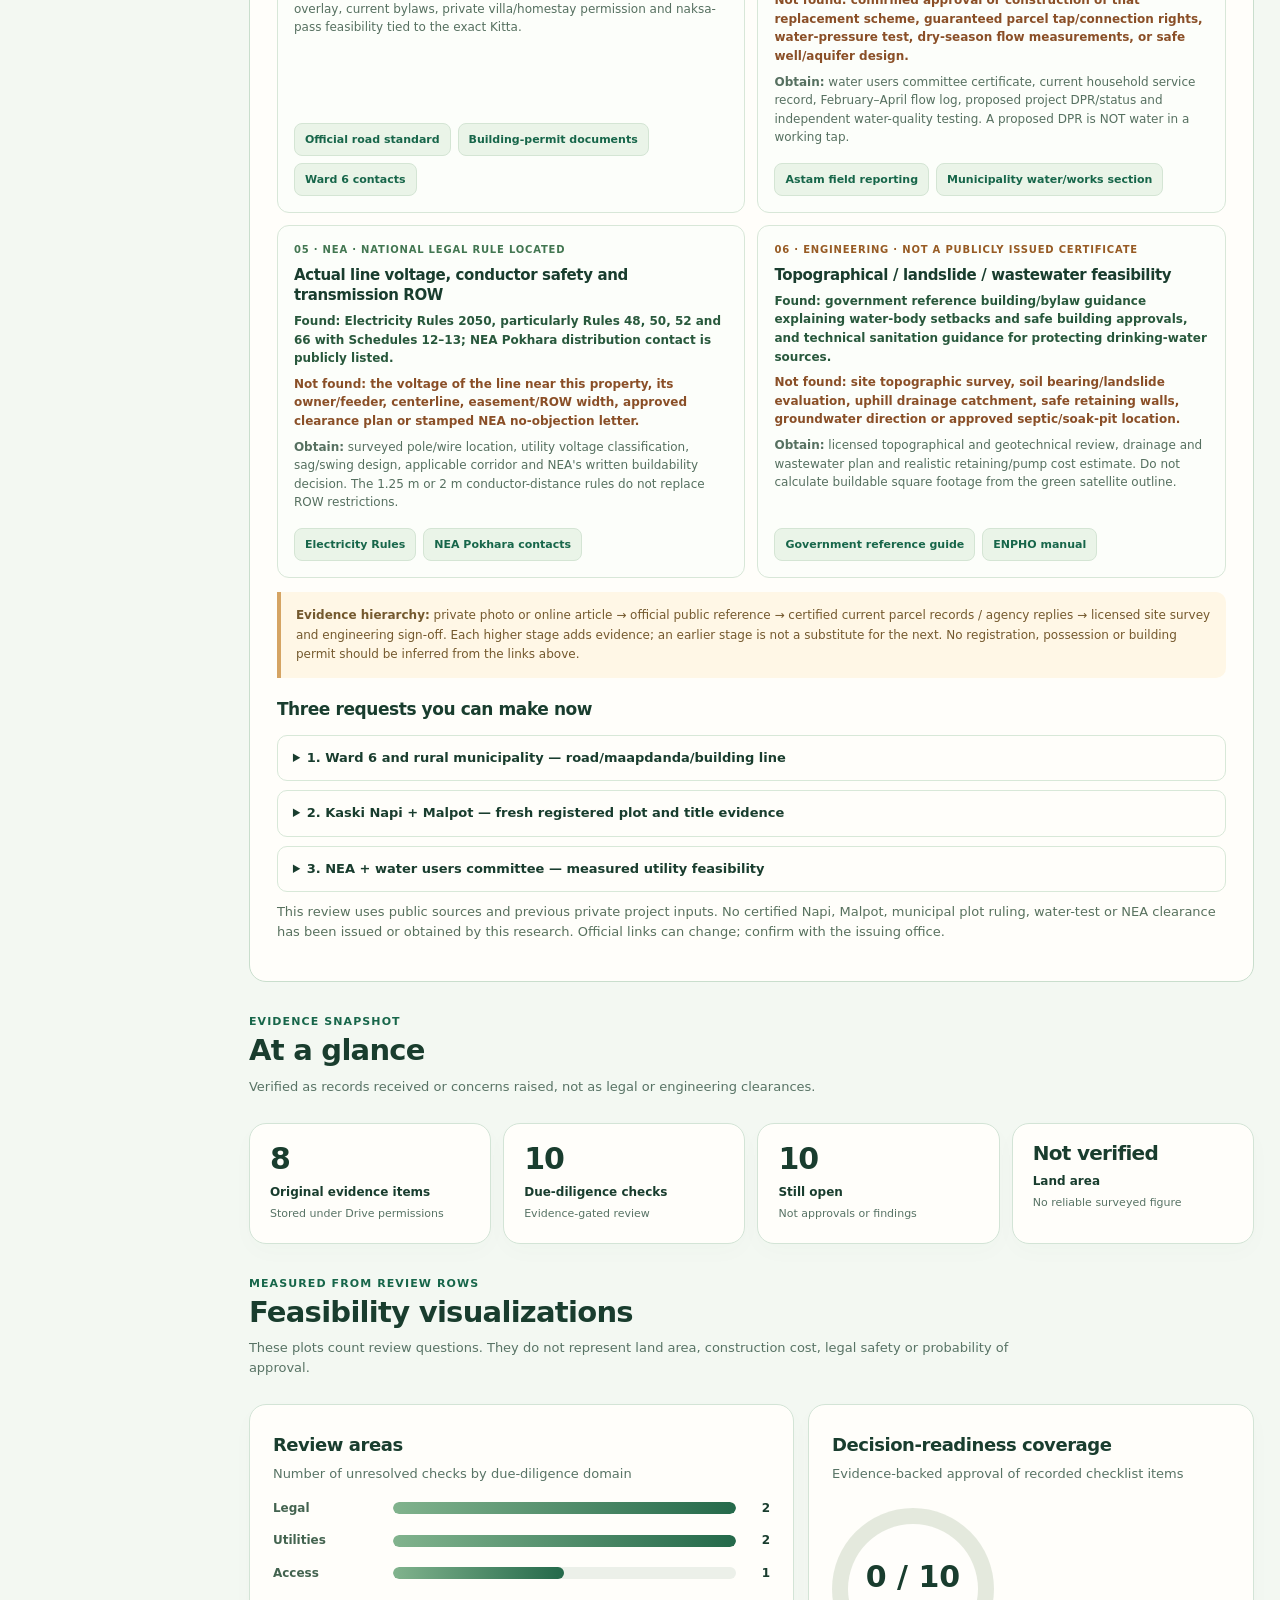
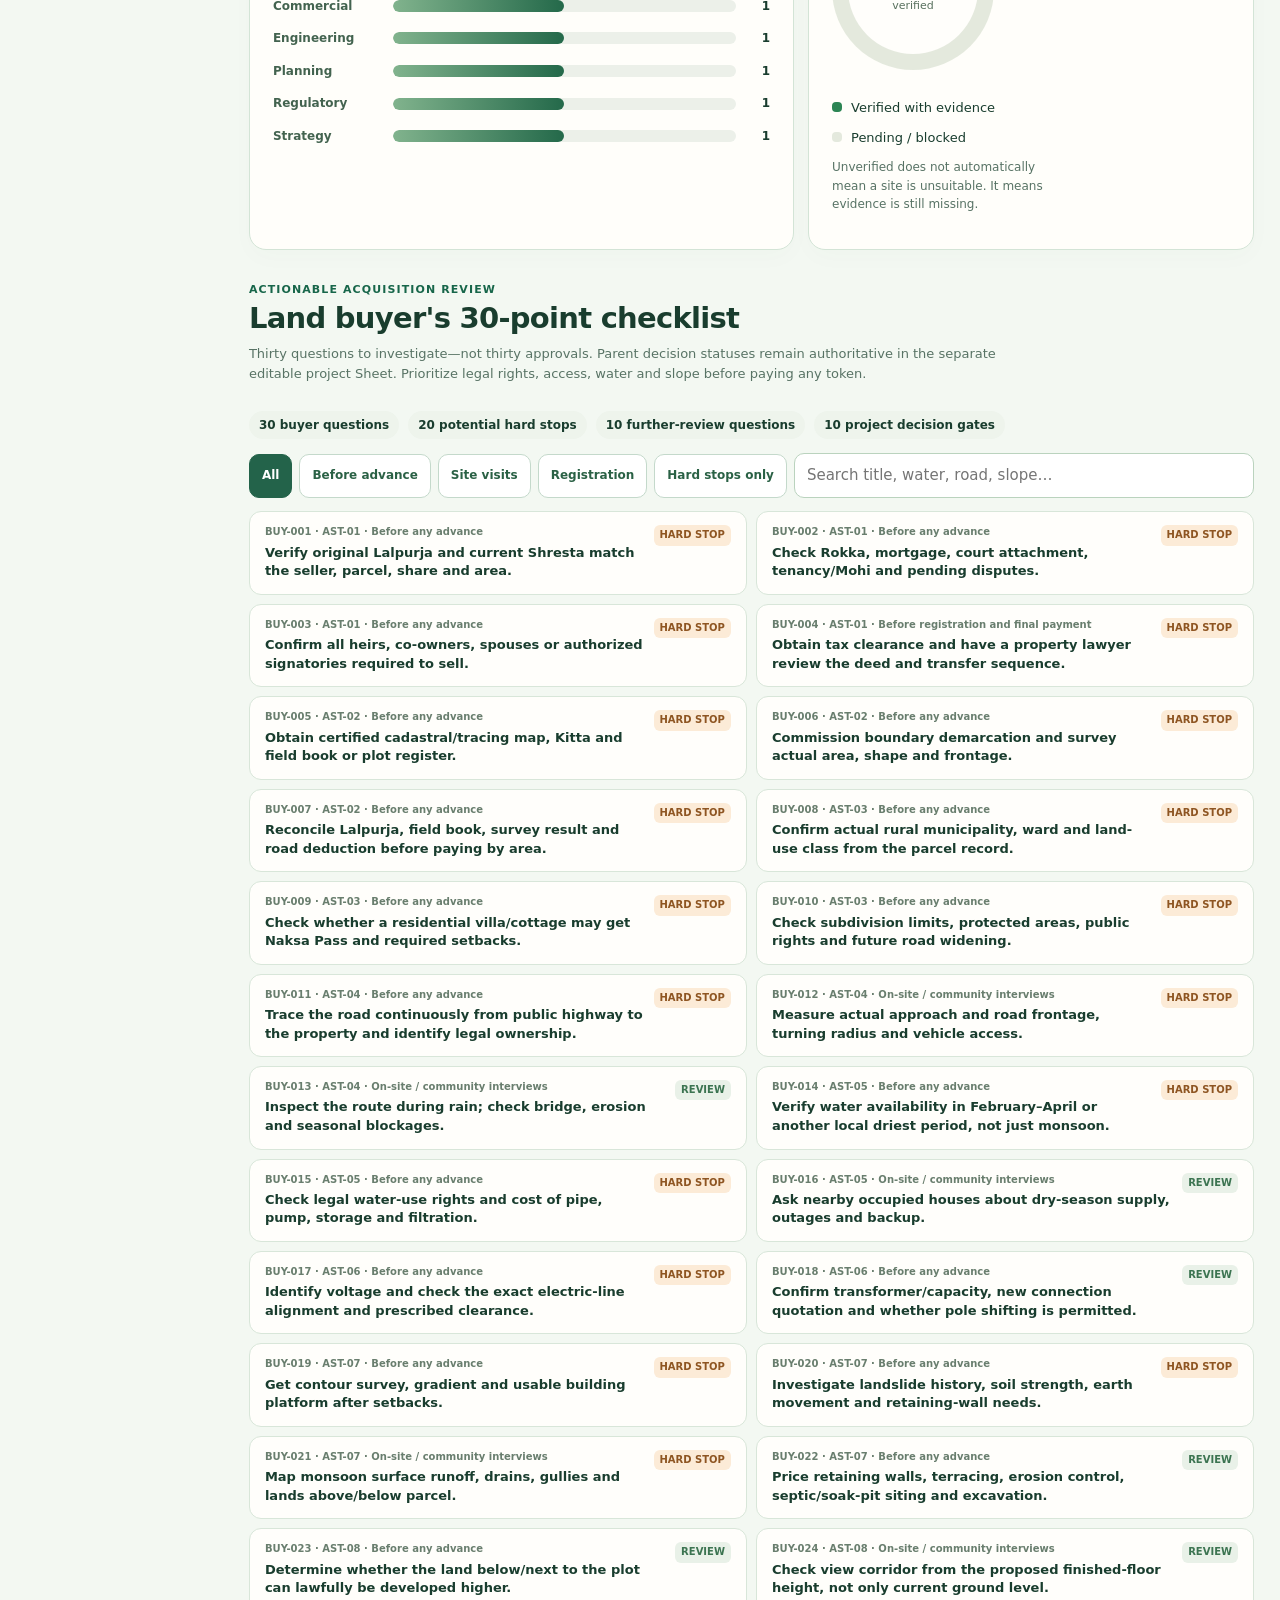
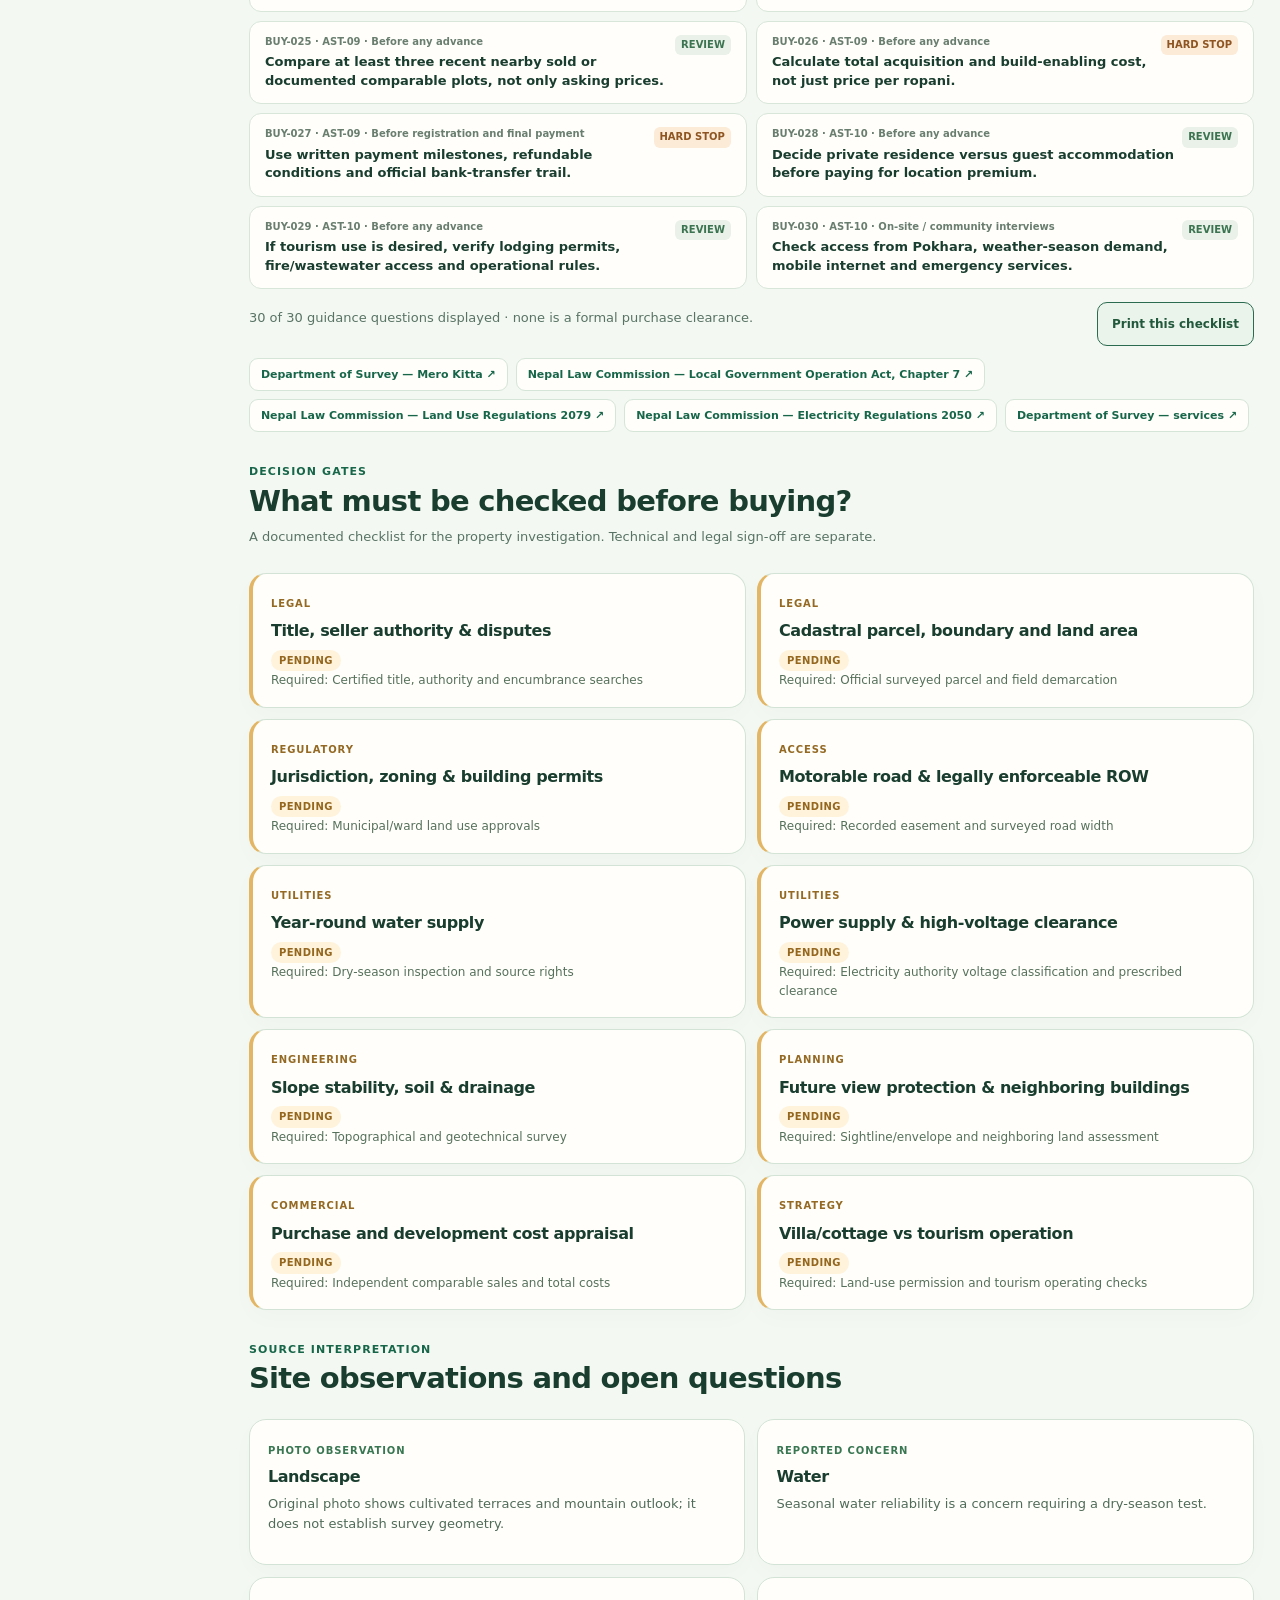
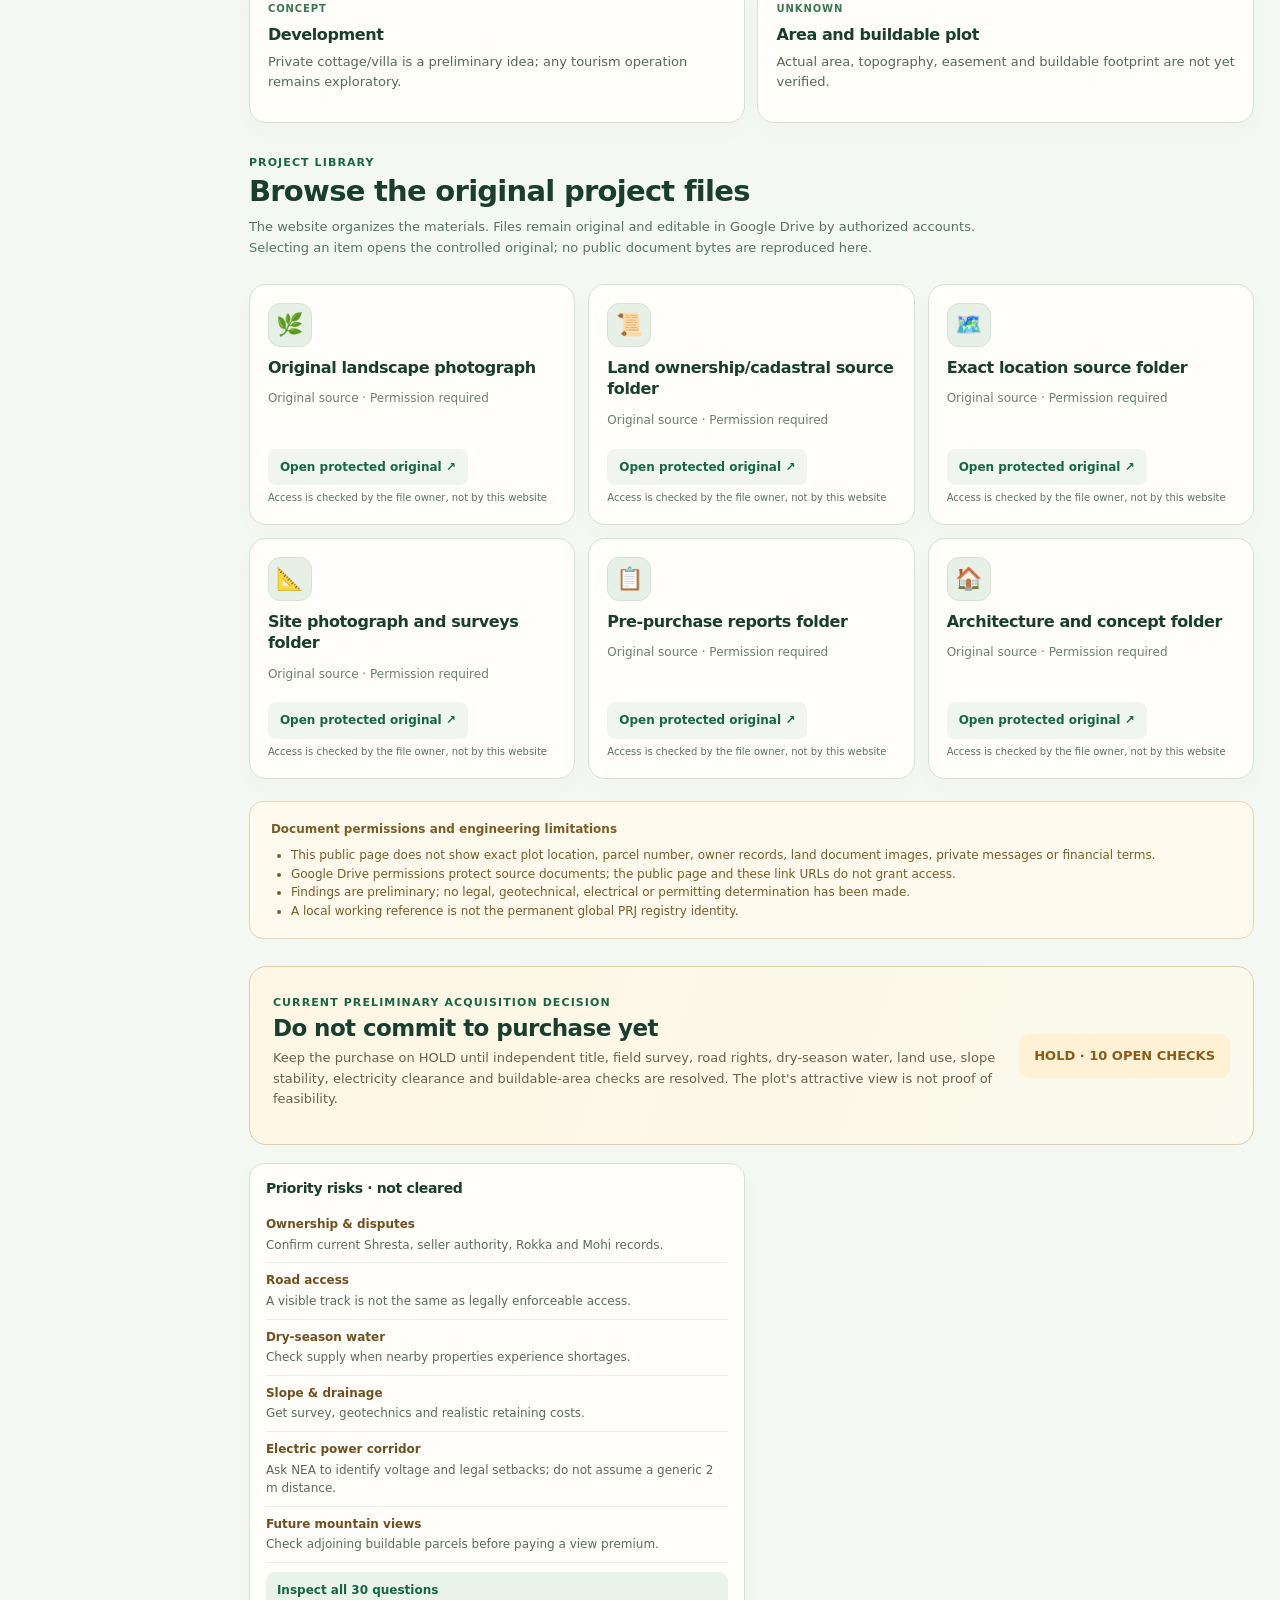
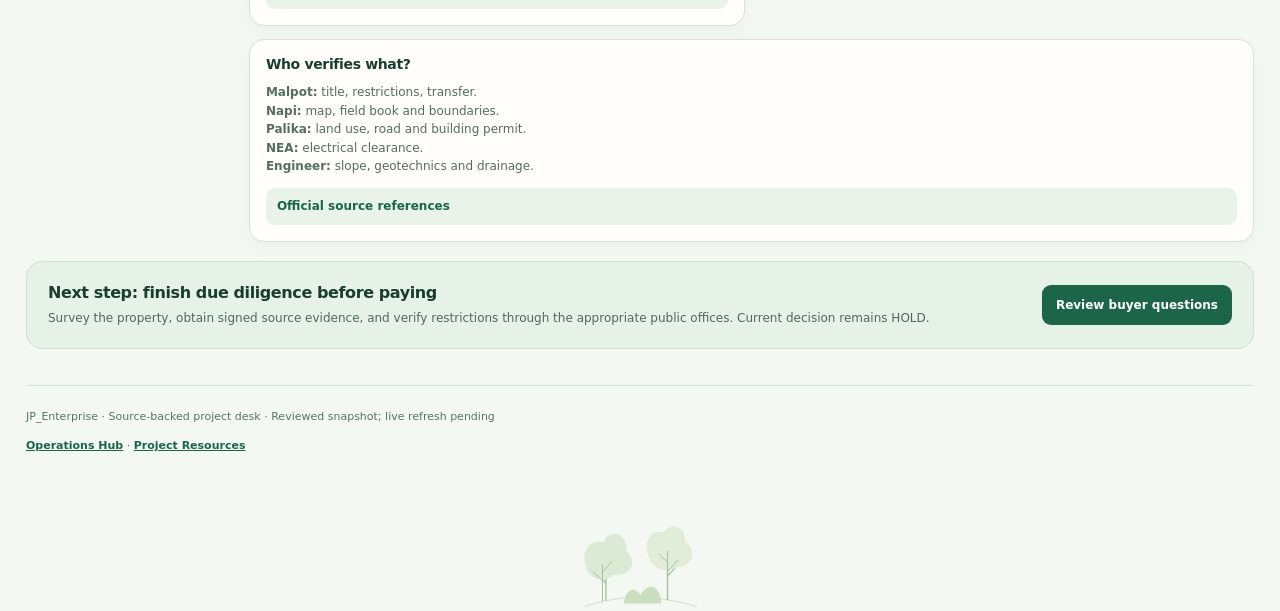
<file: site/feasibility/index.html>
<!doctype html>
<html lang="en"><head>
<meta charset="utf-8"><meta name="viewport" content="width=device-width,initial-scale=1,viewport-fit=cover">
<meta name="theme-color" content="#f2f7f2">
<meta name="description" content="Astam Village project overview, evidence status, due diligence visualizations and permission-controlled project document access — JP Enterprise.">
<title>Astam Village | JP Enterprise — Project Desk</title>
<link rel="stylesheet" href="../assets/css/jp-theme-tokens.css">
<link rel="stylesheet" href="../assets/css/site-shell.css">
<link rel="stylesheet" href="../assets/css/jp-botanical.css">
<style>
:root{--ink:#18382f;--green:#18583e;--forest:#265e45;--sea:#e7f1e8;--bg:#f4f7f2;--muted:#536c5b;--line:#d6e4d7;--warm:#faeed6;--amber:#aa7727;--paper:#fffefb}
*{box-sizing:border-box}html{scroll-behavior:smooth}body{margin:0;background:var(--bg);color:var(--ink);font:15px/1.52 system-ui,-apple-system,Segoe UI,sans-serif}
a{color:var(--green)}a:focus-visible,button:focus-visible{outline:3px solid #e9b85b;outline-offset:3px}button{font:inherit}
.wrap{width:min(1160px,100%);margin:auto;padding:0 22px 72px}
.top{min-height:70px;border-bottom:1px solid var(--line);display:flex;align-items:center;justify-content:space-between;gap:20px;flex-wrap:wrap}
.brand{font-weight:850;font-size:15px;text-decoration:none;color:var(--ink)}.brand b{color:var(--green)}
nav{display:flex;gap:15px;align-items:center;flex-wrap:wrap}nav a{font-weight:750;font-size:12px;text-decoration:none;color:var(--green);padding:12px 1px}
.hero{display:grid;grid-template-columns:1.08fr .92fr;min-height:385px;margin:28px 0 22px;border:1px solid #cedfce;border-radius:25px;overflow:hidden;background:linear-gradient(112deg,#e4f2e3 0%,#fffcf1 100%);box-shadow:0 14px 48px #38684c0b}
.hero-copy{padding:clamp(25px,4vw,52px);display:flex;align-items:flex-start;justify-content:center;flex-direction:column}
.kicker,.eyebrow{font-size:11px;font-weight:870;text-transform:uppercase;letter-spacing:.12em;color:#3c7a53}
h1{font-size:clamp(35px,5.1vw,58px);line-height:1.09;letter-spacing:-.052em;margin:12px 0 12px;max-width:620px}h2{font-size:clamp(22px,3vw,29px);line-height:1.25;letter-spacing:-.025em;margin:0 0 8px}h3{font-size:16px;line-height:1.35;margin:5px 0 6px}
p{margin:0 0 12px}.lede{font-size:15px;color:#4f6855;max-width:570px}
.tags{display:flex;gap:7px;flex-wrap:wrap;margin:5px 0 15px}.tag{font-weight:760;font-size:11px;padding:7px 11px;border-radius:30px;background:#ffffffdc;border:1px solid #cedeca;color:#45674d}.tag.hold{background:#fff0d2;border-color:#ecd3a1;color:#8c5d1d}
.acts{display:flex;gap:8px;flex-wrap:wrap}.btn{background:var(--green);color:white;text-decoration:none;font-size:13px;font-weight:800;padding:11px 16px;min-height:45px;display:inline-flex;align-items:center;border-radius:11px}.btn.alt{color:var(--green);background:white;border:1px solid #bdd7c2}
.art{position:relative;min-height:250px;overflow:hidden;background:linear-gradient(180deg,#e5f1ed,#c9e5d5 62%,#95bb96);display:flex;align-items:center;justify-content:center}.art svg{width:100%;height:100%;object-fit:cover}
.art-note{position:absolute;bottom:17px;right:17px;background:#ffffffd9;color:#2b5e45;border:1px solid #dcebdd;border-radius:25px;padding:8px 12px;font-size:10px;font-weight:800;letter-spacing:.04em}
.section{margin-top:31px}.section-heading{display:flex;align-items:flex-start;justify-content:space-between;gap:12px;flex-wrap:wrap;margin-bottom:14px}.subtitle{color:var(--muted);font-size:13px;max-width:790px}
.kpis{display:grid;grid-template-columns:repeat(4,minmax(0,1fr));gap:12px}.kpi,.panel,.file,.check,.observation{border:1px solid var(--line);background:var(--paper);border-radius:17px;box-shadow:0 8px 25px #1f4f3005}
.kpi{padding:18px 20px}.kpi strong{display:block;font-size:30px;line-height:1.1;letter-spacing:-.035em;font-variant-numeric:tabular-nums}.kpi span{display:block;font-weight:750;font-size:12px;margin-top:8px}.kpi small{font-size:11px;color:var(--muted)}.kpi .muted{font-size:20px}
.plot-layout{display:grid;grid-template-columns:1.1fr .9fr;gap:14px}.panel{padding:23px}.panel h3{font-size:18px}.chart-list{margin-top:15px;display:grid;gap:14px}.chart-row{display:grid;grid-template-columns:110px 1fr 24px;gap:10px;align-items:center;font-size:12px}.chart-name{color:#43634f;font-weight:720}.chart-track{height:12px;border-radius:99px;background:#ecf0e9;overflow:hidden}.chart-fill{height:100%;border-radius:99px;background:linear-gradient(90deg,#81b38d,#24694a);min-width:3px}.chart-num{font-weight:780;text-align:right}
.donut-wrap{display:flex;align-items:center;gap:28px;flex-wrap:wrap;margin-top:24px}.ring{--pct:0;display:grid;place-items:center;width:162px;height:162px;flex:none;position:relative;border-radius:50%;background:conic-gradient(#2c8554 calc(var(--pct)*1%),#e4e9dd 0)}.ring:before{content:"";position:absolute;inset:16px;background:#fffefb;border-radius:50%}.ring-text{position:relative;text-align:center}.ring-text b{display:block;font-size:30px;line-height:1.05}.ring-text small{font-size:11px;color:#58705d}.legend{display:grid;gap:10px;font-size:13px}.legend span{display:block}.swatch{display:inline-block;width:10px;height:10px;border-radius:4px;margin-right:9px}.legend .help{color:var(--muted);font-size:12px;max-width:220px}
.checks{display:grid;grid-template-columns:repeat(2,minmax(0,1fr));gap:11px}.check{padding:17px 18px;border-left:4px solid #e3b665}.overline{font-size:10px;letter-spacing:.09em;color:#946923;text-transform:uppercase;font-weight:850}.check p{color:#56715b;font-size:12px;margin-bottom:0}.check h3{margin:6px 0}.state{display:inline-block;border-radius:20px;background:#fff3db;color:#94661e;font-size:10px;font-weight:800;padding:3px 8px;letter-spacing:.04em}
.docs{display:grid;grid-template-columns:repeat(3,minmax(0,1fr));gap:13px}.file{padding:18px;display:flex;min-height:185px;flex-direction:column;gap:5px}.file .glyph{width:44px;height:44px;display:grid;place-items:center;background:#e7f0e7;border:1px solid #d2e5d4;border-radius:12px;font-size:22px}.file p{font-size:12px;color:#698170;margin:0 0 14px}.file .open{margin-top:auto;align-self:flex-start;font-weight:800;font-size:12px;background:#f0f6ef;padding:9px 12px;border-radius:8px;text-decoration:none}.file small{font-size:10px;color:var(--muted)}
.observations{display:grid;grid-template-columns:repeat(2,minmax(0,1fr));gap:12px}.observation{padding:18px}.observation p{font-size:13px;color:#506b58}.observation .overline{color:#397752}
.notice{padding:18px 21px;margin-top:22px;border:1px solid #e5d5b5;border-radius:14px;background:#fffaed;font-size:12px;color:#785d27}.notice ul{margin:8px 0 0;padding-left:20px}
.empty{padding:20px;border:1px dashed #d6e2d5;border-radius:12px;background:#fff;font-size:14px;color:#536c5b}.loading{margin:20px 0}
.foot{padding-top:22px;margin-top:36px;border-top:1px solid var(--line);font-size:11px;color:#627a66}.foot a{font-weight:750}
@media(max-width:900px){.hero{grid-template-columns:1fr}.art{height:240px}.kpis{grid-template-columns:repeat(2,1fr)}.docs{grid-template-columns:repeat(2,1fr)}}
@media(max-width:660px){.wrap{padding:0 13px 55px}.top{padding:10px 0;min-height:65px}.hero{margin:17px 0 18px}.hero-copy{padding:24px 20px}.art{height:185px;min-height:185px}.plot-layout,.checks,.docs,.observations{grid-template-columns:1fr}.panel{padding:18px}.kpi{padding:15px}.chart-row{grid-template-columns:98px 1fr 20px}.donut-wrap{gap:18px}.ring{width:145px;height:145px}.ring:before{inset:15px}}
@media(prefers-reduced-motion:reduce){*{scroll-behavior:auto!important}}

/* Responsive three-rail land acquisition workspace: use wide browser real estate. */
body[data-jp-site="1"] > main.wrap{width:calc(100% - 20px);max-width:none;padding:0 clamp(12px,1.25vw,28px) 55px;margin:0 auto}
body[data-jp-site="1"] .hero{margin:19px 0 18px;padding:0;border-radius:20px;min-height:310px}
body[data-jp-site="1"] .hero h1{font-size:clamp(32px,3vw,57px)}
.hero-copy{max-width:920px}
.dashboard-layout{display:grid;grid-template-columns:minmax(190px,225px) minmax(0,1fr) minmax(215px,255px);gap:clamp(14px,1.4vw,25px);align-items:start}
.dashboard-main{min-width:0}.dashboard-main .section:first-child{margin-top:7px}.dashboard-main .section{margin-top:27px}
.left-rail,.right-rail{position:sticky;top:15px;max-height:calc(100dvh - 28px);overflow-y:auto;min-width:0;display:grid;gap:13px;scrollbar-width:thin}
.rail-card{background:#fffefa;border:1px solid #d3e3d4;border-radius:15px;padding:16px;box-shadow:0 7px 18px #1a4a2e08}
.rail-card h2{font-size:14px;margin:0 0 10px;letter-spacing:0;font-weight:800}
.rail-card p{font-size:12px;color:#536d60}
.rail-nav{display:grid;gap:4px}.rail-nav a{display:flex;gap:9px;align-items:center;min-height:39px;text-decoration:none;border-radius:8px;padding:8px;color:#28543d;font-size:12px;font-weight:700}
.rail-nav a:hover,.rail-nav a:focus-visible{background:#e6f0e7}.rail-nav a span:first-child{width:20px;text-align:center}
.rail-risk{font-size:12px;color:#576c5d;padding:8px 0;border-bottom:1px solid #e6eee6}
.rail-risk:last-child{border:0}.rail-risk strong{display:block;color:#71501f;font-size:12px;margin-bottom:2px}
.rail-mini-link{display:block;padding:9px 11px;background:#eaf3e9;border-radius:9px;font-size:12px;font-weight:800;margin-top:9px;text-decoration:none}
.guide-stats{display:flex;align-items:center;gap:9px;flex-wrap:wrap;margin:12px 0}.guide-stats span{padding:5px 10px;background:#eef4ec;border-radius:999px;font-size:12px;font-weight:750}
.guide-filters{display:flex;align-items:center;flex-wrap:wrap;gap:7px;margin:14px 0 13px}.guide-filters button{cursor:pointer;border:1px solid #c4d9cb;background:#fff;border-radius:9px;font-size:12px;font-weight:750;color:#2a6145;min-height:38px;padding:8px 12px}
.guide-filters button[aria-pressed="true"]{background:#23634a;color:white;border-color:#23634a}
.guide-filters input{flex:1 1 220px;min-width:160px;border:1px solid #c9d9cb;border-radius:9px;padding:10px 12px;font:inherit;min-height:40px}
.guide-items{display:grid;grid-template-columns:repeat(2,minmax(0,1fr));gap:9px}
.guide-item{min-width:0;border:1px solid #d8e6d9;background:#fffefb;border-radius:12px;padding:13px 15px}
.guide-item summary{display:flex;justify-content:space-between;gap:8px;align-items:flex-start;list-style:none;font-size:13px;font-weight:760;cursor:pointer;line-height:1.43}
.guide-item summary::-webkit-details-marker{display:none}
.guide-item .guide-id{display:block;color:#697e6e;font-size:10px;font-weight:750;margin-bottom:4px}
.guide-priority{flex:none;border-radius:6px;padding:3px 6px;font-size:10px;font-weight:900;background:#fcebd7;color:#8e5522}
.guide-item[data-priority="REVIEW"] .guide-priority{background:#e9f1e8;color:#3c7451}
.guide-item[open]{border-color:#93b59c;box-shadow:0 6px 18px #2c69431a}
.guide-detail{margin-top:10px;padding-top:10px;border-top:1px solid #e4ebe3;font-size:12px;color:#526c59}
.guide-detail p{margin:0 0 7px}.guide-detail strong{color:#264f38}
.guide-bottom{margin-top:13px;display:flex;align-items:center;justify-content:space-between;gap:12px;flex-wrap:wrap}
.guide-bottom .print-button{border:1px solid #2b6b50;background:#eaf4eb;color:#22593c;font-size:12px;padding:8px 14px;border-radius:8px;cursor:pointer;font-weight:800}
.reference-links{display:flex;gap:8px;flex-wrap:wrap;margin-top:12px}.reference-links a{display:inline-block;text-decoration:none;border:1px solid #d5e5d7;background:#fffefa;padding:7px 11px;border-radius:9px;font-size:11px;font-weight:700}
.decision-banner{display:grid;grid-template-columns:1fr auto;gap:14px;align-items:center;padding:23px;border:1px solid #dfcfa9;background:linear-gradient(108deg,#fff6e4,#f9faed);border-radius:17px}
.decision-banner h2{font-size:23px;margin:0 0 6px}.decision-banner p{max-width:750px;font-size:13px;color:#6a614c}
.decision-flag{color:#8c5b1b;font-weight:900;font-size:13px;background:#fff1d5;padding:12px 15px;border-radius:11px}
.footer-workspace{background:#e6f1e7;border:1px solid #d0dfd0;border-radius:16px;margin-top:19px;padding:21px;display:flex;align-items:center;justify-content:space-between;flex-wrap:wrap;gap:16px}
.footer-workspace h2{font-size:16px;margin:0 0 6px}.footer-workspace p{font-size:12px;margin:0;color:#4d6b57}
.footer-workspace a{display:inline-block;background:#1c6548;color:white;padding:11px 14px;border-radius:9px;text-decoration:none;font-size:12px;font-weight:800}
@media(max-width:1300px){.dashboard-layout{grid-template-columns:minmax(175px,205px) minmax(0,1fr)}.right-rail{position:static;max-height:none;overflow:visible;grid-column:2;grid-row:2;grid-template-columns:repeat(2,minmax(0,1fr))}.right-rail .rail-card:last-child{grid-column:1/-1}}
@media(max-width:950px){.dashboard-layout{grid-template-columns:minmax(0,1fr)}.left-rail{position:static;grid-column:1;max-height:none;overflow:visible}.left-rail .rail-card{padding:10px 14px}.rail-nav{display:flex;overflow-x:auto;scroll-snap-type:x mandatory;gap:7px}.rail-nav a{white-space:nowrap;flex:none;scroll-snap-align:start}.dashboard-main{grid-column:1}.right-rail{grid-column:1;grid-row:auto}.guide-items{grid-template-columns:1fr}}
@media(max-width:620px){body[data-jp-site="1"] > main.wrap{padding-inline:12px}.hero-copy{padding:22px 17px}.right-rail{grid-template-columns:1fr}.right-rail .rail-card:last-child{grid-column:1}.decision-banner{grid-template-columns:1fr}.plot-layout{grid-template-columns:1fr}.guide-filters button{flex:1}.footer-workspace{display:block}.footer-workspace a{margin-top:12px}}
@media print{body[data-jp-site="1"] > main.wrap{width:100%;max-width:none}.left-rail,.right-rail,.top nav,.guide-filters,.footer-workspace,.hero .art{display:none!important}.dashboard-layout{display:block}.guide-items{display:block}.guide-item{break-inside:avoid;margin-bottom:6px}.guide-item .guide-detail{display:block}.hero{min-height:0!important}.hero-copy{padding:12px!important}}

/* Astam-only researched land buyer guide. Does not modify platform-wide CSS. */
.rg-guide{background:#fffefa;border-color:#c8dfcd}
.rg-intro{padding:21px 23px;background:linear-gradient(112deg,#e3f1e4,#fff7e5);border:1px solid #c7dbc7;border-radius:15px;margin:0 0 15px}
.rg-intro h2{font-size:clamp(25px,2.8vw,37px);line-height:1.12;margin:5px 0 10px}
.rg-intro p{max-width:850px;font-size:13px;color:#486b52}
.rg-tags,.rg-jump{display:flex;flex-wrap:wrap;gap:7px;margin:12px 0}
.rg-tags span{font-size:11px;font-weight:780;border:1px solid #bfd8c2;border-radius:999px;padding:6px 10px;background:#fff}
.rg-tags span:first-child{background:#fff0d5;color:#86551d;border-color:#e6d0ab}
.rg-jump a{background:#216448;color:white;border-radius:8px;text-decoration:none;font-size:11px;font-weight:810;padding:9px 11px;min-height:37px}
.rg-advisory{background:#fff8e9;border-left:4px solid #d5aa6f;border-radius:0 9px 9px 0;padding:12px 15px;font-size:12px;color:#765b34;line-height:1.65;margin:14px 0}
.rg-advisory.critical{background:#fff0ec;border-left-color:#a95a4a;color:#754339}
.rg-termgrid,.rg-questiongrid,.rg-sources{display:grid;grid-template-columns:repeat(2,minmax(0,1fr));gap:9px}
.rg-term{border:1px solid #dbe8db;border-radius:11px;background:#f9fcf9;padding:12px 14px}
.rg-term b{font-size:12px;display:block}.rg-term p{font-size:12px;color:#536e5c;margin:5px 0 0}
.rg-topic{border:1px solid #d6e4d7;background:#fffefb;border-radius:11px;margin:11px 0;scroll-margin-top:12px}
.rg-topic>summary{display:flex;gap:10px;align-items:center;list-style:none;cursor:pointer;padding:14px 15px;min-height:57px}
.rg-topic>summary::-webkit-details-marker,.rg-question>summary::-webkit-details-marker{display:none}
.rg-topic>summary:after{content:"+";font-size:20px;color:#2f7550;margin-left:auto;font-weight:900}
.rg-topic[open]>summary:after{content:"−"}
.rg-index{width:35px;height:35px;border-radius:9px;background:#e4f2e6;color:#226748;font-size:12px;font-weight:870;display:grid;place-items:center;flex:none}
.rg-topic>summary b{font-size:14px;display:block}.rg-topic>summary small{display:block;font-size:11px;color:#617d69}
.rg-content{border-top:1px solid #e2ede2;padding:15px}.rg-content>p{font-size:12px;line-height:1.65;color:#4d6958}
.rg-content h4{font-size:14px;margin:17px 0 9px}.rg-tablewrap{overflow-x:auto;max-width:100%;border:1px solid #dce8da;border-radius:10px;margin:10px 0}
.rg-table{border-collapse:collapse;width:100%;min-width:520px;font-size:12px}
.rg-table th{text-align:left;background:#ebf4e9;color:#2f6546;font-weight:840}
.rg-table th,.rg-table td{padding:10px 11px;border-bottom:1px solid #e1ebe1;vertical-align:top}
.rg-table tr:last-child td{border-bottom:0}.rg-table td:nth-child(2){font-weight:790;color:#235f43}
.rg-sourcelink{font-size:11px;font-weight:820;text-decoration:none;color:#366e86}
.rg-sourcelink:hover{text-decoration:underline}
.rg-sources article{border:1px solid #e0eae0;background:#f9fcf8;border-radius:10px;padding:12px;scroll-margin-top:100px}
.rg-sources strong{display:block;font-size:10px;color:#6a835d}.rg-sources a{display:block;font-size:12px;font-weight:800;margin:5px 0}
.rg-sources p{font-size:11px;color:#5b7462;margin:0 0 4px}
.rg-questions{display:grid;grid-template-columns:repeat(2,minmax(0,1fr));gap:8px}
.rg-question{min-width:0;border:1px solid #dce9db;background:white;border-radius:10px}
.rg-question[open]{border-color:#97b99c}
.rg-question>summary{cursor:pointer;display:flex;justify-content:space-between;gap:8px;list-style:none;padding:12px}
.rg-question>summary small{font-size:10px;color:#65806d;display:block;margin-bottom:4px}
.rg-question>summary b{font-size:12px;line-height:1.43;display:block}
.rg-question>summary em{flex:none;font-size:9px;font-style:normal;font-weight:900;background:#fff0dc;color:#9a512a;border-radius:6px;padding:4px 6px;height:max-content}
.rg-question[data-priority="REVIEW"]>summary em{background:#e8f3e8;color:#356b47}
.rg-detail{border-top:1px solid #e4eee3;padding:12px}.rg-detail p{font-size:12px;color:#57705d;margin:0 0 7px}
.rg-detail strong{color:#28573e}.rg-checklabel{display:flex;gap:9px;align-items:center;background:#f2f8f1;padding:9px;border-radius:8px;font-size:11px;color:#3b6650}
.rg-checklabel input{accent-color:#26764e;width:17px;height:17px}
.rg-filters{display:flex;flex-wrap:wrap;gap:6px;margin:13px 0}.rg-filters button{font:760 11px system-ui;background:white;border:1px solid #b9d6bd;border-radius:8px;color:#2d6647;cursor:pointer;padding:9px 12px;min-height:38px}
.rg-filters button[aria-pressed=true]{background:#206448;color:white}
.rg-search{width:100%;min-height:45px;background:white;border:1px solid #bdd5c3;border-radius:9px;padding:10px 12px;margin:2px 0;font:inherit;font-size:12px}
.rg-stats{font-size:11px;color:#617762;margin:9px 0}.rg-print{border:1px solid #b5d2ba;background:#e5f3e6;color:#226346;font-weight:810;border-radius:9px;padding:10px 13px;cursor:pointer;min-height:39px}
.rg-end{margin-top:16px;border:1px solid #e0cbaa;background:#fff6e7;border-radius:11px;padding:17px}
.rg-end h3{margin:0 0 6px;font-size:17px}.rg-end p{color:#695837;font-size:12px;margin:0}
@media(max-width:720px){.rg-termgrid,.rg-questiongrid,.rg-questions,.rg-sources{grid-template-columns:1fr}.rg-intro{padding:16px}.rg-content{padding:12px}.rg-topic>summary{padding:11px}.rg-intro h2{font-size:26px}}
@media print{.rg-guide .rg-topic,.rg-guide .rg-question{break-inside:avoid}.rg-guide .rg-content,.rg-guide .rg-detail{display:block!important}.rg-guide .rg-filters,.rg-guide .rg-search,.rg-guide .rg-print,.rg-guide .rg-checklabel,.rg-guide .rg-jump{display:none!important}}

/* Astam source-evidence audit only; no global styles changed. */
.ast-review{border:1px solid #c9decd;background:#fffefa;border-radius:17px;padding:clamp(18px,2.2vw,27px);scroll-margin-top:20px}
.ast-review h2{font-size:clamp(22px,2.7vw,29px);margin:6px 0 8px}.ast-review>p{font-size:13px;color:#58715e}
.ast-summary{display:flex;gap:8px;flex-wrap:wrap;margin:12px 0 17px}.ast-summary span{border:1px solid #d0e2d1;border-radius:999px;background:#f1f7ed;font-size:11px;font-weight:780;color:#2c6446;padding:7px 10px}.ast-summary .ast-pending{background:#fff2df;border-color:#eacda2;color:#835921}
.ast-cards{display:grid;grid-template-columns:repeat(2,minmax(0,1fr));gap:12px}.ast-card{border:1px solid #d8e7d8;background:#fcfefa;border-radius:12px;padding:16px;min-width:0;display:flex;flex-direction:column;gap:7px}
.ast-meta{font-size:10px;text-transform:uppercase;letter-spacing:.08em;font-weight:860;color:#427651}.ast-meta.ast-stop{color:#975b24}.ast-card h3{margin:0;font-size:15px}.ast-card p{font-size:12px;color:#567060;margin:0}.ast-card .ast-find{color:#28583c;font-weight:790}.ast-card .ast-remain{color:#8a4f27;font-weight:820}.ast-source-links{display:flex;gap:7px;flex-wrap:wrap;margin-top:auto;padding-top:9px}.ast-source-links a{font-size:11px;font-weight:810;text-decoration:none;background:#eaf4e8;border:1px solid #d4e5d4;border-radius:8px;padding:7px 10px;overflow-wrap:anywhere}
.ast-callout{background:#fff7e6;color:#74592e;border-left:4px solid #d5a463;border-radius:0 10px 10px 0;padding:14px 15px;font-size:12px;line-height:1.62;margin-top:14px}
.ast-requests{display:grid;gap:9px;margin-top:14px}.ast-request{border:1px solid #d8e8d8;border-radius:10px;padding:12px 15px}.ast-request summary{cursor:pointer;font-weight:820;font-size:13px}.ast-request p{font-size:12px;color:#577360;margin:8px 0 0}.ast-contact{font-size:11px;color:#3c7051;font-weight:700}.ast-reminder{font-size:11px;color:#6c816c;margin-top:10px}
@media(max-width:780px){.ast-cards{grid-template-columns:1fr}.ast-review{padding:16px}}
</style></head>
<body data-jp-site="1"><main class="wrap">
<header class="top"><a class="brand" href="../">🏗️ <b>JP</b> Operations Hub</a><nav aria-label="Project navigation"><a href="#summary">Overview</a><a href="#analysis">Analysis</a><a href="#checks">Due diligence</a><a href="#documents">Files</a><a href="#astam-document-audit">Official papers &amp; verification</a><a href="#research-guide">Ward 6 buyer research ↗</a><a href="../resources/">All resources</a></nav></header>
<section class="hero"><div class="hero-copy">
<span class="kicker">JP Enterprise · Project desk</span>
<h1 id="project-title">Astam Village</h1>
<p class="lede" id="hero-description">Preliminary land feasibility, source-linked evidence and a structured decision review.</p>
<div class="tags"><span class="tag">Astam area · Kaski</span><span class="tag hold">Purchase on hold</span><span class="tag" id="refresh-date">Reviewed 2026-11-05</span></div>
<div class="acts"><a class="btn" href="#research-guide">Read Ward 6 rules &amp; 46-point guide ↗</a><a class="btn alt" href="#documents">Browse project files</a><a class="btn alt" href="#checks">Explore assessment</a></div>
</div><div class="art" role="img" aria-label="Decorative stylized terraces and a mountain horizon; not a real site survey or property boundary.">
<svg viewBox="0 0 600 380" preserveAspectRatio="xMidYMid slice" aria-hidden="true">
<defs><linearGradient id="sky" x1="0" y1="0" x2="0" y2="1"><stop stop-color="#d7ebed"/><stop offset="1" stop-color="#f5f5d8"/></linearGradient></defs>
<rect width="600" height="380" fill="url(#sky)"/>
<path d="M0 210 80 118 134 165 229 68 314 171 390 103 452 154 526 84 600 168 600 380H0Z" fill="#789d94"/>
<path d="M0 241 80 166 162 224 263 133 337 225 457 164 534 205 600 161 600 380H0Z" fill="#5c8b7b"/>
<path d="M0 270Q133 208 242 271T600 243V380H0Z" fill="#b5cd9d"/>
<path d="M0 286Q135 249 251 293T600 270V380H0Z" fill="#9cbd81"/>
<path d="M0 309Q144 271 259 318T600 300V380H0Z" fill="#81ac77"/>
<path d="M0 331Q140 301 263 346T600 328V380H0Z" fill="#699a67"/>
<path d="M0 353Q175 326 296 368T600 345V380H0Z" fill="#4d8657"/>
<path d="M0 286Q133 249 251 293T600 270M0 309Q144 271 259 318T600 300M0 331Q140 301 263 346T600 328M0 353Q175 326 296 368T600 345" stroke="#ecedcd" stroke-width="4" fill="none" opacity=".72"/>
<circle cx="492" cy="63" r="31" fill="#ffe5a2" opacity=".85"/>
</svg><span class="art-note">CONCEPTUAL LANDSCAPE · NOT A SURVEY</span></div></section>
<div class="dashboard-layout">
<aside class="left-rail" aria-label="Project chapters"><div class="rail-card"><h2>Project navigation</h2><nav class="rail-nav" aria-label="Sections">
<a href="#summary"><span>◈</span>Overview</a><a href="#analysis"><span>▤</span>Visual analysis</a>
<a href="#buyer-guide"><span>☑</span>30-point buyer checklist</a><a href="#research-guide"><span>📚</span>Ward 6 rules &amp; deeper research ↗</a><a href="#checks"><span>⚑</span>Ten decision gates</a>
<a href="#observations-title"><span>⌁</span>Site observations</a><a href="#documents"><span>▣</span>Project documents</a>
<a href="#decision"><span>◆</span>Purchase decision</a></nav></div>
<div class="rail-card"><h2>Document workflow</h2><p>Google Drive controls access to original photos, map records, and property documents. This page displays only reviewed summaries.</p><a class="rail-mini-link" href="#documents">Open document cards ↗</a></div></aside>
<div class="dashboard-main">

<section id="research-guide" class="section rg-guide" aria-labelledby="rg-title">
<div class="rg-intro"><span class="eyebrow">JP ENTERPRISE · ASTAM WARD 6 RESEARCH · 9 NOV 2026</span>
<h2 id="rg-title">Before you buy: understand the actual rules.</h2>
<p>A field guide written for a land buyer. Compare <b>local road मापदण्ड</b>, <b>building setbacks</b>, <b>high-tension line clearances</b>, <b>wells and septic separation</b> and an expanded <b>46-question buyer checklist</b>. Every number has an evidence tier: local publication, national law, model bylaw, or engineering advice.</p>
<div class="rg-tags"><span>Purchase: HOLD</span><span>Ward 6 road reference found</span><span>46 cross-checks</span><span>12 research sources</span><span>Plot-specific approval: not obtained</span></div>
<nav class="rg-jump" aria-label="Jump to land buyer research chapters">
<a href="#rg-roads">Road &amp; ROW</a><a href="#rg-build">Building setbacks</a><a href="#rg-power">High voltage</a><a href="#rg-water">Wells &amp; septic</a><a href="#rg-questions">46 buyer questions</a><a href="#rg-sources">Original sources</a>
</nav></div>
<div class="rg-advisory critical"><b>Current status:</b> the seasonal water shortage, nearby power line, slope, access and future obstruction of the view remain concerns. Property boundaries and exact usable area are not certified by a professional survey. Do not pay a non-refundable advance until competent offices provide written answers.</div>
<h3>Six essential terms, without jargon</h3>
<div class="rg-termgrid">
<article class="rg-term"><b>Road centreline — सडकको केन्द्रबिन्दु</b><p>A surveyed centre of the legally relevant road. Five metres from centre is NOT five metres from the asphalt edge.</p></article>
<article class="rg-term"><b>Right of way — सडक अधिकार क्षेत्र</b><p>The corridor reserved for public access, often wider than a visible track. Its legal boundary must be surveyed.</p></article>
<article class="rg-term"><b>Building setback — सेटब्याक</b><p>Distance from the legal plot or road-ROW boundary to the building. It may be separate from centreline restrictions.</p></article>
<article class="rg-term"><b>High-tension corridor versus conductor clearance</b><p>Wire-to-wall clearance is not the same as the full width of restricted land beside a transmission line.</p></article>
<article class="rg-term"><b>Lalpurja · Shresta · Kitta · Napi</b><p>Title, ownership records, parcel identity, mapped dimensions, and physical boundary demarcation must reconcile.</p></article>
<article class="rg-term"><b>Well offset versus drinking-water safety</b><p>A well one metre from a boundary does NOT imply a nearby septic or soak pit is safe for drinking water.</p></article>
</div>
<details class="rg-topic" id="rg-roads" open><summary><span class="rg-index">01</span><span><b>Road centreline, municipal ROW and access</b><small>Official Machhapuchhre Ward 6 road list, published 2018</small></span></summary>
<div class="rg-content"><p>In the municipality's published road list, <strong>उदाउने ढुंगा–अस्ताम बाटो</strong> appears as <strong>5 m from the road centreline</strong>. Other named roads in Ward 6 have 4 m or 6 m figures. A 2018 publication is not proof the rule remains unchanged, or that your plot adjoins the listed Astam route.</p>
<div id="rg-roads-table" class="rg-tablewrap"></div>
<div class="rg-advisory"><b>Ask in writing:</b> Which named route passes this Kitta? Where is its surveyed centreline and legally reserved ROW? Does another building setback apply beyond the listed distance, or is it already included? Check any new road-widening/alignment plan.</div>
<p><a href="#rg-source-S_ROAD" class="rg-sourcelink">See original municipal road maapdanda ↗</a></p></div></details>
<details class="rg-topic" id="rg-build"><summary><span class="rg-index">02</span><span><b>Building setbacks by type of use</b><small>National reference manual — NOT confirmed Ward 6 enactment</small></span></summary>
<div class="rg-content"><p>A private villa, mixed commercial/residential building, taller building and public structure can have different setbacks. The government's reference book contains examples, but the municipal engineering office must confirm today's controlling rules and four sides of the actual plot.</p>
<div id="rg-build-table" class="rg-tablewrap"></div>
<div class="rg-advisory">Ask for <b>front, rear, both side setbacks, height, ground coverage, FAR, land classification, permitted use, road line and naksa-pass eligibility</b>. Some tall-building reference values conflict internally; do not select the lesser one without a certified municipal reply.</div></div></details>
<details class="rg-topic" id="rg-power"><summary><span class="rg-index">03</span><span><b>Electric power lines — three separate safety distances</b><small>Conductor-to-building, conductor-to-ground, and transmission ROW</small></span></summary>
<div class="rg-content"><h4>A. Horizontal separation from live conductor to house/tree</h4><div id="rg-wire-table" class="rg-tablewrap"></div>
<h4>B. Minimum conductor height above roads and ground</h4><div id="rg-height-table" class="rg-tablewrap"></div>
<h4>C. Full restricted transmission right-of-way</h4><div id="rg-corridor-table" class="rg-tablewrap"></div>
<div class="rg-advisory critical"><b>Do not assume 2 metres from a pole is sufficient.</b> Rule 50 specifies different conductor clearances, while transmission corridors can be much wider. Older project evidence and newer reporting conflict for <b>66 kV (12 m versus 18 m total)</b>. Ask NEA for the actual line voltage, conductor route, swing, sag, transmission ROW and written building clearance. Rules 48, 50, 52, 66 are relevant.</div></div></details>
<details class="rg-topic" id="rg-water"><summary><span class="rg-index">04</span><span><b>Well / public tap / septic / soak pit / river setbacks</b><small>Government model guidance versus ENPHO technical advice</small></span></summary>
<div class="rg-content"><p>A private dug well, a public water tap, a septic tank and a soak pit are different cases. They cannot all be assigned the same arbitrary distance. If water is unreliable during the dry season, test source rights and supply before buying.</p>
<div id="rg-water-table" class="rg-tablewrap"></div>
<div class="rg-advisory"><b>Critical water-quality distinction:</b> a government reference illustrates a <b>1 m</b> private-well boundary offset and <b>4 m</b> building offset near a public well/tap. ENPHO separately advises <b>20 m horizontal + 4 m vertical</b> between wastewater disposal and a water source, and <b>30 m + 4 m</b> for a soak pit. The latter are engineering recommendations; a slope, fractured rock or spring may need a stricter case-specific design.</div></div></details>
<details class="rg-topic" id="rg-questions"><summary><span class="rg-index">05</span><span><b>Forty-six things to investigate before payment</b><small>Original 30 questions plus 16 sourced additions</small></span></summary>
<div class="rg-content"><p>Inspect each investigation, the proof required, the correct authority and the warning sign. A personal tick only means “I researched this”; it does NOT change the project's official pending status or Google Sheet.</p>
<input id="rg-search" class="rg-search" type="search" aria-label="Search 46 questions" placeholder="Search road, Lalpurja, water, high-tension, slope…">
<div class="rg-filters" id="rg-filterbar" role="group" aria-label="Filter questions">
<button type="button" data-stage="ALL" aria-pressed="true">All</button>
<button type="button" data-stage="BEFORE_DEPOSIT" aria-pressed="false">Before deposit</button>
<button type="button" data-stage="SITE_VISIT" aria-pressed="false">On site</button>
<button type="button" data-stage="BEFORE_REGISTRATION" aria-pressed="false">Registration</button>
<button type="button" data-stage="STOP" aria-pressed="false">Hard stops</button></div>
<p id="rg-count" class="rg-stats">Loading 46 review questions.</p>
<div id="rg-question-list" class="rg-questions"></div>
<div class="rg-advisory">The original ten official decision gates remain <b>PENDING</b>. Personal research checkmarks are saved only on this browser, never as certified evidence or legal approval.</div>
<button type="button" class="rg-print" id="rg-print">Print guide / field questions</button></div></details>
<details class="rg-topic" id="rg-sources"><summary><span class="rg-index">06</span><span><b>Source registry — verify the original material</b><small>12 local / national / engineering source documents</small></span></summary>
<div class="rg-content"><div id="rg-source-list" class="rg-sources"></div>
<p>Research reviewed 9 November 2026. Source precedence matters: the actual current written municipal and NEA determinations for a certified parcel take precedence over older lists, reference examples, project-specific reports and broad news summaries.</p></div></details>
<div class="rg-end"><h3>My recommendation: HOLD until the plot is independently cleared.</h3><p>Start with certified title + Napi survey, written road alignment and municipal building line, dry-season water rights, NEA voltage and corridor confirmation, and a geotechnical/sanitation site design. Only after these checks should purchase negotiations become binding.</p></div>
</section>

<section class="ast-review section" id="astam-document-audit" aria-labelledby="astam-document-audit-title">
<div class="eyebrow">Public-source document review · updated 10 November 2026</div>
<h2 id="astam-document-audit-title">Which official papers have actually been found?</h2>
<p>We searched government services, original regulations and local reporting, then compared the public material with the photographs already stored in the project's private Drive. Finding a public rule is <b>not</b> equivalent to obtaining a certified, current decision for this particular Kitta.</p>
<div class="ast-summary"><span>Official public road list located</span><span>Electrical law and schedules located</span><span>Village water crisis corroborated</span><span class="ast-pending">Certified parcel-specific clearances: 0 confirmed</span></div>
<div class="ast-cards">
<article class="ast-card"><span class="ast-meta ast-stop">01 · Napi / Survey Office · Parcel-specific pending</span><h3>Certified Kitta map, field book, plot register and demarcation</h3>
<p class="ast-find">Found: Department of Survey's official Mero Kitta procedure and its Kaski Survey Office directory.</p>
<p class="ast-remain">Not found: current certified digital plot map, on-ground survey markers, area reconciliation or a signed boundary report for this parcel. Existing scanned cadastral photographs do not authenticate themselves.</p>
<p><b>Obtain:</b> official map/field-book copies plus a field visit and signed survey boundary/ROW overlay. Mero Kitta requires the landowner's proof and citizenship documents.</p>
<div class="ast-source-links">
<a href="https://merokitta.dos.gov.np/" target="_blank" rel="noopener noreferrer">Mero Kitta</a>
<a href="https://dos.gov.np/pages/napi-offices/" target="_blank" rel="noopener noreferrer">Kaski Napi office directory</a></div></article>
<article class="ast-card"><span class="ast-meta ast-stop">02 · Malpot / Land Revenue · Parcel-specific pending</span><h3>Current ownership, seller authority, Shresta and Rokka</h3>
<p class="ast-find">Found: the government's LRIMS documentation and Kaski Land Revenue Office contact information.</p>
<p class="ast-remain">Not found: signed and current ownership extract, Rokka/mortgage/encumbrance search, seller's signing authority or tax clearance for this parcel.</p>
<p><b>Obtain:</b> authenticated owner/parcel register, restrictions search, seller ID and consent, mutation history and lawyer's title opinion. Never treat an older Lalpurja photo as today's clean title.</p>
<div class="ast-source-links">
<a href="https://dolrm.gov.np/office/dept/content/introduction-to-lrims-1629857816" target="_blank" rel="noopener noreferrer">LRIMS official overview</a>
<a href="https://molcfaga.gov.np/pages/details-of-information-officers-and-grievance-hearing-department-of-land-management-and-archive-1192610533/" target="_blank" rel="noopener noreferrer">Kaski Malpot contact</a></div></article>
<article class="ast-card"><span class="ast-meta">03 · Machhapuchhre Ward 6 · Local road publication found</span><h3>Road centreline and building permission</h3>
<p class="ast-find">Found: municipality's published January 2018 road standards. Entry 69, Udaune Dhunga–Astam, lists 5 m from road centreline; other Ward 6 named roads list 4–6 m.</p>
<p class="ast-remain">Not found: updated 2026 plot-specific road classification, surveyed centreline, ROW/easement certificate or a written four-side building setback ruling.</p>
<p><b>Obtain:</b> dated road-entry identification and corridor/building-line overlay, current bylaws, private villa/homestay permission and naksa-pass feasibility tied to the exact Kitta.</p>
<div class="ast-source-links">
<a href="https://machhapuchhremun.gov.np/node/56" target="_blank" rel="noopener noreferrer">Official road standard</a>
<a href="https://machhapuchhremun.gov.np/services?page=4" target="_blank" rel="noopener noreferrer">Building-permit documents</a>
<a href="https://machhapuchhremun.gov.np/ward-6" target="_blank" rel="noopener noreferrer">Ward 6 contacts</a></div></article>
<article class="ast-card"><span class="ast-meta">04 · Drinking water · Village problem independently reported</span><h3>Water entitlement, dry-season capacity and proposed supply scheme</h3>
<p class="ast-find">Found: Setopati's 21 August 2026 Astam report says the Thulikuwā source is insufficient, that a roughly 10 km Dhampus-sourced pipeline suffered damage and that locals described a proposed approximately 15 km replacement costing roughly NPR 20 crore.</p>
<p class="ast-remain">Not found: confirmed approval or construction of that replacement scheme, guaranteed parcel tap/connection rights, water-pressure test, dry-season flow measurements, or safe well/aquifer design.</p>
<p><b>Obtain:</b> water users committee certificate, current household service record, February–April flow log, proposed project DPR/status and independent water-quality testing. A proposed DPR is NOT water in a working tap.</p>
<div class="ast-source-links">
<a href="https://www.setopati.com/social/396443" target="_blank" rel="noopener noreferrer">Astam field reporting</a>
<a href="https://machhapuchhremun.gov.np/" target="_blank" rel="noopener noreferrer">Municipality water/works section</a></div></article>
<article class="ast-card"><span class="ast-meta">05 · NEA · National legal rule located</span><h3>Actual line voltage, conductor safety and transmission ROW</h3>
<p class="ast-find">Found: Electricity Rules 2050, particularly Rules 48, 50, 52 and 66 with Schedules 12–13; NEA Pokhara distribution contact is publicly listed.</p>
<p class="ast-remain">Not found: the voltage of the line near this property, its owner/feeder, centerline, easement/ROW width, approved clearance plan or stamped NEA no-objection letter.</p>
<p><b>Obtain:</b> surveyed pole/wire location, utility voltage classification, sag/swing design, applicable corridor and NEA's written buildability decision. The 1.25 m or 2 m conductor-distance rules do not replace ROW restrictions.</p>
<div class="ast-source-links">
<a href="https://repository.lawcommission.gov.np/np/category/documents/prevailing-law/rules-and-regulations/%E0%A4%B5%E0%A4%BF%E0%A4%A6%E0%A5%8D%E0%A4%AF%E0%A5%81%E0%A4%A4-%E0%A4%A8%E0%A4%BF%E0%A4%AF%E0%A4%AE%E0%A4%BE%E0%A4%B5%E0%A4%B2%E0%A5%80-%E0%A5%A8%E0%A5%A6%E0%A5%AB%E0%A5%A6/" target="_blank" rel="noopener noreferrer">Electricity Rules</a>
<a href="https://gandaki.nea.org.np/en/dcs-contacts" target="_blank" rel="noopener noreferrer">NEA Pokhara contacts</a></div></article>
<article class="ast-card"><span class="ast-meta ast-stop">06 · Engineering · Not a publicly issued certificate</span><h3>Topographical / landslide / wastewater feasibility</h3>
<p class="ast-find">Found: government reference building/bylaw guidance explaining water-body setbacks and safe building approvals, and technical sanitation guidance for protecting drinking-water sources.</p>
<p class="ast-remain">Not found: site topographic survey, soil bearing/landslide evaluation, uphill drainage catchment, safe retaining walls, groundwater direction or approved septic/soak-pit location.</p>
<p><b>Obtain:</b> licensed topographical and geotechnical review, drainage and wastewater plan and realistic retaining/pump cost estimate. Do not calculate buildable square footage from the green satellite outline.</p>
<div class="ast-source-links">
<a href="https://plgsp.gov.np/sites/default/files/2023-09/Resource_Book_on_Building_Bylaws%20and%20Building%20Permit%20System%20in_Nepal.pdf" target="_blank" rel="noopener noreferrer">Government reference guide</a>
<a href="https://enpho.org/wp-content/uploads/2021/10/SepticTankManualEnpho-Book.pdf" target="_blank" rel="noopener noreferrer">ENPHO manual</a></div></article>
</div>
<div class="ast-callout"><strong>Evidence hierarchy:</strong> private photo or online article → official public reference → certified current parcel records / agency replies → licensed site survey and engineering sign-off. Each higher stage adds evidence; an earlier stage is not a substitute for the next. No registration, possession or building permit should be inferred from the links above.</div>
<h3 style="font-size:17px;margin:20px 0 6px">Three requests you can make now</h3>
<div class="ast-requests">
<details class="ast-request"><summary>1. Ward 6 and rural municipality — road/maapdanda/building line</summary>
<p>“कृपया सम्बन्धित कित्ता कुन सडकमा पर्छ, लागू सडक मापदण्ड/ROW, केन्द्ररेखा, घरको अगाडि-पछाडि-दायाँ-बायाँ सेटब्याक, जग्गाको भूउपयोग वर्गीकरण तथा निजी भिला/होमस्टे नक्सा पासको सम्भाव्यता कित्ता नक्सासहित लिखित रूपमा उपलब्ध गराइदिनुहोला।”</p>
<p class="ast-contact">Ward 6: ward6.mpgapa@gmail.com · engineering/technical section via municipality's official service page</p></details>
<details class="ast-request"><summary>2. Kaski Napi + Malpot — fresh registered plot and title evidence</summary>
<p>“प्रमाणित कित्ता नक्सा, फिल्डबुक, प्लट रजिस्टर तथा फिल्ड रेखाङ्कन; अद्यावधिक मोठ-श्रेस्ता, रोक्का/फुकुवा, धितो, विवाद तथा जग्गाधनीको हक हस्तान्तरण गर्ने अधिकार पुष्टि चाहिएको छ।”</p>
<p class="ast-contact">Survey Office Kaski: kaski@dos.gov.np · Malpot Pokhara: kaski@dolma.gov.np. Applications and actual record disclosure require authorized documents.</p></details>
<details class="ast-request"><summary>3. NEA + water users committee — measured utility feasibility</summary>
<p>“नजिकको विद्युत लाइनको वास्तविक भोल्टेज, प्रसारण/वितरण नक्सा, ROW, भवनबाट आवश्यक क्लियरेन्स तथा नयाँ मिटरको सम्भाव्यता लिखित जानकारी चाहिन्छ। साथै हिउँदमा खानेपानीको स्रोत, वितरण क्षमता, घरधुरीको जोडान र पाइप मर्मतको अवस्था पुष्टि गरिदिनुहोस्।”</p>
<p class="ast-contact">NEA Pokhara: pokhara@nea.org.np · ask the Ward 6 office to identify the actual water-users committee/project custodian.</p></details>
</div>
<p class="ast-reminder">This review uses public sources and previous private project inputs. No certified Napi, Malpot, municipal plot ruling, water-test or NEA clearance has been issued or obtained by this research. Official links can change; confirm with the issuing office.</p>
</section>
<section id="summary" class="section" aria-labelledby="summary-title"><div class="section-heading"><div><span class="eyebrow">Evidence snapshot</span><h2 id="summary-title">At a glance</h2><p class="subtitle">Verified as records received or concerns raised, not as legal or engineering clearances.</p></div></div><div class="kpis" id="kpis" aria-live="polite"><p class="loading">Reading source-backed summary…</p></div></section>
<section id="analysis" class="section" aria-labelledby="analysis-title"><div class="section-heading"><div><span class="eyebrow">Measured from review rows</span><h2 id="analysis-title">Feasibility visualizations</h2><p class="subtitle">These plots count review questions. They do not represent land area, construction cost, legal safety or probability of approval.</p></div></div><div class="plot-layout">
<article class="panel"><h3>Review areas</h3><p class="subtitle">Number of unresolved checks by due-diligence domain</p><div class="chart-list" id="domain-chart" role="img" aria-label="Loading checks by domain"></div></article>
<article class="panel"><h3>Decision-readiness coverage</h3><p class="subtitle">Evidence-backed approval of recorded checklist items</p><div class="donut-wrap"><div class="ring" id="ring" role="img" aria-label="Zero of ten checks verified"><div class="ring-text"><b id="ring-count">0 / 10</b><small>verified</small></div></div><div class="legend"><span><i class="swatch" style="background:#2c8554"></i>Verified with evidence</span><span><i class="swatch" style="background:#e4e9dd"></i>Pending / blocked</span><p class="help">Unverified does not automatically mean a site is unsuitable. It means evidence is still missing.</p></div></div></article>
</div></section>
<section id="buyer-guide" class="section" aria-labelledby="buyer-title">
<div class="section-heading"><div><span class="eyebrow">Actionable acquisition review</span><h2 id="buyer-title">Land buyer's 30-point checklist</h2>
<p class="subtitle">Thirty questions to investigate—not thirty approvals. Parent decision statuses remain authoritative in the separate editable project Sheet. Prioritize legal rights, access, water and slope before paying any token.</p></div></div>
<div class="guide-stats"><span>30 buyer questions</span><span>20 potential hard stops</span><span>10 further-review questions</span><span>10 project decision gates</span></div>
<div class="guide-filters" role="group" aria-label="Filter buying checklist">
<button type="button" data-phase="ALL" aria-pressed="true">All</button>
<button type="button" data-phase="BEFORE_DEPOSIT" aria-pressed="false">Before advance</button>
<button type="button" data-phase="SITE_VISIT" aria-pressed="false">Site visits</button>
<button type="button" data-phase="BEFORE_REGISTRATION" aria-pressed="false">Registration</button>
<button type="button" data-priority="STOP" aria-pressed="false">Hard stops only</button>
<input id="guide-search" type="search" aria-label="Search checklist questions" placeholder="Search title, water, road, slope…">
</div>
<div id="guide-list" class="guide-items" aria-live="polite"><p class="empty">Loading public buyer questions…</p></div>
<div class="guide-bottom"><p class="subtitle" id="guide-counter">This guidance does not mark any verification complete.</p>
<button type="button" id="guide-print" class="print-button">Print this checklist</button></div>
<div id="guide-references" class="reference-links" aria-label="Official verification references"></div>
</section>
<section id="checks" class="section" aria-labelledby="checks-title"><div class="section-heading"><div><span class="eyebrow">Decision gates</span><h2 id="checks-title">What must be checked before buying?</h2><p class="subtitle">A documented checklist for the property investigation. Technical and legal sign-off are separate.</p></div></div><div id="checks-grid" class="checks"><p class="empty">Loading review checks…</p></div></section>
<section class="section" aria-labelledby="observations-title"><div class="section-heading"><div><span class="eyebrow">Source interpretation</span><h2 id="observations-title">Site observations and open questions</h2></div></div><div class="observations" id="observations-grid"></div></section>
<section id="documents" class="section" aria-labelledby="docs-title"><div class="section-heading"><div><span class="eyebrow">Project library</span><h2 id="docs-title">Browse the original project files</h2><p class="subtitle">The website organizes the materials. Files remain original and editable in Google Drive by authorized accounts. Selecting an item opens the controlled original; no public document bytes are reproduced here.</p></div></div><div id="files-grid" class="docs" aria-live="polite"></div></section>
<aside class="notice" aria-labelledby="notice-title"><strong id="notice-title">Document permissions and engineering limitations</strong><ul id="notices"><li>Google Drive decides who can open each original; viewing this public page does not grant document access.</li><li>The project has not been certified for purchase, planning permission, construction, road access, utility connection or safe slope stability.</li></ul></aside>
<section id="decision" class="section" aria-labelledby="decision-title"><div class="decision-banner"><div>
<span class="eyebrow">Current preliminary acquisition decision</span><h2 id="decision-title">Do not commit to purchase yet</h2>
<p>Keep the purchase on HOLD until independent title, field survey, road rights, dry-season water, land use, slope stability, electricity clearance and buildable-area checks are resolved. The plot's attractive view is not proof of feasibility.</p></div><div class="decision-flag">HOLD · 10 OPEN CHECKS</div></div></section>
</div>
<aside class="right-rail" aria-label="High-priority acquisition risks">
<div class="rail-card"><h2>Priority risks · not cleared</h2>
<div class="rail-risk"><strong>Ownership &amp; disputes</strong>Confirm current Shresta, seller authority, Rokka and Mo​hi records.</div>
<div class="rail-risk"><strong>Road access</strong>A visible track is not the same as legally enforceable access.</div>
<div class="rail-risk"><strong>Dry-season water</strong>Check supply when nearby properties experience shortages.</div>
<div class="rail-risk"><strong>Slope &amp; drainage</strong>Get survey, geotechnics and realistic retaining costs.</div>
<div class="rail-risk"><strong>Electric power corridor</strong>Ask NEA to identify voltage and legal setbacks; do not assume a generic 2 m distance.</div>
<div class="rail-risk"><strong>Future mountain views</strong>Check adjoining buildable parcels before paying a view premium.</div>
<a class="rail-mini-link" href="#buyer-guide">Inspect all 30 questions</a></div>
<div class="rail-card"><h2>Who verifies what?</h2><p><b>Malpot:</b> title, restrictions, transfer.<br><b>Napi:</b> map, field book and boundaries.<br><b>Palika:</b> land use, road and building permit.<br><b>NEA:</b> electrical clearance.<br><b>Engineer:</b> slope, geotechnics and drainage.</p><a class="rail-mini-link" href="#guide-references">Official source references</a></div>
</aside></div>
<div class="footer-workspace"><div><h2>Next step: finish due diligence before paying</h2><p>Survey the property, obtain signed source evidence, and verify restrictions through the appropriate public offices. Current decision remains HOLD.</p></div><a href="#buyer-guide">Review buyer questions</a></div>
<footer class="foot"><p>JP_Enterprise · Source-backed project desk · <span id="source-status">Reviewed static snapshot</span></p><p><a href="../">Operations Hub</a> · <a href="../resources/">Project Resources</a></p></footer>
</main>
<script>
(async function(){
"use strict";
const $=id=>document.getElementById(id);
const mk=(tag,txt,cls)=>{const n=document.createElement(tag);if(txt!==undefined)n.textContent=String(txt);if(cls)n.className=cls;return n;};
const add=(parent,el)=>{parent.appendChild(el);return el;};
const clear=id=>{const e=$(id);e.replaceChildren();return e;};
const categories={PHOTO:"🌿",DOCUMENT:"📜",MAP:"🗺️",SURVEY:"📐",FEASIBILITY:"📋",DESIGN:"🏠"};
const validDrive=u=>/^https:\/\/drive\.google\.com\/(?:drive\/folders\/|file\/d\/)[A-Za-z0-9_-]+(?:\/view)?$/.test(u||"");
try{
const r=await fetch("../ops/data/land-feasibility/astam-village-public.v1.0.json",{cache:"no-store"});
if(!r.ok)throw Error("Reviewed public source is not currently available");
const d=await r.json();
if(d.kind!=="PUBLIC_SAFE_FEASIBILITY_PROJECTION"||d.publication_scope!=="PUBLIC_SAFE_ONLY"||d.project?.exact_coordinates_published!==false||!Array.isArray(d.checks))throw Error("Review privacy contract is invalid");
$("project-title").textContent=d.project.title;
$("hero-description").textContent=d.project.use_concept+" · "+d.project.phase+".";
$("refresh-date").textContent="Reviewed "+d.as_of;
$("source-status").textContent=d.source_sync?.mode==="GOOGLE_SHEETS_ACTIONS_READ"?"Read from approved native Sheet in current GitHub Actions publication":"Reviewed snapshot; live refresh pending";
const checks=d.checks;
const verified=checks.filter(x=>x.status==="VERIFIED_WITH_EVIDENCE").length;
const pending=checks.length-verified;
const k=clear("kpis");
const metrics=[
[String(d.summary?.[0]?.value??8),"Original evidence items","Stored under Drive permissions"],
[String(checks.length),"Due-diligence checks","Evidence-gated review"],
[String(pending),"Still open","Not approvals or findings"],
["Not verified","Land area","No reliable surveyed figure"]
];
for(const [val,label,note] of metrics){const a=add(k,mk("article",undefined,"kpi"));add(a,mk("strong",val,val==="Not verified"?"muted":""));add(a,mk("span",label));add(a,mk("small",note));}
const domains={};for(const c of checks)domains[c.group]=(domains[c.group]||0)+1;
const max=Math.max(1,...Object.values(domains));const chart=clear("domain-chart");const sorted=Object.entries(domains).sort((a,b)=>b[1]-a[1]||a[0].localeCompare(b[0]));
for(const [name,count] of sorted){const row=add(chart,mk("div",undefined,"chart-row"));add(row,mk("span",name,"chart-name"));const bar=add(row,mk("div",undefined,"chart-track"));const fill=add(bar,mk("div",undefined,"chart-fill"));fill.style.width=(count/max*100)+"%";add(row,mk("span",count,"chart-num"));}
chart.setAttribute("aria-label",sorted.map(([n,v])=>n+": "+v+" open checks").join("; "));
$("ring-count").textContent=verified+" / "+checks.length;
$("ring").style.setProperty("--pct",String(checks.length?verified/checks.length*100:0));
$("ring").setAttribute("aria-label",verified+" of "+checks.length+" review checks have signed evidence");
const grid=clear("checks-grid");
for(const c of checks){const a=add(grid,mk("article",undefined,"check"));add(a,mk("span",c.group,"overline"));add(a,mk("h3",c.label));add(a,mk("span",c.status.replaceAll("_"," "),"state"));add(a,mk("p",c.evidence));}
const observations=clear("observations-grid");
for(const o of d.observations||[]){const a=add(observations,mk("article",undefined,"observation"));add(a,mk("span",o.kind.replaceAll("_"," "),"overline"));add(a,mk("h3",o.label));add(a,mk("p",o.detail));}
const docs=clear("files-grid");
for(const f of d.resources||[]){if(!validDrive(f.url))continue;const a=add(docs,mk("article",undefined,"file"));add(a,mk("div",categories[f.category]||"🗂️","glyph"));add(a,mk("h3",f.label));add(a,mk("p","Original source · Permission required"));const link=add(a,mk("a","Open protected original ↗","open"));link.href=f.url;link.target="_blank";link.rel="noopener noreferrer";link.setAttribute("aria-label","Open "+f.label+" in Google Drive (access may require an invitation)");add(a,mk("small","Access is checked by the file owner, not by this website"));}
const notices=clear("notices");for(const n of d.publication_caveats||[])add(notices,mk("li",n));
const guideContainer=$("guide-list");
try{
 const guideFetch=await fetch("../ops/data/land-feasibility/astam-buyer-guide-public.v1.0.json",{cache:"no-store"});
 if(!guideFetch.ok)throw Error("Reviewed buyer checklist unavailable");
 const guide=await guideFetch.json();
 if(guide.kind!=="PUBLIC_GENERAL_BUYER_GUIDE"||guide.items?.length!==30||guide.items.some(x=>x.publication_approved!=="YES"))throw Error("Buyer guide publication contract failed");
 let phase="ALL",priority="ALL",query="";
 const phaseButtons=Array.from(document.querySelectorAll("[data-phase]"));
 const priorityButtons=Array.from(document.querySelectorAll("[data-priority]"));
 const draw=()=>{
  const items=guide.items.filter(item=>(phase==="ALL"||item.phase===phase)&&(priority==="ALL"||item.priority===priority)&&(!query||(item.question+" "+item.evidence_required+" "+item.verifying_authority+" "+item.stop_signal).toLowerCase().includes(query)));
  guideContainer.replaceChildren();
  for(const item of items){
   const card=add(guideContainer,mk("details",undefined,"guide-item"));card.dataset.priority=item.priority;
   const label=add(card,mk("summary"));
   const heading=add(label,mk("span"));
   add(heading,mk("span",item.item_id+" · "+item.parent_gate+" · "+(guide.phases[item.phase]||item.phase),"guide-id"));
   add(heading,mk("span",item.question));
   add(label,mk("span",item.priority==="STOP"?"HARD STOP":"REVIEW","guide-priority"));
   const detail=add(card,mk("div",undefined,"guide-detail"));
   for(const [title,value] of [["Proof to obtain",item.evidence_required],["Verify with",item.verifying_authority],["Warning sign",item.stop_signal]]){
      const p=add(detail,mk("p"));add(p,mk("strong",title+": "));add(p,mk("span",value));
   }
  }
  if(!items.length)add(guideContainer,mk("p","No questions match those filters.","empty"));
  $("guide-counter").textContent=items.length+" of 30 guidance questions displayed · none is a formal purchase clearance.";
 };
 phaseButtons.forEach(b=>b.addEventListener("click",()=>{phase=b.dataset.phase;phaseButtons.forEach(q=>q.setAttribute("aria-pressed",String(q===b)));draw();}));
 priorityButtons.forEach(b=>b.addEventListener("click",()=>{priority=priority===b.dataset.priority?"ALL":b.dataset.priority;priorityButtons.forEach(q=>q.setAttribute("aria-pressed",String(q.dataset.priority===priority)));draw();}));
 $("guide-search").addEventListener("input",e=>{query=e.target.value.trim().toLowerCase();draw();});
 $("guide-print").addEventListener("click",()=>window.print());
 const references=$("guide-references");
 for(const x of guide.references||[]){
  try{const u=new URL(x.url);if(u.protocol!=="https:"||!["merokitta.dos.gov.np","dos.gov.np","www.lawcommission.gov.np","repository.lawcommission.gov.np"].includes(u.hostname))continue;
   const a=add(references,mk("a",x.label+" ↗"));a.href=x.url;a.target="_blank";a.rel="noopener noreferrer";a.title=x.use;
  }catch(_){}
 }
 draw();
}catch(guideError){guideContainer.replaceChildren(mk("p","Buyer checklist could not be loaded; project decision gates and original documents remain available.","empty"));}

}catch(e){$("kpis").replaceChildren(mk("p","The approved project dataset could not be loaded. Please use the project resources page or contact the project manager.","empty"));$("checks-grid").replaceChildren(mk("p",e.message,"empty"));$("files-grid").replaceChildren(mk("p","Original links are unavailable from this page right now.","empty"));}
})();
</script><script type="application/json" id="rg-embedded">{"schema_version":"1.0.0","title":"Astam Village — Buyer Learning Desk","reviewed_on":"2026-11-09","public_scope":"EDUCATIONAL_PUBLIC_SAFE","project":{"organization":"JP_Enterprise","municipality":"Machhapuchhre Rural Municipality","ward":"6 — geographic context, parcel-level municipality proof pending","area":"Astam area, Kaski","decision":"HOLD","parcel_certified":false,"coordinates_public":false},"evidence_summary":[{"label":"Seasonal water","status":"REPORTED_NOT_TESTED","note":"Earlier discussion says wet-season supply is good but winter is unreliable. Dry-season proof is needed."},{"label":"View exposure","status":"PHOTO_AND_REPORTED","note":"The photo shows terraces and distant ridges; legal protection from future buildings is not shown."},{"label":"Power corridor","status":"UNVERIFIED","note":"A nearby pole/line was reported but no authoritative voltage, alignment or ROW is established."},{"label":"Property geometry","status":"UNVERIFIED","note":"A satellite outline and scanned land records do not establish a surveyor-certified plot."},{"label":"Access","status":"UNVERIFIED","note":"The road approach and its legal frontage still need surveying and ward confirmation."}],"road":{"definition":"Distances are measured from road centreline in the municipality's 2018 named-road list; not the visible asphalt edge.","roads":[{"id":"ROAD-69","name":"उदाउने ढुंगा–अस्ताम बाटो (Udaune Dhunga–Astam)","ward":6,"metres":5,"record":69},{"id":"ROAD-58","name":"फेदी–हेम्जाकोट–धिताल बाटो","ward":6,"metres":5,"record":58},{"id":"ROAD-59","name":"भेडावारी–गेह्रागाउँ–धिताल बाटो","ward":6,"metres":5,"record":59},{"id":"ROAD-62","name":"भेडावारी–मरीको डाँडा बाटो","ward":6,"metres":6,"record":62},{"id":"ROAD-63","name":"भेडावारी–नुवागाउँ–कागागाउँ–गेह्रागाउँ बाटो","ward":6,"metres":4,"record":63},{"id":"ROAD-68","name":"डडली–ओखारी बाटो","ward":6,"metres":5,"record":68},{"id":"ROAD-67","name":"भेडावारी–डाँडागाउँ–नुवागाउँ बाटो","ward":6,"metres":4,"record":67},{"id":"ROAD-65","name":"तिनखोले–धनगौडा–ओखारी बाटो","ward":6,"metres":4,"record":65}],"source_id":"S_ROAD","current_adoption":"NEEDS_WRITTEN_2026_CONFIRMATION","cumulative_rule":"UNKNOWN_NEEDS_PALIKA_CONFIRMATION"},"building":{"scenarios":[{"case":"Residential side with windows/doors","distance":"1.5 m","from":"Neighbour boundary","source":"S_MODEL","qualification":"Model reference for ordinary dwellings; local restrictions may be stricter."},{"case":"Residential side with blank wall","distance":"Exception may apply","from":"Neighbour boundary","source":"S_MODEL","qualification":"The reference discusses a blank-wall exception. Never assume permission to build on boundary without local approval."},{"case":"Residential roadside","distance":"1.5 m","from":"Boundary of local road ROW (not road centreline)","source":"S_MODEL","qualification":"Reference model only. Determine whether it adds to or is superseded by municipality's centreline figure."},{"case":"Mixed commercial + residential roadside","distance":"2.0 m","from":"Local road ROW boundary","source":"S_MODEL","qualification":"Use classification confirmed by municipality (homestay might not equal private residence)."},{"case":"Mixed commercial + residential neighbour side","distance":"2.0 m","from":"Neighbour boundary","source":"S_MODEL","qualification":"Reference model only."},{"case":"Institutional/public roadside","distance":"3.0 m","from":"Local road ROW boundary","source":"S_MODEL","qualification":"Other uses may have different requirements."},{"case":"Highway / feeder / district road","distance":"6.0 m","from":"ROW boundary","source":"S_MODEL","qualification":"Reference manual; first determine actual road category and controlling highway/province rules."},{"case":"Residential 10–17 m high","distance":"Conflicting 2 m vs 3 m in reference","from":"Neighbour boundary","source":"S_MODEL","qualification":"Table and text in the reference are not internally consistent. Ask engineering section for written controlling rule."}],"source_id":"S_MODEL","adopted_local":"NOT_VERIFIED"},"electricity":{"horizontal":[{"voltage":"230/400 V – 11 kV","minimum_m":1.25,"kind":"wire-to-building/tree","source":"S_ELECTRIC_LAW"},{"voltage":">11 kV – 33 kV","minimum_m":2,"kind":"wire-to-building/tree","source":"S_ELECTRIC_LAW"},{"voltage":">33 kV","minimum_m":null,"kind":"wire-to-building/tree","note":"Rule 50(2): 2 m baseline with +0.305 m for each extra 33 kV; NEA to calculate actual line clearance including wind swing.","source":"S_ELECTRIC_LAW"}],"ground":[{"voltage":"230/400 V – 11 kV","cross_road":5.8,"roadside":5.5,"elsewhere":4.6,"source":"S_ELECTRIC_EN"},{"voltage":">11 kV – 33 kV","cross_road":6.1,"roadside":5.8,"elsewhere":5.2,"source":"S_ELECTRIC_EN"},{"voltage":">33 kV","cross_road":null,"roadside":null,"elsewhere":null,"note":"Rule 48(3) adds 0.305 m per further 33 kV to the 33 kV schedule; NEA engineer must verify.","source":"S_ELECTRIC_LAW"}],"corridors":[{"voltage":"11 kV","total":null,"each":null,"status":"NOT_VERIFIED","source":"S_ELECTRIC_LAW","note":"Only conductor clearance verified here, not a standard corridor width."},{"voltage":"33 kV","total":7,"each":3.5,"status":"PROJECT_EXAMPLE","source":"S_NEA_IEE","note":"2020 NEA project EIA example, not proof for this specific line."},{"voltage":"66 kV","total":null,"each":null,"status":"CONFLICTING_SOURCES","source":"S_NEA_IEE","note":"2020 NEA project EIA shows 12 m total (6 m each); 2026 reporting quotes 18 m total (9 m each). Get written NEA corridor for the actual line."},{"voltage":"132 kV","total":18,"each":9,"status":"PROJECT_AND_REPORT_CONSISTENT","source":"S_NEA_IEE","note":"Example, still subject to approved project corridor."},{"voltage":"220 kV","total":30,"each":15,"status":"PROJECT_AND_REPORT_CONSISTENT","source":"S_NEA_IEE","note":"Example, still subject to approved project corridor."},{"voltage":"400 kV","total":46,"each":23,"status":"PROJECT_EXAMPLE_AND_RECENT_REPORT","source":"S_400KV","note":"Project examples / contemporary reports; confirm actual line route."}]},"water_sanitation":[{"case":"New private dug well from neighbour boundary","distance":"≥1 m","measure":"From well position to adjacent boundary","kind":"MODEL_REFERENCE","source":"S_MODEL","note":"Model guidance also gives at least 1 m internal diameter for dug well; not a borewell blanket rule."},{"case":"Building near public well or traditional tap","distance":"4 m","measure":"From public well / traditional tap boundary","kind":"MODEL_REFERENCE","source":"S_MODEL","note":"Do not confuse with 1 m private-well boundary rule."},{"case":"Septic tank from neighbour boundary","distance":"≥1 m","measure":"From tank to adjoining boundary","kind":"MODEL_REFERENCE","source":"S_MODEL","note":"Municipality may specify larger separation."},{"case":"Wastewater disposal point to drinking-water source","distance":"20 m horizontal + 4 m vertical","measure":"Source and disposal zone; drainage direction matters","kind":"ENPHO_ENGINEERING_GUIDANCE","source":"S_ENPHO","note":"Not a substitute for groundwater and local sanitation approval."},{"case":"Soak pit to well or spring","distance":"30 m horizontal + 4 m vertical","measure":"Soak pit to water source","kind":"ENPHO_ENGINEERING_GUIDANCE","source":"S_ENPHO","note":"Site-specific geology and contamination risk could demand more."},{"case":"Building from river","distance":"30 m","measure":"From river boundary","kind":"MODEL_REFERENCE","source":"S_MODEL","note":"Unverified adoption in Machhapuchhre Ward 6."},{"case":"Building from lake","distance":"50 m","measure":"From lake boundary","kind":"MODEL_REFERENCE","source":"S_MODEL","note":"Some wording in the model conflicts; ask ward for controlling rule."},{"case":"Building from irrigation canal","distance":"10 m","measure":"From irrigation canal boundary","kind":"MODEL_REFERENCE","source":"S_MODEL","note":"Confirm irrigation/public easement ownership."},{"case":"Building from wetland","distance":"50 m","measure":"From wetland boundary","kind":"MODEL_REFERENCE","source":"S_MODEL","note":"National/local conservation restrictions could be greater."}],"sources":[{"id":"S_ROAD","title":"Machhapuchhre Rural Municipality Road Standards / माछापुच्छ्रे गाउँपालिका सडक मापदण्ड","authority":"Machhapuchhre Rural Municipality","date":"2018-01-08","kind":"LOCAL_PUBLISHED_RECORD","url":"https://machhapuchhremun.gov.np/sites/machhapuchhremun.gov.np/files/%E0%A4%AE%E0%A4%BE%E0%A4%9B%E0%A4%BE%E0%A4%AA%E0%A5%81%E0%A4%9A%E0%A5%8D%E0%A4%9B%E0%A5%8D%E0%A4%B0%E0%A5%87%20%E0%A4%97%E0%A4%BE%E0%A4%AA%E0%A4%BE%20%E0%A4%B8%E0%A4%A1%E0%A4%95%20%E0%A4%AE%E0%A4%AA%E0%A4%A6%E0%A4%A3%E0%A5%8D%E0%A4%A1.pdf","note":"Records Ward 6 named roads and distances measured from road centreline. Older publication: ask whether still current."},{"id":"S_LOCAL_PERMIT","title":"Machhapuchhre building permit — municipal service","authority":"Machhapuchhre Rural Municipality","date":"Accessed 2026-11-09","kind":"LOCAL_OFFICIAL_PROCESS","url":"https://machhapuchhremun.gov.np/services?page=4","note":"Requires plot identification, property certificate, certified survey map, specified plan and tax receipts; no parcel-specific approval has been verified."},{"id":"S_LOCAL_GOV","title":"Local Government Operation Act, Section 27","authority":"Nepal Law Commission","date":"Act 2074 BS","kind":"NATIONAL_STATUTE","url":"https://repository.lawcommission.gov.np/np/documents/prevailing-law/statutes-acts/%E0%A4%B8%E0%A5%8D%E0%A4%A5%E0%A4%BE%E0%A4%A8%E0%A5%80%E0%A4%AF-%E0%A4%B8%E0%A4%B0%E0%A4%95%E0%A4%BE%E0%A4%B0-%E0%A4%B8%E0%A4%9E%E0%A5%8D%E0%A4%9A%E0%A4%BE%E0%A4%B2%E0%A4%A8-%E0%A4%90%E0%A4%A8/%E0%A4%AA%E0%A4%B0%E0%A4%BF%E0%A4%9A%E0%A5%8D%E0%A4%9B%E0%A5%87%E0%A4%A6-%E0%A5%AD-%E0%A4%AD%E0%A4%B5%E0%A4%A8-%E0%A4%A8%E0%A4%BF%E0%A4%B0%E0%A5%8D%E0%A4%AE%E0%A4%BE%E0%A4%A3-%E0%A4%A4/","note":"Local approval before building; risk-sensitive use, plotting and local standards."},{"id":"S_MODEL","title":"Reference Book on Building By-laws and Building Permit System in Nepal","authority":"Government of Nepal MoFAGA / PLGSP","date":"2023-06","kind":"GOVERNMENT_REFERENCE_NOT_LOCAL_ENACTMENT","url":"https://plgsp.gov.np/sites/default/files/2023-09/Resource_Book_on_Building_Bylaws%20and%20Building%20Permit%20System%20in_Nepal.pdf","note":"Illustrative baseline scenarios for residential/mixed setback, wells and water bodies. It is not proof of which measures Ward 6 enacted."},{"id":"S_ELECTRIC_LAW","title":"Electricity Rules 2050 — Rules 48, 50, 52, 66; Schedules 12–13","authority":"Nepal Law Commission","date":"2050 BS; amendments listed","kind":"NATIONAL_ELECTRICITY_REGULATIONS","url":"https://repository.lawcommission.gov.np/np/category/documents/prevailing-law/rules-and-regulations/%E0%A4%B5%E0%A4%BF%E0%A4%A6%E0%A5%8D%E0%A4%AF%E0%A5%81%E0%A4%A4-%E0%A4%A8%E0%A4%BF%E0%A4%AF%E0%A4%AE%E0%A4%BE%E0%A4%B5%E0%A4%B2%E0%A5%80-%E0%A5%A8%E0%A5%A6%E0%A5%AB%E0%A5%A6/","note":"Voltage-dependent wire clearances and prohibited structures under lines. Confirm latest application with NEA."},{"id":"S_ELECTRIC_EN","title":"English text of Electricity Rules 2050 (Schedules 12–13)","authority":"Law Commission translation, mirrored at FAOLEX","date":"1993/2009 edition","kind":"LAW_TEXT_TRANSLATION","url":"https://faolex.fao.org/docs/pdf/nep100342.pdf","note":"Tabulated wire-to-ground and wire-to-building limits for 230/400 V through 33 kV."},{"id":"S_NEA_IEE","title":"Electricity Grid Modernization Project — Initial Environmental Examination","authority":"NEA / Asian Development Bank","date":"2020-10","kind":"PROJECT_SPECIFIC_CORRIDOR_EXAMPLES","url":"https://neasite.dryicesolutions.net/uploads/shares/publication/43579904.pdf","note":"Project-specific 33/66/132/220kV ROW table. 66 kV entry differs from newer reports: do not use without NEA parcel confirmation."},{"id":"S_ROW_2026","title":"Land under transmission lines — corridor information","authority":"The Rising Nepal reporting on amended land-use controls","date":"2026-09-02","kind":"RECENT_REPORT_NOT_PROJECT_APPROVAL","url":"https://risingnepaldaily.com/news/73240","note":"Reports 66/132 kV 18 m, 220 kV 30 m, 400 kV 46 m ROW. Confirm with NEA's precise alignment and approved corridor. A different older NEA project example shows 66 kV 12 m; resolve with the responsible project."},{"id":"S_400KV","title":"400 kV line — World Bank resettlement plan","authority":"World Bank / project planning documentation","date":"2023","kind":"PROJECT_SPECIFIC_400KV_EXAMPLE","url":"https://documents1.worldbank.org/curated/en/099070723080031384/pdf/P17872207d71a00dd0be2300bbb9167322f.pdf","note":"Example of 46 m ROW / 23 m on each side for a particular 400 kV line."},{"id":"S_ENPHO","title":"Septic Tank Design Manual","authority":"Environment and Public Health Organization (ENPHO), Nepal","date":"2020-12","kind":"TECHNICAL_DESIGN_GUIDANCE_NOT_STATUTE","url":"https://enpho.org/wp-content/uploads/2021/10/SepticTankManualEnpho-Book.pdf","note":"20 m horizontal/4 m vertical guidance for wastewater-source; soak pit 30 m horizontal/4 m vertical from water sources."},{"id":"S_NAPI","title":"Department of Survey (Napi)","authority":"Government of Nepal — Department of Survey","date":"Current site","kind":"OFFICIAL_AUTHORITY","url":"https://dos.gov.np/","note":"Certified cadastral mapping, parcel records and field demarcation; private satellite outline is not a Napi boundary."},{"id":"S_LAND_USE","title":"Land Use Regulations 2079, with third amendment","authority":"Ministry of Land Management, Cooperatives and Poverty Alleviation","date":"2082 BS consolidated","kind":"NATIONAL_LAND_USE_REGULATIONS","url":"https://molcfaga.gov.np/content/382/land-use-regulations--2079--with-third-amendment-/","note":"Classification and restrictions; get actual plot classification from local authority."}],"stages":[{"id":"BEFORE_DEPOSIT","name":"Before any advance"},{"id":"SITE_VISIT","name":"Site visits and neighbor interviews"},{"id":"BEFORE_REGISTRATION","name":"Before land transfer and payment"}],"checklist":[{"id":"BUY-001","gate":"AST-01","stage":"BEFORE_DEPOSIT","priority":"STOP","question":"Verify original Lalpurja and current Shresta match the seller, parcel, share and area.","proof":"Current certified Land Revenue Office ownership extract; original ID","ask":"Malpot / Land Revenue Office","warning":"Seller not the recorded owner or share cannot be conveyed","source_ids":["S_LOCAL_GOV","S_NAPI"],"origin":"EXISTING_GOVERNED_CHECKLIST"},{"id":"BUY-002","gate":"AST-01","stage":"BEFORE_DEPOSIT","priority":"STOP","question":"Check Rokka, mortgage, court attachment, tenancy/Mohi and pending disputes.","proof":"Written current restrictions and encumbrance check","ask":"Malpot / Land Reform / independent lawyer","warning":"Unreleased hold, contested ownership or undisclosed tenure","source_ids":["S_LOCAL_GOV","S_NAPI"],"origin":"EXISTING_GOVERNED_CHECKLIST"},{"id":"BUY-003","gate":"AST-01","stage":"BEFORE_DEPOSIT","priority":"STOP","question":"Confirm all heirs, co-owners, spouses or authorized signatories required to sell.","proof":"Consent, partition/inheritance papers or valid power of attorney","ask":"Land lawyer and Land Revenue Office","warning":"Agent alone offers land without proved power to transfer","source_ids":["S_LOCAL_GOV","S_NAPI"],"origin":"EXISTING_GOVERNED_CHECKLIST"},{"id":"BUY-004","gate":"AST-01","stage":"BEFORE_REGISTRATION","priority":"STOP","question":"Obtain tax clearance and have a property lawyer review the deed and transfer sequence.","proof":"Tax receipt, draft deed, registration checklist","ask":"Ward office / Malpot / lawyer","warning":"Large payment demanded before official registration","source_ids":["S_LOCAL_GOV","S_NAPI"],"origin":"EXISTING_GOVERNED_CHECKLIST"},{"id":"BUY-005","gate":"AST-02","stage":"BEFORE_DEPOSIT","priority":"STOP","question":"Obtain certified cadastral/tracing map, Kitta and field book or plot register.","proof":"Mero Kitta / Napi copies tied to same parcel","ask":"Napi / Survey Office","warning":"Plot on map differs from Lalpurja or seller's outlined land","source_ids":["S_NAPI","S_ROAD"],"origin":"EXISTING_GOVERNED_CHECKLIST"},{"id":"BUY-006","gate":"AST-02","stage":"BEFORE_DEPOSIT","priority":"STOP","question":"Commission boundary demarcation and survey actual area, shape and frontage.","proof":"Measured boundaries with licensed surveyor and neighbor acknowledgement","ask":"Licensed surveyor / Napi Office","warning":"Physical overlap, encroachment or unexplained shortage","source_ids":["S_NAPI","S_ROAD"],"origin":"EXISTING_GOVERNED_CHECKLIST"},{"id":"BUY-007","gate":"AST-02","stage":"BEFORE_DEPOSIT","priority":"STOP","question":"Reconcile Lalpurja, field book, survey result and road deduction before paying by area.","proof":"Four-record area reconciliation and buildable area sketch","ask":"Surveyor / lawyer","warning":"Unresolved area mismatch or only a hand-drawn Google outline","source_ids":["S_NAPI","S_ROAD"],"origin":"EXISTING_GOVERNED_CHECKLIST"},{"id":"BUY-008","gate":"AST-03","stage":"BEFORE_DEPOSIT","priority":"STOP","question":"Confirm actual rural municipality, ward and land-use class from the parcel record.","proof":"Written jurisdiction and classification response","ask":"Responsible municipality/ward land-use office","warning":"Agricultural/restricted land proposed as freely buildable","source_ids":["S_LOCAL_PERMIT","S_LAND_USE","S_MODEL"],"origin":"EXISTING_GOVERNED_CHECKLIST"},{"id":"BUY-009","gate":"AST-03","stage":"BEFORE_DEPOSIT","priority":"STOP","question":"Check whether a residential villa/cottage may get Naksa Pass and required setbacks.","proof":"Written development control and permit feasibility","ask":"Rural municipality engineering / planning section","warning":"Building cannot legally fit after setbacks or risk exclusions","source_ids":["S_LOCAL_PERMIT","S_LAND_USE","S_MODEL"],"origin":"EXISTING_GOVERNED_CHECKLIST"},{"id":"BUY-010","gate":"AST-03","stage":"BEFORE_DEPOSIT","priority":"STOP","question":"Check subdivision limits, protected areas, public rights and future road widening.","proof":"Approved layout and zoning/road plan","ask":"Ward, planning and road authorities","warning":"Unapproved plotting or planned acquisition consumes buildable parcel","source_ids":["S_LOCAL_PERMIT","S_LAND_USE","S_MODEL"],"origin":"EXISTING_GOVERNED_CHECKLIST"},{"id":"BUY-011","gate":"AST-04","stage":"BEFORE_DEPOSIT","priority":"STOP","question":"Trace the road continuously from public highway to the property and identify legal ownership.","proof":"Survey map and public road classification or registered easement","ask":"Ward / Survey Office / land lawyer","warning":"Access crosses private land without enforceable right","source_ids":["S_ROAD","S_LOCAL_PERMIT"],"origin":"EXISTING_GOVERNED_CHECKLIST"},{"id":"BUY-012","gate":"AST-04","stage":"SITE_VISIT","priority":"STOP","question":"Measure actual approach and road frontage, turning radius and vehicle access.","proof":"Surveyed width, grade and turning/parking assessment","ask":"Surveyor / road engineer","warning":"Emergency vehicle or construction delivery cannot reach site","source_ids":["S_ROAD","S_LOCAL_PERMIT"],"origin":"EXISTING_GOVERNED_CHECKLIST"},{"id":"BUY-013","gate":"AST-04","stage":"SITE_VISIT","priority":"REVIEW","question":"Inspect the route during rain; check bridge, erosion and seasonal blockages.","proof":"Wet-season route record and road maintenance responsibility","ask":"Local residents / road authority","warning":"Only dry-weather motorbike access despite villa/visitor plan","source_ids":["S_ROAD","S_LOCAL_PERMIT"],"origin":"EXISTING_GOVERNED_CHECKLIST"},{"id":"BUY-014","gate":"AST-05","stage":"BEFORE_DEPOSIT","priority":"STOP","question":"Verify water availability in February–April or another local driest period, not just monsoon.","proof":"Dry-season source capacity and reliability evidence","ask":"Water users committee / source owner","warning":"Water currently available only in rainy season","source_ids":["S_MODEL","S_ENPHO"],"origin":"EXISTING_GOVERNED_CHECKLIST"},{"id":"BUY-015","gate":"AST-05","stage":"BEFORE_DEPOSIT","priority":"STOP","question":"Check legal water-use rights and cost of pipe, pump, storage and filtration.","proof":"Written connection or source agreement and connection estimate","ask":"Water supplier / local authority","warning":"No lawful year-round water allocation","source_ids":["S_MODEL","S_ENPHO"],"origin":"EXISTING_GOVERNED_CHECKLIST"},{"id":"BUY-016","gate":"AST-05","stage":"SITE_VISIT","priority":"REVIEW","question":"Ask nearby occupied houses about dry-season supply, outages and backup.","proof":"Independent neighbor interviews; daily supply estimates","ask":"Nearby residents","warning":"Supplier story conflicts with repeated local shortage reports","source_ids":["S_MODEL","S_ENPHO"],"origin":"EXISTING_GOVERNED_CHECKLIST"},{"id":"BUY-017","gate":"AST-06","stage":"BEFORE_DEPOSIT","priority":"STOP","question":"Identify voltage and check the exact electric-line alignment and prescribed clearance.","proof":"Utility voltage/corridor assessment and marked survey offset","ask":"Nepal Electricity Authority / authorized engineer","warning":"Building footprint or safe access conflicts with line corridor","source_ids":["S_ELECTRIC_LAW","S_ELECTRIC_EN","S_NEA_IEE"],"origin":"EXISTING_GOVERNED_CHECKLIST"},{"id":"BUY-018","gate":"AST-06","stage":"BEFORE_DEPOSIT","priority":"REVIEW","question":"Confirm transformer/capacity, new connection quotation and whether pole shifting is permitted.","proof":"Written NEA connection feasibility and cost","ask":"NEA distribution center","warning":"Connection depends on unapproved pole relocation","source_ids":["S_ELECTRIC_LAW","S_ELECTRIC_EN","S_NEA_IEE"],"origin":"EXISTING_GOVERNED_CHECKLIST"},{"id":"BUY-019","gate":"AST-07","stage":"BEFORE_DEPOSIT","priority":"STOP","question":"Get contour survey, gradient and usable building platform after setbacks.","proof":"Topographic survey and preliminary siting overlay","ask":"Licensed surveyor / geotechnical engineer","warning":"Severe slope or insufficient buildable area","source_ids":["S_LAND_USE","S_ENPHO"],"origin":"EXISTING_GOVERNED_CHECKLIST"},{"id":"BUY-020","gate":"AST-07","stage":"BEFORE_DEPOSIT","priority":"STOP","question":"Investigate landslide history, soil strength, earth movement and retaining-wall needs.","proof":"Site geotechnical/geological review; adjacent slope inspection","ask":"Geotechnical engineer / local disaster office","warning":"Active cracks, fresh slips or unstable fills","source_ids":["S_LAND_USE","S_ENPHO"],"origin":"EXISTING_GOVERNED_CHECKLIST"},{"id":"BUY-021","gate":"AST-07","stage":"SITE_VISIT","priority":"STOP","question":"Map monsoon surface runoff, drains, gullies and lands above/below parcel.","proof":"Drainage flow sketch and rain inspection","ask":"Civil engineer / neighbors","warning":"Runoff from uphill land concentrated toward building site","source_ids":["S_LAND_USE","S_ENPHO"],"origin":"EXISTING_GOVERNED_CHECKLIST"},{"id":"BUY-022","gate":"AST-07","stage":"BEFORE_DEPOSIT","priority":"REVIEW","question":"Price retaining walls, terracing, erosion control, septic/soak-pit siting and excavation.","proof":"Independent provisional civil works estimate","ask":"Civil engineer / cost estimator","warning":"Earthwork and drainage destroy expected savings","source_ids":["S_LAND_USE","S_ENPHO"],"origin":"EXISTING_GOVERNED_CHECKLIST"},{"id":"BUY-023","gate":"AST-08","stage":"BEFORE_DEPOSIT","priority":"REVIEW","question":"Determine whether the land below/next to the plot can lawfully be developed higher.","proof":"Adjacent parcel planning envelope and permitted height review","ask":"Ward planning / surveyor","warning":"Neighbor could block the view and no protection exists","source_ids":["S_MODEL","S_LAND_USE"],"origin":"EXISTING_GOVERNED_CHECKLIST"},{"id":"BUY-024","gate":"AST-08","stage":"SITE_VISIT","priority":"REVIEW","question":"Check view corridor from the proposed finished-floor height, not only current ground level.","proof":"Sightline sections with surveyed neighbor levels","ask":"Surveyor / architect","warning":"Expensive view premium based on an unprotected current view","source_ids":["S_MODEL","S_LAND_USE"],"origin":"EXISTING_GOVERNED_CHECKLIST"},{"id":"BUY-025","gate":"AST-09","stage":"BEFORE_DEPOSIT","priority":"REVIEW","question":"Compare at least three recent nearby sold or documented comparable plots, not only asking prices.","proof":"Area-adjusted valuation and independent local discussions","ask":"Independent valuer / multiple local owners","warning":"Broker's rate far exceeds comparable documented transactions","source_ids":["S_LOCAL_GOV","S_ROAD"],"origin":"EXISTING_GOVERNED_CHECKLIST"},{"id":"BUY-026","gate":"AST-09","stage":"BEFORE_DEPOSIT","priority":"STOP","question":"Calculate total acquisition and build-enabling cost, not just price per ropani.","proof":"Price + tax/registration + broker + retaining + access + water + power","ask":"Cost estimator / lawyer","warning":"Total spend exceeds budget after unavoidable site works","source_ids":["S_LOCAL_GOV","S_ROAD"],"origin":"EXISTING_GOVERNED_CHECKLIST"},{"id":"BUY-027","gate":"AST-09","stage":"BEFORE_REGISTRATION","priority":"STOP","question":"Use written payment milestones, refundable conditions and official bank-transfer trail.","proof":"Signed conditional agreement and money receipts","ask":"Lawyer / bank / Malpot","warning":"Non-refundable advance before title, survey and permit checks","source_ids":["S_LOCAL_GOV","S_ROAD"],"origin":"EXISTING_GOVERNED_CHECKLIST"},{"id":"BUY-028","gate":"AST-10","stage":"BEFORE_DEPOSIT","priority":"REVIEW","question":"Decide private residence versus guest accommodation before paying for location premium.","proof":"Written intended use and legal-use feasibility","ask":"Buyer / rural municipality","warning":"Assuming Airbnb operation automatically permitted","source_ids":["S_LAND_USE","S_LOCAL_PERMIT"],"origin":"EXISTING_GOVERNED_CHECKLIST"},{"id":"BUY-029","gate":"AST-10","stage":"BEFORE_DEPOSIT","priority":"REVIEW","question":"If tourism use is desired, verify lodging permits, fire/wastewater access and operational rules.","proof":"Local approvals and initial operations compliance list","ask":"Municipality / tourism authorities","warning":"Tourism assumptions unsupported by permits/services","source_ids":["S_LAND_USE","S_LOCAL_PERMIT"],"origin":"EXISTING_GOVERNED_CHECKLIST"},{"id":"BUY-030","gate":"AST-10","stage":"SITE_VISIT","priority":"REVIEW","question":"Check access from Pokhara, weather-season demand, mobile internet and emergency services.","proof":"Travel test and utilities/coverage observation","ask":"On-site inspection and independent market research","warning":"Remote scenic site cannot support desired use","source_ids":["S_LAND_USE","S_LOCAL_PERMIT"],"origin":"EXISTING_GOVERNED_CHECKLIST"},{"id":"CHECK-031","gate":"AST-04","stage":"BEFORE_DEPOSIT","priority":"STOP","question":"Identify which exact municipality road entry actually touches the parcel; do not assume the Udaune Dhunga–Astam route applies.","proof":"Signed ward/technical-office statement with surveyed road chainage and sketch.","ask":"Ward 6 and rural municipality engineering section","warning":"An unverified road name is used to justify a setback.","source_ids":["S_ROAD"],"origin":"NEW_SOURCE_REVIEW"},{"id":"CHECK-032","gate":"AST-04","stage":"BEFORE_DEPOSIT","priority":"STOP","question":"Ask the municipality whether the listed 4/5/6 m centreline distance is the final building line or whether an additional ROW-edge building setback applies.","proof":"Written road centreline, reserved area and building-line determination for the Kitta.","ask":"Municipality technical/road section","warning":"Broker subtracts 1.5 m arbitrarily or ignores centreline entirely.","source_ids":["S_ROAD"],"origin":"NEW_SOURCE_REVIEW"},{"id":"CHECK-033","gate":"AST-03","stage":"BEFORE_DEPOSIT","priority":"STOP","question":"Request the latest approved Ward 6 building-bylaw pages, four-side setbacks, height limit, FAR and coverage for this Kitta and intended occupancy.","proof":"Current stamped municipal bylaw extract and site-feasibility note.","ask":"Machhapuchhre engineering / building permit section","warning":"Using an online 2018 example or Pokhara Metropolitan bylaw instead of applicable rules.","source_ids":["S_LOCAL_PERMIT"],"origin":"NEW_SOURCE_REVIEW"},{"id":"CHECK-034","gate":"AST-05","stage":"BEFORE_DEPOSIT","priority":"STOP","question":"Check whether a planned dug well or borewell will have legal water abstraction rights and satisfy boundary/water-source restrictions.","proof":"Local approval, well location, aquifer/source evidence and written constraints.","ask":"Municipality water section and qualified water professional","warning":"Only a proposed well is offered as proof of perennial water.","source_ids":["S_MODEL"],"origin":"NEW_SOURCE_REVIEW"},{"id":"CHECK-035","gate":"AST-05","stage":"BEFORE_DEPOSIT","priority":"STOP","question":"Lay out drinking-water sources, septic tank, soak pit and downslope neighbors together before choosing the villa location.","proof":"Site-specific sanitation design and groundwater / soil infiltration assessment.","ask":"Water-sanitation engineer / municipality","warning":"A pit could contaminate a spring or neighbor's well.","source_ids":["S_ENPHO"],"origin":"NEW_SOURCE_REVIEW"},{"id":"CHECK-036","gate":"AST-05","stage":"SITE_VISIT","priority":"REVIEW","question":"For sanitation, evaluate ENPHO's 20 m horizontal / 4 m vertical wastewater-source guidance and 30 m / 4 m soak-pit guidance—not as a substitute for local approval.","proof":"Surveyed locations, slope groundwater flow and engineered separation drawings.","ask":"Sanitation engineer / water-users committee","warning":"Sewage design assumes any 1 m property-boundary offset means groundwater is safe.","source_ids":["S_ENPHO"],"origin":"NEW_SOURCE_REVIEW"},{"id":"CHECK-037","gate":"AST-06","stage":"BEFORE_DEPOSIT","priority":"STOP","question":"Ask NEA to identify line owner, actual voltage (230/400 V, 11, 33, 66, 132, 220 or 400 kV) and conductor route.","proof":"NEA written voltage and alignment confirmation.","ask":"NEA distribution or transmission project office","warning":"Voltage guessed from pole height or seller's oral statement.","source_ids":["S_ELECTRIC_LAW"],"origin":"NEW_SOURCE_REVIEW"},{"id":"CHECK-038","gate":"AST-06","stage":"BEFORE_DEPOSIT","priority":"STOP","question":"Request both wire-to-building clearance and separate transmission ROW mapping (if applicable), accounting for maximum wind swing and sag.","proof":"NEA corridor map and engineer-signed no-objection/safety clearance.","ask":"NEA authorized engineer","warning":"Seller says 2 metres from pole is sufficient for all high-voltage lines.","source_ids":["S_ELECTRIC_LAW"],"origin":"NEW_SOURCE_REVIEW"},{"id":"CHECK-039","gate":"AST-06","stage":"BEFORE_DEPOSIT","priority":"STOP","question":"Do not treat corridor-width examples as universal: confirm whether this actual line has a gazetted or project-specific ROW.","proof":"NEA project corridor plan tied to parcel geometry and Gazette notifications if applicable.","ask":"NEA transmission office / competent land authority","warning":"A 66 kV ROW is casually assumed from conflicting published example widths.","source_ids":["S_NEA_IEE"],"origin":"NEW_SOURCE_REVIEW"},{"id":"CHECK-040","gate":"AST-07","stage":"SITE_VISIT","priority":"STOP","question":"Observe slope faces uphill and downhill for tension cracks, springs, exposed retaining failures and erosion gullies.","proof":"Geological field notes, geo-tagged private photographs and engineer inspection.","ask":"Geotechnical engineer","warning":"Recent slips or water seepage crossing proposed foundation location.","source_ids":["S_LAND_USE"],"origin":"NEW_SOURCE_REVIEW"},{"id":"CHECK-041","gate":"AST-07","stage":"BEFORE_DEPOSIT","priority":"STOP","question":"Determine whether a deep soak pit or septic discharge is feasible in fractured rock, steep terrain or adjacent springs.","proof":"Infiltration/percolation test and stormwater/wastewater design.","ask":"Geotechnical + sanitation engineers","warning":"No safe wastewater disposal site remains after grading restrictions.","source_ids":["S_ENPHO"],"origin":"NEW_SOURCE_REVIEW"},{"id":"CHECK-042","gate":"AST-02","stage":"BEFORE_DEPOSIT","priority":"STOP","question":"Obtain official map/field book and compare on-ground monument corners, not just the shared satellite outline.","proof":"Certified Napi parcel map, field book and signed field demarcation.","ask":"Survey Office and licensed surveyor","warning":"The depicted green outline is mistaken for a registered cadastral boundary.","source_ids":["S_NAPI"],"origin":"NEW_SOURCE_REVIEW"},{"id":"CHECK-043","gate":"AST-08","stage":"BEFORE_DEPOSIT","priority":"REVIEW","question":"Model future neighbor buildable envelopes and ridge sight-lines from the intended villa's finished-floor height.","proof":"Surveyed elevation sections and parcel/development control information.","ask":"Architect / surveyor / municipality","warning":"A view premium is assumed to create a legal view easement.","source_ids":["S_MODEL"],"origin":"NEW_SOURCE_REVIEW"},{"id":"CHECK-044","gate":"AST-09","stage":"BEFORE_DEPOSIT","priority":"REVIEW","question":"Estimate *net usable building platform*, not just gross ropani, after roads, setbacks, easements, unsafe slope and drainage.","proof":"Surveyed buildable-area diagram with separate excluded-area register.","ask":"Surveyor, engineer, architect","warning":"An inexpensive gross plot becomes uneconomic once exclusions are mapped.","source_ids":["S_ROAD"],"origin":"NEW_SOURCE_REVIEW"},{"id":"CHECK-045","gate":"AST-10","stage":"BEFORE_DEPOSIT","priority":"REVIEW","question":"Ask for written classification of private dwelling versus homestay, short-stay rentals, guest-house/cottage operations.","proof":"Applicable land-use classification, hospitality permissions and service rules.","ask":"Municipality / local tourism office","warning":"Commercial accommodation assumed allowed simply because nearby homestays operate.","source_ids":["S_LAND_USE"],"origin":"NEW_SOURCE_REVIEW"},{"id":"CHECK-046","gate":"AST-09","stage":"BEFORE_REGISTRATION","priority":"STOP","question":"Ensure any advance agreement states refund triggers for failed title, road, water, surveying, electricity, slope or permit feasibility checks.","proof":"Lawyer-reviewed conditional deal paper and traceable bank payment proof.","ask":"Independent property lawyer / Malpot","warning":"Non-refundable payment required before public-office clearance.","source_ids":["S_LOCAL_PERMIT"],"origin":"NEW_SOURCE_REVIEW"}],"hard_stop_notices":["If ownership/authority or Kitta cannot be verified, do not pay non-refundable advance.","No official road/easement access: pause.","Water supply fails dry-season test or lawful rights: pause.","NEA corridor overlaps usable building footprint: pause.","Unstable slope or unsafe sanitation/soak-pit location: pause.","Municipality cannot give permit feasibility for intended villa/homestay: pause."],"interpretation":{"status_note":"All checkboxes record only personal research/asked items on this device. They do not mean official verification. The authoritative project's ten decision gates stay PENDING.","source_priority":"Current written plot-specific letters from ward/palika, Napi, Malpot and NEA prevail over the general web examples; verify recent amendments and approved municipal by-laws."}}</script>
<script>
(()=>{"use strict";
const data=JSON.parse(document.getElementById("rg-embedded").textContent);
if(data.public_scope!=="EDUCATIONAL_PUBLIC_SAFE"||data.project.coordinates_public!==false||data.checklist.length!==46)return;
const el=id=>document.getElementById(id),make=(tag,text)=>{const n=document.createElement(tag);if(text!==undefined)n.textContent=String(text);return n;};
const attach=(p,n)=>{p.appendChild(n);return n;};
const table=(id,headers,rows)=>{const host=el(id),t=attach(host,make("table"));t.className="rg-table";const thead=attach(t,make("thead")),tr=attach(thead,make("tr"));headers.forEach(h=>attach(tr,make("th",h)));const tb=attach(t,make("tbody"));rows.forEach(values=>{const r=attach(tb,make("tr"));values.forEach(v=>attach(r,make("td",v)));});};
table("rg-roads-table",["Named Ward 6 road","From centreline","2018 source row"],data.road.roads.map(x=>[x.name,x.metres+" m","Row "+x.record]));
table("rg-build-table",["Example use","Reference measure","From / limitation"],data.building.scenarios.map(x=>[x.case,x.distance,x.from+" — "+x.qualification]));
table("rg-wire-table",["Voltage","Wire → house/tree","Notes"],data.electricity.horizontal.map(x=>[x.voltage,x.minimum_m===null?"NEA to calculate":x.minimum_m+" m",x.note||"Clearance from actual wire, including swing."]));
table("rg-height-table",["Voltage","Across road","Along road","Elsewhere"],data.electricity.ground.map(x=>[x.voltage,...["cross_road","roadside","elsewhere"].map(k=>x[k]===null?"NEA calculation":x[k]+" m")]));
table("rg-corridor-table",["Voltage","Total corridor","Each side","Evidence"],data.electricity.corridors.map(x=>[x.voltage,x.total===null?"Needs NEA ruling":x.total+" m",x.each===null?"Needs NEA ruling":x.each+" m",x.note]));
table("rg-water-table",["Situation","Reference / guidance","Caveat"],data.water_sanitation.map(x=>[x.case,x.distance,x.measure+". "+x.note+" ("+x.kind.replaceAll("_"," ").toLowerCase()+")"]));
const sources=el("rg-source-list");
data.sources.forEach(x=>{const c=attach(sources,make("article"));c.id="rg-source-"+x.id;attach(c,make("strong",x.kind.replaceAll("_"," ")));const a=attach(c,make("a",x.title+" ↗"));a.href=x.url;a.target="_blank";a.rel="noopener noreferrer";attach(c,make("p",x.authority+" · "+x.date));attach(c,make("p",x.note));});
const list=el("rg-question-list"),key="jp-astam-personal-research-only-v1";let checked=[];
try{const raw=JSON.parse(localStorage.getItem(key)||"[]");if(Array.isArray(raw))checked=raw.filter(x=>typeof x==="string");}catch(_){}
const cards=[];
for(const x of data.checklist){const d=attach(list,make("details"));d.className="rg-question";d.dataset.priority=x.priority;d.dataset.stage=x.stage;
const s=attach(d,make("summary")),span=attach(s,make("span"));attach(span,make("small",x.id+" · "+x.gate+" · "+x.stage.replaceAll("_"," ")));attach(span,make("b",x.question));attach(s,make("em",x.priority==="STOP"?"HARD STOP":"REVIEW"));
const details=attach(d,make("div"));details.className="rg-detail";
for(const [label,value] of [["Get this proof",x.proof],["Ask",x.ask],["Warning sign",x.warning]]){const p=attach(details,make("p"));attach(p,make("strong",label+": "));attach(p,make("span",value));}
const links=attach(details,make("p"));for(const id of x.source_ids){const source=data.sources.find(z=>z.id===id);if(!source)continue;const a=attach(links,make("a","Source: "+source.authority+" ↗"));a.className="rg-sourcelink";a.href="#rg-source-"+id;attach(links,make("span","  "));}
const label=attach(details,make("label"));label.className="rg-checklabel";const input=attach(label,make("input"));input.type="checkbox";input.checked=checked.includes(x.id);attach(label,make("span","Personally researched (NOT officially cleared)"));
input.addEventListener("change",()=>{checked=input.checked?[...new Set([...checked,x.id])]:checked.filter(v=>v!==x.id);try{localStorage.setItem(key,JSON.stringify(checked));}catch(_){}});
cards.push({item:x,card:d});}
let phase="ALL";
const buttons=Array.from(document.querySelectorAll("#rg-filterbar button"));
const search=el("rg-search");
const redraw=()=>{const q=search.value.toLowerCase().trim();let count=0;for(const z of cards){const pass=(phase==="ALL"||phase==="STOP"&&z.item.priority==="STOP"||z.item.stage===phase)&&(!q||(z.item.question+" "+z.item.proof+" "+z.item.ask+" "+z.item.warning).toLowerCase().includes(q));z.card.hidden=!pass;if(pass)count++;}el("rg-count").textContent=count+" of 46 questions shown. None represents an official clearance.";};
buttons.forEach(b=>b.addEventListener("click",()=>{phase=b.dataset.stage;buttons.forEach(n=>n.setAttribute("aria-pressed",String(n===b)));redraw();}));
search.addEventListener("input",redraw);
el("rg-print").addEventListener("click",()=>window.print());
redraw();
})();
</script>
</body></html>
</file>
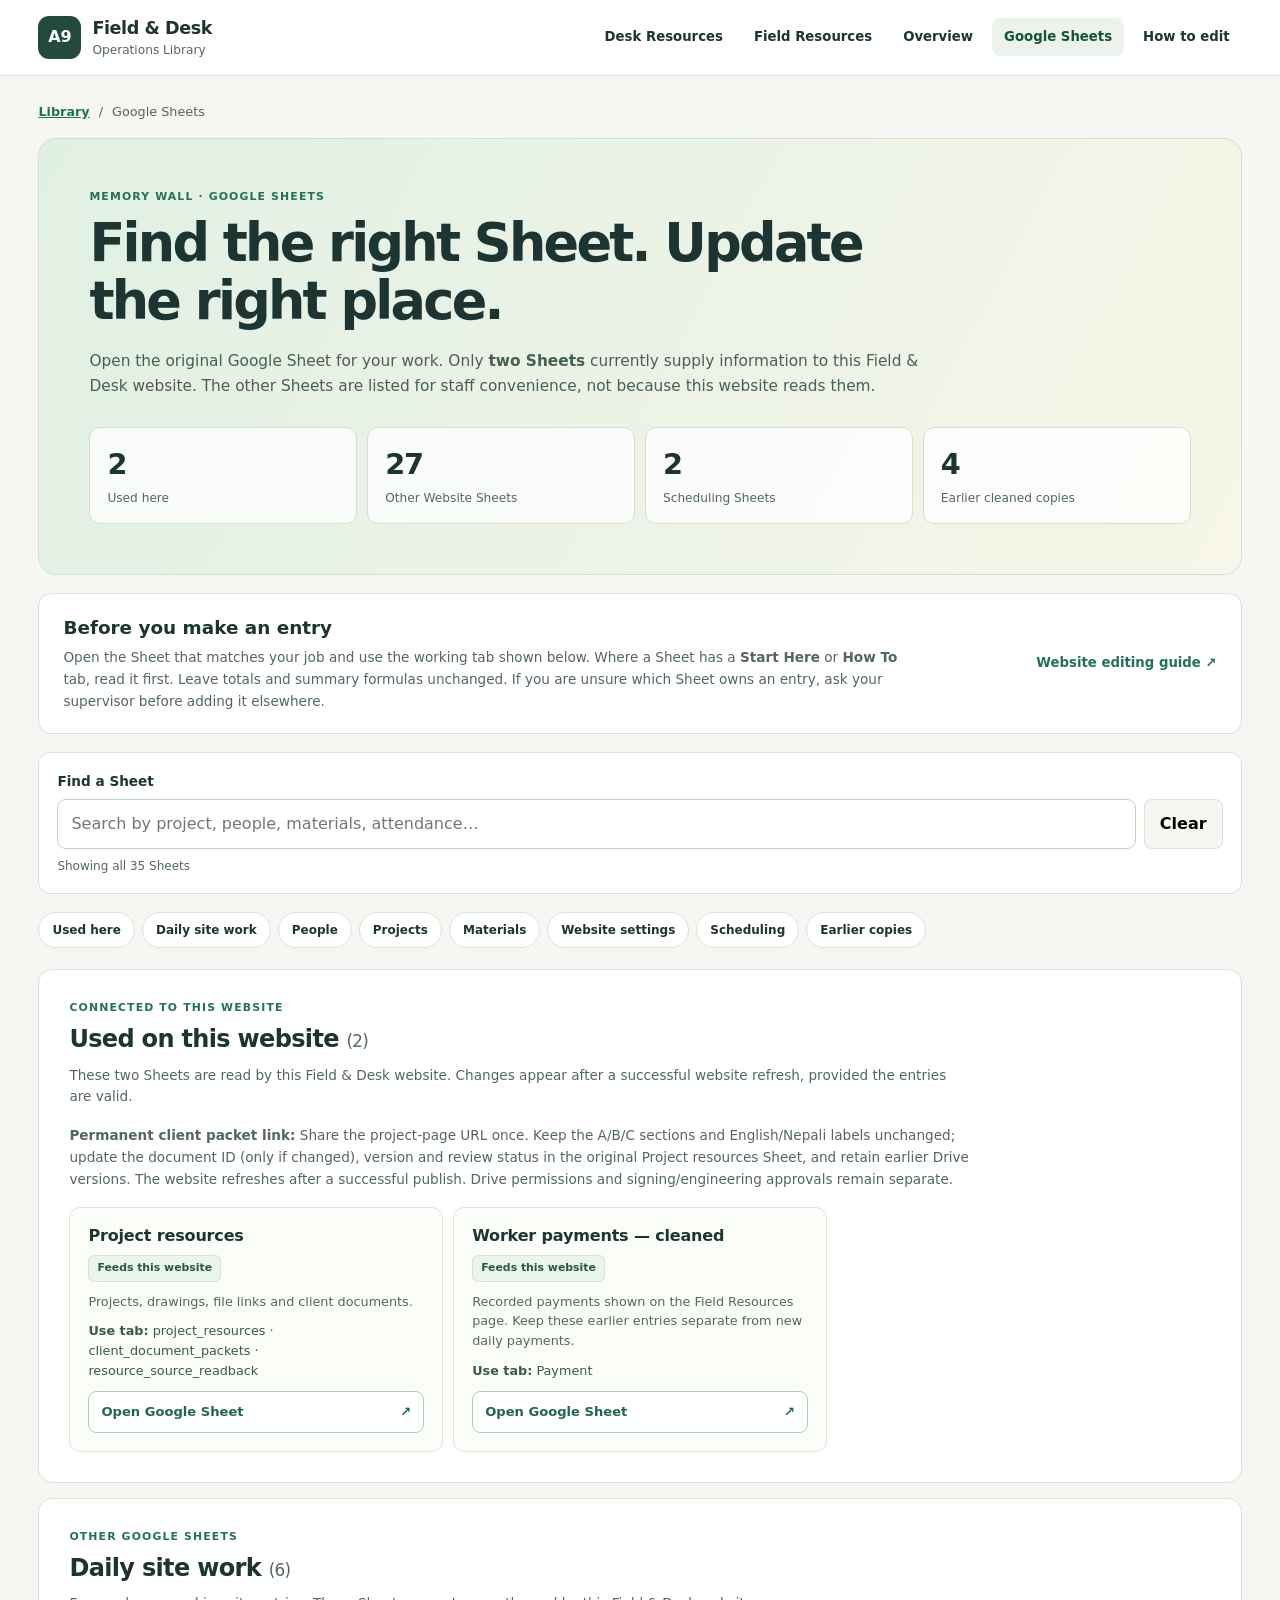
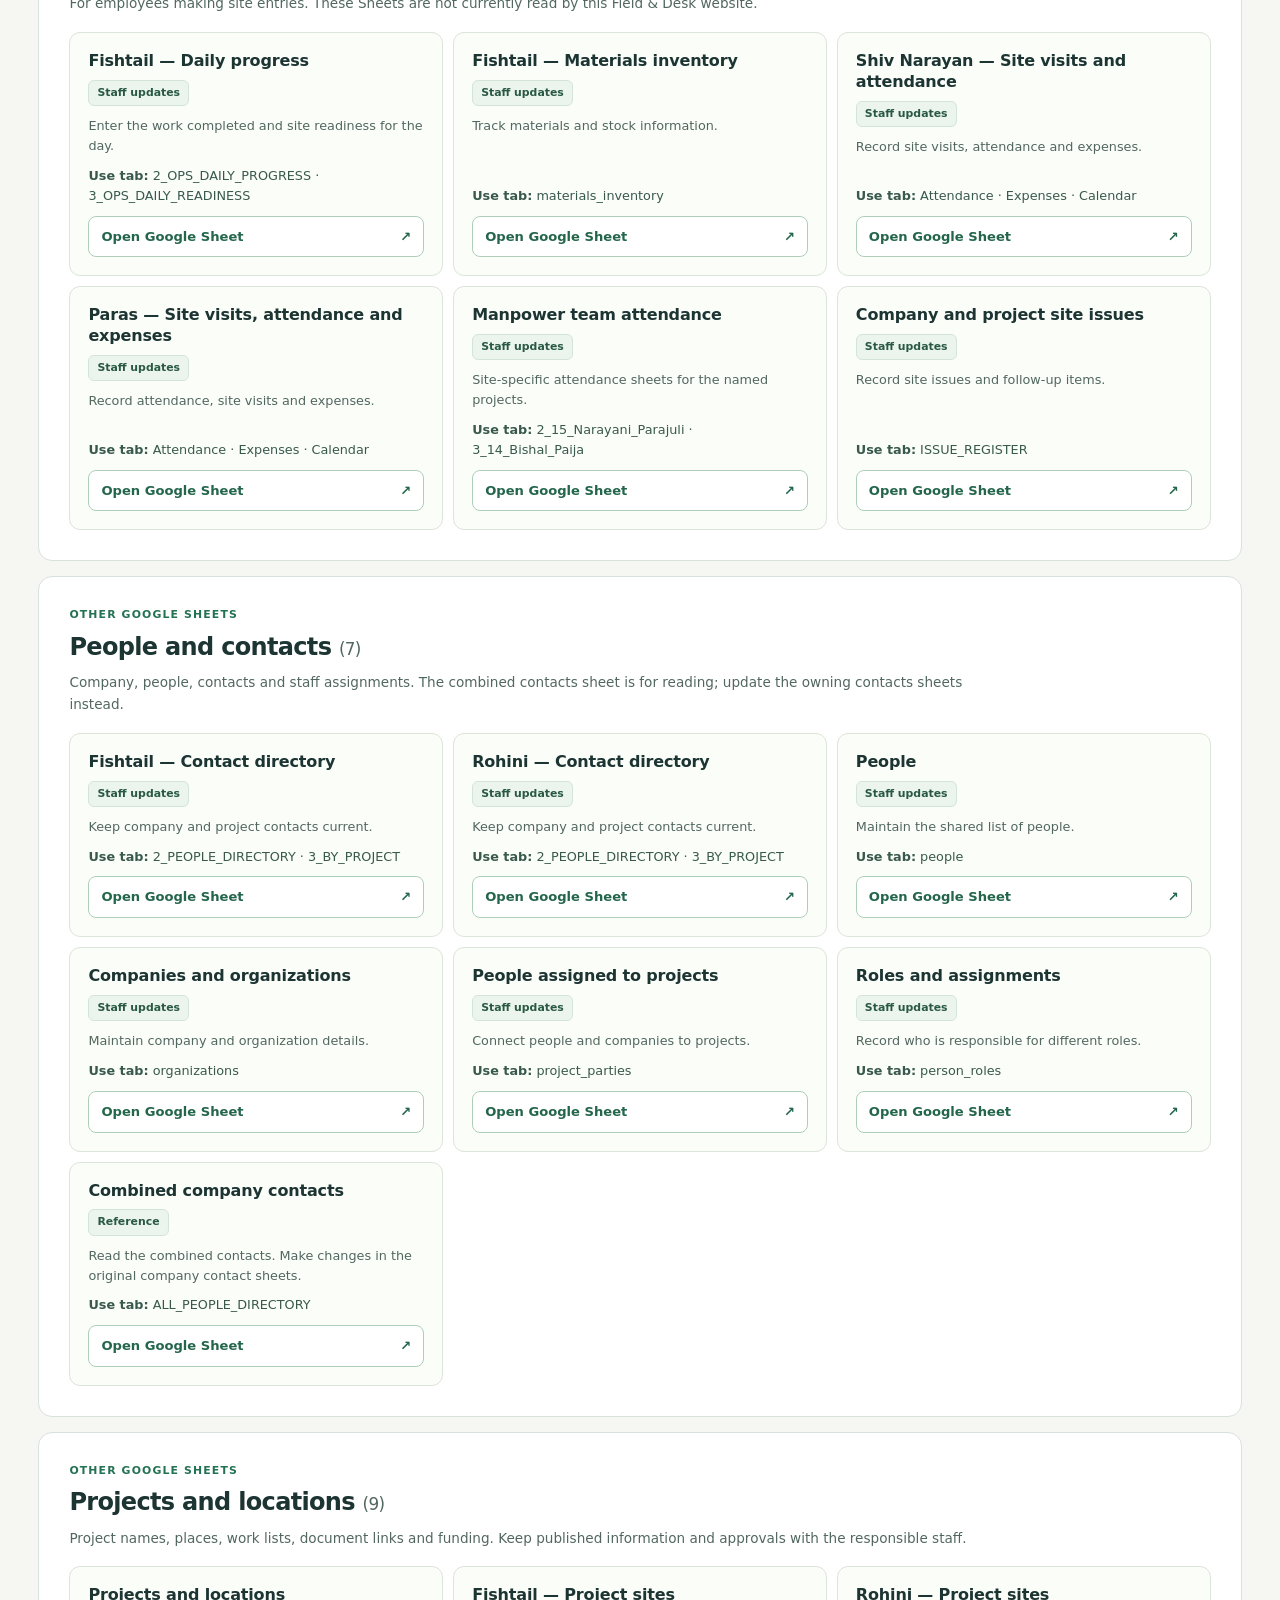
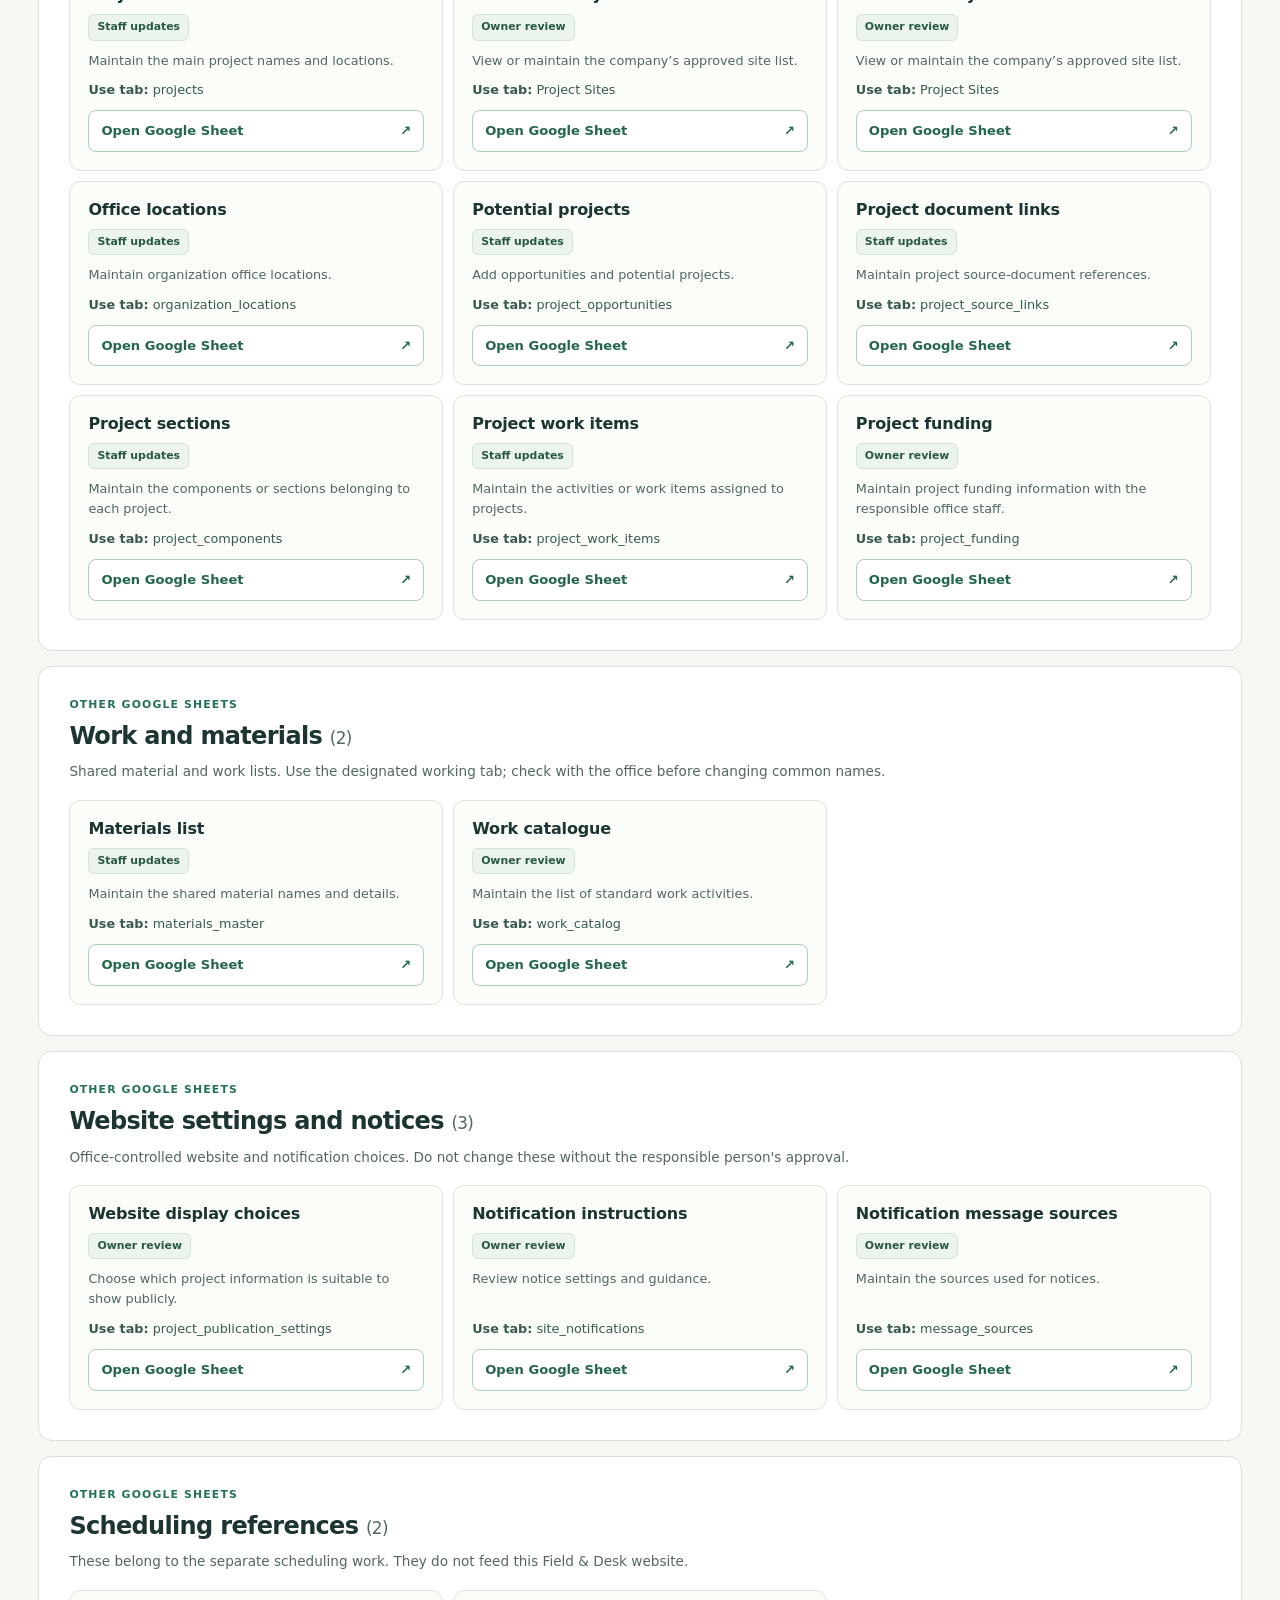
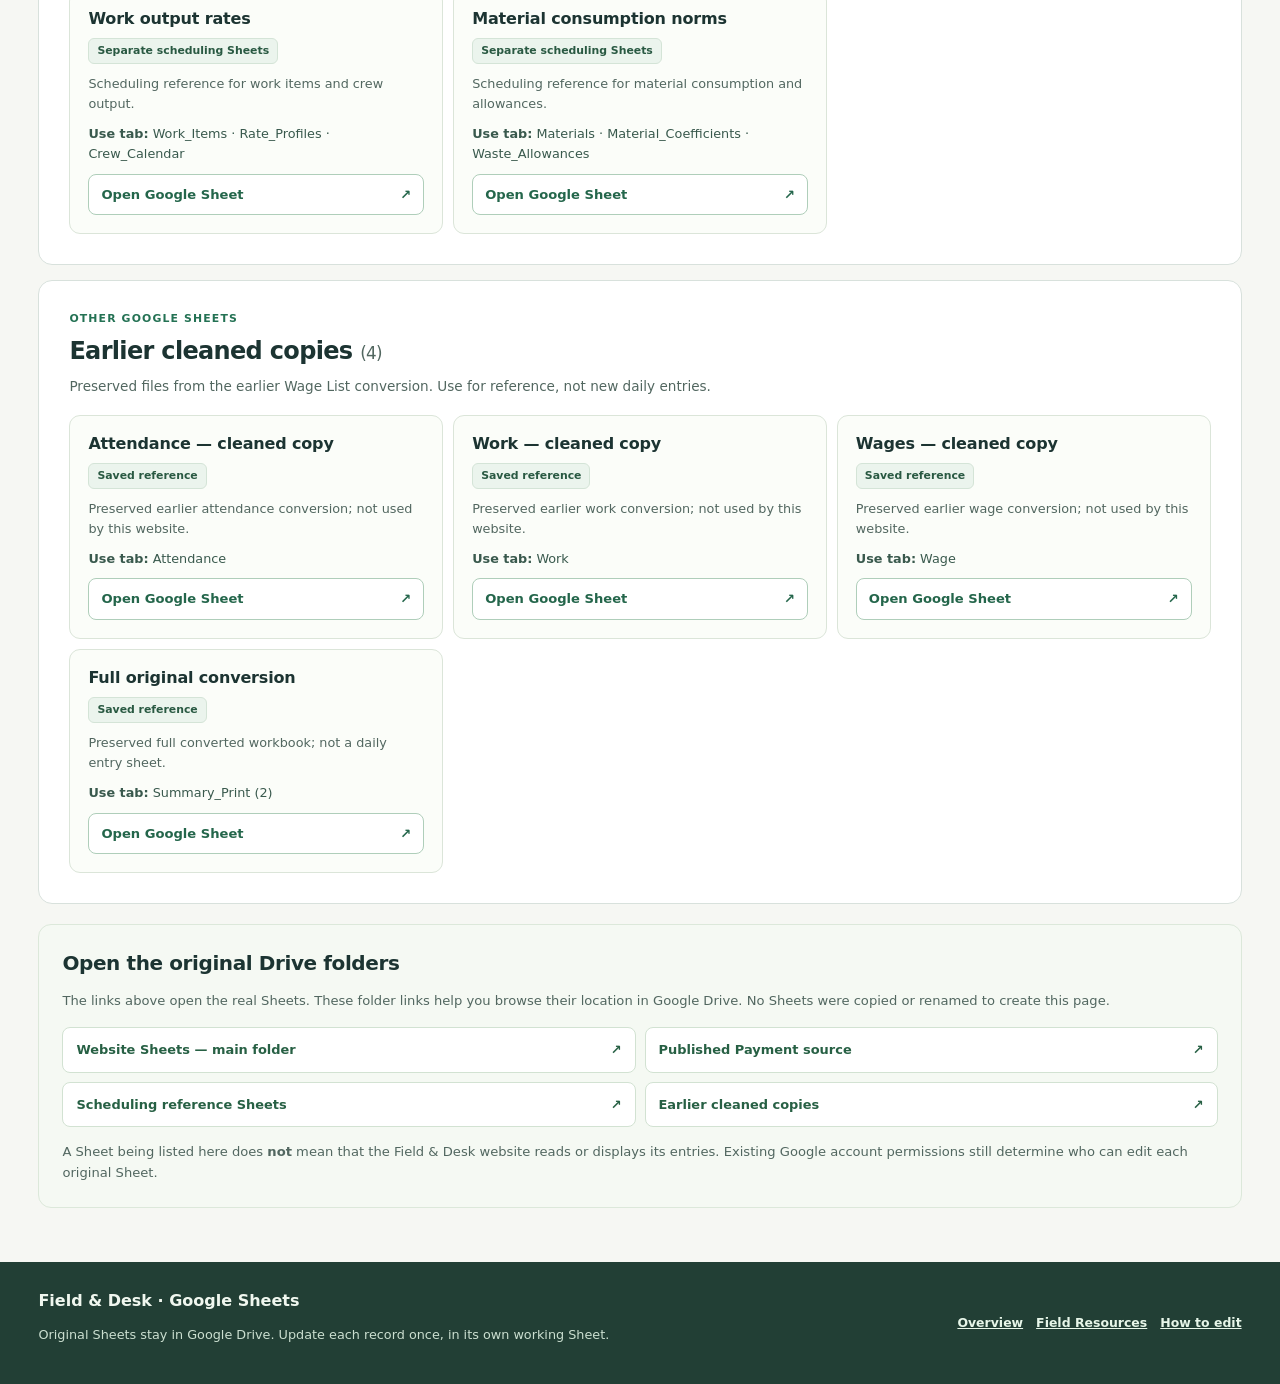
<file: site/memory-wall/index.html>
<!doctype html>
<html lang="en"><head><meta charset="utf-8"><meta name="viewport" content="width=device-width,initial-scale=1">
<title>Google Sheets · Field &amp; Desk</title>
<meta name="description" content="A9 Google Sheets: where employees enter daily work, contacts, project information and which sheets appear on this website.">
<link rel="stylesheet" href="../styles.css"><link rel="stylesheet" href="../portal.css"><link rel="stylesheet" href="./sheets.css">
<script src="./sheets.js" defer></script></head><body>
<a class="skip" href="#main">Skip to Google Sheets</a>
<header class="north" id="north"><a class="brand" href="../workspaces.html"><span class="brand-icon">A9</span><span><strong>Field &amp; Desk</strong><small>Operations Library</small></span></a>
<nav aria-label="Main navigation"><a href="../">Desk Resources</a><a href="../field.html">Field Resources</a><a href="../workspaces.html">Overview</a><a href="./" aria-current="page">Google Sheets</a><a href="../editing.html">How to edit</a></nav></header>
<main id="main" class="sheet-wall">
<nav class="sheet-breadcrumb" aria-label="Breadcrumb"><a href="../workspaces.html">Library</a><span>/</span><span>Google Sheets</span></nav>
<section class="sheet-hero">
<p class="eyebrow">MEMORY WALL · GOOGLE SHEETS</p><h1>Find the right Sheet. Update the right place.</h1>
<p>Open the original Google Sheet for your work. Only <strong>two Sheets</strong> currently supply information to this Field &amp; Desk website. The other Sheets are listed for staff convenience, not because this website reads them.</p>
<div class="sheet-stats" aria-label="Sheet counts"><div><strong>2</strong><span>Used here</span></div><div><strong>27</strong><span>Other Website Sheets</span></div><div><strong>2</strong><span>Scheduling Sheets</span></div><div><strong>4</strong><span>Earlier cleaned copies</span></div></div>
</section>
<section class="sheets-start" aria-labelledby="how-title"><div><h2 id="how-title">Before you make an entry</h2>
<p>Open the Sheet that matches your job and use the working tab shown below. Where a Sheet has a <strong>Start Here</strong> or <strong>How To</strong> tab, read it first. Leave totals and summary formulas unchanged. If you are unsure which Sheet owns an entry, ask your supervisor before adding it elsewhere.</p></div>
<a href="../editing.html">Website editing guide <span aria-hidden="true">↗</span></a></section>
<div class="sheet-toolbar"><label for="sheet-search">Find a Sheet</label><div class="sheet-search-row"><input id="sheet-search" type="search" placeholder="Search by project, people, materials, attendance…" autocomplete="off"><button type="button" id="sheet-clear">Clear</button></div>
<p id="sheet-results" role="status" aria-live="polite">Showing all 35 Sheets</p></div>
<nav class="sheet-anchors" aria-label="Jump to a category"><a href="#used-here">Used here</a><a href="#site">Daily site work</a><a href="#people">People</a><a href="#projects">Projects</a><a href="#materials">Materials</a><a href="#office">Website settings</a><a href="#schedule">Scheduling</a><a href="#previous">Earlier copies</a></nav>
<section class="sheets-group" id='used-here' aria-labelledby="heading-used">
<div class="sheet-group-heading"><div><p class="eyebrow">CONNECTED TO THIS WEBSITE</p><h2 id="heading-used">Used on this website <span class="sheet-num">(2)</span></h2></div></div>
<p class="sheet-group-intro">These two Sheets are read by this Field & Desk website. Changes appear after a successful website refresh, provided the entries are valid.</p>
<p class="sheet-group-intro"><strong>Permanent client packet link:</strong> Share the project-page URL once. Keep the A/B/C sections and English/Nepali labels unchanged; update the document ID (only if changed), version and review status in the original Project resources Sheet, and retain earlier Drive versions. The website refreshes after a successful publish. Drive permissions and signing/engineering approvals remain separate.</p><div class="sheet-grid"><article class="sheet-card" data-sheet="Project resources Projects, drawings, file links and client documents. project_resources · client_document_packets · resource_source_readback Feeds this website">
<div class="sheet-card-head"><h3>Project resources</h3><span class="sheet-status">Feeds this website</span></div>
<p>Projects, drawings, file links and client documents.</p>
<p class="sheet-tab"><strong>Use tab:</strong> project_resources · client_document_packets · resource_source_readback</p>
<a class="sheet-open" href="https://docs.google.com/spreadsheets/d/1e019Jac4lDveZ2glXMph4RLHivqPFEachbcNi-R1DZk/edit" target="_blank" rel="noopener noreferrer" aria-label="Open Project resources in Google Sheets">Open Google Sheet <span aria-hidden="true">↗</span></a>
</article>
<article class="sheet-card" data-sheet="Worker payments — cleaned Recorded payments shown on the Field Resources page. Keep these earlier entries separate from new daily payments. Payment Feeds this website">
<div class="sheet-card-head"><h3>Worker payments — cleaned</h3><span class="sheet-status">Feeds this website</span></div>
<p>Recorded payments shown on the Field Resources page. Keep these earlier entries separate from new daily payments.</p>
<p class="sheet-tab"><strong>Use tab:</strong> Payment</p>
<a class="sheet-open" href="https://docs.google.com/spreadsheets/d/1ShS8wI6OAZA6Is-DLJK3sVkJzl3i5mn5zK-on38fE9I/edit" target="_blank" rel="noopener noreferrer" aria-label="Open Worker payments — cleaned in Google Sheets">Open Google Sheet <span aria-hidden="true">↗</span></a>
</article></div>
<p class="sheet-group-empty" hidden>No matches in this category.</p>
</section>
<section class="sheets-group" id="site" aria-labelledby="heading-site">
<div class="sheet-group-heading"><div><p class="eyebrow">OTHER GOOGLE SHEETS</p><h2 id="heading-site">Daily site work <span class="sheet-num">(6)</span></h2></div></div>
<p class="sheet-group-intro">For employees making site entries. These Sheets are not currently read by this Field & Desk website.</p><div class="sheet-grid"><article class="sheet-card" data-sheet="Fishtail — Daily progress Enter the work completed and site readiness for the day. 2_OPS_DAILY_PROGRESS · 3_OPS_DAILY_READINESS Staff updates">
<div class="sheet-card-head"><h3>Fishtail — Daily progress</h3><span class="sheet-status">Staff updates</span></div>
<p>Enter the work completed and site readiness for the day.</p>
<p class="sheet-tab"><strong>Use tab:</strong> 2_OPS_DAILY_PROGRESS · 3_OPS_DAILY_READINESS</p>
<a class="sheet-open" href="https://docs.google.com/spreadsheets/d/1-pE1d4uxytIZsKF8Tzu3eBDlXL4MLIYiGGvVoKMqo1k/edit" target="_blank" rel="noopener noreferrer" aria-label="Open Fishtail — Daily progress in Google Sheets">Open Google Sheet <span aria-hidden="true">↗</span></a>
</article>
<article class="sheet-card" data-sheet="Fishtail — Materials inventory Track materials and stock information. materials_inventory Staff updates">
<div class="sheet-card-head"><h3>Fishtail — Materials inventory</h3><span class="sheet-status">Staff updates</span></div>
<p>Track materials and stock information.</p>
<p class="sheet-tab"><strong>Use tab:</strong> materials_inventory</p>
<a class="sheet-open" href="https://docs.google.com/spreadsheets/d/1YshLrDAJDg3CO8F1jmIr2Eucy0-TKwiviVNF5tiAfT0/edit" target="_blank" rel="noopener noreferrer" aria-label="Open Fishtail — Materials inventory in Google Sheets">Open Google Sheet <span aria-hidden="true">↗</span></a>
</article>
<article class="sheet-card" data-sheet="Shiv Narayan — Site visits and attendance Record site visits, attendance and expenses. Attendance · Expenses · Calendar Staff updates">
<div class="sheet-card-head"><h3>Shiv Narayan — Site visits and attendance</h3><span class="sheet-status">Staff updates</span></div>
<p>Record site visits, attendance and expenses.</p>
<p class="sheet-tab"><strong>Use tab:</strong> Attendance · Expenses · Calendar</p>
<a class="sheet-open" href="https://docs.google.com/spreadsheets/d/16B3tBDNF6YQgt79tptMSygSrsUZXoTWI3yDzUmNnWuc/edit" target="_blank" rel="noopener noreferrer" aria-label="Open Shiv Narayan — Site visits and attendance in Google Sheets">Open Google Sheet <span aria-hidden="true">↗</span></a>
</article>
<article class="sheet-card" data-sheet="Paras — Site visits, attendance and expenses Record attendance, site visits and expenses. Attendance · Expenses · Calendar Staff updates">
<div class="sheet-card-head"><h3>Paras — Site visits, attendance and expenses</h3><span class="sheet-status">Staff updates</span></div>
<p>Record attendance, site visits and expenses.</p>
<p class="sheet-tab"><strong>Use tab:</strong> Attendance · Expenses · Calendar</p>
<a class="sheet-open" href="https://docs.google.com/spreadsheets/d/1blVxu1qfmZU06J5QNjwpyOBDnqtR9HzC_GEzk5WWFBw/edit" target="_blank" rel="noopener noreferrer" aria-label="Open Paras — Site visits, attendance and expenses in Google Sheets">Open Google Sheet <span aria-hidden="true">↗</span></a>
</article>
<article class="sheet-card" data-sheet="Manpower team attendance Site-specific attendance sheets for the named projects. 2_15_Narayani_Parajuli · 3_14_Bishal_Paija Staff updates">
<div class="sheet-card-head"><h3>Manpower team attendance</h3><span class="sheet-status">Staff updates</span></div>
<p>Site-specific attendance sheets for the named projects.</p>
<p class="sheet-tab"><strong>Use tab:</strong> 2_15_Narayani_Parajuli · 3_14_Bishal_Paija</p>
<a class="sheet-open" href="https://docs.google.com/spreadsheets/d/1FuFvccGvDwlszfzGL7_TP4qChBptA8Pil7eq6O5qlPw/edit" target="_blank" rel="noopener noreferrer" aria-label="Open Manpower team attendance in Google Sheets">Open Google Sheet <span aria-hidden="true">↗</span></a>
</article>
<article class="sheet-card" data-sheet="Company and project site issues Record site issues and follow-up items. ISSUE_REGISTER Staff updates">
<div class="sheet-card-head"><h3>Company and project site issues</h3><span class="sheet-status">Staff updates</span></div>
<p>Record site issues and follow-up items.</p>
<p class="sheet-tab"><strong>Use tab:</strong> ISSUE_REGISTER</p>
<a class="sheet-open" href="https://docs.google.com/spreadsheets/d/1j_866LE1heYTozkUheH3kU55TV8ZXuLzTwTCZzZNbqw/edit" target="_blank" rel="noopener noreferrer" aria-label="Open Company and project site issues in Google Sheets">Open Google Sheet <span aria-hidden="true">↗</span></a>
</article></div>
<p class="sheet-group-empty" hidden>No matches in this category.</p>
</section>
<section class="sheets-group" id="people" aria-labelledby="heading-people">
<div class="sheet-group-heading"><div><p class="eyebrow">OTHER GOOGLE SHEETS</p><h2 id="heading-people">People and contacts <span class="sheet-num">(7)</span></h2></div></div>
<p class="sheet-group-intro">Company, people, contacts and staff assignments. The combined contacts sheet is for reading; update the owning contacts sheets instead.</p><div class="sheet-grid"><article class="sheet-card" data-sheet="Fishtail — Contact directory Keep company and project contacts current. 2_PEOPLE_DIRECTORY · 3_BY_PROJECT Staff updates">
<div class="sheet-card-head"><h3>Fishtail — Contact directory</h3><span class="sheet-status">Staff updates</span></div>
<p>Keep company and project contacts current.</p>
<p class="sheet-tab"><strong>Use tab:</strong> 2_PEOPLE_DIRECTORY · 3_BY_PROJECT</p>
<a class="sheet-open" href="https://docs.google.com/spreadsheets/d/15szptLz7q3-Rote1SnNuIqdcrxrm0z2m0k7yx9j51c4/edit" target="_blank" rel="noopener noreferrer" aria-label="Open Fishtail — Contact directory in Google Sheets">Open Google Sheet <span aria-hidden="true">↗</span></a>
</article>
<article class="sheet-card" data-sheet="Rohini — Contact directory Keep company and project contacts current. 2_PEOPLE_DIRECTORY · 3_BY_PROJECT Staff updates">
<div class="sheet-card-head"><h3>Rohini — Contact directory</h3><span class="sheet-status">Staff updates</span></div>
<p>Keep company and project contacts current.</p>
<p class="sheet-tab"><strong>Use tab:</strong> 2_PEOPLE_DIRECTORY · 3_BY_PROJECT</p>
<a class="sheet-open" href="https://docs.google.com/spreadsheets/d/1Cyuj0uti-IN7ddDNVdAd1kM0NNpATdTnNabfcY7P1cw/edit" target="_blank" rel="noopener noreferrer" aria-label="Open Rohini — Contact directory in Google Sheets">Open Google Sheet <span aria-hidden="true">↗</span></a>
</article>
<article class="sheet-card" data-sheet="People Maintain the shared list of people. people Staff updates">
<div class="sheet-card-head"><h3>People</h3><span class="sheet-status">Staff updates</span></div>
<p>Maintain the shared list of people.</p>
<p class="sheet-tab"><strong>Use tab:</strong> people</p>
<a class="sheet-open" href="https://docs.google.com/spreadsheets/d/1gBYUKwt3_eUy-h9FdDCv4o2-RxxT6dBqqY4yRG2Hws4/edit" target="_blank" rel="noopener noreferrer" aria-label="Open People in Google Sheets">Open Google Sheet <span aria-hidden="true">↗</span></a>
</article>
<article class="sheet-card" data-sheet="Companies and organizations Maintain company and organization details. organizations Staff updates">
<div class="sheet-card-head"><h3>Companies and organizations</h3><span class="sheet-status">Staff updates</span></div>
<p>Maintain company and organization details.</p>
<p class="sheet-tab"><strong>Use tab:</strong> organizations</p>
<a class="sheet-open" href="https://docs.google.com/spreadsheets/d/1cwubE_4nB2SAEdLu6ry80G0HeNjbBdu4X3DA6jrcQ1E/edit" target="_blank" rel="noopener noreferrer" aria-label="Open Companies and organizations in Google Sheets">Open Google Sheet <span aria-hidden="true">↗</span></a>
</article>
<article class="sheet-card" data-sheet="People assigned to projects Connect people and companies to projects. project_parties Staff updates">
<div class="sheet-card-head"><h3>People assigned to projects</h3><span class="sheet-status">Staff updates</span></div>
<p>Connect people and companies to projects.</p>
<p class="sheet-tab"><strong>Use tab:</strong> project_parties</p>
<a class="sheet-open" href="https://docs.google.com/spreadsheets/d/1SC0Iz5IKwUCx5elSVyok0Z0hV0Z5hHiMCzkWWv0Y2uU/edit" target="_blank" rel="noopener noreferrer" aria-label="Open People assigned to projects in Google Sheets">Open Google Sheet <span aria-hidden="true">↗</span></a>
</article>
<article class="sheet-card" data-sheet="Roles and assignments Record who is responsible for different roles. person_roles Staff updates">
<div class="sheet-card-head"><h3>Roles and assignments</h3><span class="sheet-status">Staff updates</span></div>
<p>Record who is responsible for different roles.</p>
<p class="sheet-tab"><strong>Use tab:</strong> person_roles</p>
<a class="sheet-open" href="https://docs.google.com/spreadsheets/d/1iHrSZkrEtqFL9S1CenjxmS1OdlgGSJD_ETEzcalBv-s/edit" target="_blank" rel="noopener noreferrer" aria-label="Open Roles and assignments in Google Sheets">Open Google Sheet <span aria-hidden="true">↗</span></a>
</article>
<article class="sheet-card" data-sheet="Combined company contacts Read the combined contacts. Make changes in the original company contact sheets. ALL_PEOPLE_DIRECTORY Reference">
<div class="sheet-card-head"><h3>Combined company contacts</h3><span class="sheet-status">Reference</span></div>
<p>Read the combined contacts. Make changes in the original company contact sheets.</p>
<p class="sheet-tab"><strong>Use tab:</strong> ALL_PEOPLE_DIRECTORY</p>
<a class="sheet-open" href="https://docs.google.com/spreadsheets/d/10l4F1ZShkPKt7L8HBT1BJ3K0rjkJ6GktXRZdI4k35Bg/edit" target="_blank" rel="noopener noreferrer" aria-label="Open Combined company contacts in Google Sheets">Open Google Sheet <span aria-hidden="true">↗</span></a>
</article></div>
<p class="sheet-group-empty" hidden>No matches in this category.</p>
</section>
<section class="sheets-group" id="projects" aria-labelledby="heading-projects">
<div class="sheet-group-heading"><div><p class="eyebrow">OTHER GOOGLE SHEETS</p><h2 id="heading-projects">Projects and locations <span class="sheet-num">(9)</span></h2></div></div>
<p class="sheet-group-intro">Project names, places, work lists, document links and funding. Keep published information and approvals with the responsible staff.</p><div class="sheet-grid"><article class="sheet-card" data-sheet="Projects and locations Maintain the main project names and locations. projects Staff updates">
<div class="sheet-card-head"><h3>Projects and locations</h3><span class="sheet-status">Staff updates</span></div>
<p>Maintain the main project names and locations.</p>
<p class="sheet-tab"><strong>Use tab:</strong> projects</p>
<a class="sheet-open" href="https://docs.google.com/spreadsheets/d/1JqzjBNBCT_AAIBkuGsIR5VBOJ3_HyifdPDc7K_jF5Bo/edit" target="_blank" rel="noopener noreferrer" aria-label="Open Projects and locations in Google Sheets">Open Google Sheet <span aria-hidden="true">↗</span></a>
</article>
<article class="sheet-card" data-sheet="Fishtail — Project sites View or maintain the company’s approved site list. Project Sites Owner review">
<div class="sheet-card-head"><h3>Fishtail — Project sites</h3><span class="sheet-status">Owner review</span></div>
<p>View or maintain the company’s approved site list.</p>
<p class="sheet-tab"><strong>Use tab:</strong> Project Sites</p>
<a class="sheet-open" href="https://docs.google.com/spreadsheets/d/10uW7hxagyvcNCUVDXTmwHopJgUbbqGBOxjjYjogQd_E/edit" target="_blank" rel="noopener noreferrer" aria-label="Open Fishtail — Project sites in Google Sheets">Open Google Sheet <span aria-hidden="true">↗</span></a>
</article>
<article class="sheet-card" data-sheet="Rohini — Project sites View or maintain the company’s approved site list. Project Sites Owner review">
<div class="sheet-card-head"><h3>Rohini — Project sites</h3><span class="sheet-status">Owner review</span></div>
<p>View or maintain the company’s approved site list.</p>
<p class="sheet-tab"><strong>Use tab:</strong> Project Sites</p>
<a class="sheet-open" href="https://docs.google.com/spreadsheets/d/1wC5KRv45UCmRhSesO2WcwN8fNGdC5gSjvjqlR9USsdM/edit" target="_blank" rel="noopener noreferrer" aria-label="Open Rohini — Project sites in Google Sheets">Open Google Sheet <span aria-hidden="true">↗</span></a>
</article>
<article class="sheet-card" data-sheet="Office locations Maintain organization office locations. organization_locations Staff updates">
<div class="sheet-card-head"><h3>Office locations</h3><span class="sheet-status">Staff updates</span></div>
<p>Maintain organization office locations.</p>
<p class="sheet-tab"><strong>Use tab:</strong> organization_locations</p>
<a class="sheet-open" href="https://docs.google.com/spreadsheets/d/12wGg0UBLbN03u3EhJN-uQV9O2s_FRVwX9V_D2rTDXC8/edit" target="_blank" rel="noopener noreferrer" aria-label="Open Office locations in Google Sheets">Open Google Sheet <span aria-hidden="true">↗</span></a>
</article>
<article class="sheet-card" data-sheet="Potential projects Add opportunities and potential projects. project_opportunities Staff updates">
<div class="sheet-card-head"><h3>Potential projects</h3><span class="sheet-status">Staff updates</span></div>
<p>Add opportunities and potential projects.</p>
<p class="sheet-tab"><strong>Use tab:</strong> project_opportunities</p>
<a class="sheet-open" href="https://docs.google.com/spreadsheets/d/1dAz0QhEj_UItB-m_BIt7jJZ_qJvjmJ8Ou9rVv2yXqWE/edit" target="_blank" rel="noopener noreferrer" aria-label="Open Potential projects in Google Sheets">Open Google Sheet <span aria-hidden="true">↗</span></a>
</article>
<article class="sheet-card" data-sheet="Project document links Maintain project source-document references. project_source_links Staff updates">
<div class="sheet-card-head"><h3>Project document links</h3><span class="sheet-status">Staff updates</span></div>
<p>Maintain project source-document references.</p>
<p class="sheet-tab"><strong>Use tab:</strong> project_source_links</p>
<a class="sheet-open" href="https://docs.google.com/spreadsheets/d/1uC1IZG440Hrg78hurYlmVA_OJG5Z-04TgKcxs1_TZmU/edit" target="_blank" rel="noopener noreferrer" aria-label="Open Project document links in Google Sheets">Open Google Sheet <span aria-hidden="true">↗</span></a>
</article>
<article class="sheet-card" data-sheet="Project sections Maintain the components or sections belonging to each project. project_components Staff updates">
<div class="sheet-card-head"><h3>Project sections</h3><span class="sheet-status">Staff updates</span></div>
<p>Maintain the components or sections belonging to each project.</p>
<p class="sheet-tab"><strong>Use tab:</strong> project_components</p>
<a class="sheet-open" href="https://docs.google.com/spreadsheets/d/1kAtyZPQOdSzxDS83AYwIBzrj5OIsvBKE_8orH8ez07U/edit" target="_blank" rel="noopener noreferrer" aria-label="Open Project sections in Google Sheets">Open Google Sheet <span aria-hidden="true">↗</span></a>
</article>
<article class="sheet-card" data-sheet="Project work items Maintain the activities or work items assigned to projects. project_work_items Staff updates">
<div class="sheet-card-head"><h3>Project work items</h3><span class="sheet-status">Staff updates</span></div>
<p>Maintain the activities or work items assigned to projects.</p>
<p class="sheet-tab"><strong>Use tab:</strong> project_work_items</p>
<a class="sheet-open" href="https://docs.google.com/spreadsheets/d/17YPRpaXIdHloH5-lzsjUpNvXLbsDfrIrlsn2jZ-7KKc/edit" target="_blank" rel="noopener noreferrer" aria-label="Open Project work items in Google Sheets">Open Google Sheet <span aria-hidden="true">↗</span></a>
</article>
<article class="sheet-card" data-sheet="Project funding Maintain project funding information with the responsible office staff. project_funding Owner review">
<div class="sheet-card-head"><h3>Project funding</h3><span class="sheet-status">Owner review</span></div>
<p>Maintain project funding information with the responsible office staff.</p>
<p class="sheet-tab"><strong>Use tab:</strong> project_funding</p>
<a class="sheet-open" href="https://docs.google.com/spreadsheets/d/1pNXK4JQnYI62V8iZsI64yyVEYiRxB3UZ7Z9R6JxoZUs/edit" target="_blank" rel="noopener noreferrer" aria-label="Open Project funding in Google Sheets">Open Google Sheet <span aria-hidden="true">↗</span></a>
</article></div>
<p class="sheet-group-empty" hidden>No matches in this category.</p>
</section>
<section class="sheets-group" id="materials" aria-labelledby="heading-materials">
<div class="sheet-group-heading"><div><p class="eyebrow">OTHER GOOGLE SHEETS</p><h2 id="heading-materials">Work and materials <span class="sheet-num">(2)</span></h2></div></div>
<p class="sheet-group-intro">Shared material and work lists. Use the designated working tab; check with the office before changing common names.</p><div class="sheet-grid"><article class="sheet-card" data-sheet="Materials list Maintain the shared material names and details. materials_master Staff updates">
<div class="sheet-card-head"><h3>Materials list</h3><span class="sheet-status">Staff updates</span></div>
<p>Maintain the shared material names and details.</p>
<p class="sheet-tab"><strong>Use tab:</strong> materials_master</p>
<a class="sheet-open" href="https://docs.google.com/spreadsheets/d/10D96YqZn6NbbSm6X6nsPVw4tG_IELIj957uZ2DmhJZs/edit" target="_blank" rel="noopener noreferrer" aria-label="Open Materials list in Google Sheets">Open Google Sheet <span aria-hidden="true">↗</span></a>
</article>
<article class="sheet-card" data-sheet="Work catalogue Maintain the list of standard work activities. work_catalog Owner review">
<div class="sheet-card-head"><h3>Work catalogue</h3><span class="sheet-status">Owner review</span></div>
<p>Maintain the list of standard work activities.</p>
<p class="sheet-tab"><strong>Use tab:</strong> work_catalog</p>
<a class="sheet-open" href="https://docs.google.com/spreadsheets/d/1D4T08NciyhlMxxTgTtik_SJWf-UaIytB56fNRsvuqms/edit" target="_blank" rel="noopener noreferrer" aria-label="Open Work catalogue in Google Sheets">Open Google Sheet <span aria-hidden="true">↗</span></a>
</article></div>
<p class="sheet-group-empty" hidden>No matches in this category.</p>
</section>
<section class="sheets-group" id="office" aria-labelledby="heading-office">
<div class="sheet-group-heading"><div><p class="eyebrow">OTHER GOOGLE SHEETS</p><h2 id="heading-office">Website settings and notices <span class="sheet-num">(3)</span></h2></div></div>
<p class="sheet-group-intro">Office-controlled website and notification choices. Do not change these without the responsible person's approval.</p><div class="sheet-grid"><article class="sheet-card" data-sheet="Website display choices Choose which project information is suitable to show publicly. project_publication_settings Owner review">
<div class="sheet-card-head"><h3>Website display choices</h3><span class="sheet-status">Owner review</span></div>
<p>Choose which project information is suitable to show publicly.</p>
<p class="sheet-tab"><strong>Use tab:</strong> project_publication_settings</p>
<a class="sheet-open" href="https://docs.google.com/spreadsheets/d/1tDpsphzARq-rk1MExU4DXC8mG_clh-0TXJwRr2qljXU/edit" target="_blank" rel="noopener noreferrer" aria-label="Open Website display choices in Google Sheets">Open Google Sheet <span aria-hidden="true">↗</span></a>
</article>
<article class="sheet-card" data-sheet="Notification instructions Review notice settings and guidance. site_notifications Owner review">
<div class="sheet-card-head"><h3>Notification instructions</h3><span class="sheet-status">Owner review</span></div>
<p>Review notice settings and guidance.</p>
<p class="sheet-tab"><strong>Use tab:</strong> site_notifications</p>
<a class="sheet-open" href="https://docs.google.com/spreadsheets/d/1ZPtTos8t9Cym_qnpiUhiyuTxndSc6sGzzv390ahAw4I/edit" target="_blank" rel="noopener noreferrer" aria-label="Open Notification instructions in Google Sheets">Open Google Sheet <span aria-hidden="true">↗</span></a>
</article>
<article class="sheet-card" data-sheet="Notification message sources Maintain the sources used for notices. message_sources Owner review">
<div class="sheet-card-head"><h3>Notification message sources</h3><span class="sheet-status">Owner review</span></div>
<p>Maintain the sources used for notices.</p>
<p class="sheet-tab"><strong>Use tab:</strong> message_sources</p>
<a class="sheet-open" href="https://docs.google.com/spreadsheets/d/1aWHzjEK0doiUcBbqhySiA6DWCp8d-aq2I08McslilAQ/edit" target="_blank" rel="noopener noreferrer" aria-label="Open Notification message sources in Google Sheets">Open Google Sheet <span aria-hidden="true">↗</span></a>
</article></div>
<p class="sheet-group-empty" hidden>No matches in this category.</p>
</section>
<section class="sheets-group" id="schedule" aria-labelledby="heading-schedule">
<div class="sheet-group-heading"><div><p class="eyebrow">OTHER GOOGLE SHEETS</p><h2 id="heading-schedule">Scheduling references <span class="sheet-num">(2)</span></h2></div></div>
<p class="sheet-group-intro">These belong to the separate scheduling work. They do not feed this Field & Desk website.</p><div class="sheet-grid"><article class="sheet-card" data-sheet="Work output rates Scheduling reference for work items and crew output. Work_Items · Rate_Profiles · Crew_Calendar Separate scheduling Sheets">
<div class="sheet-card-head"><h3>Work output rates</h3><span class="sheet-status">Separate scheduling Sheets</span></div>
<p>Scheduling reference for work items and crew output.</p>
<p class="sheet-tab"><strong>Use tab:</strong> Work_Items · Rate_Profiles · Crew_Calendar</p>
<a class="sheet-open" href="https://docs.google.com/spreadsheets/d/1Rs3Ydzy-bcwoqBxmFEUjqtsrps-_DhlO19OuUkKtbI0/edit" target="_blank" rel="noopener noreferrer" aria-label="Open Work output rates in Google Sheets">Open Google Sheet <span aria-hidden="true">↗</span></a>
</article>
<article class="sheet-card" data-sheet="Material consumption norms Scheduling reference for material consumption and allowances. Materials · Material_Coefficients · Waste_Allowances Separate scheduling Sheets">
<div class="sheet-card-head"><h3>Material consumption norms</h3><span class="sheet-status">Separate scheduling Sheets</span></div>
<p>Scheduling reference for material consumption and allowances.</p>
<p class="sheet-tab"><strong>Use tab:</strong> Materials · Material_Coefficients · Waste_Allowances</p>
<a class="sheet-open" href="https://docs.google.com/spreadsheets/d/1FGRMrh97v46TgSMcSboXil29_MrJp-BRPN6gaDIKYHU/edit" target="_blank" rel="noopener noreferrer" aria-label="Open Material consumption norms in Google Sheets">Open Google Sheet <span aria-hidden="true">↗</span></a>
</article></div>
<p class="sheet-group-empty" hidden>No matches in this category.</p>
</section>
<section class="sheets-group" id="previous" aria-labelledby="heading-previous">
<div class="sheet-group-heading"><div><p class="eyebrow">OTHER GOOGLE SHEETS</p><h2 id="heading-previous">Earlier cleaned copies <span class="sheet-num">(4)</span></h2></div></div>
<p class="sheet-group-intro">Preserved files from the earlier Wage List conversion. Use for reference, not new daily entries.</p><div class="sheet-grid"><article class="sheet-card" data-sheet="Attendance — cleaned copy Preserved earlier attendance conversion; not used by this website. Attendance Saved reference">
<div class="sheet-card-head"><h3>Attendance — cleaned copy</h3><span class="sheet-status">Saved reference</span></div>
<p>Preserved earlier attendance conversion; not used by this website.</p>
<p class="sheet-tab"><strong>Use tab:</strong> Attendance</p>
<a class="sheet-open" href="https://docs.google.com/spreadsheets/d/13IsZr803j1wxthEuP_Om9tEcoVrMq-4P8TCWNEyj4do/edit" target="_blank" rel="noopener noreferrer" aria-label="Open Attendance — cleaned copy in Google Sheets">Open Google Sheet <span aria-hidden="true">↗</span></a>
</article>
<article class="sheet-card" data-sheet="Work — cleaned copy Preserved earlier work conversion; not used by this website. Work Saved reference">
<div class="sheet-card-head"><h3>Work — cleaned copy</h3><span class="sheet-status">Saved reference</span></div>
<p>Preserved earlier work conversion; not used by this website.</p>
<p class="sheet-tab"><strong>Use tab:</strong> Work</p>
<a class="sheet-open" href="https://docs.google.com/spreadsheets/d/1mGoKh7j4S629dYj4CipaHuV5-Mi6D91xacg7h4-QUfE/edit" target="_blank" rel="noopener noreferrer" aria-label="Open Work — cleaned copy in Google Sheets">Open Google Sheet <span aria-hidden="true">↗</span></a>
</article>
<article class="sheet-card" data-sheet="Wages — cleaned copy Preserved earlier wage conversion; not used by this website. Wage Saved reference">
<div class="sheet-card-head"><h3>Wages — cleaned copy</h3><span class="sheet-status">Saved reference</span></div>
<p>Preserved earlier wage conversion; not used by this website.</p>
<p class="sheet-tab"><strong>Use tab:</strong> Wage</p>
<a class="sheet-open" href="https://docs.google.com/spreadsheets/d/1Mb-OowjC5U6YxtrRmemd4cTggy0EaAguR8GhEtyvIl4/edit" target="_blank" rel="noopener noreferrer" aria-label="Open Wages — cleaned copy in Google Sheets">Open Google Sheet <span aria-hidden="true">↗</span></a>
</article>
<article class="sheet-card" data-sheet="Full original conversion Preserved full converted workbook; not a daily entry sheet. Summary_Print (2) Saved reference">
<div class="sheet-card-head"><h3>Full original conversion</h3><span class="sheet-status">Saved reference</span></div>
<p>Preserved full converted workbook; not a daily entry sheet.</p>
<p class="sheet-tab"><strong>Use tab:</strong> Summary_Print (2)</p>
<a class="sheet-open" href="https://docs.google.com/spreadsheets/d/1K9zbqmivTk-uGhpgj8GQZ7VX6tIc9LYwIT2FWDXuUAs/edit" target="_blank" rel="noopener noreferrer" aria-label="Open Full original conversion in Google Sheets">Open Google Sheet <span aria-hidden="true">↗</span></a>
</article></div>
<p class="sheet-group-empty" hidden>No matches in this category.</p>
</section>
<section class="sheet-folders" aria-labelledby="folders-title"><h2 id="folders-title">Open the original Drive folders</h2><p>The links above open the real Sheets. These folder links help you browse their location in Google Drive. No Sheets were copied or renamed to create this page.</p>
<div class="sheet-folder-links"><a href="https://drive.google.com/drive/folders/1u4Rg1J3KSZRPnkjlAHOVxpWoq2skRICn" target="_blank" rel="noopener noreferrer">Website Sheets — main folder<span aria-hidden="true">↗</span></a><a href="https://drive.google.com/drive/folders/15HOpBXtxpKcMotqQhw8qfFvLEE45Ftgw" target="_blank" rel="noopener noreferrer">Published Payment source<span aria-hidden="true">↗</span></a><a href="https://drive.google.com/drive/folders/1Gwu1TtTwfqOF6UL407zi6fXAVDzVWHTG" target="_blank" rel="noopener noreferrer">Scheduling reference Sheets<span aria-hidden="true">↗</span></a><a href="https://drive.google.com/drive/folders/1w8sSJAt1RzY56G9qrFZQznnT9TUaD6ru" target="_blank" rel="noopener noreferrer">Earlier cleaned copies<span aria-hidden="true">↗</span></a></div>
<p class="sheet-clarification">A Sheet being listed here does <strong>not</strong> mean that the Field &amp; Desk website reads or displays its entries. Existing Google account permissions still determine who can edit each original Sheet.</p>
</section>
</main>
<footer class="south" id="south"><div><strong>Field &amp; Desk · Google Sheets</strong><p>Original Sheets stay in Google Drive. Update each record once, in its own working Sheet.</p></div><div class="foot-links"><a href="../workspaces.html">Overview</a><a href="../field.html">Field Resources</a><a href="../editing.html">How to edit</a></div></footer>
</body></html>
</file>
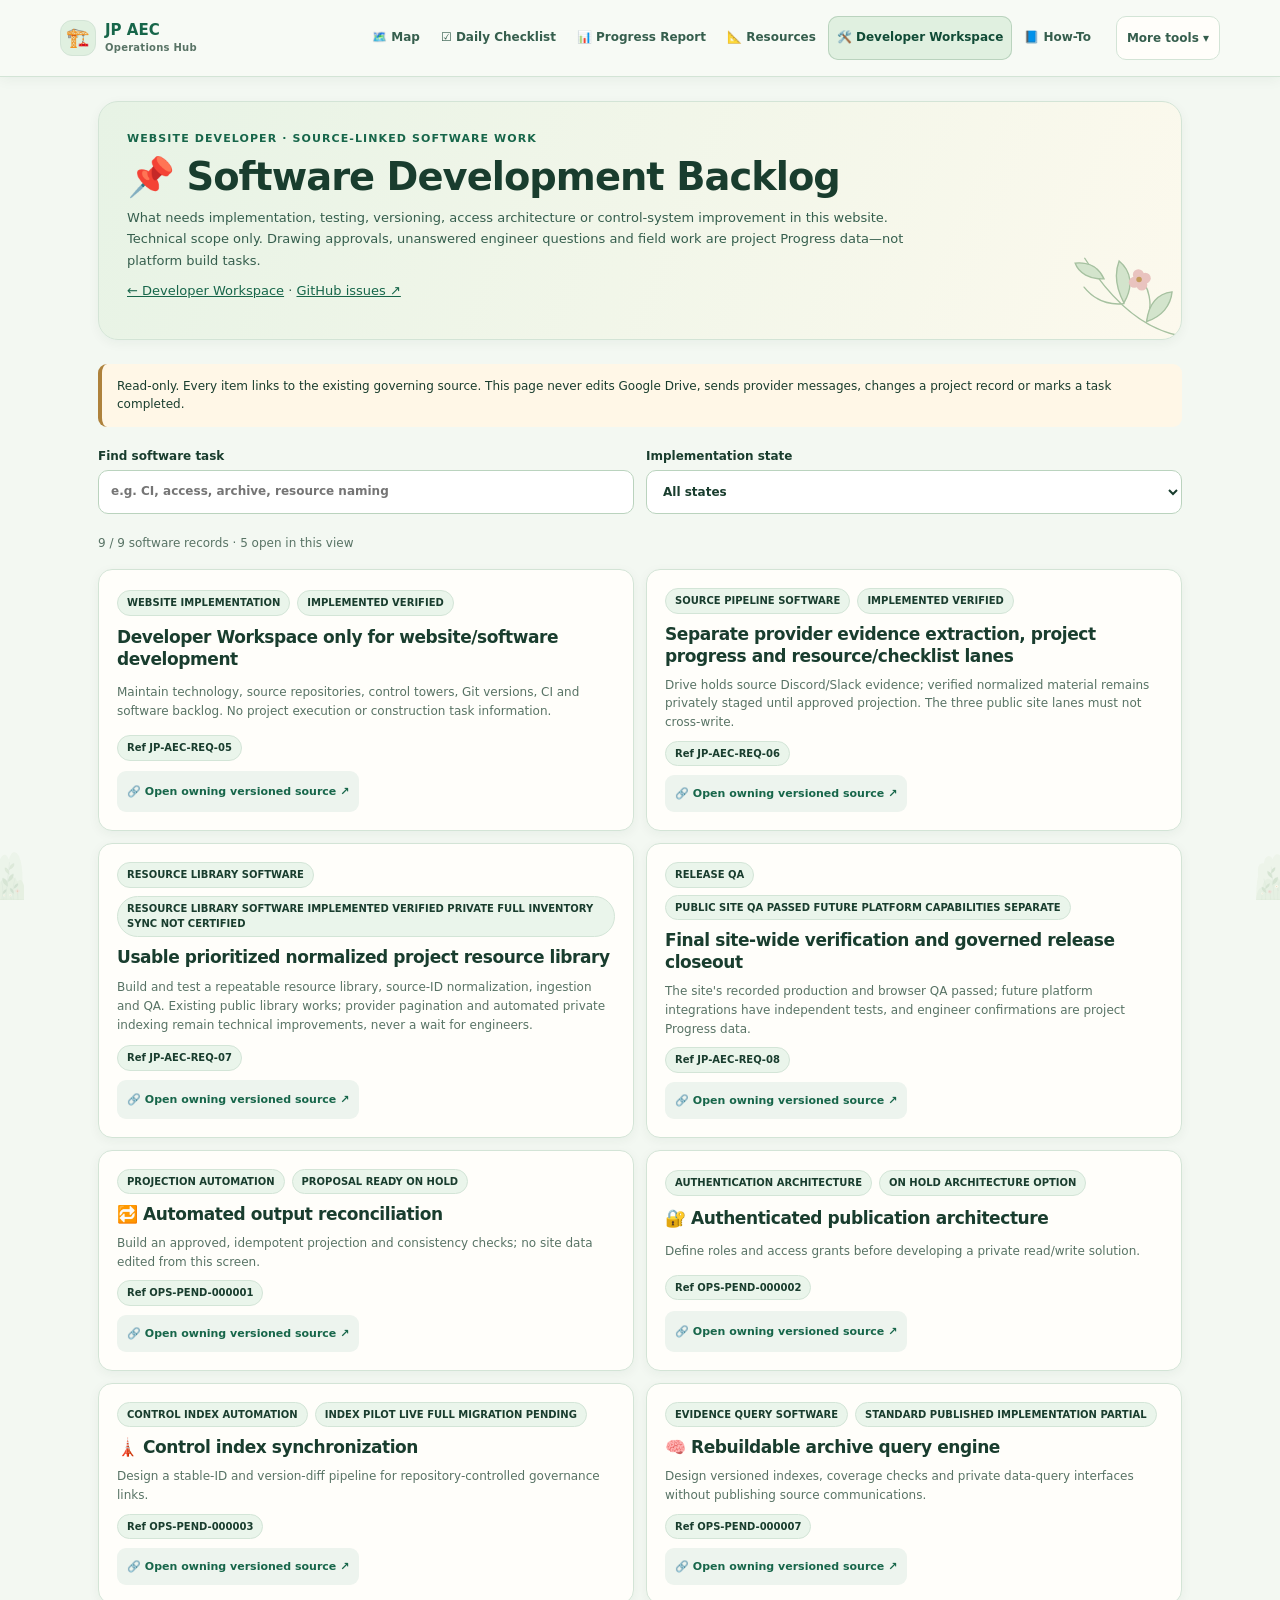
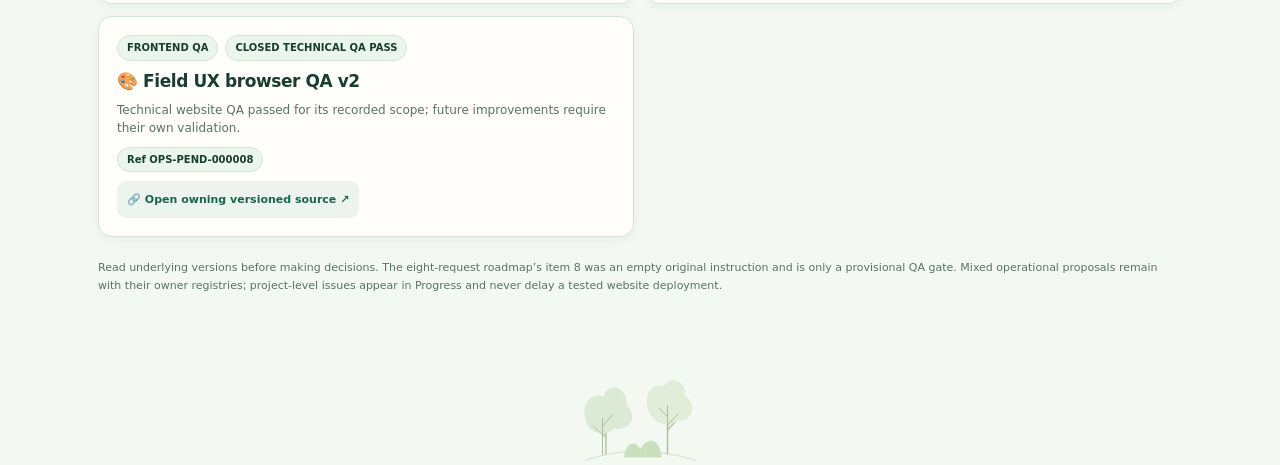
<file: workspace/backlog/index.html>
<!doctype html>
<html lang="en"><head><meta charset="utf-8"><meta name="viewport" content="width=device-width,initial-scale=1,viewport-fit=cover">
<meta name="robots" content="noindex,nofollow">
<meta name="description" content="Read-only, source-linked website and system software development backlog for JP AEC.">
<title>📌 Software Development Backlog · JP AEC</title>
<style>
:root{--bg:#f5f9f4;--ink:#173d2c;--green:#20694b;--muted:#52695c;--line:#d6e5d8}
*{box-sizing:border-box}body{margin:0;background:var(--bg);color:var(--ink);font:14px/1.55 Inter,system-ui,-apple-system,sans-serif}
a{color:var(--green)}a:focus-visible,input:focus-visible,select:focus-visible{outline:3px solid #ce9633;outline-offset:3px}
main{max-width:1120px;margin:auto;padding:24px 18px 70px}
.hero{padding:26px;border:1px solid var(--line);border-radius:18px;background:linear-gradient(110deg,#e2f2e3,#fffbed)}
.eyebrow{font-size:11px;font-weight:850;text-transform:uppercase;letter-spacing:.08em;color:#3c7954}
h1{font-size:clamp(26px,4.7vw,42px);line-height:1.15;margin:8px 0}
.hero p{max-width:810px;font-size:13px;color:var(--muted);margin:9px 0}
.notice{padding:13px 15px;border-left:4px solid #ae823c;border-radius:9px;background:#fff7e7;margin:18px 0;font-size:12px}
.filters{display:flex;gap:12px;align-items:flex-end;flex-wrap:wrap;margin:20px 0}
.filters label{display:grid;gap:4px;flex:1 1 220px;font-size:12px;font-weight:800}
.filters input,.filters select{padding:11px 12px;border:1px solid #baccbd;background:#fffefa;border-radius:11px;min-height:44px;font:inherit;color:var(--ink);width:100%}
.count{font-size:12px;color:var(--muted);margin:7px 0 17px}
.grid{display:grid;grid-template-columns:repeat(2,minmax(0,1fr));gap:12px}
.card{padding:18px;border:1px solid var(--line);border-radius:14px;background:#fffefa;display:grid;gap:9px}
.card h2{font-size:17px;line-height:1.3;margin:0}.card p{font-size:12px;color:var(--muted);margin:0}
.meta{display:flex;align-items:center;gap:7px;flex-wrap:wrap}
.pill{font-weight:800;border:1px solid #d3e5d7;background:#eaf5eb;border-radius:999px;padding:4px 9px;font-size:10px;overflow-wrap:anywhere}
.source{font-size:11px;display:inline-flex;min-height:37px;align-items:center;padding:8px 10px;background:#edf4ee;border-radius:9px;font-weight:800;text-decoration:none;justify-self:start}
.empty{border:1px dashed #bfd2c2;padding:24px;border-radius:13px;background:#fffefa}
.foot{font-size:11px;color:var(--muted);margin-top:22px}
@media(max-width:720px){main{padding:15px 11px 55px}.hero{padding:20px 15px}.grid{grid-template-columns:1fr}}
</style>
<!-- Shared light botanical theme; page-local layout remains below its owner. -->
<link rel="stylesheet" href="../../assets/css/jp-theme-tokens.css?v=botanical-1">
<link rel="stylesheet" href="../../assets/css/site-shell.css?v=botanical-1">
<link rel="stylesheet" href="../../assets/css/jp-botanical.css?v=botanical-1">
</head><body data-jp-site="1">
<main>
<header class="hero"><div class="eyebrow">Website developer · source-linked software work</div>
<h1>📌 Software Development Backlog</h1>
<p>What needs implementation, testing, versioning, access architecture or control-system improvement in this website. Technical scope only. Drawing approvals, unanswered engineer questions and field work are project Progress data—not platform build tasks.</p>
<p><a href="../">← Developer Workspace</a> · <a href="https://github.com/FabinGurung/JP_Communication-Command-Centre-and-Resource-Hub/issues" target="_blank" rel="noopener noreferrer">GitHub issues ↗</a></p></header>
<div class="notice">Read-only. Every item links to the existing governing source. This page never edits Google Drive, sends provider messages, changes a project record or marks a task completed.</div>
<div class="filters"><label>Find software task<input id="search" type="search" placeholder="e.g. CI, access, archive, resource naming" autocomplete="off"></label>
<label>Implementation state<select id="state"><option value="">All states</option><option value="open">Open / pending</option><option value="complete">Previously verified</option></select></label></div>
<p class="count" id="count">Loading software backlog…</p>
<div class="grid" id="tasks" aria-live="polite"><div class="empty">Loading versioned source pointers…</div></div>
<p class="foot">Read underlying versions before making decisions. The eight-request roadmap’s item 8 was an empty original instruction and is only a provisional QA gate. Mixed operational proposals remain with their owner registries; project-level issues appear in Progress and never delay a tested website deployment.</p>
</main>
<script>
(()=>{"use strict";
const $=id=>document.getElementById(id);
const esc=s=>String(s??"").replace(/[&<>"']/g,ch=>({"&":"&amp;","<":"&lt;",">":"&gt;",'"':"&quot;","'":"&#39;"}[ch]));
let backlog;
const complete=s=>s==="IMPLEMENTED_VERIFIED"||s.startsWith("CLOSED_")||s.startsWith("PUBLIC_SITE_QA_PASSED__");
function render(){
 if(!backlog)return;const q=$("search").value.trim().toLowerCase(),state=$("state").value;
 const items=backlog.items.filter(x=>(!state||(state==="complete"?complete(x.status):!complete(x.status)))&&
 (!q||[x.title,x.purpose,x.category,x.status,x.software_task_id].join(" ").toLowerCase().includes(q)));
 $("count").textContent=items.length+" / "+backlog.items.length+" software records · "+items.filter(x=>!complete(x.status)).length+" open in this view";
 $("tasks").innerHTML=items.length?items.map(x=>'<article class="card"><div class="meta"><span class="pill">'+esc(x.category.replaceAll("_"," "))+'</span><span class="pill">'+esc(x.status.replaceAll("_"," "))+'</span></div>'+
 '<h2>'+esc(x.title)+'</h2><p>'+esc(x.purpose)+'</p><div class="meta"><span class="pill">Ref '+esc(x.software_task_id)+'</span></div>'+
 '<a class="source" href="'+esc(x.source_href)+'" target="_blank" rel="noopener noreferrer">🔗 Open owning versioned source ↗</a></article>').join(""):'<div class="empty">No software development items match this filter.</div>';
}
(async()=>{try{const res=await fetch("../developer-software-backlog.v0.1.json",{cache:"no-store"});if(!res.ok)throw Error("Software index unavailable");backlog=await res.json();
if(backlog.scope!=="WEBSITE_AND_SYSTEM_SOFTWARE_DEVELOPMENT_ONLY"||!Array.isArray(backlog.items))throw Error("Software scope validation failed");
render()}catch(e){$("tasks").innerHTML='<div class="empty">'+esc(e.message)+'</div>';}})();
$("search").addEventListener("input",render);$("state").addEventListener("change",render);
})();
</script><script src="../../assets/js/site-shell.js?v=botanical-1"></script>
</body></html>
</file>
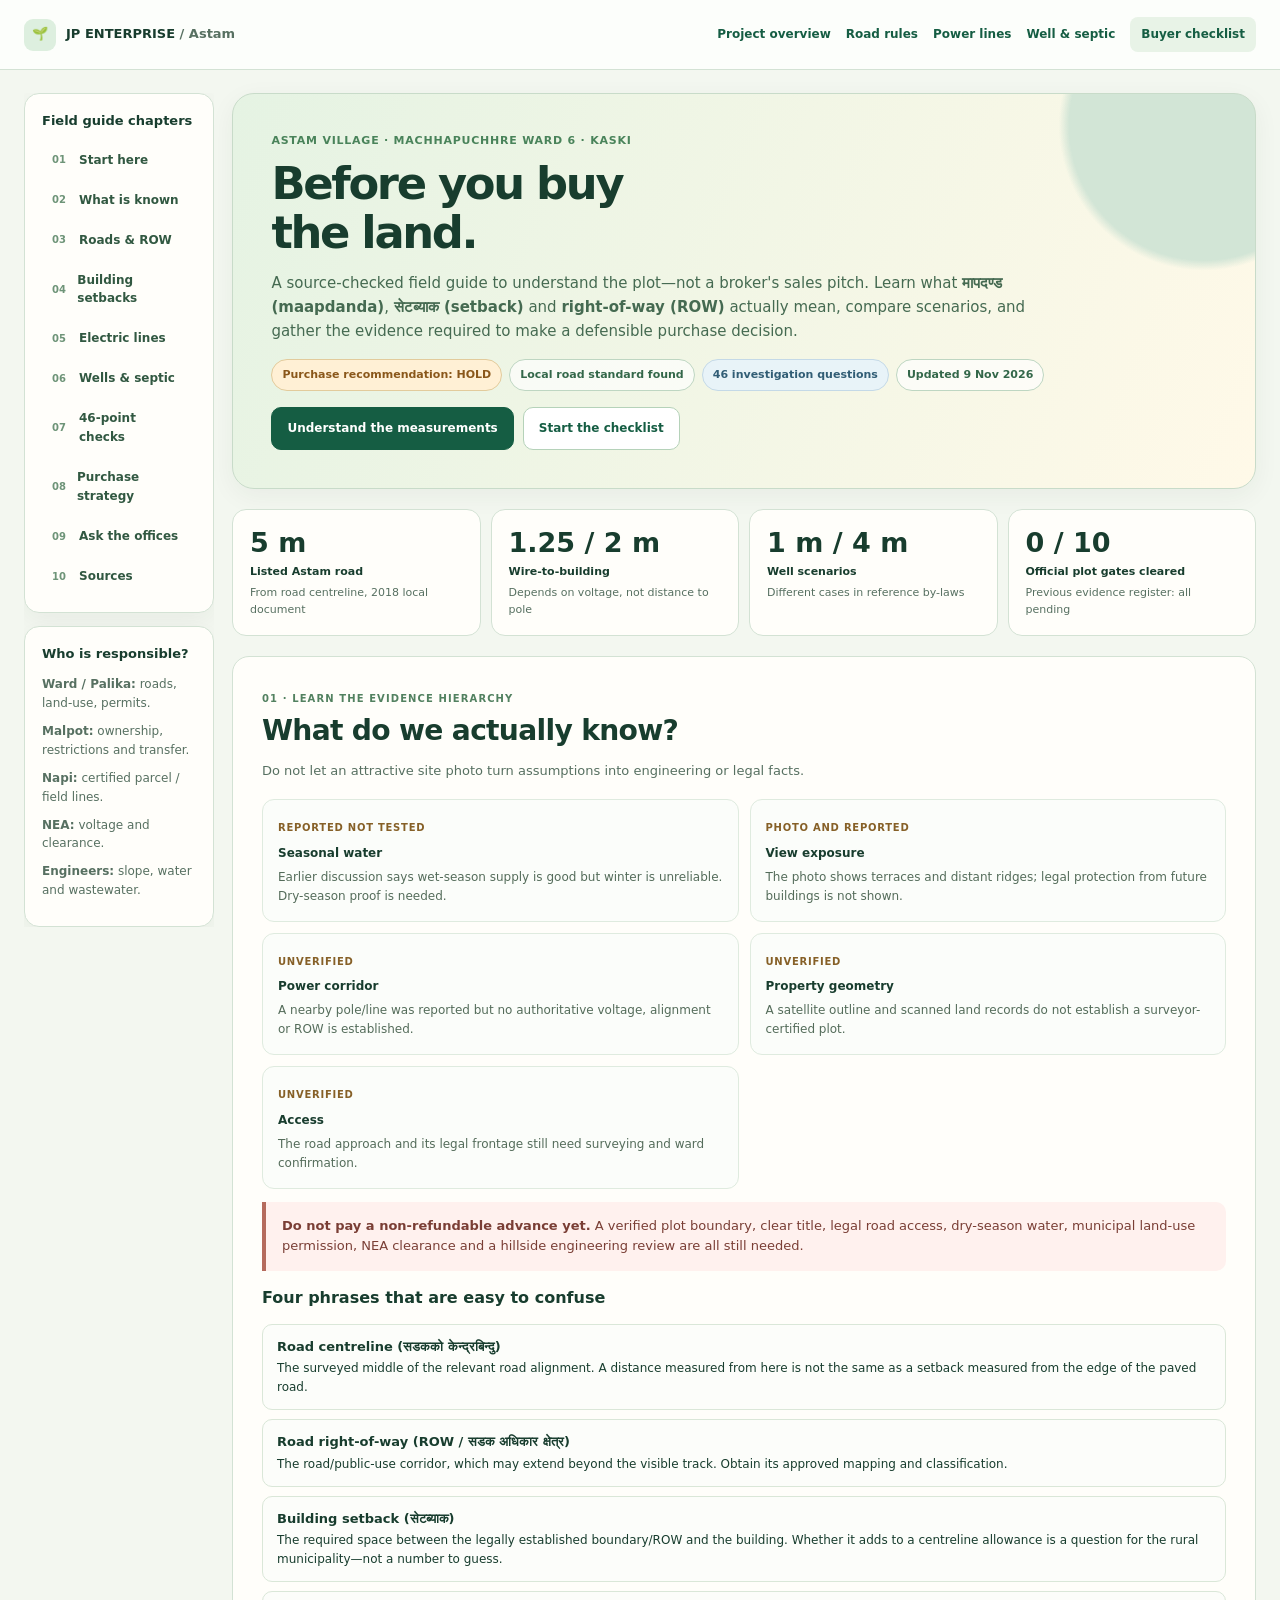
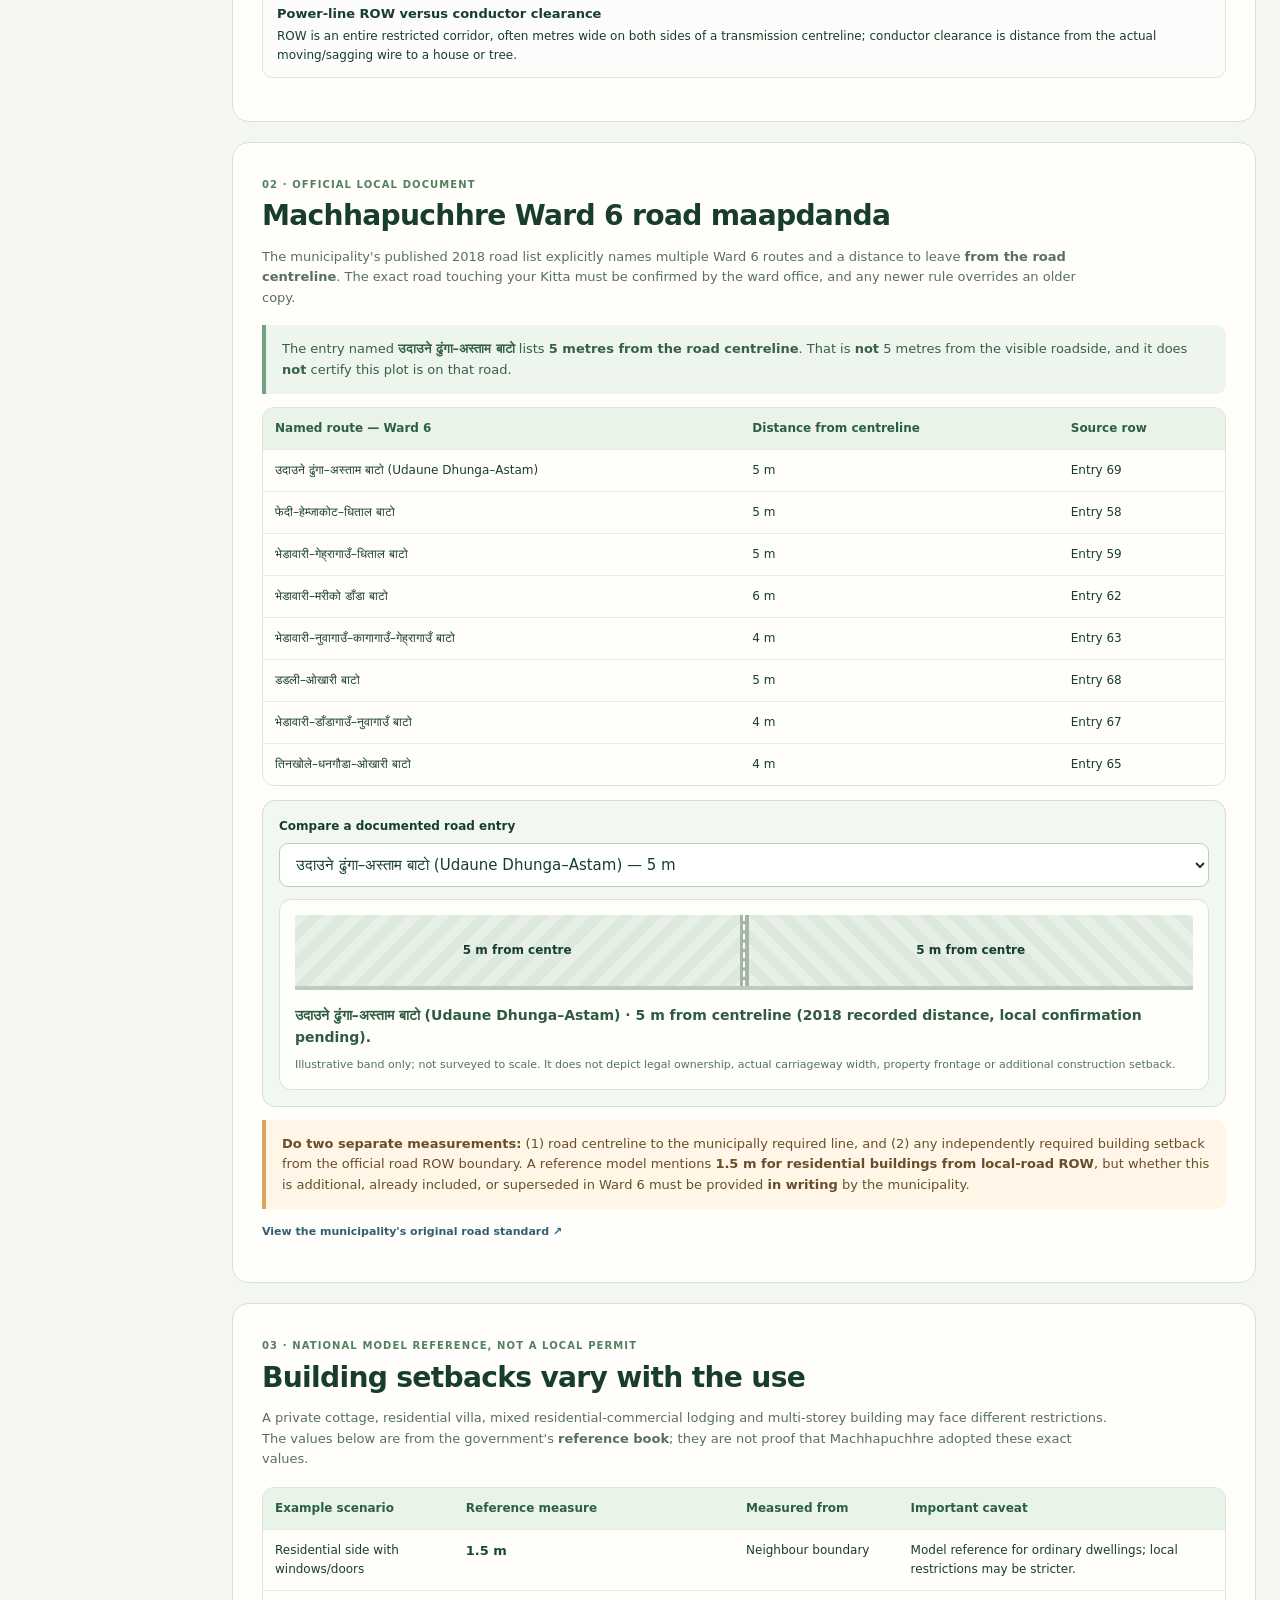
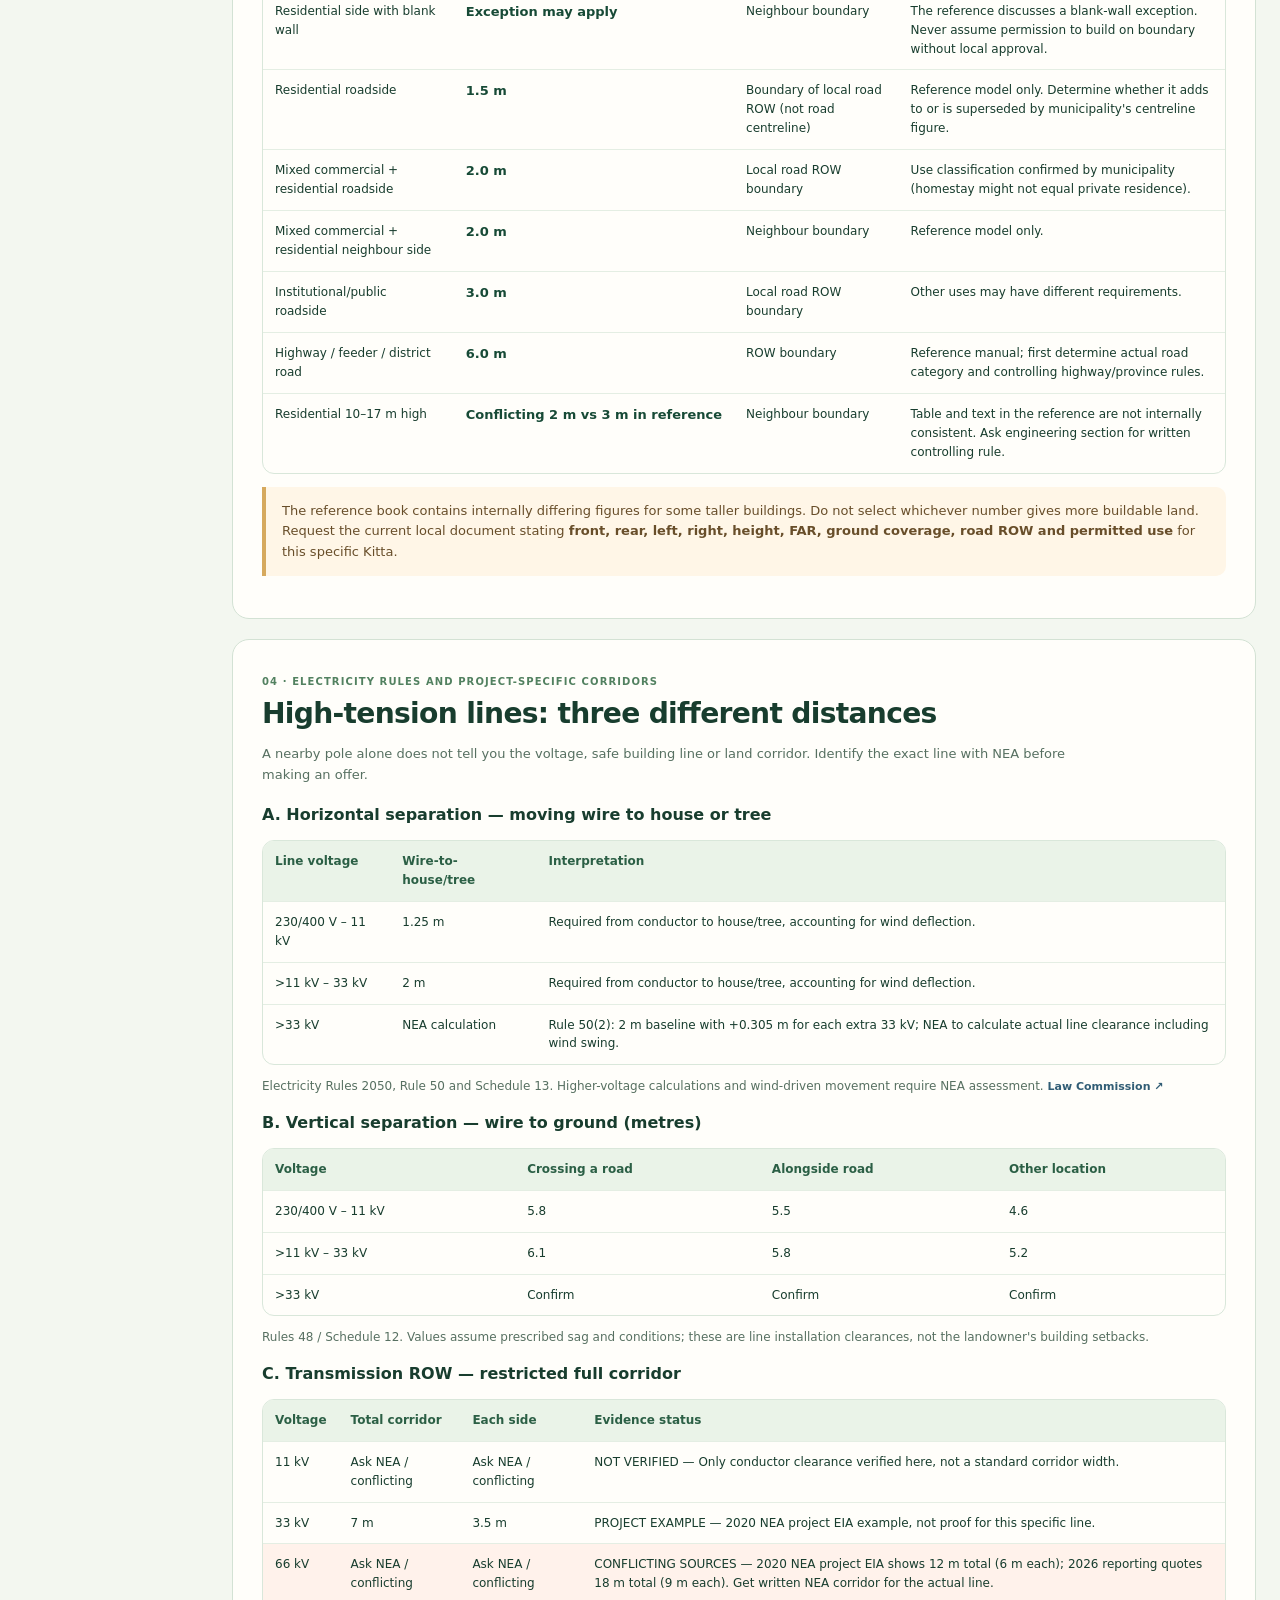
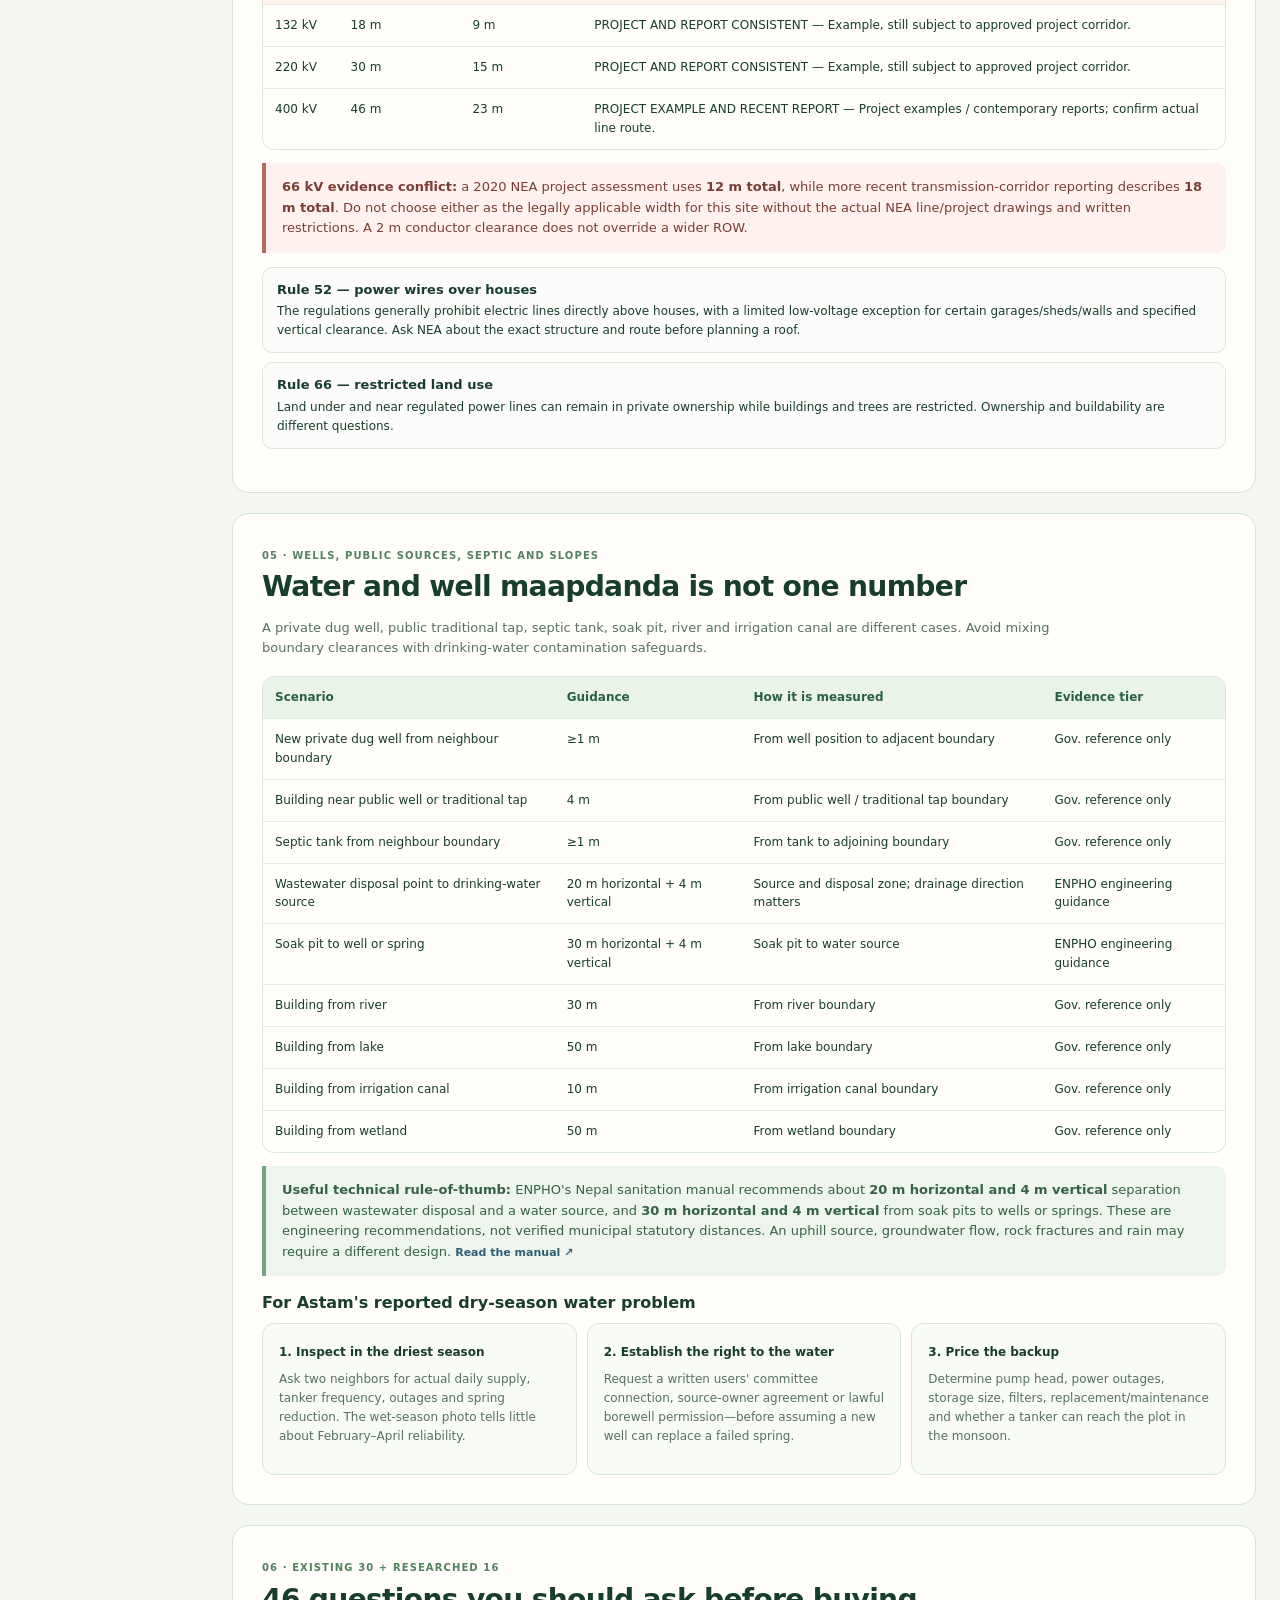
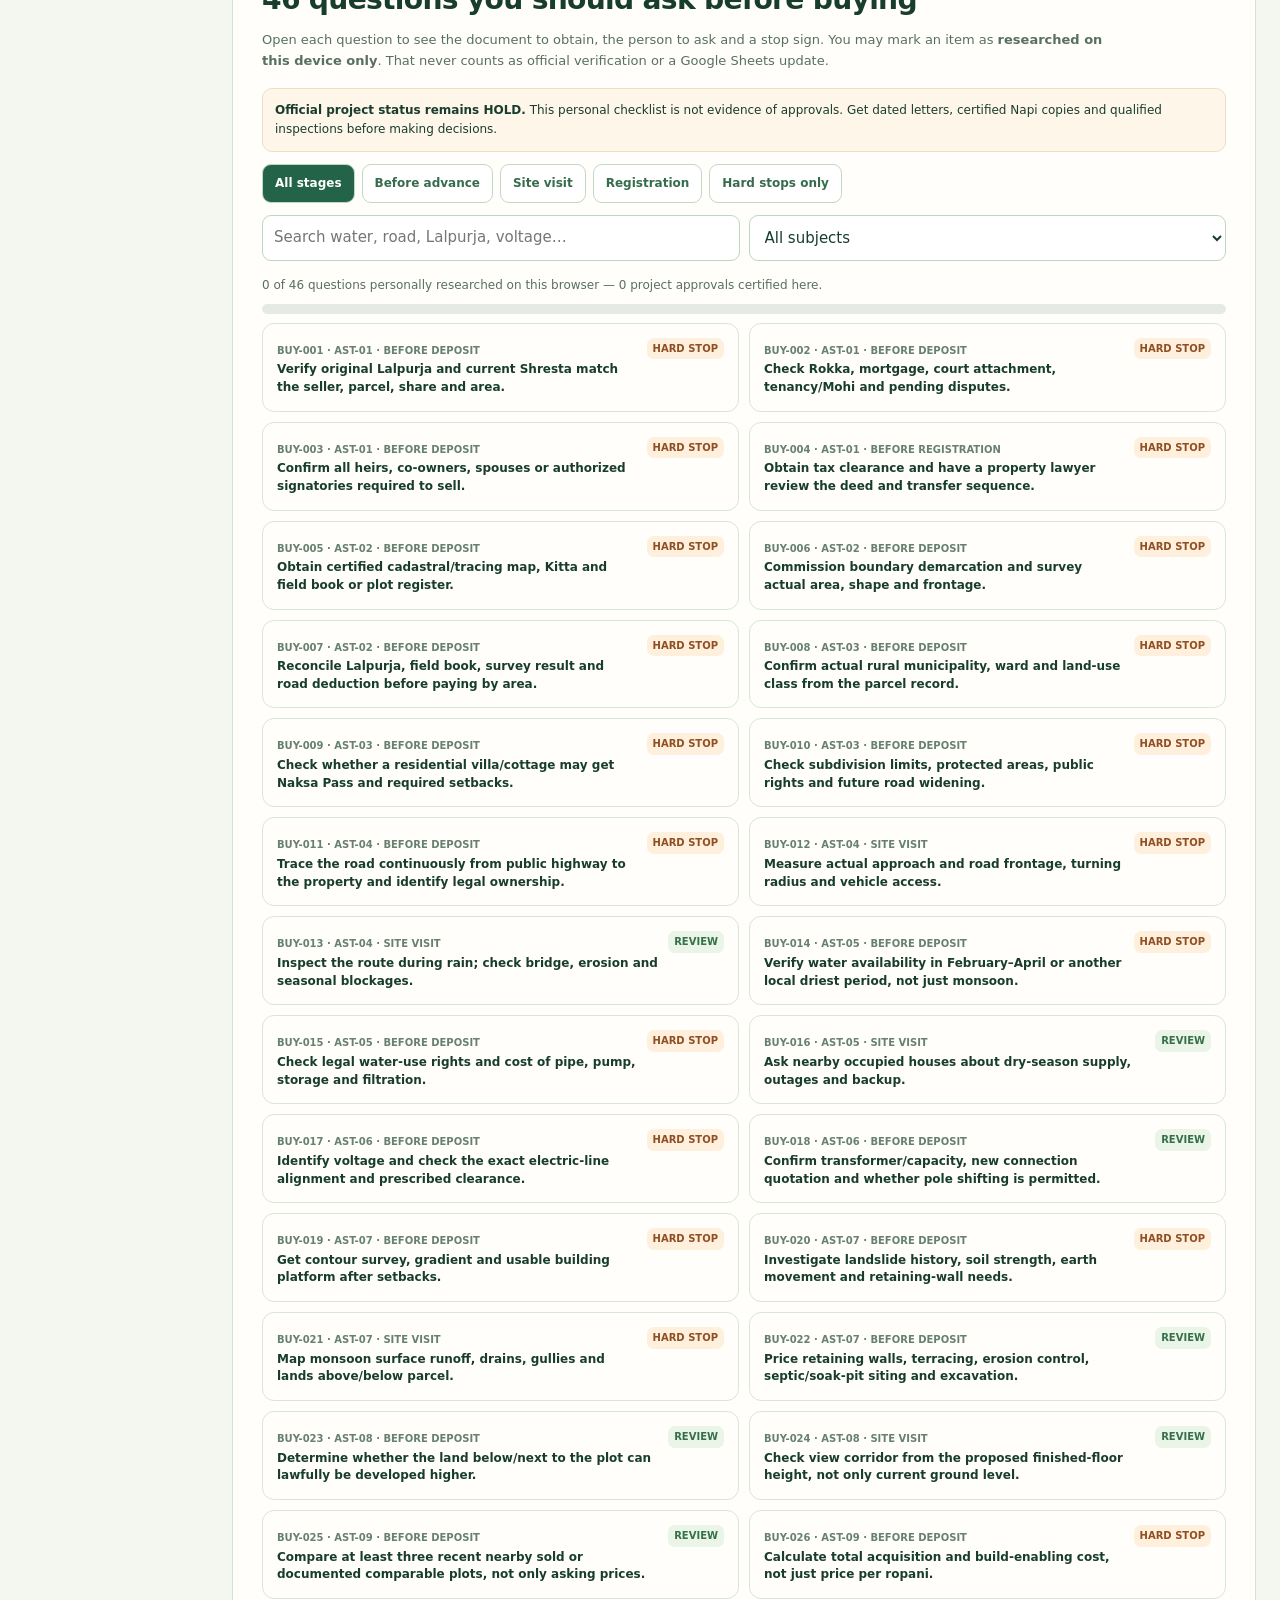
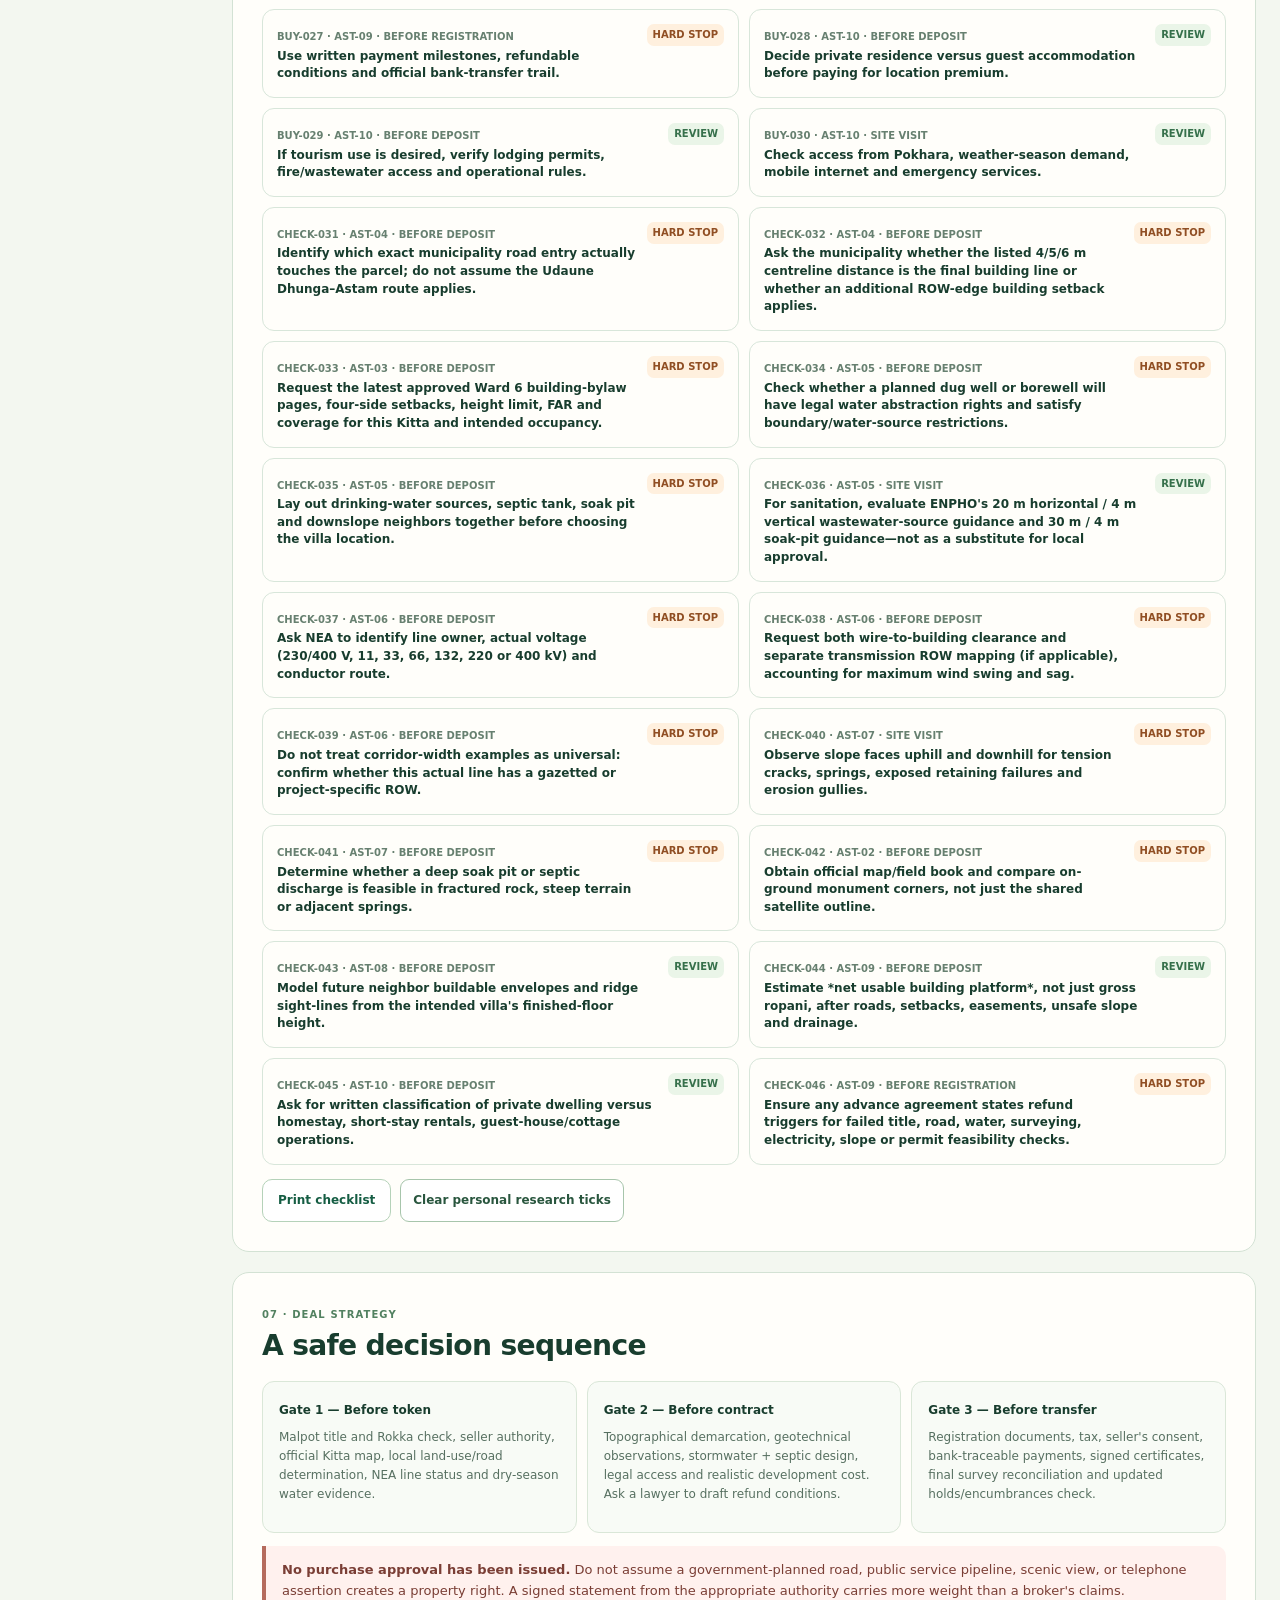
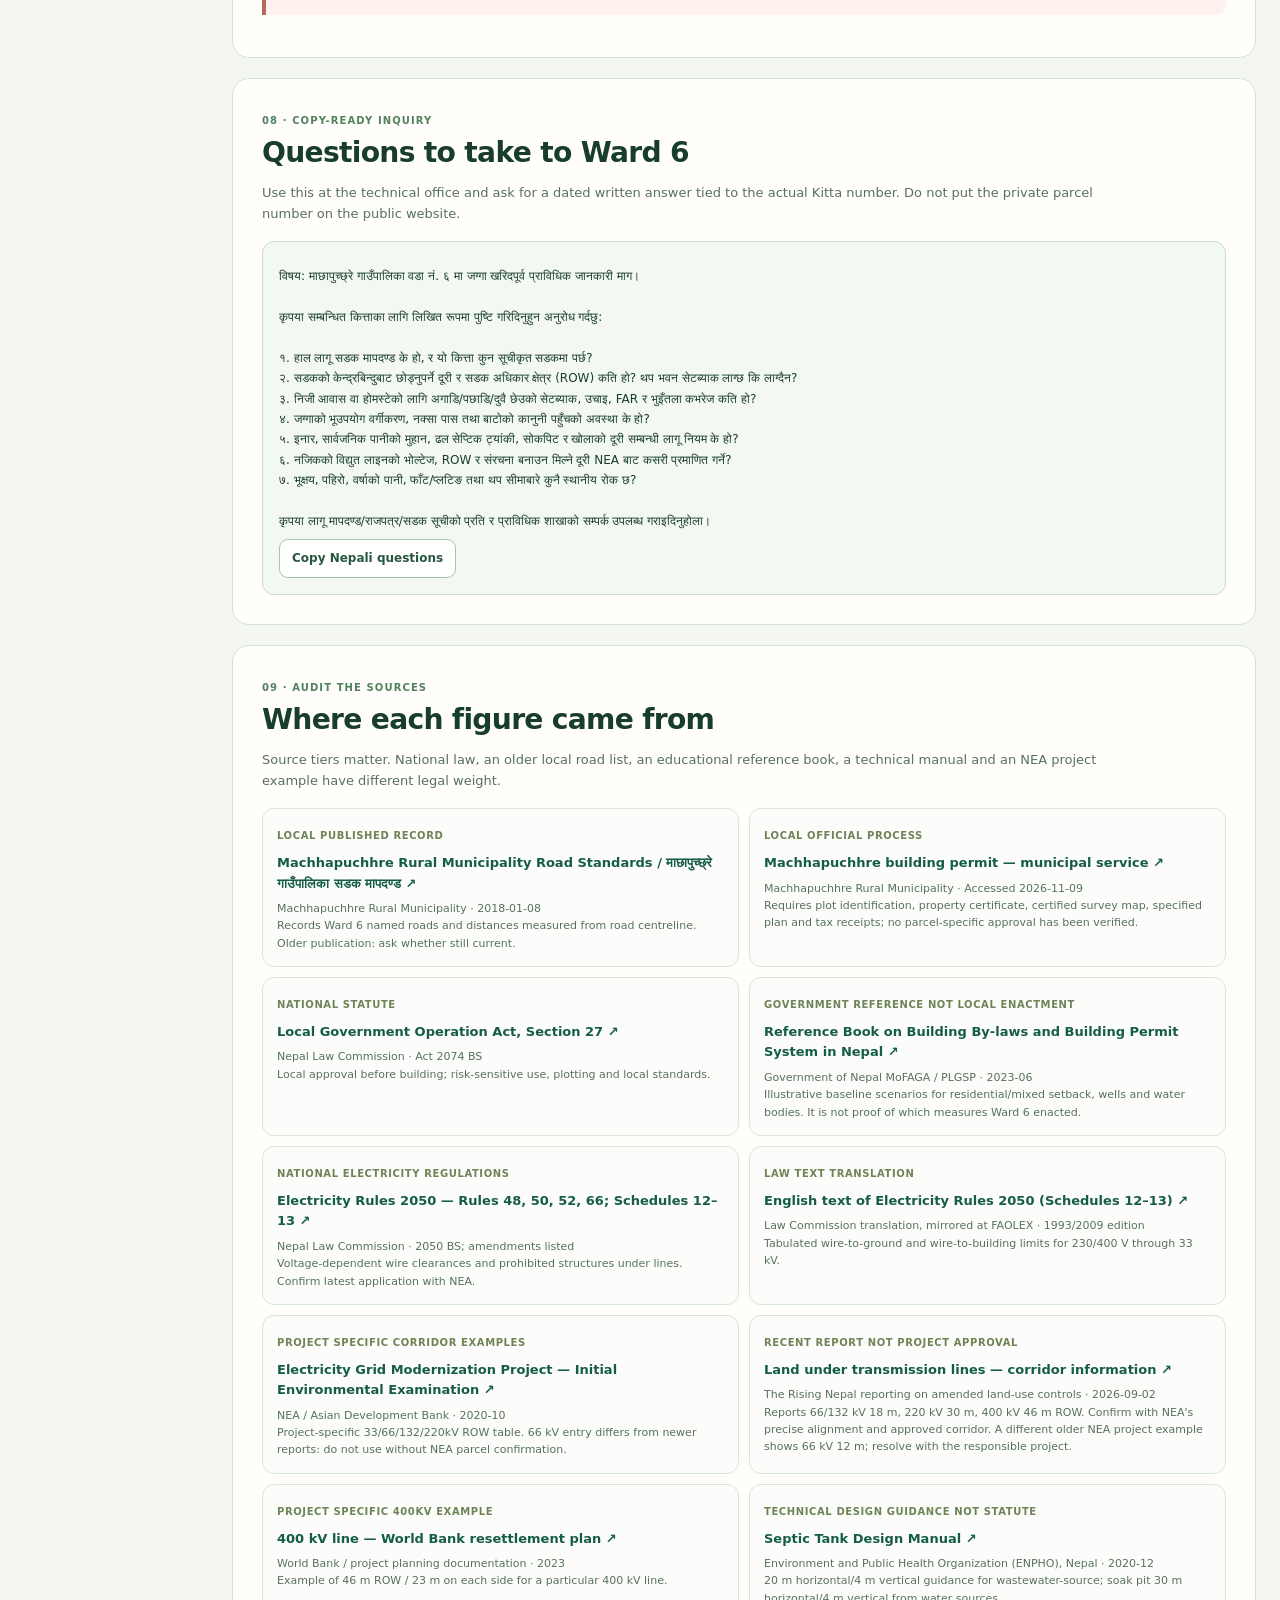
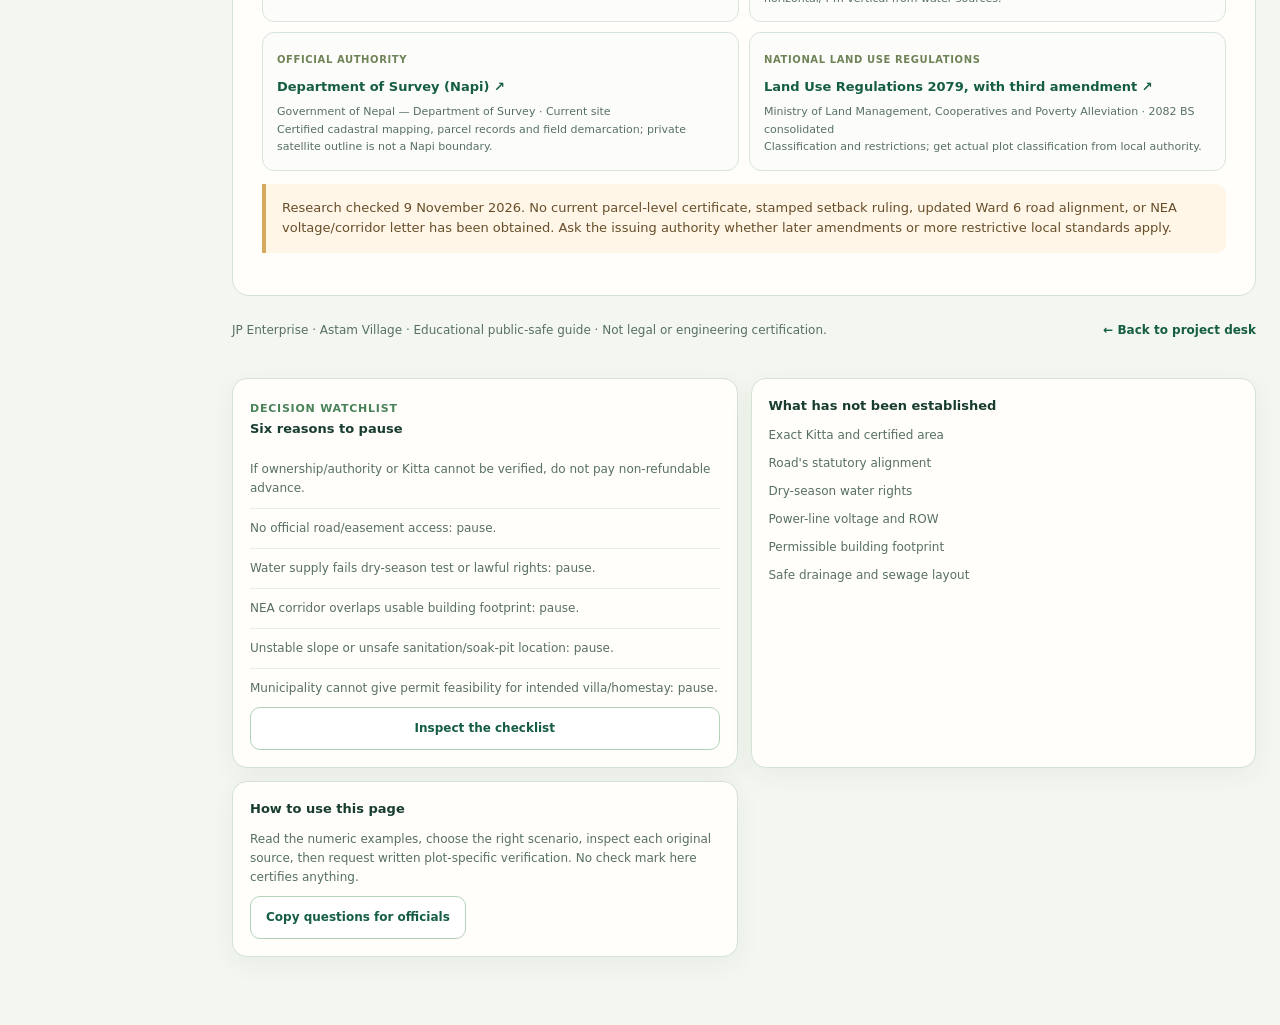
<file: site/feasibility/buyer-guide/index.html>
<!DOCTYPE html>
<html lang="en"><head>
<meta charset="utf-8"><meta name="viewport" content="width=device-width, initial-scale=1">
<meta name="theme-color" content="#edf5ec">
<meta name="description" content="Astam Ward 6 plot-buying field guide: cited road centreline standards, electrical line clearances, wells and septic separation, permits, and 46 due diligence questions.">
<title>Before You Buy • Astam Land Field Guide | JP Enterprise</title>
<style>
:root{color-scheme:light;--bg:#f3f7f0;--paper:#fffefa;--ink:#183d2e;--muted:#577061;--green:#155d43;--green2:#277653;--sage:#d9e9d8;--line:#d3e2d4;--amber:#95601b;--amberbg:#fff0d5;--red:#95443c;--redbg:#fff0ed;--blue:#315d75;--bluebg:#e8f3f8;--sans:Inter,ui-sans-serif,system-ui,-apple-system,"Segoe UI",sans-serif;--shadow:0 7px 26px rgba(28,62,43,.055)}
*{box-sizing:border-box}html{scroll-behavior:smooth}body{margin:0;color:var(--ink);font:15px/1.58 var(--sans);background:var(--bg)}a{color:var(--green)}button,input,select{font:inherit}button,a,summary{touch-action:manipulation}a:focus-visible,button:focus-visible,input:focus-visible,select:focus-visible,summary:focus-visible{outline:3px solid #c8953d;outline-offset:3px}
.topbar{background:#fcfefb;border-bottom:1px solid var(--line)}.topinner{max-width:1740px;margin:auto;min-height:69px;padding:12px 24px;display:flex;align-items:center;justify-content:space-between;gap:14px;flex-wrap:wrap}
.brand{font-size:13px;font-weight:850;text-decoration:none;display:flex;align-items:center;gap:10px;color:var(--ink)}.brandmark{width:32px;height:32px;display:grid;place-items:center;border-radius:9px;background:#ddefdf}.topnav{display:flex;align-items:center;gap:15px;flex-wrap:wrap}.topnav a{text-decoration:none;font-weight:760;font-size:12px}.topnav a:last-child{background:#e8f3e7;padding:8px 11px;border-radius:8px}
.layout{width:min(1740px,100%);margin:auto;padding:23px 24px 68px;display:grid;grid-template-columns:220px minmax(0,1fr) 264px;gap:23px;align-items:start}
.side{position:sticky;top:16px;display:grid;gap:13px;max-height:calc(100dvh - 32px);overflow-y:auto;scrollbar-width:thin}.panel,.rail{background:var(--paper);border:1px solid var(--line);border-radius:15px;box-shadow:var(--shadow)}.rail{padding:17px}.rail h2{font-size:13px;margin:0 0 10px;letter-spacing:0}.rail p{font-size:12px;color:var(--muted);margin:0 0 9px}.railnav{display:grid;gap:3px}.railnav a{font-size:12px;text-decoration:none;font-weight:730;display:flex;align-items:center;gap:9px;padding:9px 10px;border-radius:9px;color:#315841;min-height:37px}.railnav a:hover,.railnav a:focus-visible{background:#e9f3e9}.railnav .num{color:#6e9478;font-size:10px;width:18px}
.stamp{font-size:11px;font-weight:850;letter-spacing:.07em;text-transform:uppercase;color:#49835a}.main{min-width:0;display:grid;gap:20px}.hero{padding:clamp(24px,3vw,42px);border-radius:22px;background:radial-gradient(circle at 95% 8%,#d2e5d6 0 13%,transparent 14%),linear-gradient(112deg,#e5f3e3,#fff9e8);border:1px solid #c8dbc9;box-shadow:var(--shadow)}.hero h1{font-size:clamp(32px,3.5vw,55px);line-height:1.09;letter-spacing:-.052em;margin:10px 0 13px;font-weight:860}.hero p{max-width:780px;color:#456a51;font-size:15px}.chipline{display:flex;gap:7px;flex-wrap:wrap;margin:16px 0}.chip{padding:6px 10px;border-radius:99px;border:1px solid #bed6c2;background:#ffffffac;color:#336749;font-size:11px;font-weight:800}.chip.hold{background:var(--amberbg);color:#8a571a;border-color:#e2cb9c}.chip.info{background:var(--bluebg);border-color:#c4d9e7;color:var(--blue)}.heroactions{display:flex;gap:9px;flex-wrap:wrap;margin-top:14px}.button{border:1px solid var(--green);background:var(--green);color:#fff;text-decoration:none;display:inline-flex;align-items:center;justify-content:center;min-height:43px;padding:10px 15px;border-radius:10px;font-size:12px;font-weight:820;cursor:pointer}.button.secondary{background:#fff;color:var(--green);border-color:#b5d2b9}
.kpirow{display:grid;grid-template-columns:repeat(4,minmax(0,1fr));gap:10px}.kpi{padding:17px;background:#fffefa;border:1px solid var(--line);border-radius:14px}.kpi strong{font-size:27px;line-height:1.15;display:block}.kpi span{display:block;font-size:11px;font-weight:800;margin-top:5px}.kpi small{display:block;font-size:11px;color:var(--muted);margin-top:3px}
.section{background:var(--paper);border:1px solid var(--line);border-radius:17px;padding:clamp(19px,2.3vw,29px);min-width:0;scroll-margin-top:16px}.sectionhead{margin:0 0 17px}.eyebrow{font-size:10px;letter-spacing:.11em;text-transform:uppercase;color:#528160;font-weight:860}.section h2{font-size:clamp(21px,2.2vw,29px);letter-spacing:-.025em;line-height:1.22;margin:4px 0 7px}.section h3{font-size:16px;margin:14px 0 7px}.small{font-size:12px;color:var(--muted)}.lead{font-size:13px;color:var(--muted);max-width:850px}.muted{color:var(--muted)}.subhead{font-size:16px;margin:19px 0 8px}.callout{border-left:4px solid #d6a95d;background:#fff6e7;padding:14px 16px;border-radius:0 10px 10px 0;font-size:13px;margin:13px 0;color:#684e2a}.callout.critical{border-left-color:#b56b5d;background:#fff1ee;color:#7a3e35}.callout.safe{border-left-color:#73a382;background:#edf5ec;color:#366148}.factgrid{display:grid;grid-template-columns:repeat(2,minmax(0,1fr));gap:11px}.fact{padding:15px;border:1px solid #dfebdf;border-radius:12px;background:#fbfdfa}.fact strong{font-size:12px;display:block;margin:5px 0}.fact p{font-size:12px;color:#546c5a;margin:0}.label{font-size:10px;font-weight:900;letter-spacing:.075em;text-transform:uppercase;color:#866027}.label.pending{color:#935d21}.label.exact{color:#296f49}.label.guide{color:#3f6882}.label.conflict{color:#b04d40}
.data-table{width:100%;border-collapse:collapse;font-size:12px;min-width:660px}.data-table th{text-align:left;background:#eaf3e8;font-weight:850;color:#2b5f45}.data-table th,.data-table td{padding:11px 12px;border-bottom:1px solid #e4eee3;vertical-align:top}.data-table tr:last-child td{border-bottom:0}.table-wrap{overflow-x:auto;border:1px solid #d9e7da;border-radius:12px;margin:12px 0;scrollbar-width:thin}.mark{font-weight:850;color:#2b6849}.measure{white-space:nowrap;font-size:13px;font-weight:850;color:#174a36}.source-inline{font-size:11px;font-weight:750;text-decoration:none;white-space:nowrap;color:var(--blue)}.source-inline:hover{text-decoration:underline}
.road-tool{margin-top:14px;border:1px solid #cfe1d0;border-radius:13px;background:#f2f8f1;padding:16px}.road-tool label{font-size:12px;font-weight:800;display:block;margin-bottom:7px}.road-tool select{width:100%;padding:11px 12px;border:1px solid #b5d1be;border-radius:9px;background:#fff;color:var(--ink)}.roadviz{background:#fefefa;border:1px solid #d5e4d7;border-radius:12px;padding:15px;margin-top:12px;display:grid;gap:8px}.roadbar{display:grid;grid-template-columns:1fr 9px 1fr;gap:0;align-items:stretch;min-height:75px;border-bottom:4px solid #bdcdbd}.roadbar>div:first-child{display:grid;place-items:center;background:repeating-linear-gradient(135deg,#e7efe7,#e7efe7 10px,#dce9dd 10px,#dce9dd 20px)}.roadbar>div:last-child{display:grid;place-items:center;background:repeating-linear-gradient(45deg,#e7efe7,#e7efe7 10px,#dce9dd 10px,#dce9dd 20px)}.roadbar span{font-size:12px;font-weight:850;text-align:center;padding:8px}.centerline{background:#a5b6a6;position:relative}.centerline:after{content:"";position:absolute;inset:0;left:3px;border-left:2px dashed #fff}
.formula{font-weight:830;color:#315b41;margin:6px 0 0;font-size:14px}.diagram-note{font-size:11px;color:var(--muted);margin:0}
.explain{display:grid;gap:9px;margin:14px 0}.explain>div{border:1px solid #dae7d8;border-radius:10px;padding:12px 14px;background:#fcfdfa;font-size:12px}.explain strong{display:block;font-size:13px;margin-bottom:2px}
.graphline{display:grid;grid-template-columns:135px 1fr 90px;gap:12px;align-items:center;margin:13px 0;font-size:12px}.track{height:12px;border-radius:20px;background:#e6f0e6;overflow:hidden}.track b{display:block;height:100%;background:#327c58;border-radius:20px}.graphline strong{text-align:right;font-size:13px}
.risk{font-size:12px;padding:10px 0;border-bottom:1px solid #e7eee5}.risk:last-child{border:0}.risk b{display:block;font-size:12px;color:#805326}.risk span{color:var(--muted)}
.road-legend{margin-top:9px;padding:11px 12px;border:1px solid #dae5d9;border-radius:10px;font-size:12px;color:#4d6957}
.checktools{display:grid;grid-template-columns:1fr 1fr;gap:9px;margin:10px 0 15px}.checktools input,.checktools select{width:100%;min-height:43px;border:1px solid #bed5c3;background:#fff;border-radius:9px;padding:10px 11px;color:var(--ink)}.controls{display:flex;gap:7px;flex-wrap:wrap;margin:12px 0}.filter{cursor:pointer;border:1px solid #c1d8c5;border-radius:9px;background:#fff;color:#366c4b;font-size:12px;font-weight:770;padding:8px 12px;min-height:39px}.filter[aria-pressed=true]{background:#236349;color:#fff}
.progressouter{border-radius:100px;background:#e5ebe4;height:10px;overflow:hidden;margin:9px 0}.progressinner{background:#3a895b;height:100%;width:0%;transition:width .2s}.reviewgrid{display:grid;grid-template-columns:repeat(2,minmax(0,1fr));gap:10px}.review{background:#fffefa;border:1px solid #d8e6da;border-radius:12px;min-width:0}.review[open]{border-color:#8eb99d;box-shadow:0 6px 20px #2e61421a}.review summary{list-style:none;cursor:pointer;padding:14px;display:flex;gap:10px;justify-content:space-between;align-items:start}.review summary::-webkit-details-marker{display:none}.review summary b{display:block;font-size:12px;line-height:1.47}.review summary small{font-size:10px;color:#678070;font-weight:760}.pr{white-space:nowrap;color:#904e23;background:#fff0de;border-radius:7px;font-size:10px;font-weight:850;padding:3px 6px}.pr.review-only{color:#36704b;background:#eaf5e8}.review-detail{border-top:1px solid #e4ebe3;padding:12px 14px;font-size:12px}.review-detail p{margin:0 0 9px}.review-detail strong{color:#28553a}.done-row{display:flex;align-items:center;gap:8px;padding:10px;background:#f0f7ef;border-radius:9px;margin-top:10px;font-size:11px;font-weight:760}.done-row input{width:18px;height:18px;accent-color:#2b7650}.review.checked summary{background:#f5faf4;border-radius:11px}.statushelp{background:#fff6ea;border:1px solid #efddc2;border-radius:10px;padding:12px;font-size:12px}
.stepgrid{display:grid;grid-template-columns:repeat(3,minmax(0,1fr));gap:10px}.step{background:#f8fbf6;border:1px solid #dae7d8;border-radius:12px;padding:16px}.step b{font-size:12px}.step p{margin-top:7px;font-size:12px;color:var(--muted)}
.sources{display:grid;grid-template-columns:repeat(2,minmax(0,1fr));gap:10px}.sourcecard{border:1px solid #d8e5d9;padding:14px;border-radius:12px;background:#fcfdfa}.sourcecard .kind{font-size:10px;letter-spacing:.06em;font-weight:860;text-transform:uppercase;color:#6e8356}.sourcecard a{font-weight:820;text-decoration:none;font-size:13px;display:block;margin:6px 0}.sourcecard p{font-size:11px;color:var(--muted);margin:0}
.copybox{border:1px solid #ccdcca;border-radius:12px;background:#f4f8f2;padding:16px}.copybox pre{font-family:inherit;font-size:12px;white-space:pre-wrap;line-height:1.7;margin:8px 0}.minor-button{border:1px solid #a7c5ab;background:#fff;padding:9px 12px;min-height:39px;border-radius:9px;cursor:pointer;color:#29563e;font-weight:770;font-size:12px}
.sitefoot{display:flex;justify-content:space-between;gap:15px;flex-wrap:wrap;font-size:12px;color:var(--muted);padding:5px 0 20px}.sitefoot a{font-weight:850;text-decoration:none}
@media(max-width:1350px){.layout{grid-template-columns:190px minmax(0,1fr);gap:18px}.side.right{position:static;grid-column:2;grid-row:2;display:grid;grid-template-columns:repeat(2,minmax(0,1fr));max-height:none;overflow:visible}.side.left{grid-column:1;grid-row:1}.main{grid-column:2;grid-row:1}}
@media(max-width:950px){.layout{grid-template-columns:1fr;padding:13px;gap:13px}.side.left{position:static;grid-column:1;max-height:none;overflow:visible;grid-row:auto}.side.left .rail{padding:10px 12px}.railnav{display:flex;gap:5px;overflow:auto}.railnav a{white-space:nowrap;flex:none}.main{grid-column:1;grid-row:auto}.side.right{grid-column:1;grid-row:auto}.topinner{padding:11px 13px}.kpirow{grid-template-columns:repeat(2,minmax(0,1fr))}}
@media(max-width:680px){.layout{padding:10px}.topnav{gap:8px}.topnav a{font-size:11px}.section{padding:17px}.factgrid,.reviewgrid,.sources,.stepgrid,.checktools,.side.right{grid-template-columns:1fr}.hero{padding:25px 19px}.graphline{grid-template-columns:98px 1fr 68px;gap:7px}.graphline strong{font-size:11px}.kpi{padding:13px}.kpi strong{font-size:23px}}
@media print{body{background:#fff}.topnav,.side,.controls,.checktools,.button,.minor-button,.done-row{display:none!important}.layout{display:block;padding:0;width:100%}.section,.hero{box-shadow:none;break-inside:avoid;border-color:#ccc;margin:8px 0}.reviewgrid,.factgrid,.sources{display:block}.review{break-inside:avoid;margin:5px 0}.review-detail{display:block!important}.review:not([open]) .review-detail{display:block!important}.sitefoot{margin:12px 0}a{color:#000;text-decoration:underline}}
@media(prefers-reduced-motion:reduce){html{scroll-behavior:auto}.progressinner{transition:none}}
</style></head>
<body><header class="topbar"><div class="topinner"><a class="brand" href="../"><span class="brandmark">🌱</span><span>JP ENTERPRISE <span class="muted">/ Astam</span></span></a>
<nav class="topnav" aria-label="Page links"><a href="../">Project overview</a><a href="#road">Road rules</a><a href="#power">Power lines</a><a href="#water">Well &amp; septic</a><a href="#checklist">Buyer checklist</a></nav></div></header>
<div class="layout">
<aside class="side left" aria-label="Chapters"><div class="rail"><h2>Field guide chapters</h2><nav class="railnav">
<a href="#start"><span class="num">01</span> Start here</a><a href="#evidence"><span class="num">02</span> What is known</a>
<a href="#road"><span class="num">03</span> Roads &amp; ROW</a><a href="#building"><span class="num">04</span> Building setbacks</a>
<a href="#power"><span class="num">05</span> Electric lines</a><a href="#water"><span class="num">06</span> Wells &amp; septic</a>
<a href="#checklist"><span class="num">07</span> 46-point checks</a><a href="#strategy"><span class="num">08</span> Purchase strategy</a>
<a href="#questions"><span class="num">09</span> Ask the offices</a><a href="#sources"><span class="num">10</span> Sources</a>
</nav></div><div class="rail"><h2>Who is responsible?</h2><p><b>Ward / Palika:</b> roads, land-use, permits.</p><p><b>Malpot:</b> ownership, restrictions and transfer.</p><p><b>Napi:</b> certified parcel / field lines.</p><p><b>NEA:</b> voltage and clearance.</p><p><b>Engineers:</b> slope, water and wastewater.</p></div></aside>
<main class="main" id="start">
<div class="hero"><div class="stamp">ASTAM VILLAGE · MACHHAPUCHHRE WARD 6 · KASKI</div><h1>Before you buy<br>the land.</h1>
<p>A source-checked field guide to understand the plot—not a broker's sales pitch. Learn what <b>मापदण्ड (maapdanda)</b>, <b>सेटब्याक (setback)</b> and <b>right-of-way (ROW)</b> actually mean, compare scenarios, and gather the evidence required to make a defensible purchase decision.</p>
<div class="chipline"><span class="chip hold">Purchase recommendation: HOLD</span><span class="chip">Local road standard found</span><span class="chip info">46 investigation questions</span><span class="chip">Updated 9 Nov 2026</span></div>
<div class="heroactions"><a class="button" href="#road">Understand the measurements</a><a class="button secondary" href="#checklist">Start the checklist</a></div>
</div>
<div class="kpirow"><div class="kpi"><strong>5 m</strong><span>Listed Astam road</span><small>From road centreline, 2018 local document</small></div>
<div class="kpi"><strong>1.25 / 2 m</strong><span>Wire-to-building</span><small>Depends on voltage, not distance to pole</small></div>
<div class="kpi"><strong>1 m / 4 m</strong><span>Well scenarios</span><small>Different cases in reference by-laws</small></div>
<div class="kpi"><strong>0 / 10</strong><span>Official plot gates cleared</span><small>Previous evidence register: all pending</small></div></div>
<section class="section" id="evidence"><div class="sectionhead"><span class="eyebrow">01 · Learn the evidence hierarchy</span><h2>What do we actually know?</h2><p class="lead">Do not let an attractive site photo turn assumptions into engineering or legal facts.</p></div><div class="factgrid" id="evidence-cards"></div><div class="callout critical"><b>Do not pay a non-refundable advance yet.</b> A verified plot boundary, clear title, legal road access, dry-season water, municipal land-use permission, NEA clearance and a hillside engineering review are all still needed.</div>
<h3>Four phrases that are easy to confuse</h3><div class="explain"><div><strong>Road centreline (सडकको केन्द्रबिन्दु)</strong> The surveyed middle of the relevant road alignment. A distance measured from here is not the same as a setback measured from the edge of the paved road.</div><div><strong>Road right-of-way (ROW / सडक अधिकार क्षेत्र)</strong> The road/public-use corridor, which may extend beyond the visible track. Obtain its approved mapping and classification.</div><div><strong>Building setback (सेटब्याक)</strong> The required space between the legally established boundary/ROW and the building. Whether it adds to a centreline allowance is a question for the rural municipality—not a number to guess.</div><div><strong>Power-line ROW versus conductor clearance</strong> ROW is an entire restricted corridor, often metres wide on both sides of a transmission centreline; conductor clearance is distance from the actual moving/sagging wire to a house or tree.</div></div></section>
<section class="section" id="road"><div class="sectionhead"><span class="eyebrow">02 · Official local document</span><h2>Machhapuchhre Ward 6 road maapdanda</h2><p class="lead">The municipality's published 2018 road list explicitly names multiple Ward 6 routes and a distance to leave <b>from the road centreline</b>. The exact road touching your Kitta must be confirmed by the ward office, and any newer rule overrides an older copy.</p></div>
<div class="callout safe">The entry named <b>उदाउने ढुंगा–अस्ताम बाटो</b> lists <b>5 metres from the road centreline</b>. That is <b>not</b> 5 metres from the visible roadside, and it does <b>not</b> certify this plot is on that road.</div>
<div class="table-wrap"><table class="data-table"><thead><tr><th>Named route — Ward 6</th><th>Distance from centreline</th><th>Source row</th></tr></thead><tbody id="road-table"></tbody></table></div>
<div class="road-tool"><label for="road-choice">Compare a documented road entry</label><select id="road-choice"></select>
<div class="roadviz"><div class="roadbar"><div><span id="road-left">5 m to documented line</span></div><div class="centerline" aria-hidden="true"></div><div><span id="road-right">5 m to documented line</span></div></div>
<p class="formula" id="road-measure">From road centreline: 5 m (published 2018).</p><p class="diagram-note">Illustrative band only; not surveyed to scale. It does not depict legal ownership, actual carriageway width, property frontage or additional construction setback.</p></div></div>
<div class="callout"><b>Do two separate measurements:</b> (1) road centreline to the municipally required line, and (2) any independently required building setback from the official road ROW boundary. A reference model mentions <b>1.5 m for residential buildings from local-road ROW</b>, but whether this is additional, already included, or superseded in Ward 6 must be provided <b>in writing</b> by the municipality.</div>
<p class="small"><a class="source-inline" data-source-link="S_ROAD" target="_blank" rel="noopener">View the municipality's original road standard ↗</a></p></section>
<section class="section" id="building"><div class="sectionhead"><span class="eyebrow">03 · National model reference, not a local permit</span><h2>Building setbacks vary with the use</h2><p class="lead">A private cottage, residential villa, mixed residential-commercial lodging and multi-storey building may face different restrictions. The values below are from the government's <b>reference book</b>; they are not proof that Machhapuchhre adopted these exact values.</p></div>
<div class="table-wrap"><table class="data-table"><thead><tr><th>Example scenario</th><th>Reference measure</th><th>Measured from</th><th>Important caveat</th></tr></thead><tbody id="building-table"></tbody></table></div>
<div class="callout">The reference book contains internally differing figures for some taller buildings. Do not select whichever number gives more buildable land. Request the current local document stating <b>front, rear, left, right, height, FAR, ground coverage, road ROW and permitted use</b> for this specific Kitta.</div></section>
<section class="section" id="power"><div class="sectionhead"><span class="eyebrow">04 · Electricity Rules and project-specific corridors</span><h2>High-tension lines: three different distances</h2><p class="lead">A nearby pole alone does not tell you the voltage, safe building line or land corridor. Identify the exact line with NEA before making an offer.</p></div>
<h3>A. Horizontal separation — moving wire to house or tree</h3><div class="table-wrap"><table class="data-table"><thead><tr><th>Line voltage</th><th>Wire-to-house/tree</th><th>Interpretation</th></tr></thead><tbody id="wire-table"></tbody></table></div>
<p class="small">Electricity Rules 2050, Rule 50 and Schedule 13. Higher-voltage calculations and wind-driven movement require NEA assessment. <a class="source-inline" data-source-link="S_ELECTRIC_LAW" target="_blank" rel="noopener">Law Commission ↗</a></p>
<h3>B. Vertical separation — wire to ground (metres)</h3><div class="table-wrap"><table class="data-table"><thead><tr><th>Voltage</th><th>Crossing a road</th><th>Alongside road</th><th>Other location</th></tr></thead><tbody id="ground-table"></tbody></table></div>
<p class="small">Rules 48 / Schedule 12. Values assume prescribed sag and conditions; these are line installation clearances, not the landowner's building setbacks.</p>
<h3>C. Transmission ROW — restricted full corridor</h3><div class="table-wrap"><table class="data-table"><thead><tr><th>Voltage</th><th>Total corridor</th><th>Each side</th><th>Evidence status</th></tr></thead><tbody id="corridor-table"></tbody></table></div>
<div class="callout critical"><b>66 kV evidence conflict:</b> a 2020 NEA project assessment uses <b>12 m total</b>, while more recent transmission-corridor reporting describes <b>18 m total</b>. Do not choose either as the legally applicable width for this site without the actual NEA line/project drawings and written restrictions. A 2 m conductor clearance does not override a wider ROW.</div>
<div class="explain"><div><strong>Rule 52 — power wires over houses</strong> The regulations generally prohibit electric lines directly above houses, with a limited low-voltage exception for certain garages/sheds/walls and specified vertical clearance. Ask NEA about the exact structure and route before planning a roof.</div><div><strong>Rule 66 — restricted land use</strong> Land under and near regulated power lines can remain in private ownership while buildings and trees are restricted. Ownership and buildability are different questions.</div></div></section>
<section class="section" id="water"><div class="sectionhead"><span class="eyebrow">05 · Wells, public sources, septic and slopes</span><h2>Water and well maapdanda is not one number</h2><p class="lead">A private dug well, public traditional tap, septic tank, soak pit, river and irrigation canal are different cases. Avoid mixing boundary clearances with drinking-water contamination safeguards.</p></div>
<div class="table-wrap"><table class="data-table"><thead><tr><th>Scenario</th><th>Guidance</th><th>How it is measured</th><th>Evidence tier</th></tr></thead><tbody id="water-table"></tbody></table></div>
<div class="callout safe"><b>Useful technical rule-of-thumb:</b> ENPHO's Nepal sanitation manual recommends about <b>20 m horizontal and 4 m vertical</b> separation between wastewater disposal and a water source, and <b>30 m horizontal and 4 m vertical</b> from soak pits to wells or springs. These are engineering recommendations, not verified municipal statutory distances. An uphill source, groundwater flow, rock fractures and rain may require a different design. <a class="source-inline" data-source-link="S_ENPHO" target="_blank" rel="noopener">Read the manual ↗</a></div>
<h3>For Astam's reported dry-season water problem</h3><div class="stepgrid"><div class="step"><b>1. Inspect in the driest season</b><p>Ask two neighbors for actual daily supply, tanker frequency, outages and spring reduction. The wet-season photo tells little about February–April reliability.</p></div><div class="step"><b>2. Establish the right to the water</b><p>Request a written users' committee connection, source-owner agreement or lawful borewell permission—before assuming a new well can replace a failed spring.</p></div><div class="step"><b>3. Price the backup</b><p>Determine pump head, power outages, storage size, filters, replacement/maintenance and whether a tanker can reach the plot in the monsoon.</p></div></div></section>
<section class="section" id="checklist"><div class="sectionhead"><span class="eyebrow">06 · Existing 30 + researched 16</span><h2>46 questions you should ask before buying</h2><p class="lead">Open each question to see the document to obtain, the person to ask and a stop sign. You may mark an item as <b>researched on this device only</b>. That never counts as official verification or a Google Sheets update.</p></div>
<div class="statushelp"><strong>Official project status remains HOLD.</strong> This personal checklist is not evidence of approvals. Get dated letters, certified Napi copies and qualified inspections before making decisions.</div>
<div class="controls" id="stage-controls"><button type="button" class="filter" data-stage="ALL" aria-pressed="true">All stages</button><button type="button" class="filter" data-stage="BEFORE_DEPOSIT" aria-pressed="false">Before advance</button><button type="button" class="filter" data-stage="SITE_VISIT" aria-pressed="false">Site visit</button><button type="button" class="filter" data-stage="BEFORE_REGISTRATION" aria-pressed="false">Registration</button><button type="button" class="filter" data-stage="STOP" aria-pressed="false">Hard stops only</button></div>
<div class="checktools"><input id="search" type="search" aria-label="Search the checklist" placeholder="Search water, road, Lalpurja, voltage…"><select id="domain" aria-label="Select due diligence subject"><option value="ALL">All subjects</option><option value="AST-01">Title / seller</option><option value="AST-02">Kitta / survey</option><option value="AST-03">Building / land use</option><option value="AST-04">Road / access</option><option value="AST-05">Water / sanitation</option><option value="AST-06">Electricity</option><option value="AST-07">Slope / drainage</option><option value="AST-08">Views / neighbors</option><option value="AST-09">Valuation / contract</option><option value="AST-10">Villa / tourism</option></select></div>
<div id="progresslabel" class="small" aria-live="polite">Personal research progress: not started</div><div class="progressouter" aria-hidden="true"><div class="progressinner" id="progressbar"></div></div>
<div class="reviewgrid" id="reviewlist"><p class="small">Loading the locally reviewed guide…</p></div><div class="heroactions"><button type="button" id="print-guide" class="button secondary">Print checklist</button><button type="button" id="reset-personal" class="minor-button">Clear personal research ticks</button></div></section>
<section class="section" id="strategy"><div class="sectionhead"><span class="eyebrow">07 · Deal strategy</span><h2>A safe decision sequence</h2></div><div class="stepgrid"><div class="step"><b>Gate 1 — Before token</b><p>Malpot title and Rokka check, seller authority, official Kitta map, local land-use/road determination, NEA line status and dry-season water evidence.</p></div><div class="step"><b>Gate 2 — Before contract</b><p>Topographical demarcation, geotechnical observations, stormwater + septic design, legal access and realistic development cost. Ask a lawyer to draft refund conditions.</p></div><div class="step"><b>Gate 3 — Before transfer</b><p>Registration documents, tax, seller's consent, bank-traceable payments, signed certificates, final survey reconciliation and updated holds/encumbrances check.</p></div></div>
<div class="callout critical"><b>No purchase approval has been issued.</b> Do not assume a government-planned road, public service pipeline, scenic view, or telephone assertion creates a property right. A signed statement from the appropriate authority carries more weight than a broker's claims.</div></section>
<section class="section" id="questions"><div class="sectionhead"><span class="eyebrow">08 · Copy-ready inquiry</span><h2>Questions to take to Ward 6</h2><p class="lead">Use this at the technical office and ask for a dated written answer tied to the actual Kitta number. Do not put the private parcel number on the public website.</p></div><div class="copybox"><pre id="letter">विषय: माछापुच्छ्रे गाउँपालिका वडा नं. ६ मा जग्गा खरिदपूर्व प्राविधिक जानकारी माग।

कृपया सम्बन्धित कित्ताका लागि लिखित रूपमा पुष्टि गरिदिनुहुन अनुरोध गर्दछु:

१. हाल लागू सडक मापदण्ड के हो, र यो कित्ता कुन सूचीकृत सडकमा पर्छ?
२. सडकको केन्द्रबिन्दुबाट छोड्नुपर्ने दूरी र सडक अधिकार क्षेत्र (ROW) कति हो? थप भवन सेटब्याक लाग्छ कि लाग्दैन?
३. निजी आवास वा होमस्टेको लागि अगाडि/पछाडि/दुवै छेउको सेटब्याक, उचाइ, FAR र भुइँतला कभरेज कति हो?
४. जग्गाको भूउपयोग वर्गीकरण, नक्सा पास तथा बाटोको कानुनी पहुँचको अवस्था के हो?
५. इनार, सार्वजनिक पानीको मुहान, ढल सेप्टिक ट्यांकी, सोकपिट र खोलाको दूरी सम्बन्धी लागू नियम के हो?
६. नजिकको विद्युत लाइनको भोल्टेज, ROW र संरचना बनाउन मिल्ने दूरी NEA बाट कसरी प्रमाणित गर्ने?
७. भूक्षय, पहिरो, वर्षाको पानी, फाँट/प्लटिङ तथा थप सीमाबारे कुनै स्थानीय रोक छ?

कृपया लागू मापदण्ड/राजपत्र/सडक सूचीको प्रति र प्राविधिक शाखाको सम्पर्क उपलब्ध गराइदिनुहोला।</pre><button type="button" class="minor-button" id="copy-letter">Copy Nepali questions</button></div></section>
<section class="section" id="sources"><div class="sectionhead"><span class="eyebrow">09 · Audit the sources</span><h2>Where each figure came from</h2><p class="lead">Source tiers matter. National law, an older local road list, an educational reference book, a technical manual and an NEA project example have different legal weight.</p></div><div class="sources" id="sourcelist"></div><div class="callout">Research checked 9 November 2026. No current parcel-level certificate, stamped setback ruling, updated Ward 6 road alignment, or NEA voltage/corridor letter has been obtained. Ask the issuing authority whether later amendments or more restrictive local standards apply.</div></section>
<footer class="sitefoot"><span>JP Enterprise · Astam Village · Educational public-safe guide · Not legal or engineering certification.</span><span><a href="../">← Back to project desk</a></span></footer>
</main>
<aside class="side right" aria-label="Risk summary and immediate actions"><div class="rail"><span class="stamp">Decision watchlist</span><h2>Six reasons to pause</h2><div id="risklist"></div><a href="#checklist" class="button secondary" style="width:100%;font-size:12px">Inspect the checklist</a></div>
<div class="rail"><h2>What has not been established</h2><p>Exact Kitta and certified area</p><p>Road's statutory alignment</p><p>Dry-season water rights</p><p>Power-line voltage and ROW</p><p>Permissible building footprint</p><p>Safe drainage and sewage layout</p></div>
<div class="rail"><h2>How to use this page</h2><p>Read the numeric examples, choose the right scenario, inspect each original source, then request written plot-specific verification. No check mark here certifies anything.</p><a class="button secondary" href="#questions">Copy questions for officials</a></div></aside>
</div>
<script>
"use strict";
const $=id=>document.getElementById(id);
const mk=(tag,text,cls)=>{const n=document.createElement(tag);if(text!==undefined)n.textContent=String(text);if(cls)n.className=cls;return n;};
const add=(parent,node)=>{parent.appendChild(node);return node;};
const blank=id=>{$(id).replaceChildren();return $(id);};
const fmt=x=>x===null||x===undefined?"Confirm":String(x);
function dataRow(parent,values){const tr=add(parent,document.createElement("tr"));for(const value of values)add(tr,mk("td",value));return tr;}
function sourceHref(source){const a=mk("a","Source ↗","source-inline");a.href=source?.url||"#sources";a.target="_blank";a.rel="noopener noreferrer";return a;}
const sourceIndex=new Map();
function decorateSourceLinks(){for(const a of document.querySelectorAll("[data-source-link]")){const s=sourceIndex.get(a.dataset.sourceLink);if(s)a.href=s.url;}}
function render(data){
 for(const s of data.sources||[])sourceIndex.set(s.id,s);decorateSourceLinks();
 const summary=blank("evidence-cards");
 for(const item of data.evidence_summary){const card=add(summary,mk("article",undefined,"fact"));add(card,mk("span",item.status.replaceAll("_"," "),"label"));add(card,mk("strong",item.label));add(card,mk("p",item.note));}
 const roads=blank("road-table"),choice=blank("road-choice");
 for(const item of data.road.roads){dataRow(roads,[item.name,item.metres+" m","Entry "+item.record]);
  const o=add(choice,mk("option",item.name+" — "+item.metres+" m"));o.value=item.id;}
 choice.value="ROAD-69";
 function drawRoad(){const r=data.road.roads.find(x=>x.id===choice.value)||data.road.roads[0];$("road-left").textContent=r.metres+" m from centre";$("road-right").textContent=r.metres+" m from centre";$("road-measure").textContent=r.name+" · "+r.metres+" m from centreline (2018 recorded distance, local confirmation pending).";}
 choice.addEventListener("change",drawRoad);drawRoad();
 const b=blank("building-table");
 for(const r of data.building.scenarios){const row=dataRow(b,[r.case,r.distance,r.from,r.qualification]);row.children[1].className="measure";}
 const wire=blank("wire-table");
 for(const r of data.electricity.horizontal){dataRow(wire,[r.voltage,r.minimum_m===null?"NEA calculation":r.minimum_m+" m",r.note||"Required from conductor to house/tree, accounting for wind deflection."]);}
 const ground=blank("ground-table");
 for(const r of data.electricity.ground)dataRow(ground,[r.voltage,fmt(r.cross_road),fmt(r.roadside),fmt(r.elsewhere)]);
 const corridors=blank("corridor-table");
 for(const r of data.electricity.corridors){const row=dataRow(corridors,[r.voltage,r.total===null?"Ask NEA / conflicting":r.total+" m",r.each===null?"Ask NEA / conflicting":r.each+" m",r.status.replaceAll("_"," ")+" — "+r.note]);if(r.status==="CONFLICTING_SOURCES")row.style.background="#fff2eb";}
 const water=blank("water-table");
 for(const r of data.water_sanitation)dataRow(water,[r.case,r.distance,r.measure,r.kind==="MODEL_REFERENCE"?"Gov. reference only":"ENPHO engineering guidance"]);
 const risks=blank("risklist");
 for(const s of data.hard_stop_notices){const r=add(risks,mk("div",undefined,"risk"));add(r,mk("span",s));}
 const src=blank("sourcelist");
 for(const s of data.sources){const card=add(src,mk("article",undefined,"sourcecard"));add(card,mk("span",s.kind.replaceAll("_"," "),"kind"));const a=add(card,mk("a",s.title+" ↗"));a.href=s.url;a.target="_blank";a.rel="noopener noreferrer";add(card,mk("p",s.authority+" · "+s.date));add(card,mk("p",s.note));}
 renderChecklist(data.checklist);
}
function renderChecklist(items){
 const store="jp-astam-buyer-checked-v1";let checked=new Set();
 try{const raw=JSON.parse(localStorage.getItem(store)||"[]");if(Array.isArray(raw))checked=new Set(raw.filter(x=>typeof x==="string"));}catch(_){}
 const list=$("reviewlist");
 const controls=Array.from(document.querySelectorAll("#stage-controls .filter"));
 let stage="ALL",query="",gate="ALL";
 const save=()=>{try{localStorage.setItem(store,JSON.stringify([...checked]));}catch(_){}};
 const progress=()=>{
  const completed=items.filter(x=>checked.has(x.id)).length;
  $("progresslabel").textContent=completed+" of "+items.length+" questions personally researched on this browser — 0 project approvals certified here.";
  $("progressbar").style.width=(100*completed/items.length)+"%";
 };
 function draw(){
  list.replaceChildren();
  const hits=items.filter(x=>(stage==="ALL"||stage==="STOP"&&x.priority==="STOP"||x.stage===stage)&&(gate==="ALL"||x.gate===gate)&&(!query||(x.question+" "+x.proof+" "+x.ask+" "+x.warning+" "+x.id).toLowerCase().includes(query)));
  for(const x of hits){
   const card=add(list,mk("details",undefined,"review"+(checked.has(x.id)?" checked":"")));
   const title=add(card,mk("summary"));const body=add(title,mk("span"));add(body,mk("small",x.id+" · "+x.gate+" · "+x.stage.replaceAll("_"," ")));
   add(body,mk("b",x.question));add(title,mk("span",x.priority==="STOP"?"HARD STOP":"REVIEW","pr"+(x.priority==="STOP"?"":" review-only")));
   const detail=add(card,mk("div",undefined,"review-detail"));
   for(const [k,v] of [["Evidence to obtain",x.proof],["Ask / verify with",x.ask],["What would stop you",x.warning]]){const p=add(detail,mk("p"));add(p,mk("strong",k+": "));add(p,mk("span",v));}
   const tools=add(detail,mk("label",undefined,"done-row"));const box=add(tools,document.createElement("input"));box.type="checkbox";box.checked=checked.has(x.id);box.setAttribute("aria-label","Mark "+x.id+" as personally researched, not verified");
   add(tools,mk("span","I investigated this (NOT an official clearance)"));
   box.addEventListener("change",()=>{if(box.checked){checked.add(x.id);card.classList.add("checked");}else{checked.delete(x.id);card.classList.remove("checked");}save();progress();});
  }
  if(!hits.length)add(list,mk("p","No questions match this filter.","small"));
  progress();
 }
 controls.forEach(b=>b.addEventListener("click",()=>{stage=b.dataset.stage;controls.forEach(x=>x.setAttribute("aria-pressed",String(x===b)));draw();}));
 $("search").addEventListener("input",e=>{query=e.target.value.toLowerCase().trim();draw();});
 $("domain").addEventListener("change",e=>{gate=e.target.value;draw();});
 $("reset-personal").addEventListener("click",()=>{if(!confirm("Clear personal researched ticks on this device? This does not change any official project status."))return;checked.clear();save();draw();});
 $("print-guide").addEventListener("click",()=>window.print());draw();
}
$("copy-letter").addEventListener("click",()=>{const value=$("letter").textContent; if(navigator.clipboard?.writeText)navigator.clipboard.writeText(value).then(()=>{$("copy-letter").textContent="Copied";},()=>{$("copy-letter").textContent="Select the text to copy";});else $("copy-letter").textContent="Select the text to copy";});
fetch("./guide.json",{cache:"no-store"}).then(async r=>{if(!r.ok)throw Error("Guide data was not published");const d=await r.json();if(d.public_scope!=="EDUCATIONAL_PUBLIC_SAFE"||d.project?.coordinates_public!==false||d.checklist?.length!==46)throw Error("Public guide safety contract failed");render(d);}).catch(error=>{for(const id of ["reviewlist","evidence-cards","road-table","sourcelist"])if($(id))$(id).replaceChildren(mk("p","Guide data is temporarily unavailable. Please reopen the project desk.","small"));console.warn("Guide unavailable",error.name);});
</script></body></html>
</file>
<file: assets/css/jp-theme-tokens.css>
/* JP AEC · Botanical workspace. Canonical visual tokens; no domain data. */
:root {
  color-scheme: light;
  --jp-canvas:#f3f8f2; --jp-paper:#fffefa; --jp-surface:#fff;
  --jp-surface-soft:#f7faf5; --jp-cream:#fff8ea;
  --jp-ink:#193d2e; --jp-ink-soft:#355e4d; --jp-muted:#587365;
  --jp-green:#17664a; --jp-green-deep:#104b36; --jp-green-soft:#e0f0e0;
  --jp-sage:#d6e9d4; --jp-leaf:#7da88a; --jp-leaf-pale:#edf5e9;
  --jp-blossom:#e9b7b6; --jp-flower-cream:#f6e6c5; --jp-gold:#c8974f;
  --jp-success:#26744e; --jp-warning:#8d631e; --jp-danger:#a84239;
  --jp-line:#d3e4d6; --jp-line-strong:#bad3be;
  --jp-shadow-sm:0 3px 12px rgb(28 62 43 / 5%);
  --jp-shadow-md:0 12px 30px rgb(28 62 43 / 8%);
  --jp-radius-sm:10px; --jp-radius-md:14px; --jp-radius-lg:20px; --jp-radius-pill:999px;
  --jp-space-1:4px; --jp-space-2:8px; --jp-space-3:12px; --jp-space-4:16px;
  --jp-space-6:24px; --jp-space-8:32px; --jp-space-12:48px;
  --jp-content-wide:1200px; --jp-content-reading:900px; --jp-content-narrow:800px;
  --jp-motion-fast:150ms; --jp-motion-normal:240ms; --jp-motion-slow:600ms;
  --jp-font:Inter,system-ui,-apple-system,"Segoe UI",Arial,sans-serif;
}
/* Inherited aliases bridge page-local :root palettes and the shadow header. */
body[data-jp-site="1"] {
  --bg:var(--jp-canvas); --page:var(--jp-canvas); --paper:var(--jp-paper);
  --panel:var(--jp-paper); --panel-soft:var(--jp-surface-soft); --white:var(--jp-paper);
  --ink:var(--jp-ink); --text:var(--jp-ink); --muted:var(--jp-muted);
  --line:var(--jp-line); --line-strong:var(--jp-line-strong);
  --green:var(--jp-green); --blue:var(--jp-green); --accent:var(--jp-green);
  --accent-dark:var(--jp-green-deep); --accent-soft:var(--jp-green-soft);
  --soft:var(--jp-leaf-pale); --shadow:var(--jp-shadow-md);
}
</file>
<file: assets/css/site-shell.css>
/* Shared presentation primitives and Shadow DOM navigation. Tokens inherit through host. */
html:has(body[data-jp-site="1"]) {background:var(--jp-canvas);}
body[data-jp-site="1"] {background:var(--jp-canvas);color:var(--jp-ink);font-family:var(--jp-font);isolation:isolate;min-height:100dvh;line-height:1.55;}
body[data-jp-site="1"] *,body[data-jp-site="1"] *::before,body[data-jp-site="1"] *::after {box-sizing:border-box;}
body[data-jp-site="1"] > :is(.shell,.wrap), body[data-jp-site="1"] > main.shell {max-width:var(--jp-content-wide);padding:24px max(20px,env(safe-area-inset-right)) 40px max(20px,env(safe-area-inset-left));margin-inline:auto;}
body[data-jp-site="1"]:has(#add-form) > .shell {max-width:var(--jp-content-narrow);}
body[data-jp-site="1"] :is(h1,h2,h3) {font-family:var(--jp-font);color:var(--jp-ink);letter-spacing:-.025em;overflow-wrap:break-word;}
body[data-jp-site="1"] h1 {font-size:clamp(28px,3vw,42px);line-height:1.12;font-weight:780;}
body[data-jp-site="1"] :is(.hero,.cover,.heading) {border:1px solid var(--jp-line);border-radius:var(--jp-radius-lg);box-shadow:var(--jp-shadow-sm);padding:28px;margin:0 0 24px;color:var(--jp-ink);}
body[data-jp-site="1"] .hero:has(.hero-art) {padding:0;}
body[data-jp-site="1"] :is(.hero,.cover,.heading) p {color:var(--jp-ink-soft);line-height:1.65;}
body[data-jp-site="1"] :is(.eyebrow,.kicker) {color:var(--jp-green);font-size:11px;letter-spacing:.1em;}
body[data-jp-site="1"] :is(.card,.main,.entry,.metric,.poster,.readiness,.doc-status-shelf) {border-color:var(--jp-line);border-radius:var(--jp-radius-md);box-shadow:var(--jp-shadow-sm);}
body[data-jp-site="1"] :is(.main,.card,.entry,.poster) {background:var(--jp-paper);}
body[data-jp-site="1"] :is(button,select,input[type="text"],input[type="search"],input[type="date"],.button,.btn,.cta) {min-height:44px;border-radius:var(--jp-radius-sm);font-family:var(--jp-font);max-width:100%;}
body[data-jp-site="1"] :is(select,input[type="text"],input[type="search"],input[type="date"]) {border:1px solid var(--jp-line-strong);color:var(--jp-ink);background:var(--jp-surface);}
body[data-jp-site="1"] :is(.button,.btn) {display:inline-flex;align-items:center;justify-content:center;}
body[data-jp-site="1"] :is(.button,.btn) {background:var(--jp-green);color:#fff;border-color:var(--jp-green);}
body[data-jp-site="1"] :is(.button,.btn).secondary {background:var(--jp-paper);color:var(--jp-green);border-color:var(--jp-line-strong);}
body[data-jp-site="1"] :is(.button-primary,.btn.primary) {background:var(--jp-green);color:#fff;border-color:var(--jp-green);}
body[data-jp-site="1"] :is(a,button,input,select,textarea,summary):focus-visible {outline:3px solid var(--jp-warning);outline-offset:3px;}
body[data-jp-site="1"] .items .remove {min-width:44px;min-height:44px;}
body[data-jp-site="1"] summary {cursor:pointer;}
body[data-jp-site="1"] :is(.filters,.filter,.bar,.toolbar,.top) {min-width:0;}
body[data-jp-site="1"] :is(.filters,.filter,.bar,.toolbar) > * {min-width:0;max-width:100%;}
body[data-jp-site="1"] :is(.grid,.panels,.development-map) > * {min-width:0;}
body[data-jp-site="1"] :is(code,pre,.file,.resource-card,.card,.poster,.item) {overflow-wrap:anywhere;}
body[data-jp-site="1"] pre {overflow-x:auto;}
/* Legacy control pages used navy banners; use the same readable light surface. */
body[data-jp-site="1"] .hero .shell {padding-top:10px;padding-bottom:10px;}
body[data-jp-site="1"] .hero :is(small,.eyebrow) {color:var(--jp-green);}
body[data-jp-site="1"] .top:has(.kicker) {background:var(--jp-leaf-pale);color:var(--jp-ink);border-bottom:1px solid var(--jp-line);padding:28px;}
body[data-jp-site="1"] .top:has(.kicker) .lead {color:var(--jp-ink-soft);}
body[data-jp-site="1"] :is(.poster b.k,.rule,.chip,.step strong) {color:var(--jp-green);}
body[data-jp-site="1"] :is(.step,.chip) {background:var(--jp-leaf-pale);border-color:var(--jp-line);}
/* Map intentionally retains a viewport workspace instead of a reading column. */
body[data-jp-section="map"] {height:100dvh;display:flex;flex-direction:column;overflow:hidden;}
body[data-jp-section="map"] .app-shell {flex:1;min-height:0;height:auto;grid-template-rows:auto minmax(0,1fr);}
body[data-jp-section="map"] .app-header {background:linear-gradient(112deg,#e7f3e5,#fcf9ed);color:var(--jp-ink);box-shadow:none;border-bottom:1px solid var(--jp-line);}
body[data-jp-section="map"] .app-header h1 {font-size:clamp(27px,3vw,38px);}
body[data-jp-section="map"] .app-header :is(.eyebrow,.control label,.metric span) {color:var(--jp-ink-soft);}
body[data-jp-section="map"] .app-header .metric {color:var(--jp-ink);background:var(--jp-paper);border-color:var(--jp-line);}
body[data-jp-section="map"] .app-header .controls {border-top-color:var(--jp-line);}
body[data-jp-section="map"] :is(.filter-toggle,.map-list-button,.map-layer-control summary,.leaflet-control-zoom a) {min-height:44px;}
body[data-jp-section="map"] .leaflet-control-zoom a {width:44px;line-height:44px;}
body[data-jp-section="map"] .map-layer-control label {min-height:44px;align-items:center;}
/* Shadow stylesheet: only .jp-* selectors, never generic nav/anchor rules. */
:host {display:block;flex-shrink:0;position:relative;z-index:1600;isolation:isolate;width:100%;color:var(--jp-ink,#193d2e);font-family:var(--jp-font,system-ui,sans-serif);}
.jp-frame,.jp-frame * {box-sizing:border-box;}
.jp-frame {background:var(--jp-surface-soft,#f7faf5);border-bottom:1px solid var(--jp-line,#d3e4d6);box-shadow:var(--jp-shadow-sm);}
.jp-top {max-width:var(--jp-content-wide,1200px);margin:auto;min-height:76px;padding:10px max(20px,env(safe-area-inset-right)) 10px max(20px,env(safe-area-inset-left));display:flex;align-items:center;gap:16px;}
.jp-brand {display:flex;align-items:center;gap:9px;color:var(--jp-green,#17664a);text-decoration:none;font-size:15px;font-weight:850;line-height:1.15;white-space:nowrap;flex-shrink:0;min-height:44px;}
.jp-brand > span:first-child {display:grid;place-items:center;width:36px;height:36px;border:1px solid var(--jp-line,#d3e4d6);border-radius:12px;background:var(--jp-green-soft,#e0f0e0);font-size:19px;}
.jp-brand small {display:block;font-size:10px;font-weight:650;letter-spacing:.025em;margin-top:3px;color:var(--jp-muted,#587365);}
.jp-nav {min-width:0;display:flex;align-items:center;justify-content:flex-end;gap:3px;flex:1;}
.jp-link {min-height:44px;padding:10px 9px;display:inline-flex;align-items:center;justify-content:center;gap:5px;border-radius:var(--jp-radius-sm,10px);font-size:12px;font-weight:750;line-height:1.3;text-decoration:none;color:var(--jp-ink-soft,#355e4d);white-space:nowrap;}
.jp-link:hover {background:var(--jp-leaf-pale,#edf5e9);}
.jp-link.active {background:var(--jp-green-soft,#e0f0e0);color:var(--jp-green-deep,#104b36);box-shadow:inset 0 0 0 1px var(--jp-line-strong,#bad3be);}
.jp-menu-toggle {display:none;min-height:44px;min-width:76px;border:1px solid var(--jp-line-strong,#bad3be);border-radius:10px;background:var(--jp-paper,#fffefa);color:var(--jp-green,#17664a);font:750 12px var(--jp-font,system-ui);cursor:pointer;padding:10px 12px;}
.jp-related {position:relative;flex:0 0 auto;font-size:12px;color:var(--jp-ink-soft,#355e4d);}
.jp-related summary {cursor:pointer;white-space:nowrap;border:1px solid var(--jp-line,#d3e4d6);border-radius:10px;background:var(--jp-paper,#fffefa);padding:12px 10px;min-height:44px;list-style:none;font-weight:750;}
.jp-related summary::-webkit-details-marker {display:none;}
.jp-related > div {position:absolute;right:0;top:50px;z-index:10;display:grid;gap:3px;min-width:210px;max-width:min(85vw,315px);max-height:65dvh;overflow-y:auto;background:var(--jp-paper,#fffefa);border:1px solid var(--jp-line,#d3e4d6);border-radius:14px;padding:8px;box-shadow:var(--jp-shadow-md);}
.jp-related a {display:flex;align-items:center;min-height:44px;padding:10px;border-radius:8px;font-size:12px;color:var(--jp-ink,#193d2e);text-decoration:none;font-weight:650;}
.jp-related a:hover {background:var(--jp-leaf-pale,#edf5e9);}
.jp-frame :is(a,button,summary):focus-visible {outline:3px solid var(--jp-warning,#8d631e);outline-offset:3px;}
.jp-skip {position:absolute;left:16px;top:-120px;background:var(--jp-paper,#fffefa);color:var(--jp-ink,#193d2e);padding:12px;z-index:20;border:2px solid var(--jp-green,#17664a);border-radius:8px;}
.jp-skip:focus {top:8px;}
@media(max-width:1120px){
 .jp-top {gap:10px;min-height:70px;flex-wrap:wrap;}
 .jp-brand {flex:1;}
 .jp-menu-toggle {display:block;}
 .jp-nav {display:none;order:4;flex-basis:100%;width:100%;grid-template-columns:repeat(3,minmax(0,1fr));padding-top:8px;border-top:1px solid var(--jp-line,#d3e4d6);}
 .jp-top[data-menu-open="true"] .jp-nav {display:grid;}
 .jp-link {white-space:normal;text-align:center;min-height:48px;}
}
@media(max-width:767px){
 body[data-jp-site="1"] > :is(.shell,.wrap),body[data-jp-site="1"] > main.shell {padding:18px max(14px,env(safe-area-inset-right)) 24px max(14px,env(safe-area-inset-left));}
 body[data-jp-site="1"] :is(.hero,.cover,.heading) {padding:22px 18px;margin-bottom:18px;}
 body[data-jp-site="1"] .hero:has(.hero-art) {padding:0;}
 body[data-jp-site="1"] :is(.filters,.bar,.toolbar) :is(select,input) {width:100%;min-width:0;}
 body[data-jp-site="1"] :is(.filters,.bar,.toolbar) > :is(label,.filter,.filters) {width:100%;}
 body[data-jp-site="1"] :is(.depth-nav,.links,.actions) a {min-height:44px;display:inline-flex;align-items:center;}
 body[data-jp-site="1"] :is(.main,.poster) {padding:16px;}
 .jp-top {padding-inline:max(12px,env(safe-area-inset-left));gap:8px;min-height:70px;}
 .jp-brand {font-size:14px;}
 .jp-more-slot {order:3;}
 .jp-related summary {font-size:11px;padding:12px 8px;}
 .jp-menu-toggle {min-width:64px;}
 .jp-nav {grid-template-columns:repeat(2,minmax(0,1fr));}
 .jp-link {justify-content:flex-start;text-align:left;padding:12px;font-size:12px;}
}
@media(max-width:860px){
 body[data-jp-section="map"] {height:auto;min-height:100dvh;overflow:visible;}
 body[data-jp-section="map"] .app-shell {min-height:calc(100dvh - 70px);flex:none;}
}
@media(prefers-reduced-motion:reduce){
 html:has(body[data-jp-site="1"]) {scroll-behavior:auto;}
 body[data-jp-site="1"] *,body[data-jp-site="1"] *::before,body[data-jp-site="1"] *::after {animation:none!important;transition:none!important;scroll-behavior:auto!important;}
}
@media print {
 jp-site-header {display:none!important;}
 body[data-jp-site="1"] {background:#fff;color:#000;display:block;height:auto;overflow:visible;}
 body[data-jp-site="1"] > :is(.shell,.wrap) {max-width:none;padding:0;}
 body[data-jp-site="1"] :is(.card,.main,.poster,.hero,.cover,.heading) {box-shadow:none;}
}
@media(max-width:380px){
 .jp-top {gap:6px;}
 .jp-brand {gap:6px;font-size:12px;}
 .jp-brand > span:first-child {width:30px;height:30px;font-size:17px;}
 .jp-brand small {font-size:9px;}
 .jp-menu-toggle {min-width:56px;padding:10px 8px;}
 .jp-related summary {font-size:10px;padding:12px 6px;}
}
/* Long work-type names and repository slugs must wrap inside guide step grids. */
body[data-jp-site="1"] .steps,body[data-jp-site="1"] .steps li {min-width:0;overflow-wrap:anywhere;}

/* Archive status cards use a soft accent surface, not the action accent color. */
body[data-jp-site="1"] .status article {background:var(--jp-leaf-pale);}
body[data-jp-site="1"] .hero .tag {color:var(--jp-green);border-color:var(--jp-line-strong);}
body[data-jp-site="1"] :is(.route p,.foot,.footer) {color:var(--jp-muted);}

/* Keep 30px map symbols centered in practical 44px interactive hit areas. */
body[data-jp-section="map"] .jp-div-icon {display:grid;place-items:center;}
body[data-jp-site="1"] .depth-nav a.active {background:var(--jp-green-soft);border-color:var(--jp-line-strong);color:var(--jp-green);}
</file>
<file: assets/css/jp-botanical.css>
/* Artwork stays outside the reading measure. All decoration is noninteractive. */
.jp-garden {position:fixed;inset:76px 0 0;z-index:-1;pointer-events:none;overflow:hidden;}
.jp-garden::before,.jp-garden::after {content:"";position:absolute;bottom:0;width:max(0px,calc((100vw - var(--jp-content-wide))/2 - 16px));max-width:240px;height:min(700px,85vh);background-repeat:no-repeat;background-position:bottom;background-size:100% auto;opacity:.8;}
.jp-garden::before {left:0;background-image:url('../botanical/garden-left.svg');}
.jp-garden::after {right:0;background-image:url('../botanical/garden-right.svg');}
body[data-jp-section="checklist"]:has(#add-form) .jp-garden::before,
body[data-jp-section="checklist"]:has(#add-form) .jp-garden::after {width:max(0px,calc((100vw - var(--jp-content-narrow))/2 - 24px));}
body[data-jp-section="developer"] .jp-garden,
body[data-jp-section="resources"] .jp-garden,
body[data-jp-section="progress"] .jp-garden {opacity:.55;}
body[data-jp-section="map"] .jp-garden {display:none;}
body[data-jp-site="1"] :is(.heading,.cover,.hero):not(:has(.hero-art)) {background-image:url('../botanical/corner-sprig.svg'),linear-gradient(112deg,#e7f3e5,#fcf9ed);background-repeat:no-repeat;background-position:right bottom,center;background-size:110px 90px,auto;}
body[data-jp-site="1"] :is(.heading,.cover,.hero):not(:has(.hero-art)) > :is(p,h1,.eyebrow,small) {position:relative;max-width:min(780px,calc(100% - 70px));}
body[data-jp-site="1"] .items .empty {display:block;padding:18px 24px 24px;background:var(--jp-surface-soft);border:1px dashed var(--jp-line-strong);border-radius:var(--jp-radius-md);}
body[data-jp-site="1"] .items .empty::before {content:"";display:block;width:210px;max-width:100%;height:98px;margin:0 auto 8px;background:url('../botanical/empty-garden.svg') center/contain no-repeat;pointer-events:none;}
body[data-jp-site="1"]:not([data-jp-section="map"])::after {content:"";display:block;width:250px;height:90px;margin:0 auto;background:url('../botanical/tree-silhouette.svg') center bottom/contain no-repeat;pointer-events:none;}
@media(max-width:767px){
 .jp-garden {display:none;}
 body[data-jp-site="1"] :is(.heading,.cover,.hero):not(:has(.hero-art)) {background-size:65px 55px,auto;}
 body[data-jp-site="1"] :is(.heading,.cover,.hero):not(:has(.hero-art)) > :is(p,h1,.eyebrow,small) {max-width:100%;}
 body[data-jp-site="1"] .items .empty::before {width:160px;height:74px;}
 body[data-jp-site="1"]:not([data-jp-section="map"])::after {width:160px;height:65px;}
}
@media print {.jp-garden,body[data-jp-site="1"]::after,.items .empty::before {display:none!important;}
 body[data-jp-site="1"] :is(.heading,.cover,.hero) {background-image:none!important;}}
</file>
<file: guide/guide.css>
:root{--bg:#eef2f6;--paper:#fff;--ink:#172033;--muted:#596779;--line:#dfe4ea;--blue:#175cd3;--green:#067647;--amber:#b54708;--soft:#eef4ff;--shadow:0 10px 28px rgba(15,23,42,.08)}
*{box-sizing:border-box}html{scroll-behavior:smooth}body{margin:0;background:var(--bg);color:var(--ink);font-family:-apple-system,BlinkMacSystemFont,"Segoe UI",Arial,sans-serif}.wrap{max-width:1040px;margin:auto;padding:16px}.top{display:flex;justify-content:space-between;gap:12px;align-items:center;flex-wrap:wrap;margin-bottom:14px}.top a{text-decoration:none;color:var(--blue);font-size:12px;font-weight:800}.depth-nav{display:flex;gap:7px;flex-wrap:wrap}.depth-nav a{border:1px solid var(--line);background:#fff;border-radius:999px;padding:7px 9px;color:var(--ink)}.depth-nav a.active{background:var(--soft);border-color:#b2ccff;color:var(--blue)}
.cover,.guide-page{background:var(--paper);border:1px solid var(--line);border-radius:16px;box-shadow:var(--shadow)}.cover{padding:24px;margin-bottom:14px}.eyebrow{font-size:11px;letter-spacing:.08em;text-transform:uppercase;color:var(--blue);font-weight:900}.cover h1{font-size:clamp(30px,5vw,48px);margin:6px 0 9px}.cover p{color:var(--muted);line-height:1.6;max-width:800px}.actions{display:flex;gap:8px;flex-wrap:wrap;margin-top:14px}.button{border:1px solid var(--blue);background:var(--blue);color:#fff;text-decoration:none;border-radius:9px;padding:8px 10px;font-size:12px;font-weight:850;cursor:pointer}.button.secondary{background:#fff;color:var(--blue)}
.guide-page{padding:22px;margin:14px 0;min-height:560px}.page-no{font-size:10px;color:var(--muted);font-weight:850;letter-spacing:.08em;text-transform:uppercase}.guide-page h2{font-size:26px;margin:7px 0}.summary{color:var(--muted);line-height:1.6}.steps{counter-reset:step;list-style:none;padding:0;display:grid;gap:9px}.steps li{counter-increment:step;border:1px solid var(--line);border-radius:11px;padding:11px 12px 11px 46px;position:relative;line-height:1.5;font-size:13px;background:#fbfcfd}.steps li:before{content:counter(step);position:absolute;left:12px;top:11px;width:24px;height:24px;border-radius:50%;display:grid;place-items:center;background:var(--blue);color:#fff;font-size:11px;font-weight:900}.callout{border:1px solid #abefc6;background:#ecfdf3;color:#05603a;border-radius:11px;padding:11px 13px;line-height:1.5;font-size:12px;margin:12px 0}.callout.warn{border-color:#fedf89;background:#fffaeb;color:#7a2e0e}.links{display:flex;gap:8px;flex-wrap:wrap;margin-top:12px}.links a{text-decoration:none;border:1px solid var(--line);border-radius:8px;padding:7px 9px;font-size:11px;font-weight:800;background:#fff;color:var(--blue)}.visual{margin:14px 0 0;border:1px solid var(--line);border-radius:12px;overflow:hidden;background:#f8fafc}.visual img{display:block;width:100%;height:auto;background:#f6f8fb}.visual figcaption{display:flex;gap:8px;flex-wrap:wrap;justify-content:space-between;padding:9px 11px;color:var(--muted);font-size:11px;line-height:1.4}.visual figcaption strong{color:var(--ink)}.footer{padding:18px 2px;color:var(--muted);font-size:11px}
@media(max-width:650px){.wrap{padding:10px}.cover,.guide-page{padding:16px}.guide-page{min-height:0}.depth-nav{width:100%}}
@media print{body{background:#fff}.wrap{max-width:none;padding:0}.top,.actions,.links,.footer{display:none!important}.cover,.guide-page{border:0;box-shadow:none;border-radius:0;margin:0;padding:14mm 12mm;min-height:0}.cover{page-break-after:always}.guide-page{page-break-after:always}.guide-page:last-of-type{page-break-after:auto}.visual{break-inside:avoid}.callout,.steps li{break-inside:avoid}}
</file>
<file: site/assets/css/jp-theme-tokens.css>
/* JP AEC · Botanical workspace. Canonical visual tokens; no domain data. */
:root {
  color-scheme: light;
  --jp-canvas:#f3f8f2; --jp-paper:#fffefa; --jp-surface:#fff;
  --jp-surface-soft:#f7faf5; --jp-cream:#fff8ea;
  --jp-ink:#193d2e; --jp-ink-soft:#355e4d; --jp-muted:#587365;
  --jp-green:#17664a; --jp-green-deep:#104b36; --jp-green-soft:#e0f0e0;
  --jp-sage:#d6e9d4; --jp-leaf:#7da88a; --jp-leaf-pale:#edf5e9;
  --jp-blossom:#e9b7b6; --jp-flower-cream:#f6e6c5; --jp-gold:#c8974f;
  --jp-success:#26744e; --jp-warning:#8d631e; --jp-danger:#a84239;
  --jp-line:#d3e4d6; --jp-line-strong:#bad3be;
  --jp-shadow-sm:0 3px 12px rgb(28 62 43 / 5%);
  --jp-shadow-md:0 12px 30px rgb(28 62 43 / 8%);
  --jp-radius-sm:10px; --jp-radius-md:14px; --jp-radius-lg:20px; --jp-radius-pill:999px;
  --jp-space-1:4px; --jp-space-2:8px; --jp-space-3:12px; --jp-space-4:16px;
  --jp-space-6:24px; --jp-space-8:32px; --jp-space-12:48px;
  --jp-content-wide:1200px; --jp-content-reading:900px; --jp-content-narrow:800px;
  --jp-motion-fast:150ms; --jp-motion-normal:240ms; --jp-motion-slow:600ms;
  --jp-font:Inter,system-ui,-apple-system,"Segoe UI",Arial,sans-serif;
}
/* Inherited aliases bridge page-local :root palettes and the shadow header. */
body[data-jp-site="1"] {
  --bg:var(--jp-canvas); --page:var(--jp-canvas); --paper:var(--jp-paper);
  --panel:var(--jp-paper); --panel-soft:var(--jp-surface-soft); --white:var(--jp-paper);
  --ink:var(--jp-ink); --text:var(--jp-ink); --muted:var(--jp-muted);
  --line:var(--jp-line); --line-strong:var(--jp-line-strong);
  --green:var(--jp-green); --blue:var(--jp-green); --accent:var(--jp-green);
  --accent-dark:var(--jp-green-deep); --accent-soft:var(--jp-green-soft);
  --soft:var(--jp-leaf-pale); --shadow:var(--jp-shadow-md);
}
</file>
<file: site/assets/css/site-shell.css>
/* Shared presentation primitives and Shadow DOM navigation. Tokens inherit through host. */
html:has(body[data-jp-site="1"]) {background:var(--jp-canvas);}
body[data-jp-site="1"] {background:var(--jp-canvas);color:var(--jp-ink);font-family:var(--jp-font);isolation:isolate;min-height:100dvh;line-height:1.55;}
body[data-jp-site="1"] *,body[data-jp-site="1"] *::before,body[data-jp-site="1"] *::after {box-sizing:border-box;}
body[data-jp-site="1"] > :is(.shell,.wrap), body[data-jp-site="1"] > main.shell {max-width:var(--jp-content-wide);padding:24px max(20px,env(safe-area-inset-right)) 40px max(20px,env(safe-area-inset-left));margin-inline:auto;}
body[data-jp-site="1"]:has(#add-form) > .shell {max-width:var(--jp-content-narrow);}
body[data-jp-site="1"] :is(h1,h2,h3) {font-family:var(--jp-font);color:var(--jp-ink);letter-spacing:-.025em;overflow-wrap:break-word;}
body[data-jp-site="1"] h1 {font-size:clamp(28px,3vw,42px);line-height:1.12;font-weight:780;}
body[data-jp-site="1"] :is(.hero,.cover,.heading) {border:1px solid var(--jp-line);border-radius:var(--jp-radius-lg);box-shadow:var(--jp-shadow-sm);padding:28px;margin:0 0 24px;color:var(--jp-ink);}
body[data-jp-site="1"] .hero:has(.hero-art) {padding:0;}
body[data-jp-site="1"] :is(.hero,.cover,.heading) p {color:var(--jp-ink-soft);line-height:1.65;}
body[data-jp-site="1"] :is(.eyebrow,.kicker) {color:var(--jp-green);font-size:11px;letter-spacing:.1em;}
body[data-jp-site="1"] :is(.card,.main,.entry,.metric,.poster,.readiness,.doc-status-shelf) {border-color:var(--jp-line);border-radius:var(--jp-radius-md);box-shadow:var(--jp-shadow-sm);}
body[data-jp-site="1"] :is(.main,.card,.entry,.poster) {background:var(--jp-paper);}
body[data-jp-site="1"] :is(button,select,input[type="text"],input[type="search"],input[type="date"],.button,.btn,.cta) {min-height:44px;border-radius:var(--jp-radius-sm);font-family:var(--jp-font);max-width:100%;}
body[data-jp-site="1"] :is(select,input[type="text"],input[type="search"],input[type="date"]) {border:1px solid var(--jp-line-strong);color:var(--jp-ink);background:var(--jp-surface);}
body[data-jp-site="1"] :is(.button,.btn) {display:inline-flex;align-items:center;justify-content:center;}
body[data-jp-site="1"] :is(.button,.btn) {background:var(--jp-green);color:#fff;border-color:var(--jp-green);}
body[data-jp-site="1"] :is(.button,.btn).secondary {background:var(--jp-paper);color:var(--jp-green);border-color:var(--jp-line-strong);}
body[data-jp-site="1"] :is(.button-primary,.btn.primary) {background:var(--jp-green);color:#fff;border-color:var(--jp-green);}
body[data-jp-site="1"] :is(a,button,input,select,textarea,summary):focus-visible {outline:3px solid var(--jp-warning);outline-offset:3px;}
body[data-jp-site="1"] .items .remove {min-width:44px;min-height:44px;}
body[data-jp-site="1"] summary {cursor:pointer;}
body[data-jp-site="1"] :is(.filters,.filter,.bar,.toolbar,.top) {min-width:0;}
body[data-jp-site="1"] :is(.filters,.filter,.bar,.toolbar) > * {min-width:0;max-width:100%;}
body[data-jp-site="1"] :is(.grid,.panels,.development-map) > * {min-width:0;}
body[data-jp-site="1"] :is(code,pre,.file,.resource-card,.card,.poster,.item) {overflow-wrap:anywhere;}
body[data-jp-site="1"] pre {overflow-x:auto;}
/* Legacy control pages used navy banners; use the same readable light surface. */
body[data-jp-site="1"] .hero .shell {padding-top:10px;padding-bottom:10px;}
body[data-jp-site="1"] .hero :is(small,.eyebrow) {color:var(--jp-green);}
body[data-jp-site="1"] .top:has(.kicker) {background:var(--jp-leaf-pale);color:var(--jp-ink);border-bottom:1px solid var(--jp-line);padding:28px;}
body[data-jp-site="1"] .top:has(.kicker) .lead {color:var(--jp-ink-soft);}
body[data-jp-site="1"] :is(.poster b.k,.rule,.chip,.step strong) {color:var(--jp-green);}
body[data-jp-site="1"] :is(.step,.chip) {background:var(--jp-leaf-pale);border-color:var(--jp-line);}
/* Map intentionally retains a viewport workspace instead of a reading column. */
body[data-jp-section="map"] {height:100dvh;display:flex;flex-direction:column;overflow:hidden;}
body[data-jp-section="map"] .app-shell {flex:1;min-height:0;height:auto;grid-template-rows:auto minmax(0,1fr);}
body[data-jp-section="map"] .app-header {background:linear-gradient(112deg,#e7f3e5,#fcf9ed);color:var(--jp-ink);box-shadow:none;border-bottom:1px solid var(--jp-line);}
body[data-jp-section="map"] .app-header h1 {font-size:clamp(27px,3vw,38px);}
body[data-jp-section="map"] .app-header :is(.eyebrow,.control label,.metric span) {color:var(--jp-ink-soft);}
body[data-jp-section="map"] .app-header .metric {color:var(--jp-ink);background:var(--jp-paper);border-color:var(--jp-line);}
body[data-jp-section="map"] .app-header .controls {border-top-color:var(--jp-line);}
body[data-jp-section="map"] :is(.filter-toggle,.map-list-button,.map-layer-control summary,.leaflet-control-zoom a) {min-height:44px;}
body[data-jp-section="map"] .leaflet-control-zoom a {width:44px;line-height:44px;}
body[data-jp-section="map"] .map-layer-control label {min-height:44px;align-items:center;}
/* Shadow stylesheet: only .jp-* selectors, never generic nav/anchor rules. */
:host {display:block;flex-shrink:0;position:relative;z-index:1600;isolation:isolate;width:100%;color:var(--jp-ink,#193d2e);font-family:var(--jp-font,system-ui,sans-serif);}
.jp-frame,.jp-frame * {box-sizing:border-box;}
.jp-frame {background:var(--jp-surface-soft,#f7faf5);border-bottom:1px solid var(--jp-line,#d3e4d6);box-shadow:var(--jp-shadow-sm);}
.jp-top {max-width:var(--jp-content-wide,1200px);margin:auto;min-height:76px;padding:10px max(20px,env(safe-area-inset-right)) 10px max(20px,env(safe-area-inset-left));display:flex;align-items:center;gap:16px;}
.jp-brand {display:flex;align-items:center;gap:9px;color:var(--jp-green,#17664a);text-decoration:none;font-size:15px;font-weight:850;line-height:1.15;white-space:nowrap;flex-shrink:0;min-height:44px;}
.jp-brand > span:first-child {display:grid;place-items:center;width:36px;height:36px;border:1px solid var(--jp-line,#d3e4d6);border-radius:12px;background:var(--jp-green-soft,#e0f0e0);font-size:19px;}
.jp-brand small {display:block;font-size:10px;font-weight:650;letter-spacing:.025em;margin-top:3px;color:var(--jp-muted,#587365);}
.jp-nav {min-width:0;display:flex;align-items:center;justify-content:flex-end;gap:3px;flex:1;}
.jp-link {min-height:44px;padding:10px 9px;display:inline-flex;align-items:center;justify-content:center;gap:5px;border-radius:var(--jp-radius-sm,10px);font-size:12px;font-weight:750;line-height:1.3;text-decoration:none;color:var(--jp-ink-soft,#355e4d);white-space:nowrap;}
.jp-link:hover {background:var(--jp-leaf-pale,#edf5e9);}
.jp-link.active {background:var(--jp-green-soft,#e0f0e0);color:var(--jp-green-deep,#104b36);box-shadow:inset 0 0 0 1px var(--jp-line-strong,#bad3be);}
.jp-menu-toggle {display:none;min-height:44px;min-width:76px;border:1px solid var(--jp-line-strong,#bad3be);border-radius:10px;background:var(--jp-paper,#fffefa);color:var(--jp-green,#17664a);font:750 12px var(--jp-font,system-ui);cursor:pointer;padding:10px 12px;}
.jp-related {position:relative;flex:0 0 auto;font-size:12px;color:var(--jp-ink-soft,#355e4d);}
.jp-related summary {cursor:pointer;white-space:nowrap;border:1px solid var(--jp-line,#d3e4d6);border-radius:10px;background:var(--jp-paper,#fffefa);padding:12px 10px;min-height:44px;list-style:none;font-weight:750;}
.jp-related summary::-webkit-details-marker {display:none;}
.jp-related > div {position:absolute;right:0;top:50px;z-index:10;display:grid;gap:3px;min-width:210px;max-width:min(85vw,315px);max-height:65dvh;overflow-y:auto;background:var(--jp-paper,#fffefa);border:1px solid var(--jp-line,#d3e4d6);border-radius:14px;padding:8px;box-shadow:var(--jp-shadow-md);}
.jp-related a {display:flex;align-items:center;min-height:44px;padding:10px;border-radius:8px;font-size:12px;color:var(--jp-ink,#193d2e);text-decoration:none;font-weight:650;}
.jp-related a:hover {background:var(--jp-leaf-pale,#edf5e9);}
.jp-frame :is(a,button,summary):focus-visible {outline:3px solid var(--jp-warning,#8d631e);outline-offset:3px;}
.jp-skip {position:absolute;left:16px;top:-120px;background:var(--jp-paper,#fffefa);color:var(--jp-ink,#193d2e);padding:12px;z-index:20;border:2px solid var(--jp-green,#17664a);border-radius:8px;}
.jp-skip:focus {top:8px;}
@media(max-width:1120px){
 .jp-top {gap:10px;min-height:70px;flex-wrap:wrap;}
 .jp-brand {flex:1;}
 .jp-menu-toggle {display:block;}
 .jp-nav {display:none;order:4;flex-basis:100%;width:100%;grid-template-columns:repeat(3,minmax(0,1fr));padding-top:8px;border-top:1px solid var(--jp-line,#d3e4d6);}
 .jp-top[data-menu-open="true"] .jp-nav {display:grid;}
 .jp-link {white-space:normal;text-align:center;min-height:48px;}
}
@media(max-width:767px){
 body[data-jp-site="1"] > :is(.shell,.wrap),body[data-jp-site="1"] > main.shell {padding:18px max(14px,env(safe-area-inset-right)) 24px max(14px,env(safe-area-inset-left));}
 body[data-jp-site="1"] :is(.hero,.cover,.heading) {padding:22px 18px;margin-bottom:18px;}
 body[data-jp-site="1"] .hero:has(.hero-art) {padding:0;}
 body[data-jp-site="1"] :is(.filters,.bar,.toolbar) :is(select,input) {width:100%;min-width:0;}
 body[data-jp-site="1"] :is(.filters,.bar,.toolbar) > :is(label,.filter,.filters) {width:100%;}
 body[data-jp-site="1"] :is(.depth-nav,.links,.actions) a {min-height:44px;display:inline-flex;align-items:center;}
 body[data-jp-site="1"] :is(.main,.poster) {padding:16px;}
 .jp-top {padding-inline:max(12px,env(safe-area-inset-left));gap:8px;min-height:70px;}
 .jp-brand {font-size:14px;}
 .jp-more-slot {order:3;}
 .jp-related summary {font-size:11px;padding:12px 8px;}
 .jp-menu-toggle {min-width:64px;}
 .jp-nav {grid-template-columns:repeat(2,minmax(0,1fr));}
 .jp-link {justify-content:flex-start;text-align:left;padding:12px;font-size:12px;}
}
@media(max-width:860px){
 body[data-jp-section="map"] {height:auto;min-height:100dvh;overflow:visible;}
 body[data-jp-section="map"] .app-shell {min-height:calc(100dvh - 70px);flex:none;}
}
@media(prefers-reduced-motion:reduce){
 html:has(body[data-jp-site="1"]) {scroll-behavior:auto;}
 body[data-jp-site="1"] *,body[data-jp-site="1"] *::before,body[data-jp-site="1"] *::after {animation:none!important;transition:none!important;scroll-behavior:auto!important;}
}
@media print {
 jp-site-header {display:none!important;}
 body[data-jp-site="1"] {background:#fff;color:#000;display:block;height:auto;overflow:visible;}
 body[data-jp-site="1"] > :is(.shell,.wrap) {max-width:none;padding:0;}
 body[data-jp-site="1"] :is(.card,.main,.poster,.hero,.cover,.heading) {box-shadow:none;}
}
@media(max-width:380px){
 .jp-top {gap:6px;}
 .jp-brand {gap:6px;font-size:12px;}
 .jp-brand > span:first-child {width:30px;height:30px;font-size:17px;}
 .jp-brand small {font-size:9px;}
 .jp-menu-toggle {min-width:56px;padding:10px 8px;}
 .jp-related summary {font-size:10px;padding:12px 6px;}
}
/* Long work-type names and repository slugs must wrap inside guide step grids. */
body[data-jp-site="1"] .steps,body[data-jp-site="1"] .steps li {min-width:0;overflow-wrap:anywhere;}

/* Archive status cards use a soft accent surface, not the action accent color. */
body[data-jp-site="1"] .status article {background:var(--jp-leaf-pale);}
body[data-jp-site="1"] .hero .tag {color:var(--jp-green);border-color:var(--jp-line-strong);}
body[data-jp-site="1"] :is(.route p,.foot,.footer) {color:var(--jp-muted);}

/* Keep 30px map symbols centered in practical 44px interactive hit areas. */
body[data-jp-section="map"] .jp-div-icon {display:grid;place-items:center;}
body[data-jp-site="1"] .depth-nav a.active {background:var(--jp-green-soft);border-color:var(--jp-line-strong);color:var(--jp-green);}
</file>
<file: site/assets/css/jp-botanical.css>
/* Artwork stays outside the reading measure. All decoration is noninteractive. */
.jp-garden {position:fixed;inset:76px 0 0;z-index:-1;pointer-events:none;overflow:hidden;}
.jp-garden::before,.jp-garden::after {content:"";position:absolute;bottom:0;width:max(0px,calc((100vw - var(--jp-content-wide))/2 - 16px));max-width:240px;height:min(700px,85vh);background-repeat:no-repeat;background-position:bottom;background-size:100% auto;opacity:.8;}
.jp-garden::before {left:0;background-image:url('../botanical/garden-left.svg');}
.jp-garden::after {right:0;background-image:url('../botanical/garden-right.svg');}
body[data-jp-section="checklist"]:has(#add-form) .jp-garden::before,
body[data-jp-section="checklist"]:has(#add-form) .jp-garden::after {width:max(0px,calc((100vw - var(--jp-content-narrow))/2 - 24px));}
body[data-jp-section="developer"] .jp-garden,
body[data-jp-section="resources"] .jp-garden,
body[data-jp-section="progress"] .jp-garden {opacity:.55;}
body[data-jp-section="map"] .jp-garden {display:none;}
body[data-jp-site="1"] :is(.heading,.cover,.hero):not(:has(.hero-art)) {background-image:url('../botanical/corner-sprig.svg'),linear-gradient(112deg,#e7f3e5,#fcf9ed);background-repeat:no-repeat;background-position:right bottom,center;background-size:110px 90px,auto;}
body[data-jp-site="1"] :is(.heading,.cover,.hero):not(:has(.hero-art)) > :is(p,h1,.eyebrow,small) {position:relative;max-width:min(780px,calc(100% - 70px));}
body[data-jp-site="1"] .items .empty {display:block;padding:18px 24px 24px;background:var(--jp-surface-soft);border:1px dashed var(--jp-line-strong);border-radius:var(--jp-radius-md);}
body[data-jp-site="1"] .items .empty::before {content:"";display:block;width:210px;max-width:100%;height:98px;margin:0 auto 8px;background:url('../botanical/empty-garden.svg') center/contain no-repeat;pointer-events:none;}
body[data-jp-site="1"]:not([data-jp-section="map"])::after {content:"";display:block;width:250px;height:90px;margin:0 auto;background:url('../botanical/tree-silhouette.svg') center bottom/contain no-repeat;pointer-events:none;}
@media(max-width:767px){
 .jp-garden {display:none;}
 body[data-jp-site="1"] :is(.heading,.cover,.hero):not(:has(.hero-art)) {background-size:65px 55px,auto;}
 body[data-jp-site="1"] :is(.heading,.cover,.hero):not(:has(.hero-art)) > :is(p,h1,.eyebrow,small) {max-width:100%;}
 body[data-jp-site="1"] .items .empty::before {width:160px;height:74px;}
 body[data-jp-site="1"]:not([data-jp-section="map"])::after {width:160px;height:65px;}
}
@media print {.jp-garden,body[data-jp-site="1"]::after,.items .empty::before {display:none!important;}
 body[data-jp-site="1"] :is(.heading,.cover,.hero) {background-image:none!important;}}
</file>
<file: site/styles.css>
:root{color-scheme:light;--bg:#f6f7f3;--paper:#fff;--ink:#1c3432;--dim:#526760;--line:#d8e1dc;--soft:#ecf3ec;--deep:#244a3c;--green:#247254;--warm:#f7f3e5;--shadow:0 12px 33px #27463a0a;font-family:Inter,ui-sans-serif,system-ui,-apple-system,"Segoe UI",sans-serif}
*{box-sizing:border-box}html{scroll-behavior:smooth}body{margin:0;background:var(--bg);color:var(--ink);line-height:1.5}button,input{font:inherit}a{color:inherit}a:focus-visible,button:focus-visible,input:focus-visible,summary:focus-visible{outline:3px solid #e8a33d;outline-offset:3px}.skip{position:absolute;left:12px;top:-90px;background:#fff;padding:9px 15px;z-index:30}.skip:focus{top:8px}
.north{padding:15px clamp(16px,3vw,46px);display:flex;align-items:center;justify-content:space-between;gap:20px;flex-wrap:wrap;background:#fff;border-bottom:1px solid var(--line)}.brand{display:flex;gap:11px;align-items:center;text-decoration:none}.brand-icon{background:var(--deep);border-radius:11px;color:white;display:grid;place-items:center;font-weight:850;width:43px;height:43px}.brand>span:last-child{display:flex;flex-direction:column}.brand strong{font-size:1.1rem;letter-spacing:-.025em}.brand small{color:var(--dim);font-size:.76rem}.north nav{display:flex;gap:7px;flex-wrap:wrap}.north nav a{text-decoration:none;font-weight:720;font-size:.83rem;padding:9px 12px;border-radius:8px}.north nav a[aria-current],.north nav a:hover{background:var(--soft);color:#145339}
.layout{display:grid;grid-template-columns:minmax(190px,226px) minmax(0,1fr) minmax(215px,282px);align-items:start;gap:18px;max-width:1680px;margin:auto;padding:23px clamp(12px,2.2vw,35px) 38px}.west,.east{position:sticky;top:14px;background:#fff;padding:22px 17px;border:1px solid var(--line);border-radius:13px;box-shadow:var(--shadow);min-width:0}.eyebrow{font-size:.68rem;letter-spacing:.105em;text-transform:uppercase;color:var(--green);font-weight:840;margin:0 0 9px}.west h2,.east h2{font-size:1.16rem;line-height:1.2;letter-spacing:-.025em;margin:0 0 15px}.company-nav{display:grid;gap:5px}.company-btn{width:100%;padding:12px 10px;text-align:left;border:1px solid transparent;border-radius:8px;background:transparent;cursor:pointer;color:var(--ink);line-height:1.3}.company-btn:hover{background:#f4f9f4}.company-btn[aria-pressed=true]{border-color:#bbd6c6;background:#eaf4eb}.company-btn strong{font-size:.84rem;display:block}.company-btn span{display:block;font-size:.73rem;color:var(--dim);margin-top:4px}.west-foot,.east-footer{border-top:1px solid var(--line);padding-top:15px;margin-top:21px}.west-foot strong,.east-footer strong{font-size:.83rem}.west-foot p,.east-footer p,.soft{font-size:.82rem;color:var(--dim)}.west-foot a,.east-footer a{font-size:.82rem;font-weight:770;color:var(--green)}
.centre{min-width:0}.intro{border-radius:16px;border:1px solid #d4e2d6;background:linear-gradient(112deg,#e1eee1,#f9f8ec);padding:clamp(23px,3vw,42px);display:grid;gap:20px;grid-template-columns:minmax(0,1fr) auto;align-items:end}.intro h1{font-size:clamp(1.85rem,3.15vw,3.18rem);line-height:1.12;letter-spacing:-.05em;max-width:660px;margin:0}.intro p:not(.eyebrow){font-size:.98rem;color:#486354;max-width:650px;margin:15px 0 0}.intro-metrics{display:flex;gap:17px}.intro-metrics span{display:flex;flex-direction:column;min-width:74px}.intro-metrics strong{font-size:1.68rem;line-height:1;letter-spacing:-.04em}.intro-metrics small{font-size:.69rem;color:var(--dim);margin-top:7px}
.toolbar{margin:17px 0 10px;background:#fff;border:1px solid var(--line);border-radius:12px;padding:15px}.toolbar label{display:block;font-weight:750;font-size:.78rem;margin-bottom:7px}.search-line{display:flex;gap:9px}.search-line input{min-width:0;flex:1;border:1px solid #bacdc0;border-radius:8px;padding:11px 12px}.search-line button,.utility-btn{border:1px solid var(--line);background:#fff;color:var(--deep);border-radius:8px;padding:9px 12px;cursor:pointer;font-weight:750;font-size:.8rem}.search-line button:hover,.utility-btn:hover{background:var(--soft)}.status-line{font-size:.75rem;color:var(--dim);margin:9px 0 0}.breadcrumbs{display:flex;flex-wrap:wrap;align-items:center;gap:6px;margin:15px 0;font-size:.79rem}.breadcrumbs button{border:0;background:none;color:var(--green);cursor:pointer;padding:4px 0;font-weight:750}.breadcrumbs span{color:var(--dim)}
.workspace>h2,.workspace .section-top h2{font-size:1.5rem;letter-spacing:-.035em;line-height:1.18;margin:3px 0 7px}.workspace .section-top>p{font-size:.83rem;color:var(--dim);margin:5px 0 19px}.section-top{display:flex;justify-content:space-between;align-items:start;gap:15px;flex-wrap:wrap;margin:15px 0}.company-grid,.project-grid{display:grid;grid-template-columns:repeat(2,minmax(0,1fr));gap:12px}.company-card,.project-card{min-width:0;text-align:left;border:1px solid var(--line);background:#fff;padding:21px;border-radius:12px;cursor:pointer;color:var(--ink);box-shadow:var(--shadow)}.company-card:hover,.project-card:hover{border-color:#6eac8c;box-shadow:0 10px 22px #204d3720}.company-card strong,.project-card strong{display:block;font-size:1.05rem;line-height:1.25;overflow-wrap:anywhere}.company-card small,.project-card small{display:block;font-size:.75rem;color:var(--dim);margin:8px 0}.company-card em{display:block;margin-top:13px;font-size:.78rem;font-style:normal;font-weight:790;color:var(--green)}.project-card[aria-pressed=true]{background:#edf6ed;border-color:#86b598}.muted{font-size:.78rem;color:var(--dim)}.review{color:#7c5a28!important}
.group-stack{display:grid;gap:10px;margin-top:17px}.resource-group{border:1px solid var(--line);background:#fff;border-radius:12px;overflow:hidden}.resource-group summary{cursor:pointer;display:flex;align-items:center;justify-content:space-between;gap:10px;padding:16px;font-weight:800;list-style:none}.resource-group summary::-webkit-details-marker{display:none}.resource-group summary:after{content:"⌄";color:var(--green);font-weight:800}.resource-group[open] summary{border-bottom:1px solid var(--line)}.resource-group summary small{color:var(--dim);font-size:.72rem;font-weight:600}.resource-items{padding:5px 13px 12px}.resource-line{width:100%;display:block;text-align:left;border:0;background:transparent;padding:12px 9px;border-radius:8px;cursor:pointer;color:var(--ink);border-bottom:1px solid #eff2ee}.resource-line:last-child{border-bottom:0}.resource-line:hover,.resource-line[aria-pressed=true]{background:#edf6ed}.resource-line strong{font-size:.83rem;display:block;line-height:1.35}.resource-line span{font-size:.73rem;color:var(--dim);display:block;margin-top:4px}.packet-link{display:block;margin:11px 8px 5px;text-decoration:none;background:var(--deep);color:#fff;padding:12px 14px;font-size:.81rem;border-radius:8px;font-weight:800}.empty{padding:24px;border:1px dashed #bccfc0;background:#fff;border-radius:11px;color:var(--dim);font-size:.87rem}
#record-detail h3{font-size:1.01rem;line-height:1.27;overflow-wrap:anywhere;margin:0 0 9px}#record-detail h4{font-size:.68rem;letter-spacing:.08em;text-transform:uppercase;color:var(--green);margin:16px 0 4px}#record-detail p{font-size:.8rem;overflow-wrap:anywhere;margin:0}#record-detail .source-button{display:block;margin-top:17px;text-align:center;border-radius:8px;background:var(--deep);color:#fff;padding:10px 12px;font-size:.81rem;font-weight:800;text-decoration:none}.source-note{padding:21px 23px;margin-top:26px;border-top:2px solid var(--line);background:#fff;border-radius:10px}.source-note h2{font-size:1.08rem;letter-spacing:-.02em}.source-note p:last-child{color:var(--dim);font-size:.83rem;line-height:1.65}
.south{background:#223f35;color:#f0f7ef;padding:27px clamp(16px,3vw,46px);display:flex;justify-content:space-between;align-items:center;gap:20px;flex-wrap:wrap}.south>div:first-child{max-width:670px}.south .eyebrow{color:#b4d6bb}.south strong{font-size:1rem}.south p:last-child{font-size:.8rem;color:#cbdfd0}.foot-links{display:flex;gap:13px;flex-wrap:wrap}.foot-links a{font-size:.78rem;font-weight:750;color:#e7f6e9}
@media(max-width:1160px){.layout{grid-template-columns:210px minmax(0,1fr)}.east{position:static;grid-column:2}.intro{grid-template-columns:1fr}.intro-metrics{justify-content:flex-start}}
@media(max-width:700px){.layout{display:flex;flex-direction:column;padding:11px;gap:12px}.west,.east,.centre{width:100%;position:static}.west{padding:13px}.west h2{margin:0 0 8px}.company-nav{display:flex;gap:8px;overflow-x:auto}.company-btn{min-width:165px;border-color:var(--line)}.west-foot{display:none}.intro{padding:24px}.intro-metrics{gap:14px}.intro-metrics span{min-width:65px}.company-grid,.project-grid{grid-template-columns:1fr}.north{padding:13px}.north nav{width:100%;overflow:auto}.north nav a{font-size:.76rem;padding:8px}.source-note{padding:17px}.south{padding:24px 16px}.east{order:3}}
@media print{.west,.east,.toolbar,.south,.source-note{display:none}.layout{display:block}.intro{background:#fff}.resource-group{break-inside:avoid}}
@media(prefers-reduced-motion:reduce){html{scroll-behavior:auto}}
/* Source-backed, project-scoped faceted directory. */
.facet-panel{border-top:1px solid var(--line);padding-top:14px;margin-top:14px}
.facet-panel[hidden]{display:none}
.facet-title{display:flex;flex-wrap:wrap;align-items:baseline;gap:10px;margin-bottom:12px}
.facet-title strong{font-size:.83rem}.facet-title span{font-size:.75rem;color:var(--dim)}
.facet-grid{display:grid;grid-template-columns:repeat(2,minmax(0,1fr));gap:10px}
.facet-grid label{display:flex;flex-direction:column;min-width:0;gap:5px;font-size:.75rem;font-weight:740;color:var(--deep)}
.facet-grid select{min-width:0;width:100%;border:1px solid #bacdc0;border-radius:8px;padding:10px 8px;background:#fff;color:var(--ink);font-size:.78rem}
.facet-bottom{display:flex;align-items:center;justify-content:space-between;gap:10px;margin-top:12px;flex-wrap:wrap}
.facet-bottom span{font-size:.75rem;color:var(--dim)}
.facet-bottom button{background:#edf5ee;color:var(--deep);border:1px solid var(--line);border-radius:8px;padding:8px 11px;font-weight:760;font-size:.77rem;cursor:pointer}
.facet-bottom button:hover{background:#e0ede2}
@media(min-width:1161px) and (max-width:1310px){.facet-grid{grid-template-columns:1fr}}
@media(max-width:700px){.facet-grid{grid-template-columns:1fr 1fr;gap:9px}.facet-grid select{font-size:.75rem}}
@media(max-width:380px){.facet-grid{grid-template-columns:1fr}}

/* Standard engineering slots are always shown, including unregistered categories. */
.matrix-intro{background:#f0f5ef;border:1px solid #d6e3d6;border-radius:10px;padding:13px 16px;margin:12px 0 16px}
.matrix-intro strong{display:block;font-size:.84rem}
.matrix-intro p{font-size:.78rem;color:var(--dim);line-height:1.55;margin:5px 0 0}
.resource-group{border-radius:11px}.resource-group>summary{padding:14px 17px}
.resource-group>summary small{margin-left:auto;white-space:nowrap}
.slots{padding:9px 12px 12px;display:grid;gap:7px}
.resource-slot{border:1px solid #e2e9e1;border-radius:9px;background:#fcfdfa;overflow:hidden}
.resource-slot[open]{background:white;border-color:#cad9cc}
.slot-title{padding:10px 13px;cursor:pointer;display:flex;align-items:center;justify-content:space-between;gap:9px;font-size:.81rem;font-weight:790;list-style:none}
.slot-title::-webkit-details-marker{display:none}
.slot-title:after{content:"⌄";color:var(--green);font-size:1rem}
.resource-slot[open] .slot-title{border-bottom:1px solid #e9eee8}
.slot-title small{font-size:.71rem;font-weight:660;color:var(--dim);white-space:nowrap;margin-left:auto}
.slot-contents{padding:7px 10px 12px}
.resource-slot .resource-line{padding:11px 8px;border-bottom:1px solid #e9eee8}
.original-name{overflow-wrap:anywhere;color:#2f6850!important;font-size:.73rem!important}
.slot-empty{font-size:.79rem;color:var(--dim);line-height:1.5;padding:2px 6px 0;margin:6px 0}
.slot-help{font-size:.75rem;font-weight:760;color:var(--green);padding:5px 6px;display:inline-block}
@media(max-width:700px){.slots{padding:8px;gap:6px}.slot-title{padding:11px;font-size:.8rem}.slot-title small{font-size:.69rem}.resource-group>summary{padding:13px}.resource-group>summary small{font-size:.7rem}.section-top{margin:9px 0}}
</file>
<file: site/portal.css>
/* Small, responsive multi-level workspaces. No private data or external assets. */
.portal-main{max-width:1240px;margin:auto;padding:24px clamp(14px,3vw,40px) 55px}
.portal-hero{background:linear-gradient(120deg,#e2eee2,#f5f8ed);border:1px solid #cedecf;border-radius:17px;padding:clamp(25px,4vw,46px)}
.portal-hero h1{font-size:clamp(1.9rem,3.7vw,3.4rem);letter-spacing:-.052em;line-height:1.12;max-width:870px;margin:4px 0 14px}
.portal-hero p:last-child{max-width:780px;color:var(--dim);margin-bottom:0}
.portal-section{margin-top:21px;padding:clamp(20px,3vw,31px);background:white;border:1px solid var(--line);border-radius:13px;scroll-margin-top:15px}
.portal-section>h2{font-size:1.45rem;letter-spacing:-.03em;margin:0 0 16px}
.portal-section>p{max-width:880px;color:var(--dim);line-height:1.68;font-size:.89rem}
.portal-grid{display:grid;grid-template-columns:repeat(2,minmax(0,1fr));gap:13px}
.portal-grid-three{grid-template-columns:repeat(3,minmax(0,1fr))}
.portal-card{background:#fbfcf9;border:1px solid var(--line);border-radius:12px;padding:20px;min-width:0;color:var(--ink);text-decoration:none;display:flex;flex-direction:column;gap:10px;transition:border-color .16s ease,background .16s ease}
.portal-card:hover{background:#edf5ee;border-color:#8fb59d}
.portal-card strong{font-size:1.05rem;line-height:1.28;letter-spacing:-.015em}
.portal-card>span:not(.portal-icon){font-size:.84rem;color:var(--dim);line-height:1.5}
.portal-card small{margin-top:auto;padding-top:6px;color:#286c50;font-size:.74rem;font-weight:790;line-height:1.5}
.portal-icon{font-size:1.4rem}
.portal-provenance{background:#f8f9f5}
.level-path{display:flex;gap:8px;flex-wrap:wrap}
.level-path span{border:1px solid #d0dfd3;background:white;border-radius:7px;padding:10px 13px;font-size:.78rem;font-weight:730}
.scope-grid{display:grid;grid-template-columns:repeat(3,minmax(0,1fr));gap:10px}
.scope-grid article{border:1px solid var(--line);border-radius:9px;padding:15px;background:#f8faf6}
.scope-grid article strong{font-size:.84rem}
.scope-grid article p{font-size:.79rem;color:var(--dim);line-height:1.55}
.portal-notice{border-left:4px solid #8eae9a;background:#f3f7f2;padding:12px 15px}
.portal-action{display:inline-block;text-decoration:none;background:var(--deep);color:white;padding:10px 15px;border-radius:8px;font-size:.86rem;font-weight:790}
.portal-action:hover{background:#326a54}
.mini-breadcrumb{display:flex;gap:7px;font-size:.8rem;margin:2px 0 15px;color:var(--dim)}
.mini-breadcrumb a{color:var(--green)}
@media(max-width:760px){.portal-grid,.portal-grid-three{grid-template-columns:1fr}.scope-grid{grid-template-columns:1fr}.portal-main{padding:13px}.portal-hero{padding:22px}.portal-section{padding:19px}.portal-card{padding:17px}}
@media(prefers-reduced-motion:reduce){.portal-card{transition:none}}

/* Two principal surfaces (Desk and Field); other routes are supporting pages. */
.portal-card-primary{min-height:190px}
.portal-card-primary strong{font-size:1.24rem}
.portal-support{display:flex;gap:10px;flex-wrap:wrap}
.portal-support a{border-radius:9px;border:1px solid var(--line);background:#f8faf7;padding:12px 16px;font-size:.85rem;font-weight:740;text-decoration:none}
.portal-support a:hover{background:#eff5ee}
.field-tabs{display:flex;gap:8px;flex-wrap:wrap;margin:17px 0}
.field-tabs a{text-decoration:none;background:white;padding:9px 13px;border:1px solid var(--line);border-radius:9px;font-size:.78rem;font-weight:770}
.field-tabs a:hover{background:#eaf3ea}
.field-resource-grid{display:grid;grid-template-columns:repeat(2,minmax(0,1fr));gap:11px}
.field-record{border:1px solid #dbe5dd;border-radius:11px;background:#fbfdfa;padding:18px;display:flex;flex-direction:column;gap:8px;min-width:0}
.field-record h3{font-size:1rem;line-height:1.26;margin:0}
.field-record p{font-size:.82rem;color:var(--dim);line-height:1.57;margin:0 0 6px}
.field-record a{font-size:.82rem;font-weight:780;color:#236044;margin-top:auto;overflow-wrap:anywhere}
.field-state{display:block;font-size:.65rem;text-transform:uppercase;letter-spacing:.06em;font-weight:840;color:#286447}
.field-empty{background:#fafaf8;border-style:dashed}
.field-empty .field-state{color:#6c726a}
@media(max-width:760px){.field-resource-grid{grid-template-columns:1fr}.field-record{padding:15px}.field-tabs a{flex:1;text-align:center;min-width:0}}

.payment-controls{display:grid;grid-template-columns:1.1fr 1fr 1.5fr auto;gap:10px;align-items:end;margin:15px 0}
.payment-controls[hidden],#payment-view[hidden]{display:none}
.payment-controls label{display:flex;flex-direction:column;gap:6px;min-width:0;color:var(--deep);font-size:.79rem;font-weight:760}
.payment-controls select{padding:10px 8px;border:1px solid var(--line);border-radius:8px;background:white;min-width:0;width:100%;font:inherit}
.payment-controls button,.payment-pager button{border:1px solid var(--line);border-radius:8px;padding:10px 13px;background:#eaf4eb;color:var(--deep);font-size:.81rem;font-weight:760;cursor:pointer}
.payment-pager button:disabled{opacity:.42;cursor:default}
.payment-table-wrap{max-width:100%;overflow-x:auto;border:1px solid var(--line);border-radius:10px;outline-offset:2px}
.payment-table{border-collapse:collapse;width:100%;min-width:800px;font-size:.81rem}
.payment-table th,.payment-table td{padding:10px 11px;border-bottom:1px solid #e8eee8;text-align:left;white-space:normal;vertical-align:top}
.payment-table th{font-weight:820;color:var(--deep);background:#edf5ed;position:sticky;top:0}
.payment-table tbody tr:nth-child(2n){background:#fcfdfa}
.payment-table .payment-amount{text-align:right;white-space:nowrap;font-variant-numeric:tabular-nums}
.payment-table .payment-source{font-family:ui-monospace,monospace;font-size:.72rem;overflow-wrap:anywhere}
.payment-pager{display:flex;align-items:center;justify-content:space-between;gap:10px;margin:13px 0;font-size:.8rem}
.payment-caveat{font-size:.75rem;color:var(--dim);line-height:1.57}
#payment-summary{font-size:.81rem;font-weight:720}
@media(max-width:850px){.payment-controls{grid-template-columns:1fr 1fr}.payment-controls button{width:100%}}
@media(max-width:480px){.payment-controls{grid-template-columns:1fr}.payment-table{min-width:740px}}
</file>
<file: site/memory-wall/sheets.css>
.sheet-wall{max-width:1360px;margin:auto;padding:22px clamp(14px,3vw,40px) 54px}
.sheet-breadcrumb{display:flex;gap:9px;color:var(--dim);font-size:.8rem;margin:4px 0 17px}
.sheet-breadcrumb a{color:var(--green);font-weight:700}
.sheet-hero{padding:clamp(28px,4vw,50px);background:linear-gradient(118deg,#e0f0e3,#f7f6e8);border:1px solid #d2e1d5;border-radius:18px}
.sheet-hero h1{font-size:clamp(2rem,4.1vw,3.5rem);letter-spacing:-.052em;line-height:1.1;max-width:820px;margin:0}
.sheet-hero>p:not(.eyebrow){font-size:.96rem;color:#456251;max-width:840px;line-height:1.65;margin:19px 0 0}
.sheet-stats{margin-top:28px;display:grid;grid-template-columns:repeat(4,minmax(0,1fr));gap:10px}
.sheet-stats>div{background:#ffffffc9;border:1px solid #d1e0d3;border-radius:11px;padding:15px 17px;display:flex;flex-direction:column;gap:3px}
.sheet-stats strong{font-size:1.8rem;letter-spacing:-.04em}
.sheet-stats span{font-size:.76rem;color:var(--dim)}
.sheets-start{background:white;border:1px solid var(--line);border-radius:13px;padding:20px 24px;margin:18px 0;display:flex;gap:28px;justify-content:space-between;align-items:center}
.sheets-start h2{font-size:1.15rem;margin:0 0 6px}
.sheets-start p{margin:0;font-size:.85rem;max-width:850px;color:var(--dim);line-height:1.6}
.sheets-start>a{white-space:nowrap;text-decoration:none;color:var(--green);font-size:.83rem;font-weight:760}
.sheet-toolbar{background:white;border:1px solid var(--line);border-radius:12px;padding:18px;margin:18px 0}
.sheet-toolbar label{display:block;font-size:.85rem;font-weight:800;margin-bottom:8px}
.sheet-search-row{display:flex;gap:8px}
.sheet-search-row input{min-width:0;flex:1;padding:12px 13px;border:1px solid #bed2c4;border-radius:9px}
.sheet-search-row button{border:1px solid var(--line);background:#f4f8f1;border-radius:8px;padding:8px 15px;cursor:pointer;font-weight:720}
#sheet-results{font-size:.75rem;color:var(--dim);margin:8px 0 0}
.sheet-anchors{display:flex;gap:7px;flex-wrap:wrap;margin-bottom:21px}
.sheet-anchors a{background:white;border:1px solid var(--line);border-radius:999px;font-weight:700;font-size:.75rem;text-decoration:none;padding:8px 13px}
.sheet-anchors a:hover{background:#ebf4ed}
.sheets-group{scroll-margin-top:15px;background:#fff;border:1px solid var(--line);border-radius:14px;padding:clamp(20px,3vw,30px);margin:15px 0}
.sheet-group-heading h2{font-size:1.5rem;letter-spacing:-.028em;line-height:1.23;margin:0}
.sheet-num{font-weight:500;color:var(--dim);font-size:1.05rem}
.sheet-group-intro{margin:10px 0 17px;color:var(--dim);line-height:1.6;font-size:.85rem;max-width:900px}
.sheet-grid{display:grid;grid-template-columns:repeat(3,minmax(0,1fr));gap:10px}
.sheet-card{min-width:0;background:#fbfdf9;border:1px solid #dbe5d9;border-radius:11px;padding:18px;display:flex;flex-direction:column;gap:10px}
.sheet-card[hidden],.sheets-group[hidden]{display:none}
.sheet-card-head{display:flex;flex-direction:column;gap:8px}
.sheet-card h3{font-size:1rem;line-height:1.3;letter-spacing:-.01em;margin:0;overflow-wrap:anywhere}
.sheet-status{color:#295942;background:#ebf4ed;border:1px solid #d4e4d7;border-radius:6px;padding:4px 8px;width:max-content;max-width:100%;font-size:.68rem;font-weight:770}
.sheet-card p{font-size:.8rem;line-height:1.55;color:var(--dim);margin:0}
.sheet-card p.sheet-tab{margin-top:auto;color:#39594d}
.sheet-open{display:flex;justify-content:space-between;align-items:center;text-decoration:none;background:#fff;color:#24664b;border:1px solid #afceba;border-radius:8px;padding:10px 12px;font-size:.82rem;font-weight:790}
.sheet-open:hover{background:#edf5eb}
.sheet-group-empty{color:var(--dim);font-size:.84rem}
.sheet-folders{margin-top:20px;background:#f5f9f3;border:1px solid #dce8da;border-radius:13px;padding:23px}
.sheet-folders h2{font-size:1.25rem;letter-spacing:-.02em;margin:0 0 8px}
.sheet-folders p{font-size:.82rem;line-height:1.58;color:var(--dim)}
.sheet-folder-links{display:grid;grid-template-columns:repeat(2,minmax(0,1fr));gap:9px;margin:15px 0}
.sheet-folder-links a{display:flex;align-items:center;justify-content:space-between;gap:12px;padding:12px 13px;border:1px solid #d2e2d2;background:white;border-radius:8px;font-size:.81rem;color:#276044;font-weight:730;text-decoration:none}
.sheet-clarification{margin-bottom:0}
@media(max-width:1100px){.sheet-grid{grid-template-columns:repeat(2,minmax(0,1fr))}}
@media(max-width:720px){.sheet-grid{grid-template-columns:1fr}.sheet-stats{grid-template-columns:repeat(2,minmax(0,1fr))}.sheets-start{flex-direction:column;align-items:start;gap:10px}.sheet-folder-links{grid-template-columns:1fr}.sheet-group-heading h2{font-size:1.27rem}}
@media(max-width:380px){.sheet-stats{grid-template-columns:1fr 1fr}.sheet-stats>div{padding:11px}.sheet-stats strong{font-size:1.45rem}}
</file>
